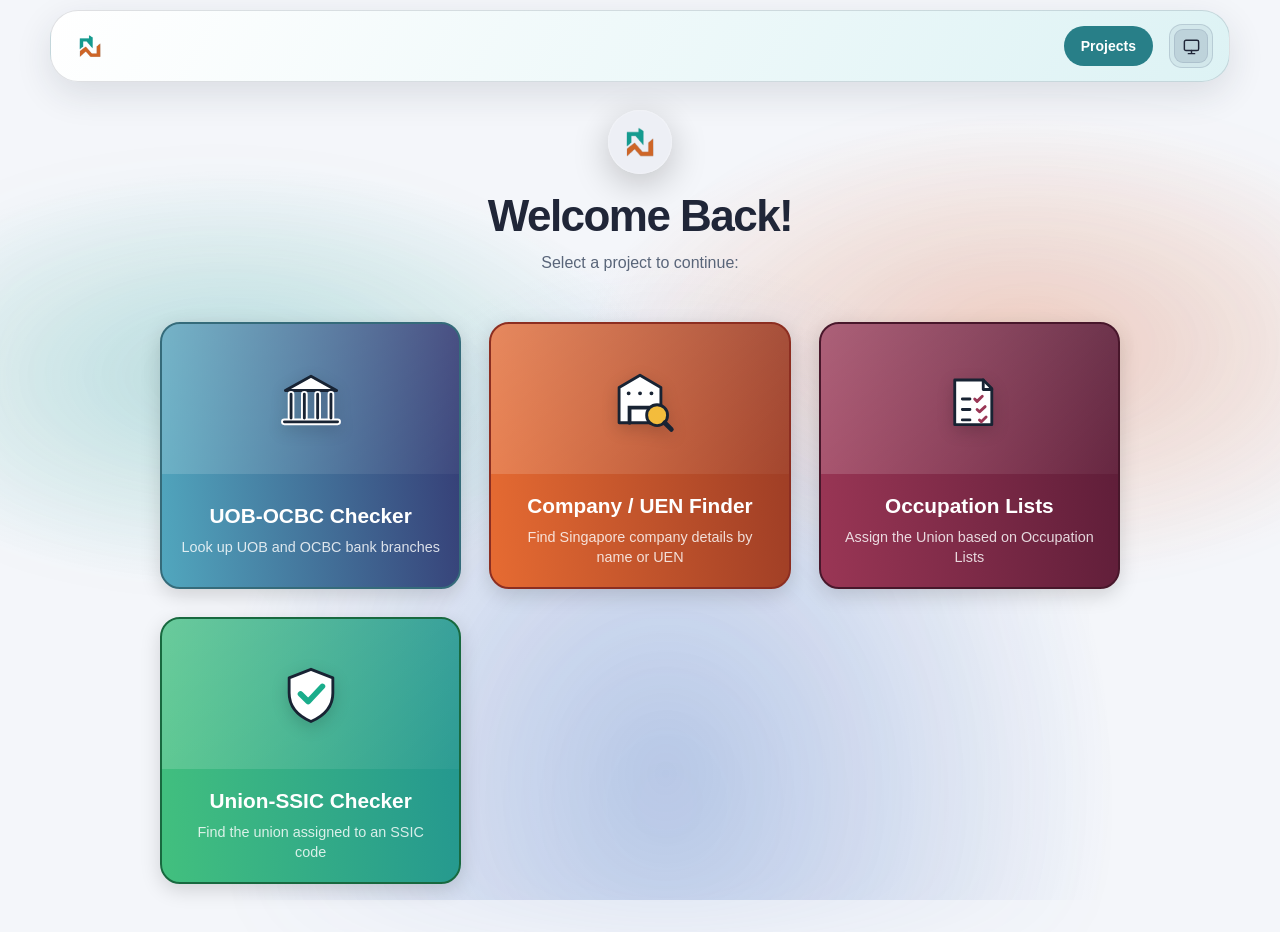
<file: index.html>
<!doctype html>
<html lang="en">

<head>
    <meta charset="utf-8">
    <meta name="viewport" content="width=device-width, initial-scale=1">
    <meta name="theme-color" content="#121521">
    <meta name="description" content="A collection of useful web apps by NRFZ.">
    <title>Projects | Works by NRFZ</title>
    <link rel="icon" href="./assets/img/core-img/logo.png" type="image/png">
    <script src="./assets/theme.js"></script>

    <style>
        :root {
            color-scheme: dark;
            --background: #121521;
            --surface: #1a1d30;
            --text: #f7f7fb;
            --muted: #c1c4d0;
        }

        * {
            box-sizing: border-box;
        }

        body {
            min-width: 320px;
            height: 100vh;
            height: 100svh;
            margin: 0;
            display: flex;
            flex-direction: column;
            overflow: auto;
            background:
                radial-gradient(ellipse at 19% 42%, rgba(21, 153, 144, .2), transparent 26rem),
                radial-gradient(ellipse at 79% 39%, rgba(219, 91, 36, .2), transparent 27rem),
                radial-gradient(ellipse at 52% 86%, rgba(53, 100, 190, .24), transparent 28rem),
                var(--background);
            color: var(--text);
            font-family: Onest, Inter, "Segoe UI", Arial, sans-serif;
        }

        body::before {
            position: fixed;
            z-index: -1;
            inset: -40px;
            background:
                radial-gradient(ellipse at 19% 42%, rgba(21, 153, 144, .28), transparent 26rem),
                radial-gradient(ellipse at 79% 39%, rgba(219, 91, 36, .26), transparent 27rem),
                radial-gradient(ellipse at 52% 86%, rgba(53, 100, 190, .3), transparent 28rem);
            content: "";
            filter: blur(34px);
            opacity: .7;
        }

        a {
            color: inherit;
        }

        .site-header {
            width: min(1180px, calc(100% - 48px));
            min-height: 72px;
            margin: 10px auto 0;
            padding: 10px 16px 10px 22px;
            display: flex;
            align-items: center;
            justify-content: space-between;
            gap: 24px;
            border: 1px solid rgba(255, 255, 255, .1);
            border-radius: 28px;
            background: rgba(26, 29, 48, .94);
            box-shadow: 0 12px 36px rgba(0, 0, 0, .18);
        }

        .brand {
            display: inline-flex;
            align-items: center;
            border-radius: 12px;
        }

        .brand img {
            display: block;
            width: 34px;
            height: 34px;
            object-fit: contain;
        }

        .nav {
            display: flex;
            align-items: center;
            gap: 8px;
        }

        .nav a {
            padding: 12px 17px;
            border-radius: 24px;
            color: var(--muted);
            font-size: 14px;
            font-weight: 650;
            text-decoration: none;
            transition: color .2s ease, background-color .2s ease;
        }

        .nav a:hover,
        .nav a:focus-visible {
            color: var(--text);
            background: rgba(255, 255, 255, .1);
        }

        .nav a[aria-current="page"] {
            color: #fff;
            background: #287f88;
        }

        main {
            width: min(1040px, calc(100% - 40px));
            min-height: 0;
            flex: 1;
            margin: 0 auto;
            padding: 28px 0;
            display: flex;
            flex-direction: column;
        }

        .intro {
            margin-bottom: 50px;
            text-align: center;
        }

        .intro img {
            width: 64px;
            height: 64px;
            margin-bottom: 13px;
            padding: 9px;
            border: 1px solid rgba(255, 255, 255, .2);
            border-radius: 50%;
            background: rgba(236, 238, 245, .92);
            object-fit: contain;
            box-shadow: 0 10px 36px rgba(0, 0, 0, .22);
        }

        .secret-trigger {
            padding: 0;
            border: 0;
            border-radius: 50%;
            background: transparent;
            cursor: pointer;
        }

        .secret-trigger:focus-visible {
            outline: 3px solid #fff;
            outline-offset: 5px;
        }

        h1 {
            margin: 0;
            font-size: clamp(34px, 5vw, 44px);
            letter-spacing: -.035em;
            line-height: 1.15;
        }

        .intro p {
            margin: 12px 0 0;
            color: var(--muted);
            font-size: 16px;
        }

        .project-grid {
            width: 100%;
            max-width: 560px;
            margin: 0 auto;
            display: flex;
            flex-direction: column;
            gap: 20px;
            padding-bottom: 3em;
        }

        .project-card {
            min-height: 120px;
            overflow: hidden;
            display: flex;
            flex-direction: row;
            align-items: stretch;
            border: 2px solid var(--card-border);
            border-radius: 20px;
            background: linear-gradient(84deg, var(--card-color) 0%, var(--card-shadow) 100%);
            color: var(--text);
            text-decoration: none;
            box-shadow: 0 6px 20px rgba(0, 0, 0, .15);
            transition: transform .3s ease, box-shadow .3s ease;
            -webkit-tap-highlight-color: transparent;
        }

        .project-card:active {
            transform: scale(.96);
            transition: transform .1s ease;
        }

        .project-card[hidden] {
            display: none;
        }

        .project-card:focus-visible {
            transform: translateY(-5px);
        }

        @media (hover: hover) {
            .project-card:hover {
                transform: translateY(-5px);
            }
        }

        .project-card:focus-visible,
        .brand:focus-visible,
        .nav a:focus-visible {
            outline: 3px solid #fff;
            outline-offset: 4px;
        }

        .card-art {
            order: 1;
            width: 45%;
            flex-shrink: 0;
            display: grid;
            place-items: center;
            background: linear-gradient(135deg, rgba(255, 255, 255, .22), rgba(255, 255, 255, .04));
        }

        .card-art svg {
            width: 64px;
            height: 64px;
            filter: drop-shadow(0 5px 8px rgba(0, 0, 0, .16));
        }

        .card-copy {
            order: 0;
            flex: 1;
            min-width: 0;
            padding: 20px 18px;
            display: flex;
            flex-direction: column;
            justify-content: center;
        }

        .card-copy h2 {
            margin: 0 0 8px;
            font-size: 1.2rem;
            font-weight: 700;
            line-height: 1.2;
            color: #fff;
        }

        .card-copy p {
            margin: 0;
            color: rgba(255, 255, 255, .82);
            font-size: .82rem;
            font-weight: 500;
            line-height: 1.4;
        }

        .bank {
            --card-color: #51a7be;
            --card-shadow: #353c75;
            --card-border: #356b7a;
        }

        .company {
            --card-color: #e66b32;
            --card-shadow: #9c3c25;
            --card-border: #8c2e21;
        }

        .occupation {
            --card-color: #9a3655;
            --card-shadow: #5d1d38;
            --card-border: #48172b;
        }

        .union {
            --card-color: #42c07e;
            --card-shadow: #239690;
            --card-border: #18693f;
        }

        .arrears {
            --card-color: #7667d8;
            --card-shadow: #483c9b;
            --card-border: #3a307f;
        }

        .leave {
            --card-color: #e45f83;
            --card-shadow: #a9365b;
            --card-border: #8c2c4a;
        }

        @media (min-width: 769px) {
            .project-grid {
                max-width: 960px;
                display: grid;
                grid-template-columns: repeat(3, minmax(0, 1fr));
                gap: 28px;
            }

            .project-card {
                flex-direction: column;
                min-height: 260px;
            }

            .card-art {
                order: -1;
                width: 100%;
                height: 150px;
            }

            .card-art svg {
                width: 76px;
                height: 76px;
            }

            .card-copy {
                align-items: center;
                text-align: center;
            }

            .card-copy h2 {
                font-size: 1.3rem;
            }

            .card-copy p {
                font-size: .9rem;
            }
        }

        @media (max-width: 768px) {
            main {
                width: calc(100% - 32px);
            }

            .site-header {
                width: calc(100% - 28px);
                min-height: 64px;
                padding: 8px 10px 8px 16px;
                border-radius: 23px;
            }

            .brand img {
                width: 30px;
                height: 30px;
            }

            .nav {
                gap: 2px;
            }

            .nav a {
                padding: 10px 12px;
                font-size: 13px;
            }

            main {
                padding: 14px 0;
            }

            .intro {
                margin-bottom: 28px;
            }

            .intro img {
                width: 56px;
                height: 56px;
                margin-bottom: 10px;
                padding: 8px;
            }

            h1 {
                font-size: clamp(28px, 7vw, 34px);
            }

            .intro p {
                margin-top: 7px;
                font-size: 14px;
            }

            .project-grid {
                gap: 16px;
            }

            .project-card {
                min-height: 160px;
            }
        }

        @media (max-height: 600px) and (min-width: 769px) {
            main {
                padding-top: 10px;
                padding-bottom: 10px;
            }

            .intro {
                margin-bottom: 14px;
            }

            .intro img {
                width: 44px;
                height: 44px;
                margin-bottom: 6px;
            }

        }

        @media (prefers-reduced-motion: reduce) {

            *,
            *::before,
            *::after {
                scroll-behavior: auto !important;
                transition-duration: .01ms !important;
            }
        }
    </style>
</head>

<body id="top">
    <header class="site-header">
        <a class="brand" href="https://nurafianzulkifli.com" aria-label="Works by NRFZ home">
            <img src="./assets/img/core-img/logo.png" alt="">
        </a>
        <nav class="nav" aria-label="Main navigation">
            <!-- <a href="https://nurafianzulkifli.com">Home</a> -->
            <a href="#" aria-current="page">Projects</a>
        </nav>
    </header>

    <main>
        <section class="intro" aria-labelledby="page-title">
            <button class="secret-trigger" id="secret-trigger" type="button" aria-label="Logo">
                <img src="./assets/img/core-img/logo.png" alt="">
            </button>
            <h1 id="page-title">Welcome Back!</h1>
            <p>Select a project to continue:</p>
        </section>

        <section class="project-grid" aria-label="Projects">
            <a class="project-card bank" href="uob-ocbc-checker/">
                <span class="card-art" aria-hidden="true">
                    <svg viewBox="0 0 80 80" fill="none" xmlns="http://www.w3.org/2000/svg">
                        <path d="M13 31 40 16l27 15H13Z" fill="#fff" stroke="#182333" stroke-width="3"
                            stroke-linejoin="round" />
                        <path d="M19 35v25m14-25v25m14-25v25m14-25v25M12 64h56" stroke="#fff" stroke-width="7"
                            stroke-linecap="round" />
                        <path d="M19 35v25m14-25v25m14-25v25m14-25v25M12 64h56" stroke="#182333" stroke-width="3"
                            stroke-linecap="round" />
                    </svg>
                </span>
                <span class="card-copy">
                    <h2>UOB-OCBC Checker</h2>
                    <p>Look up UOB and OCBC bank branches</p>
                </span>
            </a>

            <a class="project-card company" href="company-uen-finder/">
                <span class="card-art" aria-hidden="true">
                    <svg viewBox="0 0 80 80" fill="none" xmlns="http://www.w3.org/2000/svg">
                        <path d="M18 65V28l22-13 22 13v37H18Z" fill="#fff" stroke="#182333" stroke-width="3"
                            stroke-linejoin="round" />
                        <path d="M29 65V49h22v16M28 34h.1M40 34h.1M52 34h.1" stroke="#182333" stroke-width="4"
                            stroke-linecap="round" />
                        <circle cx="58" cy="57" r="11" fill="#f3bc3c" stroke="#182333" stroke-width="3" />
                        <path d="m66 65 7 7" stroke="#182333" stroke-width="5" stroke-linecap="round" />
                    </svg>
                </span>
                <span class="card-copy">
                    <h2>Company / UEN Finder</h2>
                    <p>Find Singapore company details by name or UEN</p>
                </span>
            </a>

            <a class="project-card occupation" href="occupation-lists/">
                <span class="card-art" aria-hidden="true">
                    <svg viewBox="0 0 80 80" fill="none" xmlns="http://www.w3.org/2000/svg">
                        <path d="M25 20h30l9 9v38H25V20Z" fill="#fff" stroke="#182333" stroke-width="3"
                            stroke-linejoin="round" />
                        <path d="M55 20v10h9M33 40h8m-8 11h8m-8 11h8" stroke="#182333" stroke-width="3"
                            stroke-linecap="round" stroke-linejoin="round" />
                        <path d="m46 40 2.5 2.5L54 37m-5.5 14 2.5 2.5L57 48m-6 14 2 2 5-5" stroke="#9a3655"
                            stroke-width="3" stroke-linecap="round" stroke-linejoin="round" />
                    </svg>
                </span>
                <span class="card-copy">
                    <h2>Occupation Lists</h2>
                    <p>Assign the Union based on Occupation Lists</p>
                </span>
            </a>

            <a class="project-card union" href="union-ssic-checker/">
                <span class="card-art" aria-hidden="true">
                    <svg viewBox="0 0 80 80" fill="none" xmlns="http://www.w3.org/2000/svg">
                        <path d="M40 14 63 23v16c0 15-9 24-23 30-14-6-23-15-23-30V23l23-9Z" fill="#fff" stroke="#182333"
                            stroke-width="3" stroke-linejoin="round" />
                        <path d="m29 40 8 8 15-16" stroke="#1aad8b" stroke-width="6" stroke-linecap="round"
                            stroke-linejoin="round" />
                    </svg>
                </span>
                <span class="card-copy">
                    <h2>Union-SSIC Checker</h2>
                    <p>Find the union assigned to an SSIC code</p>
                </span>
            </a>

            <a class="project-card arrears secret-project" href="arrears-tracking/" hidden>
                <span class="card-art" aria-hidden="true">
                    <svg viewBox="0 0 80 80" fill="none" xmlns="http://www.w3.org/2000/svg">
                        <path d="M23 14h28l10 10v42H23V14Z" fill="#fff" stroke="#182333" stroke-width="3"
                            stroke-linejoin="round" />
                        <path d="M51 14v12h10M31 37h22M31 46h22M31 55h14" stroke="#7667d8" stroke-width="4"
                            stroke-linecap="round" />
                    </svg>
                </span>
                <span class="card-copy">
                    <h2>Arrears Tracker</h2>
                    <p>Track arrears records and NFC payments</p>
                </span>
            </a>

            <a class="project-card leave secret-project" href="leave-tracking/" hidden>
                <span class="card-art" aria-hidden="true">
                    <svg viewBox="0 0 80 80" fill="none" xmlns="http://www.w3.org/2000/svg">
                        <rect x="15" y="20" width="50" height="46" rx="6" fill="#fff" stroke="#182333"
                            stroke-width="3" />
                        <path d="M15 31h50" stroke="#182333" stroke-width="3" />
                        <path d="M27 15v11M53 15v11" stroke="#182333" stroke-width="5" stroke-linecap="round" />
                        <path d="M25 42h7M39 42h7M53 42h1M25 53h7" stroke="#e45f83" stroke-width="4"
                            stroke-linecap="round" />
                        <path d="m43 54 4 4 8-9" stroke="#e45f83" stroke-width="4" stroke-linecap="round"
                            stroke-linejoin="round" />
                    </svg>
                </span>
                <span class="card-copy">
                    <h2>Leave Tracker</h2>
                    <p>Track leave records</p>
                </span>
            </a>

            <!-- <a class="project-card bank secret-project" href="daily-report/" hidden>
                <span class="card-art" aria-hidden="true">
                    <svg viewBox="0 0 80 80" fill="none" xmlns="http://www.w3.org/2000/svg">
                        <path d="M23 14h28l10 10v42H23V14Z" fill="#fff" stroke="#182333" stroke-width="3"
                            stroke-linejoin="round" />
                        <path d="M51 14v12h10M31 37h22M31 46h22M31 55h14" stroke="#7667d8" stroke-width="4"
                            stroke-linecap="round" />
                    </svg>
                </span>
                <span class="card-copy">
                    <h2>Daily Report</h2>
                    <p>Daily Report for work done</p>
                </span>
            </a> -->

        </section>
    </main>
    <script>
        const secretTrigger = document.getElementById('secret-trigger');
        const secretProjects = document.querySelectorAll('.secret-project');
        let logoPressCount = 0;
        let pressResetTimer;

        secretTrigger.addEventListener('click', () => {
            logoPressCount += 1;
            clearTimeout(pressResetTimer);

            if (logoPressCount === 3) {
                secretProjects.forEach((project) => {
                    project.hidden = false;
                });
                logoPressCount = 0;
                return;
            }

            pressResetTimer = setTimeout(() => {
                logoPressCount = 0;
            }, 1200);
        });
    </script>
</body>

</html>
</file>
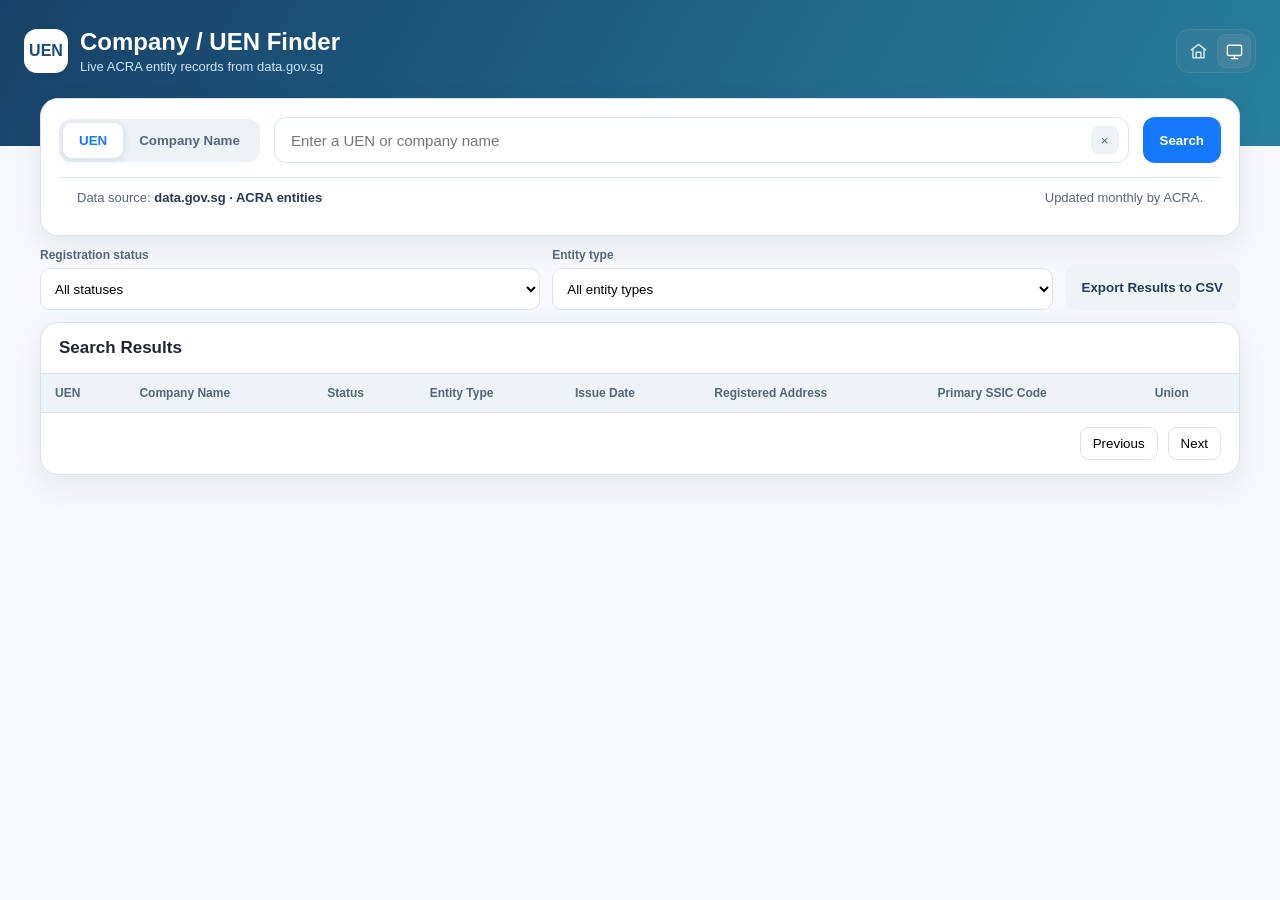
<file: company-uen-finder/index.html>
<!doctype html>
<html lang="en">

<head>
  <meta charset="utf-8" />
  <meta name="viewport" content="width=device-width, initial-scale=1" />
  <title>Company / UEN Finder V4</title>
  <link rel="icon" href="../assets/img/core-img/logo.png" type="image/png">
  <script src="../assets/theme.js"></script>
  <script src="../union-ssic-checker/union-ssic-data.js"></script>


  <style>
    :root {
      --navy: #102a43;
      --blue: #1677ff;
      --blue2: #eaf3ff;
      --ink: #243b53;
      --muted: #6b7c93;
      --line: #d9e2ec;
      --bg: #f6f8fb;
      --ok: #0f8a5f;
      --danger: #c0392b;
      --card: #fff;
      --shadow: 0 10px 30px rgba(16, 42, 67, .08)
    }

    :root[data-theme="dark"] .match, :root[data-theme="dark"] .pill, :root[data-theme="dark"] table {
    background: #334457;
    color: #fefefe;
}

    * {
      box-sizing: border-box
    }

    body {
      margin: 0;
      font-family: Inter, Segoe UI, Arial, sans-serif;
      color: var(--ink);
      background: var(--bg)
    }

    .top {
      background: linear-gradient(120deg, #102a43, #174d7c);
      color: white;
      padding: 28px 24px 72px
    }

    .top-inner,
    .wrap {
      max-width: 1240px;
      margin: auto
    }

    .brand {
      display: flex;
      align-items: center;
      gap: 12px
    }

    .logo {
      width: 44px;
      height: 44px;
      border-radius: 13px;
      background: #fff;
      color: #174d7c;
      display: grid;
      place-items: center;
      font-weight: 900
    }

    .brand h1 {
      font-size: 24px;
      margin: 0
    }

    .brand p {
      margin: 3px 0 0;
      color: #cfe4f8;
      font-size: 13px
    }

    .wrap {
      margin-top: -48px;
      padding: 0 20px 40px
    }

    .card {
      background: var(--card);
          border: 1px solid var(--line);
      border-radius: 18px;
      box-shadow: var(--shadow)
    }

    .toolbar {
      padding: 18px;
      display: grid;
      grid-template-columns: auto 1fr auto;
      gap: 14px;
      align-items: center
    }

    .toggle {
      display: inline-flex;
      background: #edf2f7;
      padding: 4px;
      border-radius: 12px
    }

    .toggle button {
      border: 0;
      background: transparent;
      padding: 10px 16px;
      border-radius: 9px;
      color: var(--muted);
      font-weight: 700;
      cursor: pointer
    }

    .toggle button.active {
      background: #fff;
      color: var(--blue);
      box-shadow: 0 2px 8px rgba(16, 42, 67, .12)
    }

    .searchbar {
      position: relative
    }

    .searchbar input {
      width: 100%;
      height: 46px;
      border: 1px solid var(--line);
      border-radius: 12px;
      padding: 0 42px 0 16px;
      font-size: 15px;
      outline: none
    }

    .searchbar input:focus {
      border-color: var(--blue);
      box-shadow: 0 0 0 3px rgba(22, 119, 255, .12)
    }

    .clear {
      position: absolute;
      right: 10px;
      top: 9px;
      border: 0;
      background: #edf2f7;
      border-radius: 8px;
      width: 28px;
      height: 28px;
      cursor: pointer;
      color: #52667a
    }

    .btn {
      height: 46px;
      border: 0;
      border-radius: 12px;
      padding: 0 17px;
      font-weight: 800;
      cursor: pointer
    }

    .btn-primary {
      background: var(--blue);
      color: white
    }

    .btn-secondary {
      background: #eef3f8;
      color: var(--ink)
    }

    .icon-actions {
      display: flex;
      gap: 8px
    }

    .icon-btn {
      width: 46px;
      padding: 0;
      display: inline-grid;
      place-items: center
    }

    .icon-btn svg {
      width: 21px;
      height: 21px;
      fill: none;
      stroke: currentColor;
      stroke-width: 2;
      stroke-linecap: round;
      stroke-linejoin: round
    }

    .icon-btn-danger {
      color: var(--danger);
      background: #fff0ee
    }

    .icon-btn:focus-visible {
      outline: 3px solid rgba(22, 119, 255, .3);
      outline-offset: 2px
    }

    .file-note {
      display: flex;
      justify-content: space-between;
      gap: 12px;
      align-items: center;
      padding: 12px 18px;
      border-top: 1px solid var(--line);
      font-size: 13px;
      color: var(--muted)
    }

    .file-name {
      font-weight: 700;
      color: var(--ink)
    }

    .source-row {
      display: flex;
      align-items: center;
      gap: 12px;
      margin: 12px 0;
      color: var(--muted);
      font-size: 13px
    }

    .source-row .toggle button {
      padding: 8px 12px
    }

    .drop {
      margin-top: 18px;
      padding: 38px 24px;
      text-align: center;
      border: 2px dashed #9fb3c8;
      border-radius: 18px;
      background: #fbfdff;
      cursor: pointer
    }

    .drop.drag {
      border-color: var(--blue);
      background: var(--blue2)
    }

    .drop .icon {
      font-size: 38px
    }

    .drop h2 {
      margin: 8px 0 6px
    }

    .drop p {
      margin: 0;
      color: var(--muted)
    }

    .status {
      display: none;
      margin-top: 18px;
      padding: 14px 16px;
      border-radius: 12px;
      background: #eef6ff;
      color: #174d7c
    }

    .status.error {
      background: #fff0ee;
      color: var(--danger)
    }

    .summary {
      display: none;
      margin: 18px 0 12px;
      grid-template-columns: repeat(3, 1fr);
      gap: 12px
    }

    .metric {
      padding: 14px 16px
    }

    .metric span {
      display: block;
      color: var(--muted);
      font-size: 12px
    }

    .metric b {
      font-size: 20px;
      color: var(--navy)
    }

    .results {
      display: none;
      overflow: hidden
    }

    .results-head {
      padding: 15px 18px;
      display: flex;
      justify-content: space-between;
      align-items: center;
      border-bottom: 1px solid var(--line)
    }

    .results-head h2 {
      font-size: 17px;
      margin: 0
    }

    .count {
      font-size: 13px;
      color: var(--muted)
    }

    .table-wrap {
      overflow: auto;
      max-height: 62vh
    }

    table {
      width: 100%;
      border-collapse: collapse;
      min-width: 1050px
    }

    th {
      position: sticky;
      top: 0;
      background: #edf3f8;
      color: #52667a;
      text-align: left;
      font-size: 12px;
      padding: 12px 14px;
      border-bottom: 1px solid var(--line);
      z-index: 1
    }

    td {
      padding: 13px 14px;
      border-bottom: 1px solid #edf1f5;
      font-size: 13px;
      vertical-align: top
    }

    .company {
      font-weight: 750;
      color: var(--navy)
    }

    .uen {
      font-family: Consolas, monospace;
      font-weight: 700
    }

    .badge {
      display: inline-block;
      padding: 5px 9px;
      border-radius: 999px;
      font-size: 11px;
      font-weight: 800
    }

    .registered {
      background: #e7f8f1;
      color: var(--ok)
    }

    .deregistered {
      background: #fff0ee;
      color: var(--danger)
    }

    .na {
      color: #9aa9b7
    }

    .pager {
      padding: 14px 18px;
      display: flex;
      align-items: center;
      justify-content: flex-end;
      gap: 10px
    }

    .pager button {
      border: 1px solid var(--line);
      background: #fff;
      border-radius: 9px;
      padding: 8px 12px;
      cursor: pointer
    }

    .pager button:disabled {
      opacity: .45;
      cursor: not-allowed
    }

    .empty {
      padding: 42px;
      text-align: center;
      color: var(--muted)
    }

    @media(max-width:800px) {
      .toolbar {
        grid-template-columns: 1fr
      }

      .toggle {
        width: 100%
      }

      .toggle button {
        flex: 1
      }

      .summary {
        grid-template-columns: 1fr
      }

      .file-note {
        align-items: flex-start;
        flex-direction: column
      }

      .top {
        padding-bottom: 64px
      }
    }

    .controls {
      display: none;
      margin: 12px 0;
      grid-template-columns: 1fr 1fr auto;
      gap: 12px;
      align-items: end
    }

    .control label {
      display: block;
      font-size: 12px;
      font-weight: 800;
      color: var(--muted);
      margin: 0 0 6px
    }

    .control select {
      width: 100%;
      height: 42px;
      border: 1px solid var(--line);
      border-radius: 10px;
      background: #fff;
      padding: 0 10px
    }

    .history {
      display: none;
      margin: 0 0 14px;
      gap: 8px;
      align-items: center;
      flex-wrap: wrap
    }

    .history strong {
      font-size: 12px;
      color: var(--muted)
    }

    .chip {
      border: 1px solid var(--line);
      background: #fff;
      border-radius: 999px;
      padding: 6px 10px;
      font-size: 12px;
      cursor: pointer
    }

    .modal {
      display: none;
      position: fixed;
      inset: 0;
      background: rgba(16, 42, 67, .55);
      z-index: 20;
      padding: 22px;
      align-items: center;
      justify-content: center
    }

    .modal.open {
      display: flex
    }

    .modal-card {
      background: #fff;
      border-radius: 18px;
      box-shadow: 0 18px 60px rgba(0, 0, 0, .25);
      width: min(760px, 100%);
      max-height: 88vh;
      overflow: auto;
      padding: 22px
    }

    .modal-card h2 {
      margin: 0 0 6px
    }

    .modal-card p {
      color: var(--muted);
      margin: 0 0 18px
    }

    .mapping-grid {
      display: grid;
      grid-template-columns: 1fr 1fr;
      gap: 14px
    }

    .mapping-grid label {
      font-size: 12px;
      font-weight: 800;
      color: var(--muted);
      display: block;
      margin-bottom: 5px
    }

    .mapping-grid select {
      width: 100%;
      height: 42px;
      border: 1px solid var(--line);
      border-radius: 10px;
      padding: 0 9px
    }

    .modal-actions {
      display: flex;
      justify-content: flex-end;
      gap: 9px;
      margin-top: 20px
    }

    .required {
      color: var(--danger)
    }

    @media(max-width:800px) {

      .controls,
      .mapping-grid {
        grid-template-columns: 1fr
      }
    }

    /* Dataset loading progress */
    .loading-overlay {
      position: fixed;
      inset: 0;
      background: rgba(16, 42, 67, .65);
      z-index: 99999;
      display: none;
      align-items: center;
      justify-content: center;
      padding: 20px
    }

    .loading-card {
      width: min(520px, 92vw);
      background: #fff;
      border-radius: 18px;
      padding: 28px;
      box-shadow: 0 20px 60px rgba(0, 0, 0, .25);
      text-align: center
    }

    .loading-title {
      font-size: 20px;
      font-weight: 800;
      color: var(--navy);
      margin-bottom: 18px
    }

    .progress-bar {
      height: 18px;
      background: #e5edf6;
      border-radius: 999px;
      overflow: hidden
    }

    .progress-fill {
      width: 0;
      height: 100%;
      background: linear-gradient(90deg, var(--blue), #4ea1ff);
      transition: width .18s linear
    }

    .search-progress {
      width: min(320px, 100%);
      margin: 0 auto
    }

    .search-progress .progress-bar {
      height: 8px
    }

    .search-progress .progress-fill {
      width: 0;
      transition: width .2s ease
    }

    @media (prefers-reduced-motion: reduce) {
      .search-progress .progress-fill {
        transition: none
      }
    }

    .progress-text {
      margin-top: 10px;
      font-weight: 800;
      color: #174d7c
    }

    .loading-note {
      margin-top: 10px;
      color: var(--muted);
      font-size: 13px;
      min-height: 18px
    }
  </style>
</head>

<body>
  <header class="top">
    <div class="top-inner">
      <div class="brand">
        <div class="logo">UEN</div>
        <div>
          <h1>Company / UEN Finder</h1>
          <p>Live ACRA entity records from data.gov.sg</p>
        </div>
      </div>
    </div>
  </header>
  <main class="wrap">
    <section class="card toolbar" id="toolbar">
      <div class="toggle" aria-label="Search type"><button class="active" data-mode="uen">UEN</button><button
          data-mode="name">Company Name</button></div>
      <div class="searchbar"><input id="search" type="search" placeholder="Enter a UEN or company name"
          autocomplete="off"><button class="clear" id="clear" title="Clear search" aria-label="Clear search">×</button>
      </div>
      <div class="icon-actions" aria-label="Dataset actions">
        <button class="btn btn-primary" id="apiSearchBtn" type="button">Search</button>
      </div>
      <div class="file-note" style="grid-column:1/-1">
        <div><span>Data source: </span><span class="file-name" id="fileName">data.gov.sg · ACRA entities</span></div>
        <div id="loadedAt">Updated monthly by ACRA.</div>
      </div>
    </section>

    <section class="controls" id="controls">
      <div class="control"><label for="statusFilter">Registration status</label><select id="statusFilter">
          <option value="registered">Registered only</option>
          <option value="all" selected>All statuses</option>
          <option value="deregistered">Deregistered only</option>
        </select></div>
      <div class="control"><label for="typeFilter">Entity type</label><select id="typeFilter">
          <option value="all">All entity types</option>
        </select></div>
      <button class="btn btn-secondary" id="exportBtn">Export Results to CSV</button>
    </section>
    <section class="history" id="history"><strong>Recent searches</strong><span id="historyChips"></span><button
        class="chip" id="clearHistory">Clear</button></section>

    <div class="status" id="status"></div>

    <section class="card results" id="results">
      <div class="results-head">
        <h2>Search Results</h2>
        <div class="count" id="resultCount"></div>
      </div>
      <div class="table-wrap">
        <table>
          <thead>
            <tr>
              <th>UEN</th>
              <th>Company Name</th>
              <th>Status</th>
              <th>Entity Type</th>
              <th>Issue Date</th>
              <th>Registered Address</th>
              <th>Primary SSIC Code</th>
              <th>Union</th>
            </tr>
          </thead>
          <tbody id="tbody"></tbody>
        </table>
        <div class="empty" id="empty" hidden>No matching entities found.</div>
      </div>
      <div class="pager"><span id="pageText"></span><button id="prev">Previous</button><button id="next">Next</button>
      </div>
    </section>
  </main>

  <script>
    (() => {
      const $ = s => document.querySelector(s), $$ = s => [...document.querySelectorAll(s)];
      const els = { apiSearchBtn: $('#apiSearchBtn'), status: $('#status'), search: $('#search'), clear: $('#clear'), fileName: $('#fileName'), loadedAt: $('#loadedAt'), tbody: $('#tbody'), empty: $('#empty'), resultCount: $('#resultCount'), pageText: $('#pageText'), prev: $('#prev'), next: $('#next'), statusFilter: $('#statusFilter'), typeFilter: $('#typeFilter'), exportBtn: $('#exportBtn'), history: $('#history'), historyChips: $('#historyChips'), clearHistory: $('#clearHistory') };
      const pageSize = 50;
      const ACRA_DATASET_ID = 'd_3f960c10fed6145404ca7b821f263b87';
      const ACRA_DETAIL_DATASETS = { A: 'd_8575e84912df3c28995b8e6e0e05205a', B: 'd_3a3807c023c61ddfba947dc069eb53f2', C: 'd_c0650f23e94c42e7a20921f4c5b75c24', D: 'd_acbc938ec77af18f94cecc4a7c9ec720', E: 'd_124a9bd407c7a25f8335b93b86e50fdd', F: 'd_4526d47d6714d3b052eed4a30b8b1ed6', G: 'd_b58303c68e9cf0d2ae93b73ffdbfbfa1', H: 'd_fa2ed456cf2b8597bb7e064b08fc3c7c', I: 'd_85518d970b8178975850457f60f1e738', J: 'd_478f45a9c541cbe679ca55d1cd2b970b', K: 'd_5573b0db0575db32190a2ad27919a7aa', L: 'd_a2141adf93ec2a3c2ec2837b78d6d46e', M: 'd_9af9317c646a1c881bb5591c91817cc6', N: 'd_67e99e6eabc4aad9b5d48663b579746a', O: 'd_5c4ef48b025fdfbc80056401f06e3df9', P: 'd_181005ca270b45408b4cdfc954980ca2', Q: 'd_4130f1d9d365d9f1633536e959f62bb7', R: 'd_2b8c54b2a490d2fa36b925289e5d9572', S: 'd_df7d2d661c0c11a7c367c9ee4bf896c1', T: 'd_72f37e5c5d192951ddc5513c2b134482', U: 'd_0cc5f52a1f298b916f317800251057f3', V: 'd_e97e8e7fc55b85a38babf66b0fa46b73', W: 'd_af2042c77ffaf0db5d75561ce9ef5688', X: 'd_1cd970d8351b42be4a308d628a6dd9d3', Y: 'd_31af23fdb79119ed185c256f03cb5773', Z: 'd_4e3db8955fdcda6f9944097bef3d2724', OTHERS: 'd_300ddc8da4e8f7bdc1bfc62d0d99e2e7' };
      const COMPANY_SUFFIXES = new Set(['the', 'pte', 'private', 'ltd', 'limited', 'company', 'co', 'inc', 'incorporated', 'corp', 'corporation', 'llc', 'plc', 'llp']);
      const BROAD_COMPANY_WORDS = new Set(['singapore', 'international', 'global', 'asia', 'asian', 'services', 'service', 'trading', 'holding', 'holdings', 'group', 'management', 'enterprise', 'enterprises', 'industries', 'industry', 'development', 'investment', 'investments', 'resources', 'resource', 'systems', 'solutions', 'technology', 'technologies', 'logistics', 'marketing', 'consultants', 'consulting', 'capital', 'ventures', 'partners', 'pacific', 'oriental']);
      let mode = 'uen', page = 1, currentPageSize = pageSize, apiRows = [], visibleRows = [], apiTotal = 0, apiRequest = null; const HISTORY_KEY = 'company-uen-history-v1';
      const primarySSICCache = new Map();
      let ssicRequest = null;
      try { indexedDB.deleteDatabase('company-uen-finder') } catch { }
      const norm = s => String(s ?? '').trim().toLowerCase().replace(/[\s_-]+/g, ' ');
      const clean = v => String(v ?? '').trim();
      const on = (el, event, handler) => { if (el) el.addEventListener(event, handler) };
      function hasInitialAmpersand(input) { return /(^|\s)\p{L}\s*&\s*\p{L}(?=\s|$)/u.test(input) }
      function nameSearchQuery(input) {
        const initialAmpersand = hasInitialAmpersand(input);
        const compactInitials = clean(input).replace(/(^|\s)(\p{L})\s*&\s*(\p{L})(?=\s|$)/gu, '$1$2$3');
        const words = compactInitials.replace(/[^\p{L}\p{N}\s]/gu, ' ').replace(/\s+/g, ' ').trim().split(' ');
        const usefulWords = words.filter(word => word && !COMPANY_SUFFIXES.has(word.toLowerCase()));
        const focusedWords = initialAmpersand ? usefulWords.filter(word => word.length > 2) : usefulWords;
        return (focusedWords.length ? focusedWords : usefulWords.length ? usefulWords : words).join(' ');
      }
      function nameSearchWord(words) {
        const specificWords = words.filter(word => word.length > 2 && !BROAD_COMPANY_WORDS.has(word.toLowerCase()));
        return (specificWords.length ? specificWords : words).reduce((best, word) => word.length > best.length ? word : best, '');
      }
      function normalizeCompanyName(input) { return clean(input).toLowerCase().replace(/[^\p{L}\p{N}]+/gu, ' ').replace(/\s+/g, ' ').trim() }
      function detectSearchMode(input) {
        const compact = clean(input).replace(/[\s-]/g, '');
        if (!compact) return mode;
        if (/^\d+$/.test(compact) || /^\d{8,9}[a-z]$/i.test(compact) || /^t\d{2}(?:ll|lp)?\d{4}[a-z]?$/i.test(compact)) return 'uen';
        return 'name';
      }
      function setMode(nextMode) {
        mode = nextMode;
        $$('.toggle button[data-mode]').forEach(button => button.classList.toggle('active', button.dataset.mode === mode));
        els.search.placeholder = mode === 'uen' ? 'Enter a UEN' : 'Enter a company name';
      }
      function setSearchProgress(percent, stage = '') {
        const progressBar = els.empty.querySelector('[role="progressbar"]');
        if (!progressBar) return;
        const progress = Math.max(0, Math.min(100, percent));
        progressBar.setAttribute('aria-valuenow', String(progress));
        progressBar.setAttribute('aria-valuetext', `${progress}% complete${stage ? `: ${stage}` : ''}`);
        progressBar.querySelector('.progress-fill').style.width = `${progress}%`;
        els.empty.querySelector('.progress-text').textContent = `${progress}%`;
      }
      async function loadPrimarySSIC(rows, onProgress = () => { }) {
        ssicRequest?.abort();
        const controller = new AbortController();
        ssicRequest = controller;
        const groups = new Map();
        for (const row of rows) {
          const uen = clean(row[0]).toUpperCase();
          if (primarySSICCache.has(uen)) continue;
          if (norm(row[7]) !== 'acra') { primarySSICCache.set(uen, ''); continue }
          const initial = normalizeCompanyName(row[1]).charAt(0).toUpperCase();
          const datasetId = ACRA_DETAIL_DATASETS[initial] || ACRA_DETAIL_DATASETS.OTHERS;
          if (!groups.has(datasetId)) groups.set(datasetId, []);
          groups.get(datasetId).push(row);
        }
        let failed = false;
        let completedGroups = 0;
        if (!groups.size) onProgress(1, 1);
        try {
          await Promise.all([...groups].map(async ([datasetId, groupedRows]) => {
            const expectedUens = new Set(groupedRows.map(row => clean(row[0]).toUpperCase()));
            const params = new URLSearchParams({ resource_id: datasetId, q: [...expectedUens].join(' '), limit: String(Math.max(100, expectedUens.size * 2)) });
            try {
              const response = await fetch(`https://data.gov.sg/api/action/datastore_search?${params}`, { signal: controller.signal });
              const payload = await response.json();
              if (!response.ok || !payload.success || !payload.result) throw new Error('The detailed ACRA response was invalid.');
              for (const record of payload.result.records) {
                const uen = clean(record.uen).toUpperCase();
                if (expectedUens.has(uen)) primarySSICCache.set(uen, norm(record.primary_ssic_code) === 'na' ? '' : clean(record.primary_ssic_code));
              }
              for (const uen of expectedUens) if (!primarySSICCache.has(uen)) primarySSICCache.set(uen, '');
            } catch (error) {
              if (error.name === 'AbortError') throw error;
              failed = true;
            } finally {
              if (ssicRequest === controller) onProgress(++completedGroups, groups.size);
            }
          }));
          for (const row of rows) row[6] = primarySSICCache.get(clean(row[0]).toUpperCase()) || '';
          return failed;
        } finally {
          if (ssicRequest === controller) ssicRequest = null;
        }
      }
      const originalTitle = document.title;
      function clearDoneNudge() { document.title = originalTitle }
      document.addEventListener('visibilitychange', () => { if (!document.hidden) clearDoneNudge() });
      window.addEventListener('focus', clearDoneNudge);
      function requestNudgePermission() {
        try { if ('Notification' in window && Notification.permission === 'default') Notification.requestPermission() } catch { }
      }
      function nudgeIfAway(message) {
        if (!document.hidden && document.hasFocus()) return;
        document.title = `✅ ${message} · ${originalTitle}`;
        try {
          if ('Notification' in window && Notification.permission === 'granted') {
            const notification = new Notification(originalTitle, { body: message, tag: 'uen-search-done' });
            notification.onclick = () => { window.focus(); notification.close() };
          }
        } catch { }
      }
      async function renderWithPrimarySSIC() {
        render();
        try {
          const failed = await loadPrimarySSIC([...visibleRows]);
          render();
          if (failed) showStatus('Some primary SSIC codes could not be retrieved.', true);
          nudgeIfAway(failed ? 'Search finished with some missing SSIC codes' : 'Your search is done');
        } catch (error) {
          if (error.name !== 'AbortError') {
            showStatus(error.message || 'Unable to retrieve primary SSIC codes.', true);
            nudgeIfAway('Search finished with an error');
          }
        }
      }
      function showStatus(msg, error = false) { els.status.textContent = msg; els.status.className = 'status' + (error ? ' error' : ''); els.status.style.display = 'block' }
      function hideStatus() { els.status.style.display = 'none' }
      function esc(v) { return clean(v).replace(/[&<>'"]/g, c => ({ '&': '&amp;', '<': '&lt;', '>': '&gt;', "'": '&#39;', '"': '&quot;' }[c])) }
      async function searchDataGov(requestedPage = 1) {
        const enteredQuery = clean(els.search.value);
        const nameWords = mode === 'name' ? nameSearchQuery(enteredQuery).split(' ').filter(Boolean) : [];
        const query = mode === 'name' ? nameSearchWord(nameWords) : enteredQuery.replace(/[^a-z\d]/gi, '');
        if (query.length < 2) { showStatus('Enter at least 2 letters or numbers to search data.gov.sg.', true); return }
        requestNudgePermission();
        apiRequest?.abort();
        ssicRequest?.abort();
        const controller = new AbortController();
        apiRequest = controller;
        currentPageSize = pageSize;
        page = requestedPage;
        apiRows = [];
        visibleRows = [];
        apiTotal = 0;
        els.empty.innerHTML = '<div class="search-progress"><div class="progress-bar" role="progressbar" aria-label="Loading search results" aria-valuemin="0" aria-valuemax="100" aria-valuenow="0"><div class="progress-fill"></div></div><div class="progress-text">0%</div></div>';
        ssicRequest = null;
        render();
        setSearchProgress(0, 'Searching the ACRA dataset');
        const requestLimit = mode === 'name' ? 10000 : currentPageSize;
        const requestOffset = mode === 'name' ? 0 : (page - 1) * currentPageSize;
        hideStatus();
        try {
          const requestResults = async (searchTerm, limit, offset) => {
            const params = new URLSearchParams({ resource_id: ACRA_DATASET_ID, q: searchTerm, limit: String(limit), offset: String(offset) });
            const response = await fetch(`https://data.gov.sg/api/action/datastore_search?${params}`, { signal: controller.signal });
            const payload = await response.json();
            if (!response.ok) {
              const apiMessage = payload.error?.query?.join(' ') || payload.error?.message;
              throw new Error(apiMessage ? `data.gov.sg: ${apiMessage}` : `data.gov.sg returned HTTP ${response.status}.`);
            }
            if (!payload.success || !payload.result) throw new Error(payload.error?.message || 'The data.gov.sg response was invalid.');
            return payload.result;
          };
          let result = await requestResults(query, requestLimit, requestOffset);
          if (mode === 'name') {
            while (result.records.length < Number(result.total)) {
              const nextResult = await requestResults(query, requestLimit, result.records.length);
              if (!nextResult.records.length) throw new Error('The data.gov.sg response did not return all matching records.');
              result.records.push(...nextResult.records);
            }
          }
          apiRows = result.records.map(row => [row.uen, row.entity_name, row.uen_status_desc, row.entity_type_desc, row.uen_issue_date, row.reg_street_name, '', row.issuance_agency_desc]);
          if (mode === 'name') {
            apiRows = apiRows.filter(row => {
              const normalizedName = normalizeCompanyName(row[1]);
              return nameWords.every(word => normalizedName.includes(normalizeCompanyName(word)));
            });
          }
          const selectedType = els.typeFilter.value;
          const types = [...new Set(apiRows.map(row => row[3]).filter(type => type && norm(type) !== 'na'))].sort((a, b) => a.localeCompare(b));
          els.typeFilter.innerHTML = '<option value="all">All entity types</option>' + types.map(type => `<option value="${esc(type)}">${esc(type)}</option>`).join('');
          els.typeFilter.value = types.includes(selectedType) ? selectedType : 'all';
          if (mode === 'name') {
            const normalizedQuery = normalizeCompanyName(enteredQuery);
            const queryWords = normalizedQuery.split(' ').filter(Boolean);
            apiRows.sort((a, b) => {
              const score = name => {
                const normalizedName = normalizeCompanyName(name);
                if (normalizedName === normalizedQuery) return 0;
                if (normalizedName.startsWith(normalizedQuery)) return 1;
                if (queryWords.every(word => normalizedName.includes(word))) return 2;
                if (normalizedName.includes(normalizedQuery)) return 3;
                return 4;
              };
              return score(a[1]) - score(b[1]) || normalizeCompanyName(a[1]).localeCompare(normalizeCompanyName(b[1]));
            });
          }
          apiTotal = mode === 'name' ? apiRows.length : Number(result.total) || 0;
          visibleRows = getResultView().rows;
          els.empty.textContent = 'No matching entities found.';
          hideStatus();
          renderWithPrimarySSIC();
        } catch (error) {
          if (error.name !== 'AbortError') {
            els.empty.textContent = 'Search failed.';
            render();
            showStatus(error.message || 'Unable to reach data.gov.sg. Check your connection and try again.', true);
            nudgeIfAway('Search failed');
          }
        } finally {
          if (apiRequest === controller) apiRequest = null;
        }
      }
      function saveHistory() { const q = clean(els.search.value); if (q.length < 2) return; let h = JSON.parse(localStorage.getItem(HISTORY_KEY) || '[]'); h = h.filter(x => !(x.q === q && x.mode === mode)); h.unshift({ q, mode }); h = h.slice(0, 8); localStorage.setItem(HISTORY_KEY, JSON.stringify(h)); renderHistory() }
      function renderHistory() { const h = JSON.parse(localStorage.getItem(HISTORY_KEY) || '[]'); els.history.style.display = h.length ? 'flex' : 'none'; els.historyChips.innerHTML = h.map((x, i) => `<button class="chip" data-history="${i}">${esc(x.mode === 'uen' ? 'UEN: ' : 'Name: ')}${esc(x.q)}</button>`).join(''); els.historyChips.querySelectorAll('[data-history]').forEach(b => b.onclick = () => { const x = h[Number(b.dataset.history)]; setMode(x.mode); els.search.value = x.q; searchDataGov(1) }) }
      function csvCell(v) { const x = String(v ?? ''); return /[",\n]/.test(x) ? '"' + x.replace(/"/g, '""') + '"' : x }
      function exportCSV() { if (!visibleRows.length) { showStatus('There are no matching results to export.', true); return } const rows = [['UEN', 'Company Name', 'Status', 'Entity Type', 'Issue Date', 'Registered Address', 'Primary SSIC Code', 'Union Code', 'Union Name', 'Issuance Agency'], ...visibleRows.map(r => [...r.slice(0, 7), unionMatches(r[6]).map(x => x.union).join('; '), unionMatches(r[6]).map(x => x.unionName).join('; '), r[7]])]; const blob = new Blob(['\ufeff' + rows.map(r => r.map(csvCell).join(',')).join('\r\n')], { type: 'text/csv;charset=utf-8' }); const a = document.createElement('a'); a.href = URL.createObjectURL(blob); a.download = 'company_uen_results_' + new Date().toISOString().slice(0, 10) + '.csv'; a.click(); setTimeout(() => URL.revokeObjectURL(a.href), 1000) }
      const unionMatches = ssic => window.findUnions(ssic);
      function unionCell(ssic) { const hits = unionMatches(ssic); return hits.length ? hits.map(x => `<span title="${esc(x.unionName || '')}">${esc(x.union)}</span>`).join(', ') : '<span class="na">na</span>' }
      function value(v) { return !v || norm(v) === 'na' ? '<span class="na">na</span>' : esc(v) }
      function getResultView() {
        const filteredRows = apiRows.filter(row => (els.statusFilter.value === 'all' || norm(row[2]) === els.statusFilter.value) && (els.typeFilter.value === 'all' || row[3] === els.typeFilter.value));
        const pages = Math.max(1, Math.ceil((mode === 'name' ? filteredRows.length : apiTotal) / pageSize));
        page = Math.min(page, pages);
        const rows = mode === 'name' ? filteredRows.slice((page - 1) * pageSize, page * pageSize) : filteredRows;
        return { filteredRows, pages, rows };
      }
      function render() {
        const { filteredRows, pages, rows } = getResultView();
        visibleRows = rows;
        els.tbody.innerHTML = visibleRows.map(r => `<tr><td class="uen">${value(r[0])}</td><td class="company">${value(r[1])}</td><td><span class="badge ${norm(r[2]) === 'registered' ? 'registered' : 'deregistered'}">${value(r[2])}</span></td><td>${value(r[3])}</td><td>${value(r[4])}</td><td>${value(r[5])}</td><td>${value(r[6])}</td><td>${unionCell(r[6])}</td></tr>`).join('');
        els.empty.hidden = visibleRows.length > 0;
        els.resultCount.textContent = `${visibleRows.length} shown on page · ${(mode === 'name' ? filteredRows.length : apiTotal).toLocaleString()} API matches`;
        els.pageText.textContent = `Page ${page} of ${pages}`;
        els.prev.disabled = page <= 1;
        els.next.disabled = page >= pages;
      }
      on(els.search, 'change', saveHistory);
      on(els.search, 'input', () => setMode(detectSearchMode(els.search.value)));
      on(els.search, 'keydown', e => { if (e.key === 'Enter') { saveHistory(); searchDataGov(1) } });
      on(els.clear, 'click', () => { els.search.value = ''; apiRows = []; apiTotal = 0; page = 1; els.empty.textContent = 'No matching entities found.'; render(); hideStatus(); els.search.focus() });
      $$('.toggle button[data-mode]').forEach(b => on(b, 'click', () => { setMode(b.dataset.mode); els.search.focus() }));
      on(els.apiSearchBtn, 'click', () => searchDataGov(1));
      on(els.statusFilter, 'change', renderWithPrimarySSIC);
      on(els.typeFilter, 'change', renderWithPrimarySSIC);
      on(els.exportBtn, 'click', exportCSV);
      on(els.clearHistory, 'click', () => { localStorage.removeItem(HISTORY_KEY); renderHistory() });
      on(els.prev, 'click', () => { if (page > 1) searchDataGov(page - 1) });
      on(els.next, 'click', () => { if (page * currentPageSize < apiTotal) searchDataGov(page + 1) });
      $('#controls').style.display = 'grid';
      $('#results').style.display = 'block';
      renderHistory();
    })();
  </script>

</body>

</html>
</file>
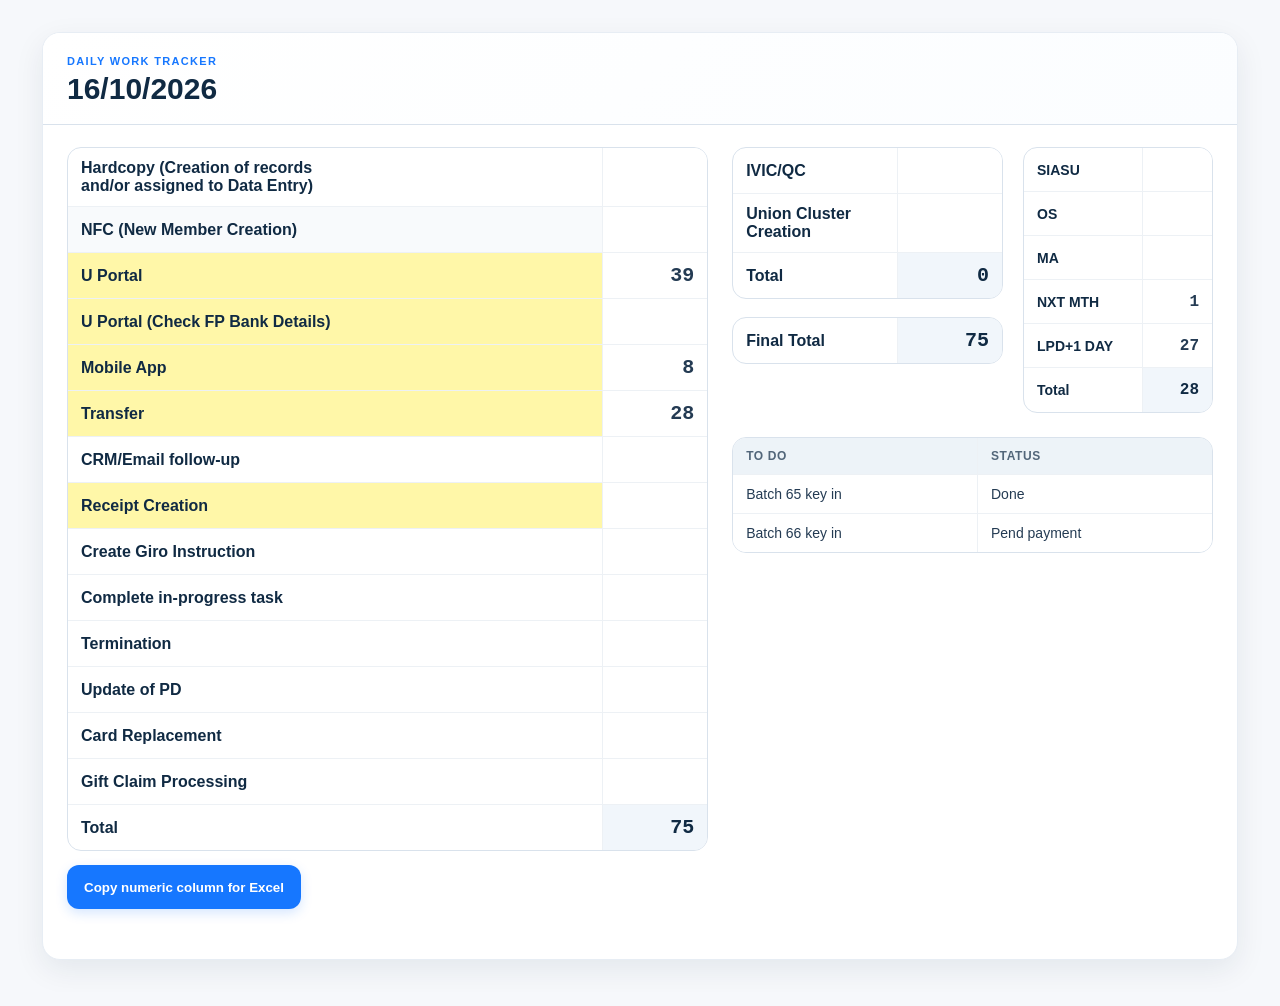
<file: daily-report/index.html>
<!doctype html><html lang="en"><head><meta charset="utf-8"><meta name="viewport" content="width=device-width,initial-scale=1"><title>Daily Work Tracker</title><style>
:root{--navy:#102a43;--blue:#1677ff;--blue2:#eaf3ff;--ink:#243b53;--muted:#6b7c93;--line:#d9e2ec;--bg:#f6f8fb;--ok:#0f8a5f;--card:#fff;--shadow:0 10px 30px rgba(16,42,67,.08);--yellow:#fff7a8}
*{box-sizing:border-box}body{font-family:Inter,Segoe UI,Arial,sans-serif;margin:0;background:var(--bg);color:var(--ink)}
.wrap{max-width:1240px;margin:32px auto;padding:0 22px}.card{background:var(--card);border:1px solid #e7edf4;border-radius:18px;box-shadow:var(--shadow);padding:24px;overflow:hidden}
.date{font-size:30px;font-weight:800;color:var(--navy);text-align:left;margin:-24px -24px 22px;padding:22px 24px 18px;border-bottom:1px solid var(--line);background:linear-gradient(135deg,#fff,#fbfdff)}
.date:before{content:'DAILY WORK TRACKER';display:block;font-size:11px;letter-spacing:.12em;color:var(--blue);margin-bottom:5px}
.grid{display:grid;grid-template-columns:1.2fr .9fr;gap:24px}.tbl{border-collapse:separate;border-spacing:0;width:100%;font-size:16px;border:1px solid var(--line);border-radius:14px;overflow:hidden;background:#fff}
.tbl td,.tbl th{border:0;border-bottom:1px solid #edf1f5;padding:11px 13px}.tbl tr:last-child td{border-bottom:0}.tbl td+td,.tbl th+th{border-left:1px solid #edf1f5}.tbl .label,.tbl .section{font-weight:750;color:var(--navy)}.tbl .section{background:#f8fafc}.tbl .hi{background:var(--yellow)}.tbl .num{width:105px;text-align:right;font:700 20px Consolas,monospace}.tbl .total{font-weight:850;color:var(--navy)}
.side{display:grid;grid-template-columns:1fr 190px;gap:20px;align-items:start}.small{font-size:14px}.small td{height:44px}.small .num{font-size:16px;width:70px}
.actions{display:flex;gap:10px;flex-wrap:wrap;margin:14px 0 0}.btn{height:44px;border:0;border-radius:12px;padding:0 17px;font-weight:800;cursor:pointer;transition:.15s}.btn:hover{transform:translateY(-1px)}.primary{background:var(--blue);color:#fff;box-shadow:0 4px 12px rgba(22,119,255,.18)}.secondary{background:#eef3f8;color:var(--ink)}
.status{font-size:13px;color:var(--ok);font-weight:700;min-height:18px;margin-top:8px}.todo{margin-top:24px}.todo th{text-align:left;background:#edf3f8;color:#52667a;font-size:12px;text-transform:uppercase;letter-spacing:.05em}.todo td{font-size:14px}.editable{background:#fff}.editable:focus{outline:3px solid #cfe2ff;outline-offset:-3px;background:#fbfdff}.calculated{background:#f1f6fb;font-weight:850;color:var(--navy)}
@media(max-width:900px){.grid,.side{grid-template-columns:1fr}.date{font-size:25px}.tbl{font-size:14px}.tbl .num{font-size:18px}}
</style></head><body><div class="wrap"><div class="card"><div class="date">16/10/2026</div><div class="grid">
<div><table class="tbl" id="main"><tbody>
<tr><td class="label">Hardcopy (Creation of records<br>and/or assigned to Data Entry)</td><td class="num editable" contenteditable="true"></td></tr>
<tr><td class="section">NFC (New Member Creation)</td><td class="num editable" contenteditable="true"></td></tr>
<tr><td class="label hi">U Portal</td><td class="num editable" contenteditable="true">39</td></tr>
<tr><td class="label hi">U Portal (Check FP Bank Details)</td><td class="num editable" contenteditable="true"></td></tr>
<tr><td class="label hi">Mobile App</td><td class="num editable" contenteditable="true">8</td></tr>
<tr><td class="label hi">Transfer</td><td class="num editable" contenteditable="true">28</td></tr>
<tr><td class="label">CRM/Email follow-up</td><td class="num editable" contenteditable="true"></td></tr>
<tr><td class="label hi">Receipt Creation</td><td class="num editable" contenteditable="true"></td></tr>
<tr><td class="label">Create Giro Instruction</td><td class="num editable" contenteditable="true"></td></tr>
<tr><td class="label">Complete in-progress task</td><td class="num editable" contenteditable="true"></td></tr>
<tr><td class="label">Termination</td><td class="num editable" contenteditable="true"></td></tr>
<tr><td class="label">Update of PD</td><td class="num editable" contenteditable="true"></td></tr>
<tr><td class="label">Card Replacement</td><td class="num editable" contenteditable="true"></td></tr>
<tr><td class="label">Gift Claim Processing</td><td class="num editable" contenteditable="true"></td></tr>
<tr><td class="total">Total</td><td class="num total calculated" id="mainTotal">75</td></tr>
</tbody></table><div class="actions"><button class="btn primary" onclick="copyMain()">Copy numeric column for Excel</button></div><div id="msg" class="status"></div></div>
<div><div class="side"><div><table class="tbl"><tbody><tr><td class="label">IVIC/QC</td><td class="num editable unionInput" contenteditable="true"></td></tr><tr><td class="label">Union Cluster Creation</td><td class="num editable unionInput" contenteditable="true"></td></tr><tr><td class="total">Total</td><td class="num calculated" id="unionTotal">0</td></tr></tbody></table><br><table class="tbl"><tbody><tr><td class="total">Final Total</td><td class="num total calculated" id="finalTotal">75</td></tr></tbody></table></div>
<div><table class="tbl small" id="second"><tbody><tr><td class="label">SIASU</td><td class="num editable sideInput" contenteditable="true"></td></tr><tr><td class="label">OS</td><td class="num editable sideInput" contenteditable="true"></td></tr><tr><td class="label">MA</td><td class="num editable sideInput" contenteditable="true"></td></tr><tr><td class="label">NXT MTH</td><td class="num editable sideInput" contenteditable="true">1</td></tr><tr><td class="label">LPD+1 DAY</td><td class="num editable sideInput" contenteditable="true">27</td></tr><tr><td class="total">Total</td><td class="num total calculated" id="sideTotal">28</td></tr></tbody></table></div></div>
<table class="tbl todo"><thead><tr><th>TO DO</th><th>Status</th></tr></thead><tbody><tr><td class="editable" contenteditable="true">Batch 65 key in</td><td class="editable" contenteditable="true">Done</td></tr><tr><td class="editable" contenteditable="true">Batch 66 key in</td><td class="editable" contenteditable="true">Pend payment</td></tr></tbody></table></div>
</div></div></div><script>
const msg=t=>{document.getElementById('msg').textContent=t;setTimeout(()=>document.getElementById('msg').textContent='',1800)};
async function cp(t){try{await navigator.clipboard.writeText(t);msg('Copied in Excel-ready vertical order.')}catch(e){const a=document.createElement('textarea');a.value=t;document.body.append(a);a.select();document.execCommand('copy');a.remove();msg('Copied in Excel-ready vertical order.')}}
function vals(id){return [...document.querySelectorAll('#'+id+' td.num')].map(x=>x.innerText.trim()).join('\n')}
function copyMain(){const cells=[...document.querySelectorAll('#main td.num')]; cp(cells.map(c=>c.innerText.trim()).join('\n'));}
function n(el){const v=parseFloat(el.innerText.replace(/,/g,''));return Number.isFinite(v)?v:0}
function show(v){return Number.isInteger(v)?String(v):String(Math.round(v*100)/100)}
function calculate(){
 const mainCells=[...document.querySelectorAll('#main td.num.editable')];
 // Exclude Hardcopy and the NFC heading row; total the operational rows U Portal through Gift Claim Processing.
 const main=mainCells.slice(2).reduce((a,c)=>a+n(c),0);
 document.getElementById('mainTotal').innerText=show(main);
 const union=[...document.querySelectorAll('.unionInput')].reduce((a,c)=>a+n(c),0);
 document.getElementById('unionTotal').innerText=show(union);
 document.getElementById('finalTotal').innerText=show(main+union);
 const side=[...document.querySelectorAll('.sideInput')].reduce((a,c)=>a+n(c),0);
 document.getElementById('sideTotal').innerText=show(side);
}
const STORAGE_KEY='nfcDailyTrackerDataV1';
function editableCells(){return [...document.querySelectorAll('[contenteditable="true"]')]}
function saveLocal(){
 const data=editableCells().map((el,i)=>({i,value:el.innerText}));
 localStorage.setItem(STORAGE_KEY,JSON.stringify(data));
}
function loadLocal(){
 try{
  const data=JSON.parse(localStorage.getItem(STORAGE_KEY)||'[]');
  const cells=editableCells();
  data.forEach(x=>{if(cells[x.i]) cells[x.i].innerText=x.value ?? ''});
 }catch(e){}
 calculate();
}
document.addEventListener('input',e=>{if(e.target.matches('[contenteditable="true"]')){calculate();saveLocal()}});
document.addEventListener('paste',e=>{if(e.target.matches('[contenteditable="true"]')) setTimeout(()=>{calculate();saveLocal()},0)});
loadLocal();
</script></body></html>
</file>
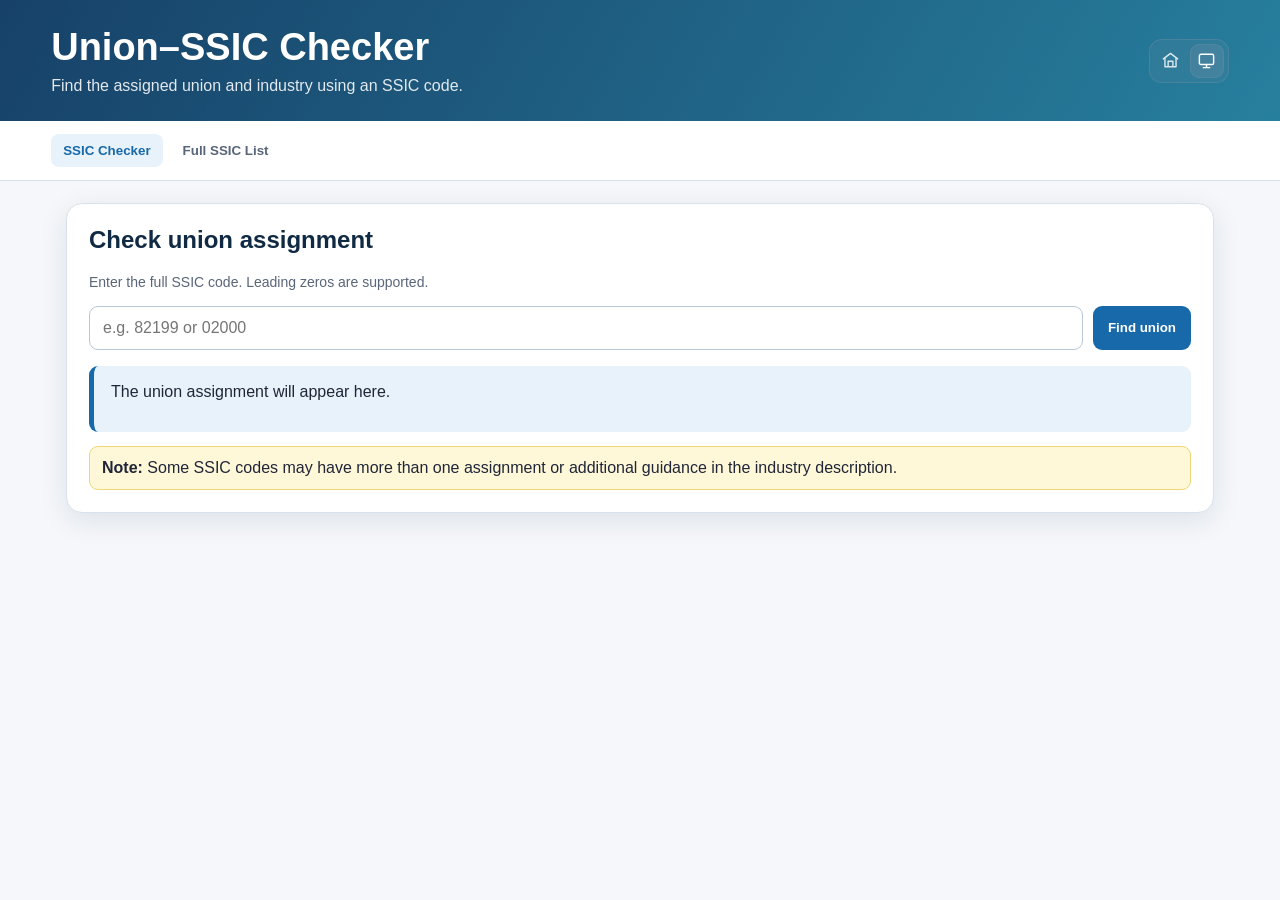
<file: union-ssic-checker/index.html>
<!doctype html>
<html lang="en">

<head>
    <meta charset="utf-8">
    <meta name="viewport" content="width=device-width,initial-scale=1">
    <title>Union–SSIC Checker</title>
    <link rel="icon" href="../assets/img/core-img/logo.png" type="image/png">
    <style>
        :root {
            --navy: #102a43;
            --blue: #1769aa;
            --pale: #e8f2fb;
            --bg: #f5f7fa;
            --card: #fff;
            --text: #243b53;
            --muted: #627d98;
            --line: #d9e2ec;
            --good: #16794b;
            --bad: #b42318;
            --gold: #f4c542;
            --shadow: 0 8px 28px rgba(16, 42, 67, .10)
        }

        * {
            box-sizing: border-box
        }

        body {
            margin: 0;
            font-family: Inter, Segoe UI, Arial, sans-serif;
            background: var(--bg);
            color: var(--text)
        }

        header {
            background: linear-gradient(120deg, var(--navy), var(--blue));
            color: #fff;
            padding: 26px clamp(18px, 4vw, 54px)
        }

        header h1 {
            margin: 0;
            font-size: clamp(25px, 4vw, 38px)
        }

        .top {
            max-width: 1180px;
            margin: 0 auto;
            display: flex;
            justify-content: space-between;
            align-items: center;
            gap: 15px
        }

        .actions {
            display: flex;
            gap: 8px;
            flex-wrap: wrap
        }

        header p {
            margin: 8px 0 0;
            opacity: .88
        }

        .nav {
            padding: 0 clamp(12px, 4vw, 54px);
            background: white;
            border-bottom: 1px solid var(--line);
            position: sticky;
            top: 0;
            z-index: 4
        }

        .nav-inner {
            max-width: 1180px;
            margin: 0 auto;
            display: flex;
            gap: 8px;
            overflow-x: auto;
            padding: 13px 0
        }

        .nav button {
            border: 0;
            background: transparent;
            padding: 9px 12px;
            border-radius: 8px;
            font-weight: 600;
            color: var(--muted);
            cursor: pointer;
            white-space: nowrap
        }

        .nav button.active {
            background: var(--pale);
            color: var(--blue)
        }

        main {
            max-width: 1180px;
            margin: 22px auto;
            padding: 0 16px 50px
        }

        .panel {
            display: none
        }

        .panel.active {
            display: block
        }

        .card {
            background: var(--card);
            border: 1px solid var(--line);
            border-radius: 16px;
            padding: 22px;
            box-shadow: var(--shadow)
        }

        h2 {
            margin-top: 0;
            color: var(--navy)
        }

        .hint,
        .count {
            color: var(--muted);
            font-size: 14px
        }

        .searchrow {
            display: grid;
            grid-template-columns: minmax(220px, 1fr) auto;
            gap: 10px;
            margin: 16px 0
        }

        .searchrow input,
        .toolbar input,
        .toolbar select {
            width: 100%;
            padding: 12px 13px;
            border: 1px solid #b8c8d8;
            border-radius: 9px;
            font: inherit;
            background: #fff
        }

        .searchrow input:focus,
        .toolbar input:focus {
            outline: 3px solid rgba(23, 105, 170, .15);
            border-color: var(--blue)
        }

        .btn {
            border: 0;
            border-radius: 9px;
            padding: 11px 15px;
            font-weight: 750;
            cursor: pointer;
            background: var(--blue);
            color: #fff
        }

        .btn.secondary {
            background: #e9eef3;
            color: var(--navy)
        }

        .btn.danger {
            background: #fff0ef;
            color: var(--bad);
            border: 1px solid #f7c8c4
        }

        .result {
            margin-top: 15px;
            border-left: 5px solid var(--blue);
            background: var(--pale);
            padding: 17px;
            border-radius: 9px;
            min-height: 66px
        }

        .result.error {
            border-color: var(--bad);
            background: #fff0ef
        }

        .match {
            background: white;
            border: 1px solid var(--line);
            border-radius: 12px;
            padding: 15px;
            margin-top: 10px
        }

        .union {
            font-size: 25px;
            font-weight: 900;
            color: var(--navy)
        }

        .unionname {
            font-weight: 700;
            margin-top: 3px
        }

        .meta {
            display: grid;
            grid-template-columns: 160px 1fr;
            gap: 10px;
            margin-top: 12px
        }

        .pill {
            background: white;
            border: 1px solid var(--line);
            border-radius: 9px;
            padding: 11px
        }

        .pill span {
            display: block;
            font-size: 11px;
            text-transform: uppercase;
            color: var(--muted);
            margin-bottom: 4px
        }

        .toolbar {
            display: grid;
            grid-template-columns: 1fr 220px auto auto;
            gap: 9px;
            align-items: center
        }

        .table-wrap {
            overflow: auto;
            max-height: 590px;
            border: 1px solid var(--line);
            border-radius: 10px;
            margin-top: 14px
        }

        table {
            width: 100%;
            border-collapse: collapse;
            background: white
        }

        th,
        td {
            padding: 10px 12px;
            border-bottom: 1px solid var(--line);
            text-align: left;
            vertical-align: top
        }

        th {
            position: sticky;
            top: 0;
            background: #edf4fa;
            color: var(--navy);
            z-index: 1
        }

        .code {
            font-weight: 850;
            white-space: nowrap
        }

        .notice {
            background: #fff8d8;
            border: 1px solid #ead777;
            padding: 12px;
            border-radius: 9px;
            margin-top: 14px
        }

        .toast {
            position: fixed;
            right: 18px;
            bottom: 18px;
            background: var(--navy);
            color: white;
            padding: 12px 16px;
            border-radius: 9px;
            display: none;
            box-shadow: var(--shadow);
            z-index: 8
        }

        @media(max-width:720px) {
            .toolbar {
                grid-template-columns: 1fr
            }

            .searchrow {
                grid-template-columns: 1fr
            }

            .meta {
                grid-template-columns: 1fr
            }

            .card {
                padding: 16px
            }
        }
    </style>
    <script src="../assets/theme.js"></script>
    <script src="../union-ssic-checker/union-ssic-data.js"></script>
</head>

<body>
    <header>
        <div class="top">
            <div>
                <h1>Union–SSIC Checker</h1>
                <p>Find the assigned union and industry using an SSIC code.</p>
            </div>
            <div class="actions"></div>
        </div>
    </header>
    <nav class="nav">
        <div class="nav-inner"><button class="active" data-tab="checker">SSIC Checker</button><button
                data-tab="list">Full SSIC List</button></div>
    </nav>
    <main>
        <section id="checker" class="panel active">
            <div class="card">
                <h2>Check union assignment</h2>
                <p class="hint">Enter the full SSIC code. Leading zeros are supported.</p>
                <div class="searchrow"><input id="ssicInput" inputmode="text" autocomplete="off"
                        placeholder="e.g. 82199 or 02000" maxlength="6"><button class="btn" onclick="lookup()">Find
                        union</button></div>
                <div id="result" class="result">The union assignment will appear here.</div>
                <div class="notice"><strong>Note:</strong> Some SSIC codes may have more than one assignment or
                    additional guidance in the industry description.</div>
            </div>
        </section>
        <section id="list" class="panel">
            <div class="card">
                <h2>Full SSIC<!--  --> List</h2>
                <p class="hint">Search by SSIC code, industry, union code, or union name.</p>
                <div class="toolbar"><input id="listFilter" placeholder="Search records" oninput="renderList()"><select
                        id="unionFilter" onchange="renderList()"></select><button class="btn secondary"
                        onclick="exportCSV()">Export CSV</button><label class="btn secondary"
                        style="text-align:center;cursor:pointer">Update CSV<input type="file" accept=".csv,text/csv"
                            onchange="importCSV(event)" hidden></label></div>
                <div style="margin-top:9px"><button class="btn danger" onclick="resetData()">Reset dataset</button>
                </div>
                <div id="listCount" class="count"></div>
                <div class="table-wrap">
                    <table>
                        <thead>
                            <tr>
                                <th style="width:110px">SSIC</th>
                                <th style="width:260px">Union</th>
                                <th>Industry</th>
                            </tr>
                        </thead>
                        <tbody id="listBody"></tbody>
                    </table>
                </div>
            </div>
        </section>
    </main>
    <div id="toast" class="toast"></div>
    <script>
        const EMBEDDED_DATA = window.UNION_SSIC_DATA; const KEY = 'union_ssic_checker_v1';
        let data = loadData();
        function loadData() { try { const x = JSON.parse(localStorage.getItem(KEY)); return Array.isArray(x) && x.length ? x : EMBEDDED_DATA } catch (e) { return EMBEDDED_DATA } }
        function saveData() { localStorage.setItem(KEY, JSON.stringify(data)) }
        function esc(s) { return String(s ?? '').replace(/[&<>"']/g, c => ({ '&': '&amp;', '<': '&lt;', '>': '&gt;', '"': '&quot;', "'": '&#39;' }[c])) }
        const normCode = window.normSSIC;
        function lookup() { const q = normCode(document.getElementById('ssicInput').value), box = document.getElementById('result'); if (!q) { box.className = 'result error'; box.innerHTML = '<strong>Enter an SSIC code.</strong>'; return } const hits = window.findUnions(q, data); if (!hits.length) { box.className = 'result error'; box.innerHTML = '<strong>No union assignment found</strong><br><span class="hint">No exact match for SSIC ' + esc(q) + '. Try the Full SSIC List to search by industry.</span>'; return } box.className = 'result'; box.innerHTML = '<div class="count">' + hits.length + ' matching assignment' + (hits.length > 1 ? 's' : '') + '</div>' + hits.map(x => '<div class="match"><div class="union">' + esc(x.union) + '</div><div class="unionname">' + esc(x.unionName || '') + '</div><div class="meta"><div class="pill"><span>SSIC Code</span><strong>' + esc(x.ssic) + '</strong></div><div class="pill"><span>Industry</span><strong>' + esc(x.industry) + '</strong></div></div></div>').join('') }
        function unions() { return [...new Set(data.map(x => x.union).filter(Boolean))].sort() }
        function initUnionFilter() { const e = document.getElementById('unionFilter'), v = e.value; e.innerHTML = '<option value="">All unions</option>' + unions().map(u => '<option>' + esc(u) + '</option>').join(''); e.value = v }
        function renderList() { const q = document.getElementById('listFilter').value.trim().toLowerCase(), u = document.getElementById('unionFilter').value; const hits = data.filter(x => (!u || x.union === u) && (!q || [x.ssic, x.industry, x.union, x.unionName].some(v => String(v || '').toLowerCase().includes(q)))); document.getElementById('listCount').textContent = hits.length + ' of ' + data.length + ' records'; document.getElementById('listBody').innerHTML = hits.slice(0, 1200).map(x => '<tr><td class="code">' + esc(x.ssic) + '</td><td><strong>' + esc(x.union) + '</strong><br><span class="hint">' + esc(x.unionName || '') + '</span></td><td>' + esc(x.industry) + '</td></tr>').join('') }
        function resetData() { if (!confirm('Reset to the SSIC data embedded from Ref.xlsx?')) return; data = JSON.parse(JSON.stringify(EMBEDDED_DATA)); saveData(); initUnionFilter(); renderList(); toast('Dataset reset') }
        function exportCSV() { const rows = [['SSIC', 'Union Code', 'Union Name', 'Industry'], ...data.map(x => [x.ssic, x.union, x.unionName, x.industry])]; const csv = rows.map(r => r.map(v => '"' + String(v ?? '').replace(/"/g, '""') + '"').join(',')).join('\r\n'); const a = document.createElement('a'); a.href = URL.createObjectURL(new Blob(['\ufeff' + csv], { type: 'text/csv;charset=utf-8' })); a.download = 'Union-SSIC-Dataset.csv'; a.click(); URL.revokeObjectURL(a.href) }
        function importCSV(e) { const f = e.target.files[0]; if (!f) return; const r = new FileReader(); r.onload = () => { try { const rows = parseCSV(r.result); if (rows.length < 2) throw Error(); const h = rows[0].map(x => x.trim().toLowerCase()), ix = n => h.indexOf(n); const a = ix('ssic'), b = ix('union code'), c = ix('union name'), d = ix('industry'); if (a < 0 || b < 0 || d < 0) throw Error(); const next = rows.slice(1).filter(x => x[a] && x[b] && x[d]).map(x => ({ ssic: normCode(x[a]), union: x[b].trim(), unionName: c >= 0 ? x[c].trim() : '', industry: x[d].trim() })); if (!next.length) throw Error(); data = next; saveData(); initUnionFilter(); renderList(); toast(next.length + ' records imported') } catch (_) { alert('Invalid CSV. Required headers: SSIC, Union Code, Industry. Union Name is optional.') } e.target.value = '' }; r.readAsText(f) }
        function parseCSV(t) { let rows = [], row = [], v = '', q = false; for (let i = 0; i < t.length; i++) { let c = t[i]; if (q) { if (c === '"' && t[i + 1] === '"') { v += '"'; i++ } else if (c === '"') q = false; else v += c } else if (c === '"') q = true; else if (c === ',') { row.push(v); v = '' } else if (c === '\n') { row.push(v.replace(/\r$/, '')); rows.push(row); row = []; v = '' } else v += c } if (v || row.length) { row.push(v); rows.push(row) } return rows }
        function toast(t) { const x = document.getElementById('toast'); x.textContent = t; x.style.display = 'block'; clearTimeout(window._tt); window._tt = setTimeout(() => x.style.display = 'none', 1800) }
        document.querySelectorAll('.nav button').forEach(b => b.onclick = () => { document.querySelectorAll('.nav button,.panel').forEach(x => x.classList.remove('active')); b.classList.add('active'); document.getElementById(b.dataset.tab).classList.add('active'); if (b.dataset.tab === 'list') renderList() });
        document.getElementById('ssicInput').addEventListener('keydown', e => { if (e.key === 'Enter') lookup() }); initUnionFilter(); renderList();
    </script>
</body>

</html>
</file>
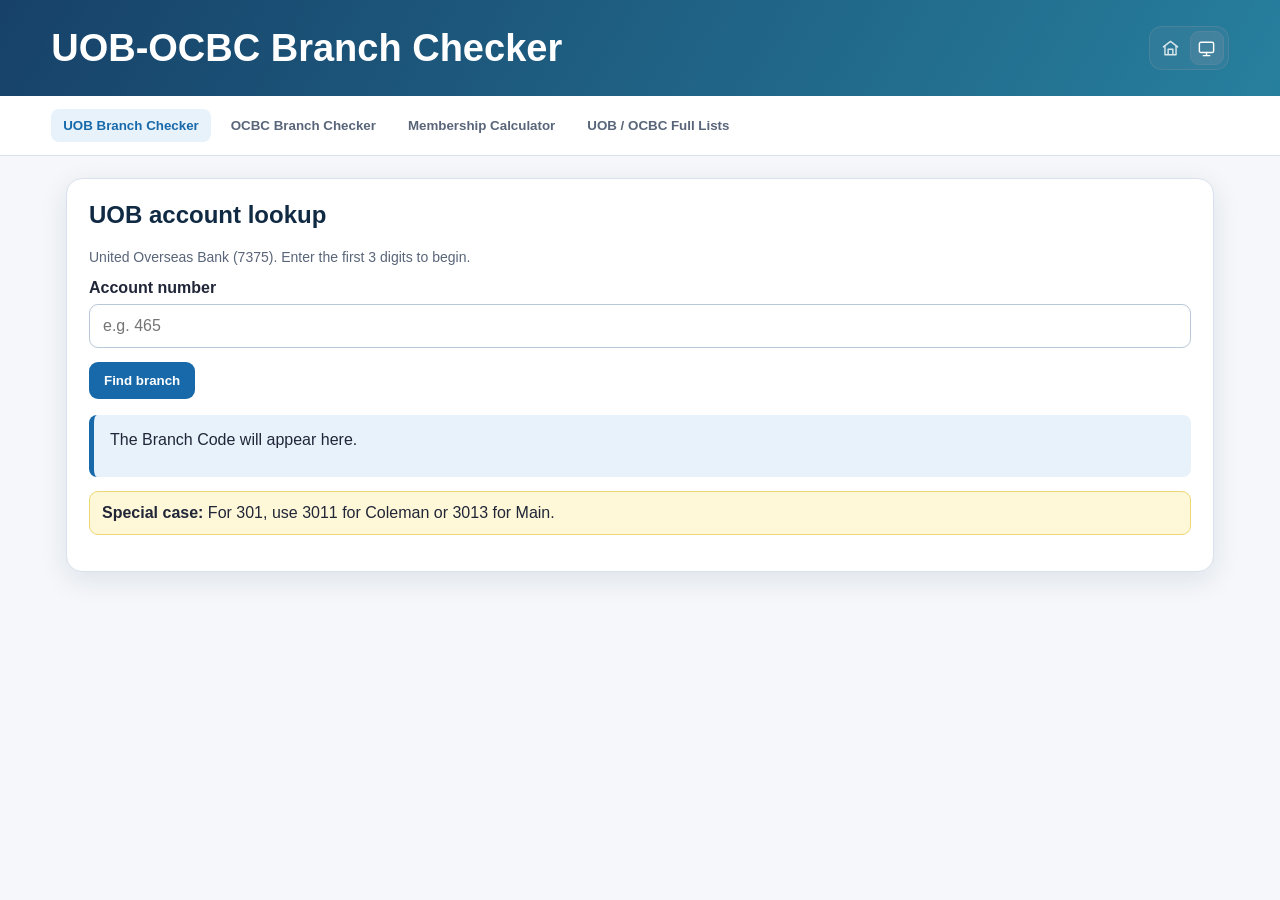
<file: uob-ocbc-checker/index.html>
<!doctype html>
<html lang="en">

<head>
    <meta charset="utf-8">
    <meta name="viewport" content="width=device-width,initial-scale=1">
    <title>UOB-OCBC Branch Checker</title>

    <link rel="icon" href="../assets/img/core-img/logo.png" type="image/png">
    <script src="../assets/theme.js"></script>

    <style>
        :root {
            --navy: #102a43;
            --blue: #1769aa;
            --blue2: #e8f2fb;
            --gold: #f4c542;
            --bg: #f5f7fa;
            --card: #fff;
            --text: #243b53;
            --muted: #627d98;
            --bad: #b42318;
            --good: #16794b;
            --line: #d9e2ec;
            --shadow: 0 8px 28px rgba(16, 42, 67, .10)
        }

        * {
            box-sizing: border-box
        }

        body {
            margin: 0;
            font-family: Inter, Segoe UI, Arial, sans-serif;
            background: var(--bg);
            color: var(--text)
        }

        header {
            background: linear-gradient(120deg, var(--navy), var(--blue));
            color: white;
            padding: 26px clamp(18px, 4vw, 54px)
        }

        header h1 {
            margin: 0;
            font-size: clamp(25px, 4vw, 38px)
        }

        .top {
            max-width: 1180px;
            margin: 0 auto;
            display: flex;
            justify-content: space-between;
            align-items: center;
            gap: 15px
        }

        .actions {
            display: flex;
            gap: 8px;
            flex-wrap: wrap
        }

        header p {
            margin: 7px 0 0;
            opacity: .86
        }

        .nav {
            padding: 0 clamp(12px, 4vw, 54px);
            background: white;
            border-bottom: 1px solid var(--line);
            position: sticky;
            top: 0;
            z-index: 5
        }

        .nav-inner {
            max-width: 1180px;
            margin: 0 auto;
            display: flex;
            gap: 8px;
            overflow-x: auto;
            padding: 13px 0
        }

        .nav button {
            white-space: nowrap;
            border: 0;
            background: transparent;
            padding: 9px 12px;
            border-radius: 8px;
            font-weight: 600;
            color: var(--muted);
            cursor: pointer
        }

        .nav button.active {
            background: var(--blue2);
            color: var(--blue)
        }

        main {
            max-width: 1180px;
            margin: 22px auto;
            padding: 0 16px 50px
        }

        .panel {
            display: none
        }

        .panel.active {
            display: block
        }

        .grid {
            display: grid;
            grid-template-columns: repeat(auto-fit, minmax(300px, 1fr));
            gap: 18px
        }

        .card {
            background: var(--card);
            border: 1px solid var(--line);
            border-radius: 16px;
            padding: 22px;
            box-shadow: var(--shadow)
        }

        h2,
        h3 {
            color: var(--navy);
            margin-top: 0
        }

        .hint {
            color: var(--muted);
            font-size: 14px
        }

        .field {
            margin: 14px 0
        }

        .field label {
            display: block;
            font-weight: 700;
            margin-bottom: 7px
        }

        .field input,
        .field select {
            width: 100%;
            padding: 12px 13px;
            border: 1px solid #b8c8d8;
            border-radius: 9px;
            font: inherit;
            background: #fff
        }

        .field input:focus,
        .field select:focus {
            outline: 3px solid rgba(23, 105, 170, .16);
            border-color: var(--blue)
        }

        .btn {
            border: 0;
            border-radius: 9px;
            padding: 11px 15px;
            font-weight: 700;
            cursor: pointer;
            background: var(--blue);
            color: #fff
        }

        .btn.secondary {
            background: #e9eef3;
            color: var(--navy)
        }

        .btn.danger {
            background: #fff0ef;
            color: var(--bad);
            border: 1px solid #f7c8c4
        }

        .btn.small {
            padding: 7px 10px;
            font-size: 13px
        }

        .actions {
            display: flex;
            gap: 9px;
            flex-wrap: wrap
        }

        .result {
            margin-top: 16px;
            border-left: 5px solid var(--blue);
            background: var(--blue2);
            padding: 16px;
            border-radius: 8px;
            min-height: 62px
        }

        .result.error {
            border-color: var(--bad);
            background: #fff0ef
        }

        .result .big {
            font-size: 21px;
            font-weight: 800;
            color: var(--navy)
        }

        .meta {
            display: grid;
            grid-template-columns: repeat(auto-fit, minmax(160px, 1fr));
            gap: 12px;
            margin-top: 12px
        }

        .pill {
            background: white;
            border: 1px solid var(--line);
            border-radius: 10px;
            padding: 12px
        }

        .pill span {
            display: block;
            font-size: 12px;
            color: var(--muted);
            text-transform: uppercase
        }

        .pill strong {
            display: block;
            margin-top: 4px
        }

        .table-wrap {
            overflow: auto;
            max-height: 540px;
            border: 1px solid var(--line);
            border-radius: 10px;
            margin-top: 14px
        }

        table {
            width: 100%;
            border-collapse: collapse;
            background: white
        }

        th,
        td {
            padding: 10px 12px;
            border-bottom: 1px solid var(--line);
            text-align: left;
            vertical-align: top
        }

        th {
            position: sticky;
            top: 0;
            background: #edf4fa;
            color: var(--navy);
            z-index: 1
        }

        td input {
            width: 100%;
            padding: 7px;
            border: 1px solid transparent;
            border-radius: 6px;
            font: inherit
        }

        td input:focus {
            border-color: var(--blue);
            outline: none
        }

        .count {
            font-size: 13px;
            color: var(--muted);
            margin: 8px 0
        }

        .notice {
            background: #fff8d8;
            border: 1px solid #ead777;
            padding: 12px;
            border-radius: 9px;
            margin: 14px 0
        }

        .toast {
            position: fixed;
            right: 18px;
            bottom: 18px;
            background: var(--navy);
            color: #fff;
            padding: 12px 16px;
            border-radius: 9px;
            box-shadow: var(--shadow);
            display: none;
            z-index: 10
        }

        .branch-code-highlight {
            background: linear-gradient(135deg, #fff7cc, #ffe082);
            border: 3px solid #f4c542;
            border-radius: 12px;
            padding: 14px;
            text-align: center;
            animation: pulseGlow 1.6s infinite
        }

        .branch-code-highlight span {
            display: block;
            font-size: 12px;
            text-transform: uppercase;
            color: #7c5a00;
            margin-bottom: 6px;
            font-weight: 600
        }

        .branch-code-highlight strong {
            display: block;
            font-size: 32px;
            font-weight: 900;
            color: #102a43;
            letter-spacing: 2px
        }

        @keyframes pulseGlow {
            0% {
                transform: scale(1);
                box-shadow: 0 0 0 0 rgba(244, 197, 66, .6)
            }

            70% {
                transform: scale(1.03);
                box-shadow: 0 0 25px 10px rgba(244, 197, 66, 0)
            }

            100% {
                transform: scale(1);
                box-shadow: 0 0 0 0 rgba(244, 197, 66, 0)
            }
        }

        @media(max-width:600px) {
            .card {
                padding: 16px
            }

            th,
            td {
                padding: 8px
            }

            .nav {
                padding-left: 8px
            }
        }
    </style>
</head>

<body>
    <header>
        <div class="top">
            <h1>UOB-OCBC Branch Checker</h1>
            <div class="actions"></div>
        </div>
    </header>
    <nav class="nav">
        <div class="nav-inner">
            <button class="active" data-tab="uob">UOB Branch Checker</button><button data-tab="ocbc">OCBC Branch
                Checker</button><button data-tab="membership">Membership Calculator</button><button
                data-tab="manage">UOB / OCBC Full Lists</button>
        </div>
    </nav>
    <main>
        <section id="uob" class="panel active">
            <div class="card">
                <h2>UOB account lookup</h2>
                <p class="hint">United Overseas Bank (7375). Enter the first 3 digits to begin.</p>
                <div class="field"><label for="uobInput">Account number</label><input id="uobInput" inputmode="numeric"
                        placeholder="e.g. 465"></div><button class="btn" onclick="lookupBank('uob')">Find
                    branch</button>
                <div id="uobResult" class="result">The Branch Code will appear here.</div>
                <div class="notice"><strong>Special case:</strong> For 301, use 3011 for Coleman or 3013 for Main.</div>
            </div>
        </section>
        <section id="ocbc" class="panel">
            <div class="card">
                <h2>OCBC account lookup</h2>
                <p class="hint">Oversea-Chinese Banking Corporation (7339). For a 7 or 9 digit account, the branch code
                    is the first 3 digits.</p>
                <div class="field"><label for="ocbcInput">Account number</label><input id="ocbcInput"
                        inputmode="numeric" placeholder="e.g. 557 or full account number"></div><button class="btn"
                    onclick="lookupBank('ocbc')">Find branch</button>
                <div id="ocbcResult" class="result">Enter an account number to begin.</div>
            </div>
        </section>
        <section id="membership" class="panel">
            <div class="card">
                <h2>Membership amount calculator</h2>
                <p class="hint">Monthly amount is $9 from January to November and $18 in December, based on the
                    workbook.</p>
                <div class="grid">
                    <div class="field"><label for="fromMonth">From</label><select id="fromMonth"></select></div>
                    <div class="field"><label for="toMonth">To</label><select id="toMonth"></select></div>
                </div><button class="btn" onclick="calcMembership()">Calculate</button>
                <div id="memberResult" class="result">Select a start and end month.</div>
            </div>
        </section>
        <section id="manage" class="panel">
            <div class="card">
                <h2>UOB / OCBC full list manager</h2>
                <p class="hint">Add, edit or remove branches. Changes are saved automatically in this browser.</p>
                <div class="actions"><select id="manageBank" onchange="renderManager()">
                        <option value="uob">UOB</option>
                        <option value="ocbc">OCBC</option>
                    </select><input id="manageFilter" placeholder="Filter account, branch or code"
                        oninput="renderManager()"
                        style="min-width:250px;padding:10px;border:1px solid var(--line);border-radius:9px"><button
                        class="btn" onclick="addBranch()">+ Add branch</button><button class="btn secondary"
                        onclick="exportData()">Export backup</button><label class="btn secondary"
                        style="cursor:pointer">Import backup<input type="file" accept="application/json"
                            onchange="importData(event)" hidden></label><button class="btn danger"
                        onclick="resetBankList()">Reset selected list</button></div>
                <div id="managerCount" class="count"></div>
                <div class="table-wrap">
                    <table>
                        <thead>
                            <tr>
                                <th style="width:20%">Account prefix</th>
                                <th>Bank branch</th>
                                <th style="width:20%">Branch code</th>
                                <th style="width:90px">Action</th>
                            </tr>
                        </thead>
                        <tbody id="managerBody"></tbody>
                    </table>
                </div>
            </div>
        </section>
    </main>
    <div id="toast" class="toast"></div>
    <script>const DEFAULT_DATA = { "uob": [{ "account": "101", "branch": "UOB Main", "code": "1" }, { "account": "102", "branch": "UOB City Square Mall", "code": "2" }, { "account": "103", "branch": "UOB PLQ", "code": "3" }, { "account": "104", "branch": "UOB Tai Seng", "code": "4" }, { "account": "105", "branch": "UOB Rochor", "code": "5" }, { "account": "106", "branch": "UOB Novena Square", "code": "6" }, { "account": "107", "branch": "UOB Thomson", "code": "7" }, { "account": "108", "branch": "UOB Vivo City", "code": "8" }, { "account": "109", "branch": "UOB Anson", "code": "57" }, { "account": "110", "branch": "UOB Thomson", "code": "10" }, { "account": "111", "branch": "UOB Anson", "code": "11" }, { "account": "112", "branch": "UOB Bukit Panjang", "code": "12" }, { "account": "113", "branch": "UOB Jurong Point", "code": "13" }, { "account": "114", "branch": "UOB PLQ", "code": "14" }, { "account": "115", "branch": "UOB Toa Payoh", "code": "15" }, { "account": "116", "branch": "UOB Novena Square", "code": "16" }, { "account": "117", "branch": "UOB Coleman", "code": "17" }, { "account": "118", "branch": "UOB Shaw Centre", "code": "18" }, { "account": "119", "branch": "UOB New Bridge", "code": "19" }, { "account": "120", "branch": "UOB Holland", "code": "20" }, { "account": "121", "branch": "UOB Anson", "code": "21" }, { "account": "122", "branch": "UOB Thomson", "code": "22" }, { "account": "123", "branch": "UOB Woodleigh Mall", "code": "23" }, { "account": "124", "branch": "UOB Woodleigh Mall", "code": "24" }, { "account": "125", "branch": "UOB Parkway Parade", "code": "25" }, { "account": "126", "branch": "UOB Upper Bukit Timah", "code": "26" }, { "account": "127", "branch": "UOB Bedok", "code": "27" }, { "account": "128", "branch": "UOB Ang Mo Kio", "code": "28" }, { "account": "129", "branch": "UOB Shaw Centre", "code": "29" }, { "account": "130", "branch": "UOB Clementi", "code": "30" }, { "account": "131", "branch": "UOB Parkway Parade", "code": "31" }, { "account": "132", "branch": "UOB PLQ", "code": "32" }, { "account": "133", "branch": "UOB Novena Square", "code": "33" }, { "account": "134", "branch": "UOB Clementi", "code": "34" }, { "account": "135", "branch": "UOB Jurong Point", "code": "35" }, { "account": "136", "branch": "UOB Parkway Parade", "code": "36" }, { "account": "137", "branch": "UOB Suntec City", "code": "37" }, { "account": "138", "branch": "UOB Tampines", "code": "38" }, { "account": "139", "branch": "UOB Northpoint", "code": "39" }, { "account": "140", "branch": "UOB Changi Airport", "code": "40" }, { "account": "141", "branch": "UOB Bukit Batok Central", "code": "41" }, { "account": "142", "branch": "UOB Coleman", "code": "42" }, { "account": "143", "branch": "UOB Changi Airport", "code": "43" }, { "account": "144", "branch": "UOB Pasir Ris", "code": "44" }, { "account": "145", "branch": "UOB Woodlands", "code": "45" }, { "account": "146", "branch": "UOB Coleman", "code": "46" }, { "account": "147", "branch": "UOB Rochor", "code": "47" }, { "account": "148", "branch": "UOB Coleman", "code": "48" }, { "account": "150", "branch": "UOB Tiong Bahru Plaza", "code": "50" }, { "account": "151", "branch": "UOB Bukit Batok Central", "code": "51" }, { "account": "152", "branch": "UOB Suntec City", "code": "52" }, { "account": "153", "branch": "UOB Jurong Point", "code": "53" }, { "account": "154", "branch": "UOB Bukit Panjang", "code": "54" }, { "account": "155", "branch": "UOB Tampines", "code": "55" }, { "account": "156", "branch": "UOB Bukit Panjang", "code": "56" }, { "account": "157", "branch": "UOB Anson", "code": "57" }, { "account": "158", "branch": "UOB City Square Mall", "code": "58" }, { "account": "159", "branch": "UOB Upper Bukit Timah", "code": "59" }, { "account": "160", "branch": "UOB Vivo City", "code": "60" }, { "account": "162", "branch": "UOB Parkway Parade", "code": "62" }, { "account": "163", "branch": "UOB Hougang Mall", "code": "63" }, { "account": "164", "branch": "UOB PLQ", "code": "64" }, { "account": "166", "branch": "UOB Bishan", "code": "66" }, { "account": "167", "branch": "UOB Bendemeer", "code": "67" }, { "account": "168", "branch": "UOB Orchard", "code": "68" }, { "account": "169", "branch": "UOB Tai Seng", "code": "69" }, { "account": "180", "branch": "UOB Main", "code": "80" }, { "account": "201", "branch": "UOB Anson", "code": "57" }, { "account": "202", "branch": "UOB City Square Mall", "code": "58" }, { "account": "203", "branch": "UOB Upper Bukit Timah", "code": "59" }, { "account": "204", "branch": "UOB City Square Mall", "code": "58" }, { "account": "206", "branch": "UOB Vivo City", "code": "60" }, { "account": "207", "branch": "UOB Parkway Parade", "code": "62" }, { "account": "208", "branch": "UOB Upper Bukit Timah", "code": "59" }, { "account": "209", "branch": "UOB Hougang Mall", "code": "63" }, { "account": "210", "branch": "UOB Vivo City", "code": "60" }, { "account": "211", "branch": "UOB PLQ", "code": "64" }, { "account": "212", "branch": "UOB Bishan", "code": "66" }, { "account": "213", "branch": "UOB Hougang Mall", "code": "63" }, { "account": "215", "branch": "UOB Vivo City", "code": "60" }, { "account": "216", "branch": "UOB Bendemeer", "code": "67" }, { "account": "217", "branch": "UOB Orchard", "code": "68" }, { "account": "218", "branch": "UOB Bendemeer", "code": "67" }, { "account": "219", "branch": "UOB Tai Seng", "code": "69" }, { "account": "3013", "branch": "UOB Main", "code": "1" }, { "account": "3011", "branch": "UOB Coleman", "code": "46" }, { "account": "302", "branch": "UOB Coleman", "code": "46" }, { "account": "303", "branch": "UOB Rochor", "code": "47" }, { "account": "304", "branch": "UOB Coleman", "code": "48" }, { "account": "305", "branch": "UOB Hougang MRT", "code": "305" }, { "account": "307", "branch": "UOB Tiong Bahru Plaza", "code": "307" }, { "account": "308", "branch": "UOB Woodlands", "code": "308" }, { "account": "309", "branch": "UOB City Square Mall", "code": "2" }, { "account": "310", "branch": "UOB Tai Seng", "code": "4" }, { "account": "311", "branch": "UOB Coleman", "code": "311" }, { "account": "312", "branch": "UOB Novena Square", "code": "6" }, { "account": "314", "branch": "UOB Thomson", "code": "7" }, { "account": "318", "branch": "UOB Anson", "code": "57" }, { "account": "320", "branch": "UOB Orchard", "code": "320" }, { "account": "324", "branch": "UOB Bukit Panjang", "code": "12" }, { "account": "327", "branch": "UOB Ang Mo Kio", "code": "327" }, { "account": "328", "branch": "UOB Bedok Central", "code": "328" }, { "account": "330", "branch": "UOB Jurong Point", "code": "13" }, { "account": "332", "branch": "UOB City Square Mall", "code": "332" }, { "account": "335", "branch": "UOB PLQ", "code": "14" }, { "account": "336", "branch": "UOB JEM", "code": "336" }, { "account": "339", "branch": "UOB Novena Square", "code": "16" }, { "account": "340", "branch": "UOB New Bridge", "code": "19" }, { "account": "341", "branch": "UOB Holland", "code": "20" }, { "account": "343", "branch": "UOB New Bridge", "code": "343" }, { "account": "344", "branch": "UOB Woodleigh Mall", "code": "24" }, { "account": "346", "branch": "UOB Northpoint", "code": "346" }, { "account": "347", "branch": "UOB Upper Bukit Timah", "code": "26" }, { "account": "348", "branch": "UOB Bedok", "code": "27" }, { "account": "349", "branch": "UOB Ang Mo Kio", "code": "28" }, { "account": "350", "branch": "UOB Main", "code": "1" }, { "account": "351", "branch": "UOB Main", "code": "351" }, { "account": "352", "branch": "UOB Main", "code": "1" }, { "account": "353", "branch": "UOB Bishan", "code": "66" }, { "account": "354", "branch": "UOB Rochor", "code": "47" }, { "account": "355", "branch": "UOB Toa Payoh", "code": "15" }, { "account": "356", "branch": "UOB Parkway Parade", "code": "62" }, { "account": "357", "branch": "UOB Shaw Centre", "code": "18" }, { "account": "358", "branch": "UOB Northpoint", "code": "446" }, { "account": "359", "branch": "UOB Shaw Centre", "code": "29" }, { "account": "360", "branch": "UOB Clementi", "code": "30" }, { "account": "361", "branch": "UOB Parkway Parade", "code": "31" }, { "account": "362", "branch": "UOB PLQ", "code": "32" }, { "account": "363", "branch": "UOB Jurong Point", "code": "35" }, { "account": "364", "branch": "UOB Parkway Parade", "code": "36" }, { "account": "365", "branch": "UOB Suntec City", "code": "37" }, { "account": "366", "branch": "UOB Tampines", "code": "38" }, { "account": "367", "branch": "UOB Northpoint", "code": "39" }, { "account": "368", "branch": "UOB Changi Airport", "code": "40" }, { "account": "369", "branch": "UOB Bukit Batok Central", "code": "41" }, { "account": "370", "branch": "UOB Pasir Ris", "code": "44" }, { "account": "371", "branch": "UOB Woodlands", "code": "45" }, { "account": "372", "branch": "UOB Coleman", "code": "46" }, { "account": "373", "branch": "UOB Tiong Bahru Plaza", "code": "50" }, { "account": "374", "branch": "UOB Anson", "code": "57" }, { "account": "375", "branch": "UOB Upper Bukit Timah", "code": "59" }, { "account": "376", "branch": "UOB Vivo City", "code": "60" }, { "account": "377", "branch": "UOB PLQ", "code": "64" }, { "account": "378", "branch": "UOB Hougang Mall", "code": "63" }, { "account": "379", "branch": "UOB Bendemeer", "code": "67" }, { "account": "380", "branch": "UOB Orchard", "code": "68" }, { "account": "381", "branch": "UOB Tiong Bahru Plaza", "code": "307" }, { "account": "382", "branch": "UOB Woodlands", "code": "308" }, { "account": "383", "branch": "UOB Coleman", "code": "311" }, { "account": "384", "branch": "UOB Orchard", "code": "320" }, { "account": "385", "branch": "UOB Ang Mo Kio", "code": "327" }, { "account": "386", "branch": "UOB Bedok Central", "code": "328" }, { "account": "387", "branch": "UOB City Square Mall", "code": "332" }, { "account": "388", "branch": "UOB JEM", "code": "336" }, { "account": "389", "branch": "UOB New Bridge", "code": "343" }, { "account": "390", "branch": "UOB Main", "code": "351" }, { "account": "391", "branch": "UOB Main", "code": "431" }, { "account": "392", "branch": "UOB City Square Mall", "code": "432" }, { "account": "393", "branch": "UOB Tiong Bahru Plaza", "code": "437" }, { "account": "394", "branch": "UOB Clementi", "code": "441" }, { "account": "395", "branch": "UOB Serangoon Central", "code": "447" }, { "account": "396", "branch": "UOB Hougang Mall", "code": "448" }, { "account": "398", "branch": "UOB Main", "code": "1" }, { "account": "399", "branch": "UOB Raffles City", "code": "492" }, { "account": "401", "branch": "UOB Main", "code": "431" }, { "account": "402", "branch": "UOB City Square Mall", "code": "432" }, { "account": "403", "branch": "UOB City Square Mall", "code": "432" }, { "account": "404", "branch": "UOB City Square Mall", "code": "432" }, { "account": "405", "branch": "UOB Serangoon Central", "code": "447" }, { "account": "406", "branch": "UOB Bedok Central", "code": "328" }, { "account": "407", "branch": "UOB Tiong Bahru Plaza", "code": "437" }, { "account": "408", "branch": "UOB Ang Mo Kio", "code": "28" }, { "account": "409", "branch": "UOB Bedok Central", "code": "328" }, { "account": "410", "branch": "UOB JEM", "code": "336" }, { "account": "411", "branch": "UOB Clementi", "code": "441" }, { "account": "412", "branch": "UOB City Square Mall", "code": "432" }, { "account": "413", "branch": "UOB Serangoon Central", "code": "447" }, { "account": "414", "branch": "UOB Clementi", "code": "441" }, { "account": "415", "branch": "UOB JEM", "code": "336" }, { "account": "416", "branch": "UOB Northpoint", "code": "446" }, { "account": "417", "branch": "UOB Serangoon Central", "code": "447" }, { "account": "418", "branch": "UOB Suntec City", "code": "418" }, { "account": "419", "branch": "UOB Main", "code": "1" }, { "account": "420", "branch": "UOB Waterway Point", "code": "493" }, { "account": "421", "branch": "UOB Raffles City", "code": "494" }, { "account": "422", "branch": "UOB Vivo City", "code": "495" }, { "account": "423", "branch": "UOB Toa Payoh", "code": "496" }, { "account": "424", "branch": "UOB MBFC Privilege", "code": "497" }, { "account": "425", "branch": "UOB Suntec City", "code": "418" }, { "account": "426", "branch": "UOB Orchard", "code": "68" }, { "account": "427", "branch": "UOB Main", "code": "1" }, { "account": "428", "branch": "UOB Tampines", "code": "38" }, { "account": "429", "branch": "UOB Northpoint", "code": "446" }, { "account": "430", "branch": "UOB Vivo City", "code": "495" }, { "account": "431", "branch": "UOB Main", "code": "431" }, { "account": "432", "branch": "UOB City Square Mall", "code": "432" }, { "account": "433", "branch": "UOB Main", "code": "1" }, { "account": "434", "branch": "UOB Bukit Panjang", "code": "12" }, { "account": "435", "branch": "UOB Ang Mo Kio", "code": "28" }, { "account": "436", "branch": "UOB Bedok", "code": "27" }, { "account": "437", "branch": "UOB Tiong Bahru Plaza", "code": "437" }, { "account": "438", "branch": "UOB New Bridge", "code": "19" }, { "account": "439", "branch": "UOB Orchard", "code": "68" }, { "account": "440", "branch": "UOB Hougang MRT", "code": "305" }, { "account": "441", "branch": "UOB Clementi", "code": "441" }, { "account": "442", "branch": "UOB Rochor", "code": "47" }, { "account": "443", "branch": "UOB Woodlands", "code": "45" }, { "account": "445", "branch": "UOB Bukit Batok Central", "code": "41" }, { "account": "446", "branch": "UOB Northpoint", "code": "446" }, { "account": "447", "branch": "UOB Serangoon Central", "code": "447" }, { "account": "448", "branch": "UOB Hougang Mall", "code": "448" }, { "account": "449", "branch": "UOB Ang Mo Kio", "code": "28" }, { "account": "450", "branch": "UOB Main", "code": "1" }, { "account": "451", "branch": "UOB Main", "code": "1" }, { "account": "452", "branch": "UOB Main", "code": "1" }, { "account": "453", "branch": "UOB Main", "code": "1" }, { "account": "455", "branch": "UOB Woodlands", "code": "45" }, { "account": "456", "branch": "UOB Main", "code": "1" }, { "account": "457", "branch": "UOB Toa Payoh", "code": "15" }, { "account": "459", "branch": "UOB Main", "code": "1" }, { "account": "460", "branch": "UOB Main", "code": "1" }, { "account": "461", "branch": "UOB JEM", "code": "336" }, { "account": "462", "branch": "UOB Novena Square", "code": "16" }, { "account": "463", "branch": "UOB Jurong Point", "code": "35" }, { "account": "465", "branch": "UOB Main", "code": "1" }, { "account": "466", "branch": "UOB Parkway Parade", "code": "36" }, { "account": "467", "branch": "UOB Bendemeer", "code": "67" }, { "account": "468", "branch": "UOB Tiong Bahru Plaza", "code": "50" }, { "account": "470", "branch": "UOB Waterway point", "code": "493" }, { "account": "477", "branch": "UOB PBC Raffles Place", "code": "477" }, { "account": "478", "branch": "UOB PBC Raffles Place", "code": "477" }, { "account": "492", "branch": "UOB Raffles City", "code": "492" }, { "account": "493", "branch": "UOB Waterway Point", "code": "493" }, { "account": "494", "branch": "UOB Raffles City", "code": "494" }, { "account": "495", "branch": "UOB Vivo City", "code": "495" }, { "account": "496", "branch": "UOB Toa Payoh", "code": "496" }, { "account": "497", "branch": "UOB MBFC Privilege", "code": "497" }, { "account": "501", "branch": "UOB Coleman", "code": "46" }, { "account": "502", "branch": "UOB Coleman", "code": "46" }, { "account": "503", "branch": "UOB Coleman", "code": "46" }, { "account": "504", "branch": "UOB Coleman", "code": "46" }, { "account": "505", "branch": "UOB Coleman", "code": "46" }, { "account": "506", "branch": "UOB Coleman", "code": "46" }, { "account": "507", "branch": "UOB Coleman", "code": "46" }, { "account": "508", "branch": "UOB Coleman", "code": "46" }, { "account": "510", "branch": "UOB Coleman", "code": "46" }, { "account": "511", "branch": "UOB Tampines", "code": "38" }, { "account": "512", "branch": "UOB Serangoon Central", "code": "447" }, { "account": "513", "branch": "UOB PLQ", "code": "14" }, { "account": "514", "branch": "UOB Northpoint", "code": "446" }, { "account": "515", "branch": "UOB Hougang Mall", "code": "448" }, { "account": "516", "branch": "UOB Clementi", "code": "30" }, { "account": "517", "branch": "UOB Pasir Ris", "code": "44" }, { "account": "518", "branch": "UOB Toa Payoh", "code": "15" }, { "account": "519", "branch": "UOB Anson", "code": "57" }, { "account": "611", "branch": "UOB Main", "code": "1" }, { "account": "612", "branch": "UOB Main", "code": "1" }, { "account": "613", "branch": "UOB Main", "code": "1" }, { "account": "614", "branch": "UOB Main", "code": "1" }, { "account": "615", "branch": "UOB Main", "code": "1" }, { "account": "616", "branch": "UOB Main", "code": "1" }, { "account": "617", "branch": "UOB Main", "code": "1" }, { "account": "618", "branch": "UOB Main", "code": "1" }, { "account": "619", "branch": "UOB Main", "code": "1" }, { "account": "620", "branch": "UOB Main", "code": "1" }, { "account": "630", "branch": "UOB Main", "code": "630" }, { "account": "631", "branch": "UOB Main", "code": "630" }, { "account": "632", "branch": "UOB Wealth Banking Shaw Centre", "code": "632" }, { "account": "633", "branch": "UOB Wealth Banking Shaw Centre", "code": "632" }, { "account": "635", "branch": "UOB Wealth Banking Tampines", "code": "635" }, { "account": "636", "branch": "UOB Wealth Banking Tampines", "code": "635" }, { "account": "637", "branch": "UOB MBFC Privilege", "code": "637" }, { "account": "638", "branch": "UOB MBFC Privilege", "code": "637" }, { "account": "639", "branch": "UOB Parkway Parade", "code": "639" }, { "account": "640", "branch": "UOB Parkway Parade", "code": "639" }, { "account": "641", "branch": "UOB PBC Serangoon Garden", "code": "641" }, { "account": "642", "branch": "UOB PBC Serangoon Garden", "code": "641" }, { "account": "643", "branch": "UOB Wealth Banking JEM", "code": "643" }, { "account": "645", "branch": "UOB Jurong Point", "code": "13" }, { "account": "650", "branch": "UOB Wealth Banking JEM", "code": "643" }, { "account": "651", "branch": "UOB Private Bank", "code": "651" }, { "account": "652", "branch": "UOB Main", "code": "1" }, { "account": "653", "branch": "UOB Tampines One", "code": "653" }, { "account": "655", "branch": "UOB Tampines One", "code": "653" }, { "account": "656", "branch": "UOB Lot One", "code": "656" }, { "account": "657", "branch": "UOB Lot One", "code": "656" }, { "account": "658", "branch": "UOB Jurong Point", "code": "13" }, { "account": "660", "branch": "UOB PBC Parkway Parade", "code": "660" }, { "account": "661", "branch": "UOB PBC Parkway Parade", "code": "660" }, { "account": "662", "branch": "UOB PBC Orchard", "code": "662" }, { "account": "663", "branch": "UOB PBC Orchard", "code": "662" }, { "account": "665", "branch": "UOB PBC Bukit Timah", "code": "665" }, { "account": "666", "branch": "UOB PBC Bukit Timah", "code": "665" }, { "account": "667", "branch": "UOB PBC One Raffles Place", "code": "667" }, { "account": "668", "branch": "UOB MBFC Privilege", "code": "497" }, { "account": "688", "branch": "UOB Private Bank", "code": "651" }, { "account": "701", "branch": "UOB Main", "code": "1" }, { "account": "702", "branch": "UOB City Square Mall", "code": "332" }, { "account": "703", "branch": "UOB JEM", "code": "336" }, { "account": "704", "branch": "UOB Tai Seng", "code": "4" }, { "account": "705", "branch": "UOB City Square Mall", "code": "432" }, { "account": "706", "branch": "UOB Northpoint", "code": "446" }, { "account": "707", "branch": "UOB Thomson", "code": "7" }, { "account": "708", "branch": "UOB Serangoon Central", "code": "447" }, { "account": "709", "branch": "UOB Hougang Mall", "code": "448" }, { "account": "710", "branch": "UOB Waterway Point", "code": "493" }, { "account": "711", "branch": "UOB Raffles City", "code": "494" }, { "account": "712", "branch": "UOB Bukit Panjang", "code": "12" }, { "account": "713", "branch": "UOB Jurong Point", "code": "13" }, { "account": "714", "branch": "UOB PLQ", "code": "14" }, { "account": "715", "branch": "UOB Toa Payoh", "code": "15" }, { "account": "716", "branch": "UOB Novena Square", "code": "16" }, { "account": "717", "branch": "UOB Vivo City", "code": "495" }, { "account": "718", "branch": "UOB Shaw Centre", "code": "18" }, { "account": "719", "branch": "UOB New Bridge", "code": "19" }, { "account": "720", "branch": "UOB Holland", "code": "20" }, { "account": "721", "branch": "UOB Main", "code": "630" }, { "account": "722", "branch": "UOB Wealth Banking Shaw Centre", "code": "632" }, { "account": "723", "branch": "UOB Wealth Banking Tampines", "code": "635" }, { "account": "724", "branch": "UOB Woodleigh Mall", "code": "24" }, { "account": "725", "branch": "UOB MBFC Privilege", "code": "637" }, { "account": "726", "branch": "UOB Upper Bukit Timah", "code": "26" }, { "account": "727", "branch": "UOB Bedok", "code": "27" }, { "account": "728", "branch": "UOB Ang Mo Kio", "code": "28" }, { "account": "729", "branch": "UOB Parkway Parade", "code": "639" }, { "account": "730", "branch": "UOB Clementi", "code": "30" }, { "account": "731", "branch": "UOB PBC Serangoon Garden", "code": "641" }, { "account": "732", "branch": "UOB Wealth Banking JEM", "code": "643" }, { "account": "733", "branch": "UOB Private Bank", "code": "651" }, { "account": "734", "branch": "UOB PBC Orchard", "code": "662" }, { "account": "735", "branch": "UOB Jurong Point", "code": "35" }, { "account": "736", "branch": "UOB Parkway Parade", "code": "36" }, { "account": "737", "branch": "UOB Suntec City", "code": "37" }, { "account": "738", "branch": "UOB Tampines", "code": "38" }, { "account": "740", "branch": "UOB Changi Airport", "code": "40" }, { "account": "741", "branch": "UOB Bukit Batok Central", "code": "41" }, { "account": "744", "branch": "UOB Pasir Ris", "code": "44" }, { "account": "745", "branch": "UOB Woodlands", "code": "45" }, { "account": "746", "branch": "UOB Coleman", "code": "46" }, { "account": "747", "branch": "UOB Rochor", "code": "47" }, { "account": "750", "branch": "UOB Tiong Bahru Plaza", "code": "50" }, { "account": "753", "branch": "UOB Tampines One", "code": "653" }, { "account": "755", "branch": "UOB Hougang MRT", "code": "305" }, { "account": "756", "branch": "UOB Lot One", "code": "656" }, { "account": "757", "branch": "UOB Anson", "code": "57" }, { "account": "759", "branch": "UOB Upper Bukit Timah", "code": "59" }, { "account": "760", "branch": "UOB PBC Parkway Parade", "code": "660" }, { "account": "761", "branch": "UOB Main", "code": "1" }, { "account": "762", "branch": "UOB Main", "code": "1" }, { "account": "763", "branch": "UOB Hougang Mall", "code": "63" }, { "account": "765", "branch": "UOB PBC Bukit Timah", "code": "665" }, { "account": "766", "branch": "UOB Bishan", "code": "66" }, { "account": "767", "branch": "UOB Bendemeer", "code": "67" }, { "account": "768", "branch": "UOB Orchard", "code": "68" }, { "account": "769", "branch": "UOB Main", "code": "1" }, { "account": "770", "branch": "UOB Main", "code": "1" }, { "account": "771", "branch": "UOB Main", "code": "1" }, { "account": "772", "branch": "UOB Main", "code": "1" }, { "account": "773", "branch": "UOB Main", "code": "1" }, { "account": "775", "branch": "UOB Main", "code": "1" }, { "account": "776", "branch": "UOB Main", "code": "1" }, { "account": "777", "branch": "UOB Main", "code": "1" }, { "account": "779", "branch": "UOB Main", "code": "1" }, { "account": "780", "branch": "UOB Main", "code": "1" }, { "account": "781", "branch": "UOB Main", "code": "1" }, { "account": "782", "branch": "UOB Main", "code": "1" }, { "account": "783", "branch": "UOB Main", "code": "1" }, { "account": "901", "branch": "UOB Main", "code": "1" }, { "account": "902", "branch": "UOB New Bridge", "code": "343" }, { "account": "903", "branch": "UOB New Bridge", "code": "343" }, { "account": "904", "branch": "UOB City Square Mall", "code": "332" }, { "account": "905", "branch": "UOB Orchard", "code": "320" }, { "account": "906", "branch": "UOB Tai Seng", "code": "4" }, { "account": "907", "branch": "UOB Tiong Bahru Plaza", "code": "307" }, { "account": "908", "branch": "UOB Woodlands", "code": "308" }, { "account": "909", "branch": "UOB Tiong Bahru Plaza", "code": "307" }, { "account": "910", "branch": "UOB Clementi", "code": "30" }, { "account": "911", "branch": "UOB Coleman", "code": "311" }, { "account": "912", "branch": "UOB PLQ", "code": "32" }, { "account": "913", "branch": "UOB Parkway Parade", "code": "62" }, { "account": "914", "branch": "UOB Hougang Mall", "code": "63" }, { "account": "915", "branch": "UOB Toa Payoh", "code": "15" }, { "account": "916", "branch": "UOB PLQ", "code": "14" }, { "account": "917", "branch": "UOB Jurong Point", "code": "13" }, { "account": "918", "branch": "UOB New Bridge", "code": "343" }, { "account": "919", "branch": "UOB Bendemeer", "code": "67" }, { "account": "920", "branch": "UOB Orchard", "code": "320" }, { "account": "921", "branch": "UOB Suntec City", "code": "37" }, { "account": "922", "branch": "UOB Main", "code": "1" }, { "account": "923", "branch": "UOB Thomson", "code": "7" }, { "account": "924", "branch": "UOB Coleman", "code": "311" }, { "account": "925", "branch": "UOB Tiong Bahru Plaza", "code": "50" }, { "account": "926", "branch": "UOB Upper Bukit Timah", "code": "59" }, { "account": "927", "branch": "UOB Ang Mo Kio", "code": "327" }, { "account": "928", "branch": "UOB Bedok Central", "code": "328" }, { "account": "929", "branch": "UOB Clementi", "code": "30" }, { "account": "930", "branch": "UOB Tampines", "code": "38" }, { "account": "931", "branch": "UOB PLQ", "code": "32" }, { "account": "932", "branch": "UOB City Square Mall", "code": "332" }, { "account": "933", "branch": "UOB Hougang Mall", "code": "63" }, { "account": "934", "branch": "UOB New Bridge", "code": "343" }, { "account": "935", "branch": "UOB Tampines", "code": "38" }, { "account": "936", "branch": "UOB JEM", "code": "336" }, { "account": "937", "branch": "UOB Main", "code": "1" }, { "account": "938", "branch": "UOB Tampines", "code": "38" }, { "account": "942", "branch": "UOB Main", "code": "1" }, { "account": "945", "branch": "UOB Jurong Point", "code": "35" }, { "account": "946", "branch": "UOB Northpoint", "code": "346" }, { "account": "951", "branch": "UOB Main", "code": "1" }, { "account": "952", "branch": "UOB New Bridge", "code": "343" }, { "account": "953", "branch": "UOB New Bridge", "code": "343" }, { "account": "954", "branch": "UOB City Square Mall", "code": "332" }, { "account": "955", "branch": "UOB Orchard", "code": "320" }, { "account": "956", "branch": "UOB Tai Seng", "code": "4" }, { "account": "957", "branch": "UOB Tiong Bahru Plaza", "code": "307" }, { "account": "958", "branch": "UOB Woodlands", "code": "308" }, { "account": "959", "branch": "UOB Tiong Bahru Plaza", "code": "307" }, { "account": "960", "branch": "UOB Clementi", "code": "30" }, { "account": "961", "branch": "UOB Coleman", "code": "311" }, { "account": "962", "branch": "UOB PLQ", "code": "32" }, { "account": "963", "branch": "UOB Parkway Parade", "code": "62" }, { "account": "964", "branch": "UOB Hougang Mall", "code": "63" }, { "account": "965", "branch": "UOB Toa Payoh", "code": "15" }, { "account": "966", "branch": "UOB PLQ", "code": "14" }, { "account": "967", "branch": "UOB Jurong Point", "code": "13" }, { "account": "968", "branch": "UOB New Bridge", "code": "343" }, { "account": "969", "branch": "UOB Bendemeer", "code": "67" }, { "account": "970", "branch": "UOB Orchard", "code": "320" }, { "account": "971", "branch": "UOB Suntec City", "code": "37" }, { "account": "972", "branch": "UOB Main", "code": "1" }, { "account": "973", "branch": "UOB Thomson", "code": "7" }, { "account": "974", "branch": "UOB Coleman", "code": "311" }, { "account": "975", "branch": "UOB Tiong Bahru Plaza", "code": "50" }, { "account": "976", "branch": "UOB Upper Bukit Timah", "code": "59" }, { "account": "977", "branch": "UOB Ang Mo Kio", "code": "327" }, { "account": "978", "branch": "UOB Bedok Central", "code": "328" }, { "account": "979", "branch": "UOB Clementi", "code": "30" }, { "account": "980", "branch": "UOB Tampines", "code": "38" }, { "account": "981", "branch": "UOB PLQ", "code": "32" }, { "account": "982", "branch": "UOB City Square Mall", "code": "332" }, { "account": "983", "branch": "UOB Hougang Mall", "code": "63" }, { "account": "984", "branch": "UOB New Bridge", "code": "343" }, { "account": "985", "branch": "UOB Tampines", "code": "38" }, { "account": "986", "branch": "UOB JEM", "code": "336" }, { "account": "987", "branch": "UOB Main", "code": "1" }, { "account": "988", "branch": "UOB Tampines", "code": "38" }, { "account": "989", "branch": "UOB Main", "code": "1" }, { "account": "990", "branch": "UOB Main", "code": "1" }, { "account": "992", "branch": "UOB Main", "code": "1" }, { "account": "993", "branch": "UOB Main", "code": "1" }, { "account": "995", "branch": "UOB Jurong Point", "code": "35" }, { "account": "996", "branch": "UOB Northpoint", "code": "346" }], "ocbc": [{ "account": "501", "branch": "OCBC Centre", "code": "501" }, { "account": "503", "branch": "North", "code": "503" }, { "account": "504", "branch": "OCBC Centre", "code": "504" }, { "account": "505", "branch": "JP Morgan Chase Bank", "code": "505" }, { "account": "506", "branch": "Jalan Besar", "code": "506" }, { "account": "507", "branch": "Marine Parade", "code": "507" }, { "account": "508", "branch": "Orchardgateway", "code": "508" }, { "account": "509", "branch": "Geylang", "code": "509" }, { "account": "510", "branch": "Tampines", "code": "510" }, { "account": "511", "branch": "Upper Serangoon", "code": "511" }, { "account": "512", "branch": "Katong", "code": "512" }, { "account": "514", "branch": "Bukit Batok BBC", "code": "514" }, { "account": "515", "branch": "Jalan Sultan", "code": "515" }, { "account": "516", "branch": "United Square", "code": "516" }, { "account": "517", "branch": "OCBC Centre", "code": "517" }, { "account": "518", "branch": "Bukit Timah", "code": "518" }, { "account": "519", "branch": "Ang Mo Kio Central", "code": "519" }, { "account": "520", "branch": "Bedok", "code": "520" }, { "account": "521", "branch": "Jalan Besar", "code": "521" }, { "account": "522", "branch": "Clementi", "code": "522" }, { "account": "524", "branch": "Alexandra Village", "code": "524" }, { "account": "525", "branch": "Paya Lebar Square", "code": "525" }, { "account": "526", "branch": "Toa Payoh Central", "code": "526" }, { "account": "527", "branch": "Jurong East", "code": "527" }, { "account": "528", "branch": "Ang Mo Kio Central", "code": "528" }, { "account": "529", "branch": "Marina Bay Financial Centre", "code": "529" }, { "account": "530", "branch": "Yishun", "code": "530" }, { "account": "531", "branch": "Thomson", "code": "531" }, { "account": "532", "branch": "Upper Serangoon", "code": "532" }, { "account": "533", "branch": "Bukit Batok", "code": "533" }, { "account": "534", "branch": "Tampines", "code": "534" }, { "account": "535", "branch": "Jurong West", "code": "535" }, { "account": "536", "branch": "Upper Serangoon", "code": "536" }, { "account": "537", "branch": "Nanyang Technological University", "code": "537" }, { "account": "538", "branch": "Bishan", "code": "538" }, { "account": "539", "branch": "Toa Payoh Central", "code": "539" }, { "account": "540", "branch": "Lucky Plaza", "code": "540" }, { "account": "541", "branch": "OCBC Centre", "code": "541" }, { "account": "542", "branch": "Bukit Timah", "code": "542" }, { "account": "543", "branch": "Hougang Mall", "code": "543" }, { "account": "544", "branch": "Clementi", "code": "544" }, { "account": "545", "branch": "Bukit Panjang", "code": "545" }, { "account": "546", "branch": "Tampines", "code": "546" }, { "account": "547", "branch": "Serangoon Garden", "code": "547" }, { "account": "548", "branch": "Tampines", "code": "548" }, { "account": "549", "branch": "Marine Parade", "code": "549" }, { "account": "550", "branch": "Northpoint", "code": "550" }, { "account": "551", "branch": "Serangoon Garden", "code": "551" }, { "account": "552", "branch": "Clementi", "code": "552" }, { "account": "553", "branch": "Jurong Point", "code": "553" }, { "account": "554", "branch": "Bukit Timah", "code": "554" }, { "account": "555", "branch": "White Sands", "code": "555" }, { "account": "556", "branch": "Hougang Mall", "code": "556" }, { "account": "557", "branch": "Causeway Point", "code": "557" }, { "account": "558", "branch": "Sun Plaza", "code": "558" }, { "account": "560", "branch": "EastPoint Mall", "code": "560" }, { "account": "561", "branch": "Hougang Mall", "code": "561" }, { "account": "562", "branch": "CityLink Mall", "code": "562" }, { "account": "563", "branch": "mybank.ocbc.com", "code": "563" }, { "account": "564", "branch": "Marina Bay Financial Centre", "code": "564" }, { "account": "565", "branch": "Compass Point", "code": "565" }, { "account": "566", "branch": "Marine Parade", "code": "566" }, { "account": "567", "branch": "Compass Point", "code": "567" }, { "account": "568", "branch": "Toa Payoh Central", "code": "568" }, { "account": "569", "branch": "HarbourFront", "code": "569" }, { "account": "570", "branch": "Branch", "code": "570" }, { "account": "574", "branch": "Auto Loan Centre", "code": "574" }, { "account": "576", "branch": "Punggol Plaza", "code": "576" }, { "account": "579", "branch": "SMU", "code": "579" }, { "account": "581", "branch": "North", "code": "581" }, { "account": "582", "branch": "Orchardgateway", "code": "582" }, { "account": "583", "branch": "FairPrice Plus", "code": "583" }, { "account": "584", "branch": "Premier Banking Offshore", "code": "584" }, { "account": "587", "branch": "FairPrice Plus", "code": "587" }, { "account": "588", "branch": "Ubi", "code": "588" }, { "account": "589", "branch": "OCBC Centre", "code": "589" }, { "account": "590", "branch": "OCBC Centre", "code": "590" }, { "account": "591", "branch": "North", "code": "591" }, { "account": "592", "branch": "FairPrice Plus", "code": "592" }, { "account": "593", "branch": "Suntec City", "code": "593" }, { "account": "594", "branch": "ION Orchard", "code": "594" }, { "account": "595", "branch": "OCBC Centre", "code": "595" }, { "account": "596", "branch": "Marina Bay Financial Centre", "code": "596" }, { "account": "597", "branch": "VivoCity", "code": "597" }, { "account": "599", "branch": "Parkway Parade Premier", "code": "599" }, { "account": "601", "branch": "OCBC Centre", "code": "601" }, { "account": "602", "branch": "OCBC Centre", "code": "602" }, { "account": "603", "branch": "OCBC Centre", "code": "603" }, { "account": "604", "branch": "OCBC Centre", "code": "604" }, { "account": "605", "branch": "Hougang", "code": "605" }, { "account": "606", "branch": "Northpoint", "code": "606" }, { "account": "607", "branch": "OCBC Centre", "code": "607" }, { "account": "608", "branch": "Bedok North", "code": "608" }, { "account": "609", "branch": "Choa Chu Kang", "code": "609" }, { "account": "610", "branch": "Marina Bay Financial Centre", "code": "610" }, { "account": "611", "branch": "Toa Payoh Central", "code": "611" }, { "account": "612", "branch": "Bedok", "code": "612" }, { "account": "613", "branch": "Hougang", "code": "613" }, { "account": "614", "branch": "Northpoint", "code": "614" }, { "account": "615", "branch": "Jurong West", "code": "615" }, { "account": "616", "branch": "Woodlands", "code": "616" }, { "account": "617", "branch": "Sixth Avenue", "code": "617" }, { "account": "618", "branch": "OCBC Centre", "code": "618" }, { "account": "619", "branch": "Lucky Plaza", "code": "619" }, { "account": "620", "branch": "City Square Mall", "code": "620" }, { "account": "621", "branch": "Marine Parade", "code": "621" }, { "account": "622", "branch": "Clementi", "code": "622" }, { "account": "623", "branch": "Bedok", "code": "623" }, { "account": "624", "branch": "North", "code": "624" }, { "account": "625", "branch": "Kallang", "code": "625" }, { "account": "626", "branch": "Holland Village", "code": "626" }, { "account": "627", "branch": "Joo Chiat", "code": "627" }, { "account": "628", "branch": "Jurong Point", "code": "628" }, { "account": "629", "branch": "North", "code": "629" }, { "account": "630", "branch": "North", "code": "630" }, { "account": "631", "branch": "PCL", "code": "631" }, { "account": "632", "branch": "OCBC PCL", "code": "632" }, { "account": "633", "branch": "OCBC Bank PCL", "code": "633" }, { "account": "634", "branch": "OCBC PCL", "code": "634" }, { "account": "635", "branch": "Alexandra Village", "code": "635" }, { "account": "636", "branch": "Woodlands", "code": "636" }, { "account": "637", "branch": "OCBC PCL", "code": "637" }, { "account": "638", "branch": "MBFC1", "code": "638" }, { "account": "639", "branch": "NUS", "code": "639" }, { "account": "640", "branch": "Jalan Sultan", "code": "640" }, { "account": "641", "branch": "North", "code": "641" }, { "account": "642", "branch": "Marine Parade", "code": "642" }, { "account": "643", "branch": "Causeway Point", "code": "643" }, { "account": "644", "branch": "Plus!", "code": "644" }, { "account": "645", "branch": "Bukit Batok", "code": "645" }, { "account": "646", "branch": "Jurong East", "code": "646" }, { "account": "647", "branch": "North", "code": "647" }, { "account": "648", "branch": "Plus!", "code": "648" }, { "account": "649", "branch": "Sixth Avenue", "code": "649" }, { "account": "650", "branch": "OCBC Centre", "code": "650" }, { "account": "651", "branch": "Marina Bay Financial Centre", "code": "651" }, { "account": "652", "branch": "North", "code": "652" }, { "account": "653", "branch": "City Square Mall", "code": "653" }, { "account": "654", "branch": "Marine Parade", "code": "654" }, { "account": "655", "branch": "Jalan Besar", "code": "655" }, { "account": "656", "branch": "Thomson", "code": "656" }, { "account": "657", "branch": "Ang Mo Kio", "code": "657" }, { "account": "658", "branch": "Clementi", "code": "658" }, { "account": "659", "branch": "Lucky Plaza", "code": "659" }, { "account": "660", "branch": "Holland Village", "code": "660" }, { "account": "661", "branch": "Joo Chiat", "code": "661" }, { "account": "662", "branch": "Bedok North", "code": "662" }, { "account": "663", "branch": "City Square Mall", "code": "663" }, { "account": "664", "branch": "Upper Serangoon", "code": "664" }, { "account": "665", "branch": "Joo Chiat", "code": "665" }, { "account": "666", "branch": "Sixth Avenue", "code": "666" }, { "account": "667", "branch": "Tampines South", "code": "667" }, { "account": "668", "branch": "North", "code": "668" }, { "account": "669", "branch": "Northpoint", "code": "669" }, { "account": "670", "branch": "Upper Serangoon", "code": "670" }, { "account": "671", "branch": "Jurong West", "code": "671" }, { "account": "672", "branch": "Marina Bay Financial Centre", "code": "672" }, { "account": "673", "branch": "Choa Chu Kang", "code": "673" }, { "account": "674", "branch": "Northpoint", "code": "674" }, { "account": "675", "branch": "Jurong West", "code": "675" }, { "account": "676", "branch": "Jalan Sultan", "code": "676" }, { "account": "677", "branch": "Toa Payoh Central", "code": "677" }, { "account": "678", "branch": "Lucky Plaza", "code": "678" }, { "account": "679", "branch": "Marina Bay Financial Centre", "code": "679" }, { "account": "680", "branch": "White Sands", "code": "680" }, { "account": "681", "branch": "Tampines South", "code": "681" }, { "account": "682", "branch": "Woodlands", "code": "682" }, { "account": "683", "branch": "Tampines South", "code": "683" }, { "account": "684", "branch": "Ang Mo Kio", "code": "684" }, { "account": "685", "branch": "Singapore Polytechnic", "code": "685" }, { "account": "686", "branch": "North", "code": "686" }, { "account": "687", "branch": "OCBC Centre", "code": "687" }, { "account": "688", "branch": "Sun Plaza", "code": "688" }, { "account": "689", "branch": "North", "code": "689" }, { "account": "690", "branch": "OCBC Centre", "code": "690" }, { "account": "691", "branch": "Mortgage Direct Channels", "code": "691" }, { "account": "693", "branch": "Kallang Wave", "code": "693" }, { "account": "694", "branch": "White Sands", "code": "694" }, { "account": "695", "branch": "North", "code": "695" }, { "account": "701", "branch": "OCBC Centre", "code": "701" }, { "account": "702", "branch": "OCBC Centre", "code": "702" }, { "account": "703", "branch": "OCBC Centre", "code": "703" }, { "account": "704", "branch": "OCBC Centre", "code": "704" }, { "account": "705", "branch": "OCBC Centre", "code": "705" }, { "account": "706", "branch": "Plus !", "code": "706" }, { "account": "707", "branch": "Northpoint", "code": "707" }, { "account": "708", "branch": "Paya Lebar Square", "code": "708" }, { "account": "709", "branch": "Tampines", "code": "709" }, { "account": "710", "branch": "Ang Mo Kio Central", "code": "710" }, { "account": "711", "branch": "Bishan", "code": "711" }, { "account": "712", "branch": "North", "code": "712" }, { "account": "713", "branch": "North", "code": "713" }, { "account": "714", "branch": "OCBC Centre", "code": "714" }, { "account": "716", "branch": "Branch", "code": "716" }, { "account": "717", "branch": "North", "code": "717" }, { "account": "802", "branch": "OCBC ACU", "code": "802" }], "checker": [{ "ssic": "25921", "industry": "Electroplating and plating of metals and formed products", "union": "AMEU" }, { "ssic": "25924", "industry": "Heat treatment for metals", "union": "AMEU" }, { "ssic": "28300", "industry": "Installation of industrial machinery and equipment, mechanical engineering works", "union": "AMEU" }, { "ssic": "25911", "industry": "Iron and steel and non-ferrous forgings", "union": "AMEU" }, { "ssic": "24310", "industry": "Iron and steel foundries", "union": "AMEU" }, { "ssic": "24101", "industry": "Iron and steel rolling mills", "union": "AMEU" }, { "ssic": "30920", "industry": "Manufacture and assembly of bicycles, tricycles, trishaws and invalid carriages (including parts and accessories)", "union": "AMEU" }, { "ssic": "29100", "industry": "Manufacture and assembly of motor vehicles", "union": "AMEU" }, { "ssic": "30910", "industry": "Manufacture and assembly of motorcycles and scooters (including engines and other parts and accessories)", "union": "AMEU" }, { "ssic": "28210", "industry": "Manufacture and repair of agricultural and forestry machinery", "union": "AMEU" }, { "ssic": "28243", "industry": "Manufacture and repair of construction machinery and parts", "union": "AMEU" }, { "ssic": "28111", "industry": "Manufacture and repair of engines and turbines except aircraft, vehicle, cycle and marine engines", "union": "AMEU" }, { "ssic": "28142", "industry": "Manufacture and repair of gears, gearing and driving elements", "union": "AMEU" }, { "ssic": "25131", "industry": "Manufacture and repair of heating boilers, radiators and correctors (including parts)", "union": "AMEU" }, { "ssic": "28181", "industry": "Manufacture and repair of industrial robots (including Automated Guided Vehicles (AGVs))", "union": "AMEU" }, { "ssic": "28169", "industry": "Manufacture and repair of lifting and handling equipment n.e.c. (including conveying systems and industrial automated systems)", "union": "AMEU" }, { "ssic": "28161", "industry": "Manufacture and repair of lifting and hoisting machinery except electrical", "union": "AMEU" }, { "ssic": "28162", "industry": "Manufacture and repair of lifts and escalators", "union": "AMEU" }, { "ssic": "28221", "industry": "Manufacture and repair of machinery and machine-tools - metal cutting types (e.g. lathes, milling machines, shaping machines)", "union": "AMEU" }, { "ssic": "28222", "industry": "Manufacture and repair of machinery and machine-tools - metal forming types (e.g. forging press, cold heading machines, press breaks)", "union": "AMEU" }, { "ssic": "28252", "industry": "Manufacture and repair of machinery for beverage production", "union": "AMEU" }, { "ssic": "28251", "industry": "Manufacture and repair of machinery for food products processing", "union": "AMEU" }, { "ssic": "28249", "industry": "Manufacture and repair of machinery for mining, quarrying and construction n.e.c.", "union": "AMEU" }, { "ssic": "28260", "industry": "Manufacture and repair of machinery for textile, apparel and leather production", "union": "AMEU" }, { "ssic": "28253", "industry": "Manufacture and repair of machinery for tobacco processing", "union": "AMEU" }, { "ssic": "28225", "industry": "Manufacture and repair of metal additive manufacturing (AM) equipment (including metal powder)", "union": "AMEU" }, { "ssic": "28229", "industry": "Manufacture and repair of metal-forming machinery and machine tools n.e.c. (including metalworking machinery)", "union": "AMEU" }, { "ssic": "28199", "industry": "Manufacture and repair of other general purpose machinery and equipment except electrical and electronic n.e.c.", "union": "AMEU" }, { "ssic": "28299", "industry": "Manufacture and repair of other special purpose machinery n.e.c. (including plating equipment, industrial paint mixers and chemical mixing equipment)", "union": "AMEU" }, { "ssic": "28150", "industry": "Manufacture and repair of ovens, furnaces and furnace burners", "union": "AMEU" }, { "ssic": "28195", "industry": "Manufacture and repair of packaging machinery", "union": "AMEU" }, { "ssic": "28292", "industry": "Manufacture and repair of plastic processing machinery", "union": "AMEU" }, { "ssic": "28294", "industry": "Manufacture and repair of polymer additive manufacturing (AM) equipment", "union": "AMEU" }, { "ssic": "28121", "industry": "Manufacture and repair of pumps (e.g. hydraulic pumps, drainage pumps)", "union": "AMEU" }, { "ssic": "28129", "industry": "Manufacture and repair of pumps, compressors, taps and valves n.e.c.", "union": "AMEU" }, { "ssic": "30200", "industry": "Manufacture and repair of railway and tramway locomotives and rolling stock (including specialised parts except engines, electric motors and signalling equipment)", "union": "AMEU" }, { "ssic": "28191", "industry": "Manufacture and repair of refrigerating, air-conditioning and ventilating machinery and equipment except household refrigerators", "union": "AMEU" }, { "ssic": "28189", "industry": "Manufacture and repair of robots n.e.c.", "union": "AMEU" }, { "ssic": "28273", "industry": "Manufacture and repair of semiconductor assembly and testing equipment (including computer burn-in system)", "union": "AMEU" }, { "ssic": "28274", "industry": "Manufacture and repair of semiconductor foundry equipment", "union": "AMEU" }, { "ssic": "28192", "industry": "Manufacture and repair of separation/mixing equipment (e.g. filters, separators, mixers)", "union": "AMEU" }, { "ssic": "28182", "industry": "Manufacture and repair of service robots", "union": "AMEU" }, { "ssic": "28193", "industry": "Manufacture and repair of solar modules and panels", "union": "AMEU" }, { "ssic": "25139", "industry": "Manufacture and repair of steam generators n.e.c. (except central heating hot water boilers)", "union": "AMEU" }, { "ssic": "25120", "industry": "Manufacture and repair of tanks, reservoirs and containers of metal (e.g. metal cylinders, storage vessels and containers for compressed or liquefied gas)", "union": "AMEU" }, { "ssic": "28122", "industry": "Manufacture and repair of taps, cocks and valves", "union": "AMEU" }, { "ssic": "28291", "industry": "Manufacture and repair of water/waste water treatment equipment", "union": "AMEU" }, { "ssic": "25200", "industry": "Manufacture and repair of weapons and ammunition (e.g. ordnance and accessories)", "union": "AMEU" }, { "ssic": "28194", "industry": "Manufacture and repair of welding and soldering equipment (including arc welding electrodes)", "union": "AMEU" }, { "ssic": "28293", "industry": "Manufacture and repair of woodworking machinery", "union": "AMEU" }, { "ssic": "24109", "industry": "Manufacture of basic iron and steel n.e.c. (including smelting)", "union": "AMEU" }, { "ssic": "24209", "industry": "Manufacture of basic precious and non-ferrous metals n.e.c.", "union": "AMEU" }, { "ssic": "28141", "industry": "Manufacture of bearings (including disc and ball bearings)", "union": "AMEU" }, { "ssic": "25993", "industry": "Manufacture of bolts, nuts, rivets, fasteners and screw machine products", "union": "AMEU" }, { "ssic": "28272", "industry": "Manufacture of bonding tools", "union": "AMEU" }, { "ssic": "28223", "industry": "Manufacture of dies, moulds, tools, jigs and fixtures", "union": "AMEU" }, { "ssic": "26522", "industry": "Manufacture of electro-mechanical watches and clocks (e.g. watches and clocks with moving parts and battery)", "union": "AMEU" }, { "ssic": "24102", "industry": "Manufacture of ferrous metal alloys", "union": "AMEU" }, { "ssic": "26521", "industry": "Manufacture of fully electronic watches and clocks", "union": "AMEU" }, { "ssic": "25939", "industry": "Manufacture of general hardware (including blacksmith shops) n.e.c. (e.g. locks and keys, hinges, clamps, hooks)", "union": "AMEU" }, { "ssic": "25932", "industry": "Manufacture of hand and edge tools", "union": "AMEU" }, { "ssic": "32119", "industry": "Manufacture of jewellery and related articles n.e.c. (except costume jewellery)", "union": "AMEU" }, { "ssic": "32111", "industry": "Manufacture of jewellery except costume jewellery", "union": "AMEU" }, { "ssic": "25996", "industry": "Manufacture of kitchen and household utensils (e.g. steel shelf, showcase counters, kitchen trolleys display racks, sink bowls and other customised kitchen equipment)", "union": "AMEU" }, { "ssic": "25913", "industry": "Manufacture of leadframe", "union": "AMEU" }, { "ssic": "28224", "industry": "Manufacture of machine tool accessories (e.g. small cutting tools, precision measuring tools and other attachments such as tool holders)", "union": "AMEU" }, { "ssic": "26523", "industry": "Manufacture of mechanical watches and clocks", "union": "AMEU" }, { "ssic": "25959", "industry": "Manufacture of metal cans, containers and related products n.e.c. (e.g. barrels, steel drums, kegs)", "union": "AMEU" }, { "ssic": "25912", "industry": "Manufacture of metal caps (e.g. crown corks)", "union": "AMEU" }, { "ssic": "25111", "industry": "Manufacture of metal doors, window and door frames, grilles and gratings", "union": "AMEU" }, { "ssic": "25113", "industry": "Manufacture of metal pipes and tubes", "union": "AMEU" }, { "ssic": "25997", "industry": "Manufacture of metal precision components", "union": "AMEU" }, { "ssic": "25112", "industry": "Manufacture of metal strips and slabs (e.g. awnings)", "union": "AMEU" }, { "ssic": "25949", "industry": "Manufacture of metal wire and cable products n.e.c.", "union": "AMEU" }, { "ssic": "30400", "industry": "Manufacture of military fighting vehicles", "union": "AMEU" }, { "ssic": "29200", "industry": "Manufacture of motor vehicle bodies (coachwork), trailers and semi-trailers", "union": "AMEU" }, { "ssic": "24202", "industry": "Manufacture of non-ferrous metal alloys", "union": "AMEU" }, { "ssic": "28171", "industry": "Manufacture of office machinery and equipment (except computers and peripheral equipment)", "union": "AMEU" }, { "ssic": "25999", "industry": "Manufacture of other fabricated metal products n.e.c. (including voice coil magnets)", "union": "AMEU" }, { "ssic": "25952", "industry": "Manufacture of other tinplate and zinc articles (e.g. pails, buckets, dustbins)", "union": "AMEU" }, { "ssic": "30990", "industry": "Manufacture of other transport equipment n.e.c. (e.g. carts, wagons)", "union": "AMEU" }, { "ssic": "29300", "industry": "Manufacture of parts and accessories for motor vehicles (e.g. engine parts, brakes, clutches, axles, gear boxes)", "union": "AMEU" }, { "ssic": "26524", "industry": "Manufacture of parts and accessories for watches and clocks", "union": "AMEU" }, { "ssic": "32112", "industry": "Manufacture of pewter ware", "union": "AMEU" }, { "ssic": "25994", "industry": "Manufacture of pipe fittings", "union": "AMEU" }, { "ssic": "25992", "industry": "Manufacture of plumbing, heating and related products (including parts) except electric", "union": "AMEU" }, { "ssic": "25991", "industry": "Manufacture of sanitary ware of enamelled iron and metal and plumbers’ ware of brass", "union": "AMEU" }, { "ssic": "25995", "industry": "Manufacture of springs", "union": "AMEU" }, { "ssic": "25114", "industry": "Manufacture of steel structural component", "union": "AMEU" }, { "ssic": "25119", "industry": "Manufacture of structural metal products n.e.c. (e.g. metal sections, corrugated sheets)", "union": "AMEU" }, { "ssic": "25931", "industry": "Manufacture of table, kitchen and other cutlery", "union": "AMEU" }, { "ssic": "25951", "industry": "Manufacture of tinplate cans", "union": "AMEU" }, { "ssic": "25941", "industry": "Manufacture of uninsulated wire (e.g. electronic component wire, bonding wire)", "union": "AMEU" }, { "ssic": "25929", "industry": "Metal product services n.e.c.", "union": "AMEU" }, { "ssic": "25914", "industry": "Metal stampings except metal caps", "union": "AMEU" }, { "ssic": "24320", "industry": "Non-ferrous metal foundries", "union": "AMEU" }, { "ssic": "25922", "industry": "Polishing of metals and formed products", "union": "AMEU" }, { "ssic": "25919", "industry": "Pressing and roll-forming of metal and powder metallurgy n.e.c.", "union": "AMEU" }, { "ssic": "38301", "industry": "Recycling of metal waste and scrap", "union": "AMEU" }, { "ssic": "77330", "industry": "Renting of construction and civil engineering machinery and equipment", "union": "AMEU" }, { "ssic": "77392", "industry": "Renting of industrial machinery and equipment", "union": "AMEU" }, { "ssic": "77399", "industry": "Renting of other machinery, equipment and tangible goods n.e.c. (excluding online marketplaces)", "union": "AMEU" }, { "ssic": "28172", "industry": "Repair and maintenance of office machinery and equipment", "union": "AMEU" }, { "ssic": "95293", "industry": "Repair of jewellery", "union": "AMEU" }, { "ssic": "F78103", "industry": "Rustproofing of metals and formed products", "union": "AMEU" }, { "ssic": "25998", "industry": "Slitting, shearing and pasting of metal sheeting", "union": "AMEU" }, { "ssic": "24201", "industry": "Tin smelting", "union": "AMEU" }, { "ssic": "46530", "industry": "Wholesale of agricultural machinery, equipment and supplies", "union": "AMEU" }, { "ssic": "46593", "industry": "Wholesale of commercial food service equipment (e.g. hotel kitchen equipment)", "union": "AMEU" }, { "ssic": "46542", "industry": "Wholesale of construction equipment (e.g. concrete mixer)", "union": "AMEU" }, { "ssic": "46541", "industry": "Wholesale of industrial machinery and equipment (e.g. industrial crane)", "union": "AMEU" }, { "ssic": "46549", "industry": "Wholesale of industrial, construction and related machinery and equipment n.e.c.", "union": "AMEU" }, { "ssic": "46543", "industry": "Wholesale of lifts, escalators and industrial and office air-conditioning equipment", "union": "AMEU" }, { "ssic": "46592", "industry": "Wholesale of medical, professional, scientific and precision equipment", "union": "AMEU" }, { "ssic": "46620", "industry": "Wholesale of metals and metal ores (e.g. steel pipes) except general hardware", "union": "AMEU" }, { "ssic": "46599", "industry": "Wholesale of other machinery and equipment n.e.c.", "union": "AMEU" }, { "ssic": "46595", "industry": "Wholesale of security and safety equipment", "union": "AMEU" }, { "ssic": "46594", "industry": "Wholesale of service establishment equipment and supplies (e.g. beauty salon equipment)", "union": "AMEU" }, { "ssic": "46559", "industry": "Wholesale of transport equipment except motor vehicles and motorcycles n.e.c.", "union": "AMEU" }, { "ssic": "93120", "industry": "Activities of sports clubs / associations and related activities", "union": "AREU" }, { "ssic": "93201", "industry": "Amusement theme parks", "union": "AREU" }, { "ssic": "91030", "industry": "Botanical and zoological gardens and nature reserves activities", "union": "AREU" }, { "ssic": "92002", "industry": "Casinos", "union": "AREU" }, { "ssic": "90009", "industry": "Dramatic arts, music and other arts production-related activities n.e.c. (e.g. stage, lighting and sound services)", "union": "AREU" }, { "ssic": "93202", "industry": "Game arcade, online game aggregator, LAN game operators and gaming centres", "union": "AREU" }, { "ssic": "92001", "industry": "Horse-racing and other betting activities", "union": "AREU" }, { "ssic": "93203", "industry": "Night clubs, discotheques, dance clubs and karaoke lounges", "union": "AREU" }, { "ssic": "93119", "industry": "Operation of sports facilities n.e.c. (e.g. bowling alleys, tennis centres, billiard halls, football stadium)", "union": "AREU" }, { "ssic": "90003", "industry": "Orchestras, musical bands, choirs and dance groups", "union": "AREU" }, { "ssic": "93209", "industry": "Other amusement and recreation activities n.e.c. (including recreation parks/beaches and recreational fishing)", "union": "AREU" }, { "ssic": "90002", "industry": "Performing arts venue operation", "union": "AREU" }, { "ssic": "90001", "industry": "Production of live stage presentations", "union": "AREU" }, { "ssic": "93204", "industry": "Recreation clubs (including country clubs)", "union": "AREU" }, { "ssic": "79101", "industry": "Travel agencies and tour operators (mainly inbound)", "union": "AREU" }, { "ssic": "79102", "industry": "Travel agencies and tour operators (mainly outbound)", "union": "AREU" }, { "ssic": "71111", "industry": "Architectural services", "union": "BATU" }, { "ssic": "43902", "industry": "Brick laying, stone setting and cement works", "union": "BATU" }, { "ssic": "42103", "industry": "Bridge, tunnel, viaduct and expressway construction", "union": "BATU" }, { "ssic": "43309", "industry": "Building completion and finishing n.e.c.", "union": "BATU" }, { "ssic": "41009", "industry": "Building construction n.e.c.", "union": "BATU" }, { "ssic": "95302", "industry": "Car washing and related services", "union": "BATU" }, { "ssic": "81292", "industry": "Cleaning of swimming pools, spas and fountains", "union": "BATU" }, { "ssic": "38100", "industry": "Collection of waste", "union": "BATU" }, { "ssic": "42202", "industry": "Communications and power line construction", "union": "BATU" }, { "ssic": "42909", "industry": "Construction of other civil engineering projects n.e.c. (e.g. playground systems)", "union": "BATU" }, { "ssic": "43306", "industry": "Curtain walling/cladding works", "union": "BATU" }, { "ssic": "23960", "industry": "Cutting, shaping and finishing of stone (including tomb-stones and furniture of stone or marble)", "union": "BATU" }, { "ssic": "42902", "industry": "Dam and drainage construction", "union": "BATU" }, { "ssic": "81212", "industry": "Domestic/Household cleaning services (excluding online marketplaces)", "union": "BATU" }, { "ssic": "43122", "industry": "Excavation and earthmoving works", "union": "BATU" }, { "ssic": "82304", "industry": "Exhibition stand contractors", "union": "BATU" }, { "ssic": "74194", "industry": "Exhibition stand design services", "union": "BATU" }, { "ssic": "2000", "industry": "Forestry, logging and related service activities", "union": "BATU" }, { "ssic": "43901", "industry": "Foundation works (including micropiling, conventional piling and underpinning)", "union": "BATU" }, { "ssic": "81211", "industry": "General cleaning services (including cleaning of public areas, offices and factories) except household cleaning and online marketplaces", "union": "BATU" }, { "ssic": "41001", "industry": "General contractors (building construction including major upgrading works)", "union": "BATU" }, { "ssic": "42101", "industry": "General contractors (non-building construction)", "union": "BATU" }, { "ssic": "43305", "industry": "Glass and glazing works (including mirror and shower screen installation)", "union": "BATU" }, { "ssic": "43291", "industry": "Installation and erection of building equipment (e.g. lifts, escalators, travellators)", "union": "BATU" }, { "ssic": "43294", "industry": "Installation of awning and window shades", "union": "BATU" }, { "ssic": "43293", "industry": "Installation of building automated systems for remote monitoring", "union": "BATU" }, { "ssic": "43307", "industry": "Installation of doors, gates, grilles and windows", "union": "BATU" }, { "ssic": "43292", "industry": "Installation of fire protection and security alarm systems", "union": "BATU" }, { "ssic": "43220", "industry": "Installation of plumbing, heating (non-electric) and air-conditioning systems", "union": "BATU" }, { "ssic": "43295", "industry": "Installation of thermal and sound insulation (including solar control films)", "union": "BATU" }, { "ssic": "74191", "industry": "Interior design services", "union": "BATU" }, { "ssic": "43303", "industry": "Joinery and other woodworks (e.g. laminated or parquet flooring)", "union": "BATU" }, { "ssic": "42901", "industry": "Land reclamation works", "union": "BATU" }, { "ssic": "71114", "industry": "Land surveying services", "union": "BATU" }, { "ssic": "71112", "industry": "Landscape design and landscape architecture", "union": "BATU" }, { "ssic": "81300", "industry": "Landscape planting, care and maintenance service activities (e.g. garden installation and maintenance, grass cutting, tree felling, pruning)", "union": "BATU" }, { "ssic": "23959", "industry": "Manufacture of articles of concrete, cement and plaster n.e.c. (except precast concrete components)", "union": "BATU" }, { "ssic": "23991", "industry": "Manufacture of asbestos products except asbestos paper", "union": "BATU" }, { "ssic": "23995", "industry": "Manufacture of asphalt premix", "union": "BATU" }, { "ssic": "16294", "industry": "Manufacture of attap and attap products", "union": "BATU" }, { "ssic": "23911", "industry": "Manufacture of bricks", "union": "BATU" }, { "ssic": "17094", "industry": "Manufacture of cards, envelopes and stationery, unprinted", "union": "BATU" }, { "ssic": "23940", "industry": "Manufacture of cement, lime and plaster", "union": "BATU" }, { "ssic": "23919", "industry": "Manufacture of clay products n.e.c.", "union": "BATU" }, { "ssic": "19100", "industry": "Manufacture of coke oven products", "union": "BATU" }, { "ssic": "17022", "industry": "Manufacture of containers and boxes of paper and paperboard", "union": "BATU" }, { "ssic": "17021", "industry": "Manufacture of corrugated paper and paperboard", "union": "BATU" }, { "ssic": "31001", "industry": "Manufacture of furniture and fixtures of wood (including upholstery)", "union": "BATU" }, { "ssic": "31003", "industry": "Manufacture of furniture and fixtures primarily of metal", "union": "BATU" }, { "ssic": "31009", "industry": "Manufacture of furniture n.e.c.", "union": "BATU" }, { "ssic": "31004", "industry": "Manufacture of furniture of other materials except primarily of stone, ceramic or concrete", "union": "BATU" }, { "ssic": "31002", "industry": "Manufacture of furniture of rattan and cane", "union": "BATU" }, { "ssic": "16292", "industry": "Manufacture of household and kitchen wooden ware except wooden footwear", "union": "BATU" }, { "ssic": "17091", "industry": "Manufacture of joss paper and other related ceremonial paper products (including effigies and other funeral paper goods and Chinese lanterns)", "union": "BATU" }, { "ssic": "16219", "industry": "Manufacture of laminate board, particle board and other panels and boards n.e.c.", "union": "BATU" }, { "ssic": "31006", "industry": "Manufacture of mattresses including those of foam rubber", "union": "BATU" }, { "ssic": "23994", "industry": "Manufacture of non-structural pre-cast components (e.g. lightweight partitions, secondary roof slabs)", "union": "BATU" }, { "ssic": "17099", "industry": "Manufacture of other articles of paper and paperboard n.e.c. (e.g. papier mache, wallpaper)", "union": "BATU" }, { "ssic": "23993", "industry": "Manufacture of other insulation products (e.g. ceramic IC packages, refractory materials, rock wool products, insulation services)", "union": "BATU" }, { "ssic": "23999", "industry": "Manufacture of other non-metallic mineral products n.e.c. (e.g. graphite products)", "union": "BATU" }, { "ssic": "23939", "industry": "Manufacture of other porcelain and ceramic products n.e.c.", "union": "BATU" }, { "ssic": "16299", "industry": "Manufacture of other products of wood and articles of cork, straw and plaiting materials n.e.c.", "union": "BATU" }, { "ssic": "17093", "industry": "Manufacture of paper cups, plates and utensils", "union": "BATU" }, { "ssic": "23931", "industry": "Manufacture of plumbing fixtures and fittings of vitreous china, china and earthenware (e.g. sinks, closets, bowls)", "union": "BATU" }, { "ssic": "16211", "industry": "Manufacture of plywood and veneer", "union": "BATU" }, { "ssic": "17010", "industry": "Manufacture of pulp, paper and paperboard", "union": "BATU" }, { "ssic": "23951", "industry": "Manufacture of ready-mix concrete", "union": "BATU" }, { "ssic": "17092", "industry": "Manufacture of sanitary towels, toilet paper, paper towels, disposable diapers and related paper products", "union": "BATU" }, { "ssic": "23912", "industry": "Manufacture of tiles, pipes and channels (including clay roofing, wall and floor tiles, and earthen and glazed pipes)", "union": "BATU" }, { "ssic": "31005", "industry": "Manufacture of window and door screens and shades", "union": "BATU" }, { "ssic": "16293", "industry": "Manufacture of wooden containers", "union": "BATU" }, { "ssic": "16291", "industry": "Manufacture of wooden window, door and other millwork, except prefabricated wooden building structures", "union": "BATU" }, { "ssic": "42903", "industry": "Marine construction (e.g. harbours, piers, docks, wharves)", "union": "BATU" }, { "ssic": "81299", "industry": "Other cleaning services n.e.c. (excluding online marketplaces)", "union": "BATU" }, { "ssic": "43299", "industry": "Other construction installation n.e.c.", "union": "BATU" }, { "ssic": "8900", "industry": "Other mining and quarrying", "union": "BATU" }, { "ssic": "43909", "industry": "Other specialised construction and related activities n.e.c. (excluding online marketplaces)", "union": "BATU" }, { "ssic": "71119", "industry": "Other surveying services n.e.c. (e.g. geophysical, geologic, seismic, hydrographic surveying services)", "union": "BATU" }, { "ssic": "43304", "industry": "Painting and decorating", "union": "BATU" }, { "ssic": "16102", "industry": "Preservation of wood", "union": "BATU" }, { "ssic": "43904", "industry": "Production of pre-cast components", "union": "BATU" }, { "ssic": "43907", "industry": "Production of Prefabricated Prefinished Volumetric Construction (PPVC) modules", "union": "BATU" }, { "ssic": "71113", "industry": "Quantity surveying services", "union": "BATU" }, { "ssic": "8102", "industry": "Quarrying of sand and clay", "union": "BATU" }, { "ssic": "16295", "industry": "Rattan processing", "union": "BATU" }, { "ssic": "43301", "industry": "Renovation contractors", "union": "BATU" }, { "ssic": "95240", "industry": "Repair and restoration of cabinets, furniture, upholstery, window shades and other fixtures", "union": "BATU" }, { "ssic": "42102", "industry": "Road and railway construction", "union": "BATU" }, { "ssic": "43903", "industry": "Roofing works (including timber carcassing)", "union": "BATU" }, { "ssic": "43906", "industry": "Sandblasting/Shotblasting works (except ships)", "union": "BATU" }, { "ssic": "16101", "industry": "Sawmilling", "union": "BATU" }, { "ssic": "16109", "industry": "Sawmilling and planing of wood n.e.c.", "union": "BATU" }, { "ssic": "43905", "industry": "Scaffolding works", "union": "BATU" }, { "ssic": "43296", "industry": "Signcraft installation", "union": "BATU" }, { "ssic": "43129", "industry": "Site preparation n.e.c.", "union": "BATU" }, { "ssic": "43121", "industry": "Soil investigation, treatment and stabilisation (including grouting and guniting)", "union": "BATU" }, { "ssic": "8101", "industry": "Stone quarrying", "union": "BATU" }, { "ssic": "41002", "industry": "Structural repair contractors", "union": "BATU" }, { "ssic": "43302", "industry": "Tile setting and plastering", "union": "BATU" }, { "ssic": "68202", "industry": "Town councils", "union": "BATU" }, { "ssic": "38200", "industry": "Treatment and disposal of waste (including remediation activities)", "union": "BATU" }, { "ssic": "42201", "industry": "Water and gas pipe-line and sewer construction", "union": "BATU" }, { "ssic": "46639", "industry": "Wholesale of construction materials, hardware, plumbing and heating equipment and supplies n.e.c. (e.g. cement, sand)", "union": "BATU" }, { "ssic": "46631", "industry": "Wholesale of logs, sawn timber, plywood and related products", "union": "BATU" }, { "ssic": "46659", "industry": "Wholesale of other intermediate products, waste and scrap n.e.c.", "union": "BATU" }, { "ssic": "46651", "industry": "Wholesale of scrap, junk and waste dealers", "union": "BATU" }, { "ssic": "46633", "industry": "Wholesale of structural clay and concrete products (e.g. mosaic tiles, bricks)", "union": "BATU" }, { "ssic": "43110", "industry": "Wrecking and demolition works", "union": "BATU" }, { "ssic": "66194", "industry": "Activities auxiliary to fund management activities (e.g. independent fund administration firms)", "union": "BFSU" }, { "ssic": "64201", "industry": "Bank/Financial holding companies (including insurance holding company)", "union": "BFSU" }, { "ssic": "66125", "industry": "Carbon credit brokers/traders", "union": "BFSU" }, { "ssic": "66193", "industry": "Clearing and settlement of financial instruments", "union": "BFSU" }, { "ssic": "66124", "industry": "Commodity (excluding gold) and futures brokers and dealers", "union": "BFSU" }, { "ssic": "66192", "industry": "Corporate finance advisory services", "union": "BFSU" }, { "ssic": "64922", "industry": "Credit card services", "union": "BFSU" }, { "ssic": "82912", "industry": "Credit rating agencies", "union": "BFSU" }, { "ssic": "82911", "industry": "Debt collection services", "union": "BFSU" }, { "ssic": "64991", "industry": "Factoring companies", "union": "BFSU" }, { "ssic": "64150", "industry": "Finance companies (with deposit taking functions)", "union": "BFSU" }, { "ssic": "64910", "industry": "Financial leasing companies", "union": "BFSU" }, { "ssic": "66122", "industry": "Foreign exchange brokers and dealers", "union": "BFSU" }, { "ssic": "64120", "industry": "Full banks\n(exclude SBEU for all new union assignment)", "union": "BFSU" }, { "ssic": "66309", "industry": "Fund management activities n.e.c.", "union": "BFSU" }, { "ssic": "66123", "industry": "Gold bullion brokers and dealers", "union": "BFSU" }, { "ssic": "66302", "industry": "Hedge fund management", "union": "BFSU" }, { "ssic": "64140", "industry": "Merchant banks\n(exclude SBEU for all new union assignment)", "union": "BFSU" }, { "ssic": "66126", "industry": "Money-changing services", "union": "BFSU" }, { "ssic": "64924", "industry": "Money-lending", "union": "BFSU" }, { "ssic": "66199", "industry": "Other activities auxiliary to financial service activities n.e.c. (e.g. mortgage advisory firms)", "union": "BFSU" }, { "ssic": "64999", "industry": "Other financial service activities, except insurance and pension funding activities n.e.c.", "union": "BFSU" }, { "ssic": "64190", "industry": "Other monetary intermediation", "union": "BFSU" }, { "ssic": "65302", "industry": "Pension funding", "union": "BFSU" }, { "ssic": "66307", "industry": "Private debt funds", "union": "BFSU" }, { "ssic": "66304", "industry": "Private equity firms", "union": "BFSU" }, { "ssic": "66303", "industry": "Property fund management (including REIT management and direct property fund management)", "union": "BFSU" }, { "ssic": "65301", "industry": "Provident funding", "union": "BFSU" }, { "ssic": "64993", "industry": "Remittance services", "union": "BFSU" }, { "ssic": "64992", "industry": "Representative offices of foreign banks", "union": "BFSU" }, { "ssic": "66110", "industry": "Securities and commodities exchange", "union": "BFSU" }, { "ssic": "66129", "industry": "Security dealings and commodity contracts brokerage activities n.e.c.", "union": "BFSU" }, { "ssic": "66306", "industry": "Single / Multiple family offices activities (e.g. managing investments and trusts for a single or multiple families)", "union": "BFSU" }, { "ssic": "66121", "industry": "Stock, share and bond brokers and dealers", "union": "BFSU" }, { "ssic": "66301", "industry": "Traditional/Long-only asset/Portfolio management", "union": "BFSU" }, { "ssic": "66195", "industry": "Transaction / Payment processing services", "union": "BFSU" }, { "ssic": "64994", "industry": "Treasury centres", "union": "BFSU" }, { "ssic": "64921", "industry": "Thrift and loan societies and credit associations", "union": "BFSU" }, { "ssic": "66191", "industry": "Trustee, fiduciary and custody services firms (including nominee companies, trustees and REIT trustees)", "union": "BFSU" }, { "ssic": "8104", "industry": "Trustee, fiduciary and custody services firms (including nominee companies, trustees and REIT trustees)", "union": "BFSU" }, { "ssic": "64300", "industry": "Trusts, funds and similar financial entities (e.g. collective portfolio investment funds (excluding those with rental income))", "union": "BFSU" }, { "ssic": "66305", "industry": "Venture capital activities", "union": "BFSU" }, { "ssic": "64130", "industry": "Wholesale banks\n(exclude SBEU for all new union assignment)", "union": "BFSU" }, { "ssic": "36000", "industry": "Collection, purification and distribution of water (including desalination of water)", "union": "CIEU" }, { "ssic": "22112", "industry": "Grading and packing of rubber", "union": "CIEU" }, { "ssic": "20242", "industry": "Manufacture of additives for mineral oil (e.g. lubricant and fuel additives)", "union": "CIEU" }, { "ssic": "20249", "industry": "Manufacture of additives n.e.c.", "union": "CIEU" }, { "ssic": "20296", "industry": "Manufacture of adhesives and sealants", "union": "CIEU" }, { "ssic": "20113", "industry": "Manufacture of basic chemicals except fertilisers and nitrogen", "union": "CIEU" }, { "ssic": "20119", "industry": "Manufacture of basic chemicals n.e.c.", "union": "CIEU" }, { "ssic": "20112", "industry": "Manufacture of basic industrial acids and alkalis", "union": "CIEU" }, { "ssic": "20298", "industry": "Manufacture of biofuels", "union": "CIEU" }, { "ssic": "21023", "industry": "Manufacture of biological products and preparations for veterinary use", "union": "CIEU" }, { "ssic": "20297", "industry": "Manufacture of catalysts and catalyst regeneration", "union": "CIEU" }, { "ssic": "20233", "industry": "Manufacture of cosmetics and toiletries", "union": "CIEU" }, { "ssic": "20132", "industry": "Manufacture of derivatives and intermediates produced from basic building blocks (e.g. acetyls, acrylics, oxochemicals, styrene, phenolic, ethylene oxide derivatives and polymers)", "union": "CIEU" }, { "ssic": "20291", "industry": "Manufacture of epoxy moulding compounds and phenolic moulding compounds", "union": "CIEU" }, { "ssic": "20120", "industry": "Manufacture of fertilisers and nitrogen compounds", "union": "CIEU" }, { "ssic": "23992", "industry": "Manufacture of fibreglass and fibreglass products", "union": "CIEU" }, { "ssic": "22191", "industry": "Manufacture of foam rubber products (excluding foam rubber mattresses)", "union": "CIEU" }, { "ssic": "20241", "industry": "Manufacture of food chemicals and additives (e.g. flavours, preservatives and colourings)", "union": "CIEU" }, { "ssic": "23100", "industry": "Manufacture of glass and glass products (including yarn of glass fibres)", "union": "CIEU" }, { "ssic": "32503", "industry": "Manufacture of implantables and artificial limbs (e.g. heart valves, stents, orthopaedic implants)", "union": "CIEU" }, { "ssic": "22193", "industry": "Manufacture of industrial and mechanical rubber goods", "union": "CIEU" }, { "ssic": "20111", "industry": "Manufacture of industrial gases and dry ice", "union": "CIEU" }, { "ssic": "20294", "industry": "Manufacture of inks, dyestuffs, pigments and carbon black", "union": "CIEU" }, { "ssic": "20300", "industry": "Manufacture of man-made fibres except glass", "union": "CIEU" }, { "ssic": "32509", "industry": "Manufacture of medical and dental tools, instruments and supplies n.e.c.", "union": "CIEU" }, { "ssic": "32502", "industry": "Manufacture of medical disposables and surgical supplies (e.g. test kits, syringes, tubes, fluid administration sets)", "union": "CIEU" }, { "ssic": "32501", "industry": "Manufacture of medical research and clinical diagnostic instruments and supplies (e.g. reagents)", "union": "CIEU" }, { "ssic": "32504", "industry": "Manufacture of ophthalmic goods (e.g. spectacles, contact lenses and parts)", "union": "CIEU" }, { "ssic": "26709", "industry": "Manufacture of optical instruments and photographic equipment n.e.c.", "union": "CIEU" }, { "ssic": "21022", "industry": "Manufacture of other biological products and preparations for human use", "union": "CIEU" }, { "ssic": "20299", "industry": "Manufacture of other chemical products n.e.c. (e.g. gelatin and derivatives, laundry blue, explosives, processed salts, industrial starch, incense and joss sticks, camphor products)", "union": "CIEU" }, { "ssic": "22199", "industry": "Manufacture of other rubber products n.e.c. (except rubber footwear and toys)", "union": "CIEU" }, { "ssic": "20221", "industry": "Manufacture of paints", "union": "CIEU" }, { "ssic": "20229", "industry": "Manufacture of paints, varnishes and similar coatings and mastics n.e.c.", "union": "CIEU" }, { "ssic": "20232", "industry": "Manufacture of perfumes and fragrances", "union": "CIEU" }, { "ssic": "20210", "industry": "Manufacture of pesticides and other agro-chemical products (including insecticides, herbicides and disinfectants)", "union": "CIEU" }, { "ssic": "20131", "industry": "Manufacture of petrochemical primary products (e.g. olefins, aromatics, basic building blocks)", "union": "CIEU" }, { "ssic": "21011", "industry": "Manufacture of pharmaceutical intermediates and fine chemicals for human use", "union": "CIEU" }, { "ssic": "21012", "industry": "Manufacture of pharmaceutical products and preparations for human use (e.g. tableted products)", "union": "CIEU" }, { "ssic": "21013", "industry": "Manufacture of pharmaceutical products for veterinary use", "union": "CIEU" }, { "ssic": "26701", "industry": "Manufacture of photographic equipment and parts (including lenses)", "union": "CIEU" }, { "ssic": "20295", "industry": "Manufacture of photographic film, paper, plate and chemicals", "union": "CIEU" }, { "ssic": "22214", "industry": "Manufacture of plastic bottles, boxes and containers (except for household use)", "union": "CIEU" }, { "ssic": "22218", "industry": "Manufacture of plastic cable ties", "union": "CIEU" }, { "ssic": "22215", "industry": "Manufacture of plastic pipes and tubes", "union": "CIEU" }, { "ssic": "22216", "industry": "Manufacture of plastic precision engineering parts", "union": "CIEU" }, { "ssic": "22219", "industry": "Manufacture of plastic products n.e.c. (except plastic footwear and toys)", "union": "CIEU" }, { "ssic": "22213", "industry": "Manufacture of plastic sheet, film and articles thereof (e.g. polythene and polypropylene bags)", "union": "CIEU" }, { "ssic": "22211", "industry": "Manufacture of plastic tableware, household and kitchen ware (excluding disposable utensils)", "union": "CIEU" }, { "ssic": "22217", "industry": "Manufacture of PVC files, holders and albums", "union": "CIEU" }, { "ssic": "22192", "industry": "Manufacture of rubber automotive parts", "union": "CIEU" }, { "ssic": "22194", "industry": "Manufacture of rubber floorings", "union": "CIEU" }, { "ssic": "20231", "industry": "Manufacture of soap, detergents, washing and other cleaning preparations", "union": "CIEU" }, { "ssic": "20114", "industry": "Manufacture of solvents", "union": "CIEU" }, { "ssic": "22212", "industry": "Manufacture of styrofoam and plastic disposable utensils", "union": "CIEU" }, { "ssic": "20133", "industry": "Manufacture of synthetic rubber", "union": "CIEU" }, { "ssic": "21030", "industry": "Manufacture of Traditional Chinese Medicine", "union": "CIEU" }, { "ssic": "22121", "industry": "Manufacture of tyres and tubes", "union": "CIEU" }, { "ssic": "20292", "industry": "Manufacture of ultrapure electronic chemicals, materials and laminates", "union": "CIEU" }, { "ssic": "21021", "industry": "Manufacture of vaccines for human use", "union": "CIEU" }, { "ssic": "20222", "industry": "Manufacture of varnishes and lacquers (including enamels)", "union": "CIEU" }, { "ssic": "20293", "industry": "Manufacture of water treatment, waste treatment and oilfield chemicals", "union": "CIEU" }, { "ssic": "20234", "industry": "Manufacture of waxes and polishes and deodorising preparations", "union": "CIEU" }, { "ssic": "37000", "industry": "Operation of sewer systems (including sewer treatment facilities)", "union": "CIEU" }, { "ssic": "22220", "industry": "Plastic product services", "union": "CIEU" }, { "ssic": "22119", "industry": "Processing of natural gums n.e.c. (e.g. gum damar, jelutong)", "union": "CIEU" }, { "ssic": "22111", "industry": "Processing of rubber (including processing of rubber latex)", "union": "CIEU" }, { "ssic": "38309", "industry": "Recycling of non-metal waste n.e.c. (e.g. marine clay and oil sludge)", "union": "CIEU" }, { "ssic": "72101", "industry": "Research and experimental development on biotechnology (excluding medical science)", "union": "CIEU" }, { "ssic": "72103", "industry": "Research and experimental development on chemicals (excluding medical science)", "union": "CIEU" }, { "ssic": "72106", "industry": "Research and experimental development on medical science", "union": "CIEU" }, { "ssic": "72109", "industry": "Research and experimental development on natural sciences n.e.c.", "union": "CIEU" }, { "ssic": "22122", "industry": "Retreading and vulcanising of tyres", "union": "CIEU" }, { "ssic": "46641", "industry": "Wholesale of basic industrial chemicals (except fertilisers)", "union": "CIEU" }, { "ssic": "46642", "industry": "Wholesale of chemical fertilisers", "union": "CIEU" }, { "ssic": "46649", "industry": "Wholesale of chemicals and chemical products n.e.c.", "union": "CIEU" }, { "ssic": "46221", "industry": "Wholesale of rubber (including rubber brokers)", "union": "CIEU" }, { "ssic": "63901", "industry": "News agency activities", "union": "CMPU" }, { "ssic": "58190", "industry": "Other publishing activities (excluding online marketplaces)", "union": "CMPU" }, { "ssic": "58110", "industry": "Publishing of books, brochures, musical books and other publications", "union": "CMPU" }, { "ssic": "58120", "industry": "Publishing of directories and mailing lists (including financial databases)", "union": "CMPU" }, { "ssic": "58201", "industry": "Publishing of games software/applications", "union": "CMPU" }, { "ssic": "58132", "industry": "Publishing of journals, periodicals and magazines", "union": "CMPU" }, { "ssic": "58131", "industry": "Publishing of news", "union": "CMPU" }, { "ssic": "58202", "industry": "Publishing of software/applications (non-games)", "union": "CMPU" }, { "ssic": "88911", "industry": "Child care services for pre-school children (including infant care services)", "union": "ESU" }, { "ssic": "88912", "industry": "Child/Student care services for school-going children (e.g. before and after-school care centres, student care centres)", "union": "ESU" }, { "ssic": "85213", "industry": "Commercial schools offering general secondary and post-secondary non-tertiary education programmes", "union": "ESU" }, { "ssic": "85304", "industry": "Commercial schools offering higher education programmes", "union": "ESU" }, { "ssic": "85509", "industry": "Educational support services n.e.c. (excluding online marketplaces)", "union": "ESU" }, { "ssic": "85502", "industry": "Examination and accreditation agencies for education services", "union": "ESU" }, { "ssic": "85230", "industry": "International and foreign system schools", "union": "ESU" }, { "ssic": "85101", "industry": "Nurseries and kindergartens\n(refer to Annexe B)", "union": "ESU" }, { "ssic": "85240", "industry": "Schools for special needs", "union": "ESU" }, { "ssic": "85250", "industry": "Specialised education schools", "union": "ESU" }, { "ssic": "85501", "industry": "Student recruitment agencies", "union": "ESU" }, { "ssic": "85303", "industry": "Teachers’ training institute", "union": "ESU" }, { "ssic": "85401", "industry": "Training courses for construction, real estate, security and investigation services, cleaning, landscaping, waste management and pest management", "union": "ESU" }, { "ssic": "85403", "industry": "Training courses for food and beverage, retail and accommodation, tour operators, travel agencies & travel-related reservation services", "union": "ESU" }, { "ssic": "85402", "industry": "Training courses for healthcare, education, community and social services", "union": "ESU" }, { "ssic": "85405", "industry": "Training courses for information and communications, finance and professional services", "union": "ESU" }, { "ssic": "85404", "industry": "Training courses for manufacturing", "union": "ESU" }, { "ssic": "85408", "industry": "Training courses for music, dancing, art, speech and drama", "union": "ESU" }, { "ssic": "85406", "industry": "Training courses for wholesale trade, logistics and transport", "union": "ESU" }, { "ssic": "85409", "industry": "Training courses n.e.c.", "union": "ESU" }, { "ssic": "85302", "industry": "Universities", "union": "ESU" }, { "ssic": "1492", "industry": "Bird breeding", "union": "FDAWU" }, { "ssic": "1422", "industry": "Broiler farms (chickens reared for meat)", "union": "FDAWU" }, { "ssic": "56112", "industry": "Cafes", "union": "FDAWU" }, { "ssic": "1412", "industry": "Cattle farms (including dairy cattle)", "union": "FDAWU" }, { "ssic": "55102", "industry": "Chalets", "union": "FDAWU" }, { "ssic": "3103", "industry": "Coastal fishing except fishing in kelongs", "union": "FDAWU" }, { "ssic": "1493", "industry": "Crocodile farms", "union": "FDAWU" }, { "ssic": "11010", "industry": "Distilling, rectifying and blending of spirits; ethyl alcohol production from fermented materials (including samsu and Chinese liquors)", "union": "FDAWU" }, { "ssic": "1491", "industry": "Dog breeding", "union": "FDAWU" }, { "ssic": "1424", "industry": "Duck farms", "union": "FDAWU" }, { "ssic": "56121", "industry": "Fast food outlets", "union": "FDAWU" }, { "ssic": "3101", "industry": "Fishing in kelongs", "union": "FDAWU" }, { "ssic": "3109", "industry": "Fishing n.e.c.", "union": "FDAWU" }, { "ssic": "56200", "industry": "Food caterers", "union": "FDAWU" }, { "ssic": "56812", "industry": "Food courts, coffee shops and canteens (with mainly food and beverage income)", "union": "FDAWU" }, { "ssic": "56122", "industry": "Food courts, coffee shops and canteens (with mainly food and beverage income)", "union": "FDAWU" }, { "ssic": "3201", "industry": "Food fish farms", "union": "FDAWU" }, { "ssic": "56123", "industry": "Food kiosks mainly for takeaway and delivery", "union": "FDAWU" }, { "ssic": "1494", "industry": "Frog farms", "union": "FDAWU" }, { "ssic": "1413", "industry": "Goat farms (including goat’s milk production)", "union": "FDAWU" }, { "ssic": "1500", "industry": "Growing of crops combined with animal production (mixed farming)", "union": "FDAWU" }, { "ssic": "1119", "industry": "Growing of food crops (non-hydroponics) n.e.c.", "union": "FDAWU" }, { "ssic": "1130", "industry": "Growing of fruits", "union": "FDAWU" }, { "ssic": "1111", "industry": "Growing of leafy and fruit vegetables", "union": "FDAWU" }, { "ssic": "1120", "industry": "Growing of leafy and fruit vegetables (hydroponics)", "union": "FDAWU" }, { "ssic": "1112", "industry": "Growing of mushrooms", "union": "FDAWU" }, { "ssic": "1149", "industry": "Growing of nursery products n.e.c.", "union": "FDAWU" }, { "ssic": "1141", "industry": "Growing of orchids", "union": "FDAWU" }, { "ssic": "1142", "industry": "Growing of ornamental plants", "union": "FDAWU" }, { "ssic": "1190", "industry": "Growing of other crops", "union": "FDAWU" }, { "ssic": "1113", "industry": "Growing of root crops", "union": "FDAWU" }, { "ssic": "55900", "industry": "Hostels and dormitories for students, workers and other individuals", "union": "FDAWU" }, { "ssic": "55101", "industry": "Hotels", "union": "FDAWU" }, { "ssic": "1423", "industry": "Layer farms (chickens reared for eggs)", "union": "FDAWU" }, { "ssic": "68104", "industry": "Letting and operating of self-owned or leased food courts, coffee shops and canteens (with mainly rental income)", "union": "FDAWU" }, { "ssic": "10793", "industry": "Manufacture and processing of spices (including curry powder and spice extracts)", "union": "FDAWU" }, { "ssic": "10719", "industry": "Manufacture of bakery products n.e.c.", "union": "FDAWU" }, { "ssic": "10711", "industry": "Manufacture of biscuits (including wafers and cones)", "union": "FDAWU" }, { "ssic": "10712", "industry": "Manufacture of bread, cakes and confectionery (excluding frozen bakery products)", "union": "FDAWU" }, { "ssic": "10794", "industry": "Manufacture of chips, crackers and other titbits (excluding biscuits and confectionery)", "union": "FDAWU" }, { "ssic": "10732", "industry": "Manufacture of chocolate and chocolate products", "union": "FDAWU" }, { "ssic": "12001", "industry": "Manufacture of cigarettes", "union": "FDAWU" }, { "ssic": "10731", "industry": "Manufacture of cocoa and chocolate powder from beans", "union": "FDAWU" }, { "ssic": "10763", "industry": "Manufacture of coffee powder", "union": "FDAWU" }, { "ssic": "10501", "industry": "Manufacture of condensed and evaporated milk (including pasteurising and bottling of fluid milk)", "union": "FDAWU" }, { "ssic": "10750", "industry": "Manufacture of cooked-food preparations (e.g. frozen dinners)", "union": "FDAWU" }, { "ssic": "11042", "industry": "Manufacture of cordials, syrups and composite concentrates for beverages", "union": "FDAWU" }, { "ssic": "10509", "industry": "Manufacture of dairy products n.e.c. (e.g. butter, cheese, ice-cream mixes and powder, yoghurt)", "union": "FDAWU" }, { "ssic": "10401", "industry": "Manufacture of edible vegetable and animal oils and fats", "union": "FDAWU" }, { "ssic": "10619", "industry": "Manufacture of grain mill products n.e.c.", "union": "FDAWU" }, { "ssic": "11043", "industry": "Manufacture of ice except dry ice", "union": "FDAWU" }, { "ssic": "10503", "industry": "Manufacture of ice-cream", "union": "FDAWU" }, { "ssic": "10402", "industry": "Manufacture of inedible vegetable and animal oils and fats", "union": "FDAWU" }, { "ssic": "10761", "industry": "Manufacture of instant beverages", "union": "FDAWU" }, { "ssic": "10301", "industry": "Manufacture of jams (including fruit jelly)", "union": "FDAWU" }, { "ssic": "10740", "industry": "Manufacture of macaroni, noodles, vermicelli and other related products", "union": "FDAWU" }, { "ssic": "11030", "industry": "Manufacture of malt liquors and malt (e.g. beer and stout)", "union": "FDAWU" }, { "ssic": "10502", "industry": "Manufacture of milk powder", "union": "FDAWU" }, { "ssic": "10733", "industry": "Manufacture of non-chocolate confectionery (e.g. sweets, toffees, crystallised fruits, chewing gums)", "union": "FDAWU" }, { "ssic": "10765", "industry": "Manufacture of non-dairy creamer", "union": "FDAWU" }, { "ssic": "10799", "industry": "Manufacture of other food products n.e.c. (except food chemicals and additives)", "union": "FDAWU" }, { "ssic": "10800", "industry": "Manufacture of prepared animal feeds (including additives for animal feed)", "union": "FDAWU" }, { "ssic": "10791", "industry": "Manufacture of sauces including soya bean sauce (e.g. tomato sauce, chilli sauce)", "union": "FDAWU" }, { "ssic": "10102", "industry": "Manufacture of sausage", "union": "FDAWU" }, { "ssic": "11041", "industry": "Manufacture of soft drinks, production of mineral waters (including carbonated waters, soya bean milk, barley water, chrysanthemum water)", "union": "FDAWU" }, { "ssic": "10792", "industry": "Manufacture of soya bean products except soya bean sauce and soya bean milk", "union": "FDAWU" }, { "ssic": "10620", "industry": "Manufacture of starches and starch products", "union": "FDAWU" }, { "ssic": "10720", "industry": "Manufacture of sugar and sugar products", "union": "FDAWU" }, { "ssic": "10764", "industry": "Manufacture of tea (including processing of tea leaves)", "union": "FDAWU" }, { "ssic": "12009", "industry": "Manufacture of tobacco products n.e.c. (e.g. cigars, loose tobacco)", "union": "FDAWU" }, { "ssic": "10409", "industry": "Manufacture of vegetable and animal oils and fats n.e.c.", "union": "FDAWU" }, { "ssic": "11020", "industry": "Manufacture of wines", "union": "FDAWU" }, { "ssic": "47102", "industry": "Mini-marts, convenience stores and provision shops", "union": "FDAWU" }, { "ssic": "47112", "industry": "Mini-marts, convenience stores and provision shops", "union": "FDAWU" }, { "ssic": "3102", "industry": "Ocean fishing except fishing in kelongs", "union": "FDAWU" }, { "ssic": "3209", "industry": "Operation of fish hatcheries and fish farms n.e.c. (including turtle, prawn, crab, mussel farms)", "union": "FDAWU" }, { "ssic": "3202", "industry": "Ornamental fish farms", "union": "FDAWU" }, { "ssic": "1499", "industry": "Other animal production n.e.c.", "union": "FDAWU" }, { "ssic": "10302", "industry": "Other canning and preserving of fruits and fruit juices", "union": "FDAWU" }, { "ssic": "10303", "industry": "Other canning and preserving of vegetables and vegetable juices (including pickles)", "union": "FDAWU" }, { "ssic": "1411", "industry": "Pig farms", "union": "FDAWU" }, { "ssic": "1421", "industry": "Poultry breeding/hatcheries", "union": "FDAWU" }, { "ssic": "10103", "industry": "Preparing, canning and preserving of livestock and livestock products (including lard and other edible animal fats)", "union": "FDAWU" }, { "ssic": "10104", "industry": "Preparing, canning and preserving of poultry and poultry products", "union": "FDAWU" }, { "ssic": "10109", "industry": "Processing and preserving of meat and meat products n.e.c.", "union": "FDAWU" }, { "ssic": "10200", "industry": "Processing and preserving of seafood", "union": "FDAWU" }, { "ssic": "10762", "industry": "Processing of coffee seeds", "union": "FDAWU" }, { "ssic": "10613", "industry": "Provision of milling services", "union": "FDAWU" }, { "ssic": "56130", "industry": "Pubs", "union": "FDAWU" }, { "ssic": "56111", "industry": "Restaurants", "union": "FDAWU" }, { "ssic": "47220", "industry": "Retail sale of beverages", "union": "FDAWU" }, { "ssic": "47213", "industry": "Retail sale of confectionery and bakery products (not manufactured on site)", "union": "FDAWU" }, { "ssic": "47219", "industry": "Retail sale of food n.e.c.", "union": "FDAWU" }, { "ssic": "47211", "industry": "Retail sale of fruits and vegetables", "union": "FDAWU" }, { "ssic": "47214", "industry": "Retail sale of health supplements", "union": "FDAWU" }, { "ssic": "47212", "industry": "Retail sale of meat, poultry, eggs and seafood", "union": "FDAWU" }, { "ssic": "10611", "industry": "Rice milling", "union": "FDAWU" }, { "ssic": "55103", "industry": "Short term accommodation activities other than hotels and chalets", "union": "FDAWU" }, { "ssic": "10101", "industry": "Slaughtering of livestock and poultry", "union": "FDAWU" }, { "ssic": "47801", "industry": "Stalls (including pushcarts) selling uncooked food", "union": "FDAWU" }, { "ssic": "56140", "industry": "Stalls selling cooked food and prepared drinks (including stalls at food courts and mobile food hawkers)", "union": "FDAWU" }, { "ssic": "47111", "industry": "Supermarkets", "union": "FDAWU" }, { "ssic": "47101", "industry": "Supermarkets and hypermarkets\n(Supermarket - FDAWU)\n(Hypermarket - SMMWU)", "union": "FDAWU" }, { "ssic": "10612", "industry": "Wheat milling", "union": "FDAWU" }, { "ssic": "46303", "industry": "Wholesale of a general line (wide range) of groceries (e.g. cereals, sugar, edible oils, sauces and dairy products)", "union": "FDAWU" }, { "ssic": "46224", "industry": "Wholesale of coconut", "union": "FDAWU" }, { "ssic": "46223", "industry": "Wholesale of coffee, cocoa and tea", "union": "FDAWU" }, { "ssic": "46304", "industry": "Wholesale of confectionery and bakery products", "union": "FDAWU" }, { "ssic": "46309", "industry": "Wholesale of food, beverages and tobacco n.e.c. (including dried or canned)", "union": "FDAWU" }, { "ssic": "46301", "industry": "Wholesale of fruits and vegetables (including fresh and frozen)", "union": "FDAWU" }, { "ssic": "46306", "industry": "Wholesale of health supplements", "union": "FDAWU" }, { "ssic": "46305", "industry": "Wholesale of ice-cream", "union": "FDAWU" }, { "ssic": "46307", "industry": "Wholesale of liquor, soft drinks and beverages", "union": "FDAWU" }, { "ssic": "46302", "industry": "Wholesale of livestock, meat, poultry, eggs and seafood (including fresh and frozen)", "union": "FDAWU" }, { "ssic": "46225", "industry": "Wholesale of palm oil", "union": "FDAWU" }, { "ssic": "46222", "industry": "Wholesale of pepper and other spices", "union": "FDAWU" }, { "ssic": "46229", "industry": "Wholesale of tropical produce n.e.c.", "union": "FDAWU" }, { "ssic": "86101", "industry": "Acute hospitals", "union": "HSEU" }, { "ssic": "86903", "industry": "Ambulance and medical evacuation services", "union": "HSEU" }, { "ssic": "86202", "industry": "Clinics and other general medical services (Non-Western)", "union": "HSEU" }, { "ssic": "86201", "industry": "Clinics and other general medical services (Western)", "union": "HSEU" }, { "ssic": "86102", "industry": "Community hospitals", "union": "HSEU" }, { "ssic": "86204", "industry": "Dental services", "union": "HSEU" }, { "ssic": "86905", "industry": "Dialysis services", "union": "HSEU" }, { "ssic": "86904", "industry": "Home healthcare services", "union": "HSEU" }, { "ssic": "86902", "industry": "Medical diagnostic imaging centres (e.g. X-ray services)", "union": "HSEU" }, { "ssic": "86901", "industry": "Medical laboratories (e.g. blood analysis laboratories)", "union": "HSEU" }, { "ssic": "87010", "industry": "Nursing and personal care facilities (including nursing homes and hospices)", "union": "HSEU" }, { "ssic": "86909", "industry": "Other health services n.e.c. (excluding online marketplaces)", "union": "HSEU" }, { "ssic": "86109", "industry": "Other hospitals n.e.c. (e.g. psychiatric hospital)", "union": "HSEU" }, { "ssic": "86203", "industry": "Specialised medical services (including day surgical centres)", "union": "HSEU" }, { "ssic": "75000", "industry": "Veterinary activities", "union": "HSEU" }, { "ssic": "49220", "industry": "Aerial cableways (including cable car services)", "union": "NTWU" }, { "ssic": "49212", "industry": "Chartered bus services (including school buses)", "union": "NTWU" }, { "ssic": "50014", "industry": "Chartering of ships and boats with crew (passenger)", "union": "NTWU" }, { "ssic": "52241", "industry": "Container depot services", "union": "NTWU" }, { "ssic": "52242", "industry": "Crane services for all industries except construction", "union": "NTWU" }, { "ssic": "49231", "industry": "Freight transport by road", "union": "NTWU" }, { "ssic": "49213", "industry": "Inter-country bus services", "union": "NTWU" }, { "ssic": "50011", "industry": "International cruise services", "union": "NTWU" }, { "ssic": "52224", "industry": "Lighterage services", "union": "NTWU" }, { "ssic": "49102", "industry": "Mass rapid transit systems (including light rail)", "union": "NTWU" }, { "ssic": "49232", "industry": "Moving services", "union": "NTWU" }, { "ssic": "50022", "industry": "Operators and charterers of barges, tugboats and bumboats (freight)", "union": "NTWU" }, { "ssic": "50012", "industry": "Other sight-seeing cruise services (e.g. harbour and river cruises)", "union": "NTWU" }, { "ssic": "50013", "industry": "Passenger ferry services", "union": "NTWU" }, { "ssic": "49211", "industry": "Public bus services (scheduled services)", "union": "NTWU" }, { "ssic": "49101", "industry": "Railroad services", "union": "NTWU" }, { "ssic": "49215", "industry": "Rental and leasing of cars with driver (excluding street-hail and ride-hail service providers)", "union": "NTWU" }, { "ssic": "49233", "industry": "Rental and leasing of freight land transport vehicle (e.g. lorries and trucks) with driver", "union": "NTWU" }, { "ssic": "77109", "industry": "Renting and leasing of land transport equipment (except cars) without driver n.e.c. (excluding online marketplaces)", "union": "NTWU" }, { "ssic": "77210", "industry": "Renting and leasing of recreational and sports goods", "union": "NTWU" }, { "ssic": "77320", "industry": "Renting of air transport equipment without operator (e.g. airplanes without operator)", "union": "NTWU" }, { "ssic": "77310", "industry": "Renting of water transport equipment without operator (e.g. commercial boats and ships without operator)", "union": "NTWU" }, { "ssic": "52225", "industry": "Salvaging of distressed vessels and cargos", "union": "NTWU" }, { "ssic": "52229", "industry": "Supporting services to water transport n.e.c.", "union": "NTWU" }, { "ssic": "52292", "industry": "Freight transport arrangement", "union": "SCEU" }, { "ssic": "52101", "industry": "General warehousing", "union": "SCEU" }, { "ssic": "52102", "industry": "Refrigerated warehousing and storage", "union": "SCEU" }, { "ssic": "52109", "industry": "Specialised storage n.e.c. (e.g. wine warehousing, document storage and warehousing)", "union": "SCEU" }, { "ssic": "52243", "industry": "Stevedoring services", "union": "SCEU" }, { "ssic": "52103", "industry": "Storage for dangerous goods", "union": "SCEU" }, { "ssic": "65122", "industry": "Captive insurance", "union": "SIEU" }, { "ssic": "66292", "industry": "Captive managers", "union": "SIEU" }, { "ssic": "65124", "industry": "General insurance (except marine and import, export & credit insurance)", "union": "SIEU" }, { "ssic": "65202", "industry": "General reinsurance", "union": "SIEU" }, { "ssic": "65123", "industry": "Import, export and credit insurance", "union": "SIEU" }, { "ssic": "66221", "industry": "Insurance agencies and agents (including financial planning services)", "union": "SIEU" }, { "ssic": "66222", "industry": "Insurance brokers", "union": "SIEU" }, { "ssic": "65110", "industry": "Life insurance", "union": "SIEU" }, { "ssic": "65201", "industry": "Life reinsurance", "union": "SIEU" }, { "ssic": "65121", "industry": "Marine insurance", "union": "SIEU" }, { "ssic": "66299", "industry": "Other activities auxiliary to insurance and pension funding n.e.c. (e.g. activities of actuaries)", "union": "SIEU" }, { "ssic": "66291", "industry": "Representative offices of foreign insurers and professional reinsurers", "union": "SIEU" }, { "ssic": "66210", "industry": "Risk and damage evaluation (e.g. loss adjusting, claims adjusting)", "union": "SIEU" }, { "ssic": "94919", "industry": "Activities of religious organisations n.e.c.", "union": "SISEU" }, { "ssic": "1600", "industry": "Agricultural and animal husbandry service activities except veterinary activities", "union": "SISEU" }, { "ssic": "74903", "industry": "Agrotechnology consultancy services", "union": "SISEU" }, { "ssic": "74192", "industry": "Art and graphic design services", "union": "SISEU" }, { "ssic": "18121", "industry": "Bookbinding (e.g. book packaging)", "union": "SISEU" }, { "ssic": "74902", "industry": "Brokerage and consultancy services of intellectual property assets", "union": "SISEU" }, { "ssic": "94913", "industry": "Buddhist/Taoist temples", "union": "SISEU" }, { "ssic": "82200", "industry": "Call centres", "union": "SISEU" }, { "ssic": "74904", "industry": "Carbon consultancy services", "union": "SISEU" }, { "ssic": "52291", "industry": "Cargo surveying services", "union": "SISEU" }, { "ssic": "52211", "industry": "Carpark management and operation services", "union": "SISEU" }, { "ssic": "94911", "industry": "Churches", "union": "SISEU" }, { "ssic": "68105", "industry": "Collective portfolio investment funds with rental income", "union": "SISEU" }, { "ssic": "18122", "industry": "Colour separation", "union": "SISEU" }, { "ssic": "18113", "industry": "Commercial printing (e.g. printing of brochures, cards, envelopes, labels and stationery)", "union": "SISEU" }, { "ssic": "43210", "industry": "Electrical works", "union": "SISEU" }, { "ssic": "74111", "industry": "Electronics-related industrial design services", "union": "SISEU" }, { "ssic": "71129", "industry": "Engineering design and consultancy activities n.e.c.", "union": "SISEU" }, { "ssic": "71123", "industry": "Engineering design and consultancy services in energy management and clean energy systems", "union": "SISEU" }, { "ssic": "71126", "industry": "Engineering design and consultancy services supporting mining, oil and gas extraction and offshore exploration activities", "union": "SISEU" }, { "ssic": "71124", "industry": "Environmental engineering design and consultancy services (except clean energy)", "union": "SISEU" }, { "ssic": "74193", "industry": "Fashion (including accessories) design services", "union": "SISEU" }, { "ssic": "96030", "industry": "Funeral and related activities (including embalming, cremating and cemetery services, upkeep of cemeteries)", "union": "SISEU" }, { "ssic": "74113", "industry": "Furniture design services", "union": "SISEU" }, { "ssic": "71121", "industry": "General building engineering design and consultancy services", "union": "SISEU" }, { "ssic": "94914", "industry": "Hindu/Sikh temples", "union": "SISEU" }, { "ssic": "70204", "industry": "Human resource consultancy services", "union": "SISEU" }, { "ssic": "74119", "industry": "Industrial design activities n.e.c.", "union": "SISEU" }, { "ssic": "71125", "industry": "Infrastructure engineering design and consultancy services", "union": "SISEU" }, { "ssic": "61092", "industry": "Internet access providers, include ISPs", "union": "SISEU" }, { "ssic": "96011", "industry": "Laundry and dry cleaning services except self-operated laundries", "union": "SISEU" }, { "ssic": "77400", "industry": "Leasing of non-financial intangible assets (e.g. patents, trade marks, brand names etc)", "union": "SISEU" }, { "ssic": "68103", "industry": "Letting of self-owned or leased real estate property except food courts, coffee shops and canteens (e.g. office/exhibition space, shopping mall, self-storage facilities)", "union": "SISEU" }, { "ssic": "70201", "industry": "Management consultancy services", "union": "SISEU" }, { "ssic": "70202", "industry": "Management consultancy services for healthcare organisations", "union": "SISEU" }, { "ssic": "70203", "industry": "Management consultancy services for hotels", "union": "SISEU" }, { "ssic": "70209", "industry": "Management consultancy services n.e.c.", "union": "SISEU" }, { "ssic": "68106", "industry": "Management of self-owned strata titled property (i.e. Management Corporation Strata Title)", "union": "SISEU" }, { "ssic": "30301", "industry": "Manufacture and assembly of aircraft and spacecraft (including aircraft engines and other parts)", "union": "SISEU" }, { "ssic": "14102", "industry": "Manufacture of brassieres and other undergarments", "union": "SISEU" }, { "ssic": "14302", "industry": "Manufacture of briefs, singlets and other knitted or crocheted wear (e.g. pullovers, cardigans)", "union": "SISEU" }, { "ssic": "13930", "industry": "Manufacture of carpets and rugs", "union": "SISEU" }, { "ssic": "13940", "industry": "Manufacture of cordage, rope, twine and netting", "union": "SISEU" }, { "ssic": "32120", "industry": "Manufacture of costume jewellery and related articles", "union": "SISEU" }, { "ssic": "13921", "industry": "Manufacture of curtains, pillow cases, bed sheets and bed spreads", "union": "SISEU" }, { "ssic": "15200", "industry": "Manufacture of footwear", "union": "SISEU" }, { "ssic": "14200", "industry": "Manufacture of fur apparel and articles of fur (e.g. fur rugs, mats and cushions)", "union": "SISEU" }, { "ssic": "32400", "industry": "Manufacture of games and toys", "union": "SISEU" }, { "ssic": "15122", "industry": "Manufacture of handbags", "union": "SISEU" }, { "ssic": "14309", "industry": "Manufacture of knitted and crocheted apparel n.e.c.", "union": "SISEU" }, { "ssic": "13910", "industry": "Manufacture of knitted and crocheted fabrics and laces", "union": "SISEU" }, { "ssic": "15121", "industry": "Manufacture of luggage, bags, brief cases and the like", "union": "SISEU" }, { "ssic": "13929", "industry": "Manufacture of made-up textile articles except apparel n.e.c. (e.g. scrolls, flags and sails, banners, canvas products, cushions, pillows)", "union": "SISEU" }, { "ssic": "32200", "industry": "Manufacture of musical instruments", "union": "SISEU" }, { "ssic": "13922", "industry": "Manufacture of other made-up house furnishings (e.g. napkins, table cloths)", "union": "SISEU" }, { "ssic": "13990", "industry": "Manufacture of other textiles n.e.c. (e.g. upholstery filling)", "union": "SISEU" }, { "ssic": "14101", "industry": "Manufacture of outer garments", "union": "SISEU" }, { "ssic": "15129", "industry": "Manufacture of saddlery, harness and articles of leather n.e.c. (e.g. coin purses, key cases)", "union": "SISEU" }, { "ssic": "32901", "industry": "Manufacture of signs and advertising displays (including neon-lighting)", "union": "SISEU" }, { "ssic": "14301", "industry": "Manufacture of socks, stockings and other hosiery", "union": "SISEU" }, { "ssic": "32300", "industry": "Manufacture of sporting and athletic goods (including gym, diving and underwater equipment)", "union": "SISEU" }, { "ssic": "14109", "industry": "Manufacture of wearing apparel except fur apparel n.e.c. (e.g. songkoks, caps, gloves and mittens, garters, handkerchiefs, raincoats, shawls and hair nets)", "union": "SISEU" }, { "ssic": "73200", "industry": "Market research and public opinion polling", "union": "SISEU" }, { "ssic": "61012", "industry": "Mobile cellular and other wireless telecommunications network operation", "union": "SISEU" }, { "ssic": "94912", "industry": "Mosques", "union": "SISEU" }, { "ssic": "52212", "industry": "Motor vehicle towing services", "union": "SISEU" }, { "ssic": "68102", "industry": "Operating of serviced apartments", "union": "SISEU" }, { "ssic": "63909", "industry": "Other information service activities n.e.c.", "union": "SISEU" }, { "ssic": "32909", "industry": "Other manufacturing industries n.e.c.", "union": "SISEU" }, { "ssic": "74909", "industry": "Other professional, scientific and technical activities n.e.c.", "union": "SISEU" }, { "ssic": "74199", "industry": "Other specialised design activities n.e.c.", "union": "SISEU" }, { "ssic": "61099", "industry": "Other telecommunications activities n.e.c. (e.g. provision of VoIP (Voice over Internet Protocol services))", "union": "SISEU" }, { "ssic": "82920", "industry": "Packaging activities", "union": "SISEU" }, { "ssic": "81291", "industry": "Pest control services not in connection with agriculture", "union": "SISEU" }, { "ssic": "70206", "industry": "Port, shipping and maritime-related consultancy services", "union": "SISEU" }, { "ssic": "18119", "industry": "Printing n.e.c.", "union": "SISEU" }, { "ssic": "18114", "industry": "Printing of continuous and fan-fold forms", "union": "SISEU" }, { "ssic": "18111", "industry": "Printing of newspapers", "union": "SISEU" }, { "ssic": "18112", "industry": "Printing of periodicals, books and magazines", "union": "SISEU" }, { "ssic": "71122", "industry": "Process and industrial plant engineering design and consultancy services", "union": "SISEU" }, { "ssic": "70205", "industry": "Public relations, marketing and brand consultancy services", "union": "SISEU" }, { "ssic": "68209", "industry": "Real estate activities on a fee or commission basis n.e.c. (excluding online marketplaces)", "union": "SISEU" }, { "ssic": "68201", "industry": "Real estate agencies and valuation services", "union": "SISEU" }, { "ssic": "68101", "industry": "Real estate developers", "union": "SISEU" }, { "ssic": "77291", "industry": "Renting and leasing of furniture, utensils and electronic equipment for household use", "union": "SISEU" }, { "ssic": "77299", "industry": "Renting and leasing of other personal and household goods n.e.c. (excluding online marketplaces)", "union": "SISEU" }, { "ssic": "77391", "industry": "Renting and leasing of professional radio and television sets and sound reproducing and recording equipment", "union": "SISEU" }, { "ssic": "77292", "industry": "Renting of attire (e.g. costumes)", "union": "SISEU" }, { "ssic": "77341", "industry": "Renting of computers and peripheral equipment", "union": "SISEU" }, { "ssic": "77342", "industry": "Renting of office machinery and equipment", "union": "SISEU" }, { "ssic": "77220", "industry": "Renting of VCDs and DVDs", "union": "SISEU" }, { "ssic": "95110", "industry": "Repair and maintenance of computer hardware, data processing equipment and computer peripherals", "union": "SISEU" }, { "ssic": "95301", "industry": "Repair and maintenance of motor vehicles (including installation of parts & accessories)", "union": "SISEU" }, { "ssic": "30302", "industry": "Repair and servicing of aircraft and spacecraft (including aircraft engines and other parts)", "union": "SISEU" }, { "ssic": "95210", "industry": "Repair of audio and video equipment (e.g. television sets, speakers and DVD players)", "union": "SISEU" }, { "ssic": "95291", "industry": "Repair of bicycles and tricycles", "union": "SISEU" }, { "ssic": "95120", "industry": "Repair of communications equipment (e.g. mobile phones and fax machines)", "union": "SISEU" }, { "ssic": "95220", "industry": "Repair of domestic electrical/electronic appliances except audio and video equipment (e.g. refrigerators, washing machines and room air-conditioners)", "union": "SISEU" }, { "ssic": "95230", "industry": "Repair of footwear and leather goods", "union": "SISEU" }, { "ssic": "95299", "industry": "Repair of other personal and household goods n.e.c. (excluding online marketplaces)", "union": "SISEU" }, { "ssic": "95292", "industry": "Repair of watches and clocks", "union": "SISEU" }, { "ssic": "72102", "industry": "Research and experimental development on electronics (excluding medical science)", "union": "SISEU" }, { "ssic": "72104", "industry": "Research and experimental development on engineering", "union": "SISEU" }, { "ssic": "72200", "industry": "Research and experimental development on social sciences and humanities", "union": "SISEU" }, { "ssic": "68203", "industry": "Residential (other than town councils), commercial and industrial real estate management", "union": "SISEU" }, { "ssic": "61013", "industry": "Satellite telecommunications network operation", "union": "SISEU" }, { "ssic": "96012", "industry": "Self-operated laundries", "union": "SISEU" }, { "ssic": "18129", "industry": "Service activities related to printing n.e.c. (including plate-making)", "union": "SISEU" }, { "ssic": "18115", "industry": "Silk screen printing (including metal printing)", "union": "SISEU" }, { "ssic": "13100", "industry": "Spinning, weaving and finishing of textiles", "union": "SISEU" }, { "ssic": "52219", "industry": "Supporting services to land transport n.e.c.", "union": "SISEU" }, { "ssic": "14103", "industry": "Tailoring and dressmaking (to individual order)", "union": "SISEU" }, { "ssic": "15110", "industry": "Tanning and dressing of leather; dressing and dyeing of fur", "union": "SISEU" }, { "ssic": "71200", "industry": "Technical testing and analysis services (including certification of products and services)", "union": "SISEU" }, { "ssic": "61091", "industry": "Telecommunications resellers/third party telecommunications providers (including value-added network operators)", "union": "SISEU" }, { "ssic": "79200", "industry": "Timesharing service activities", "union": "SISEU" }, { "ssic": "74901", "industry": "Translation services", "union": "SISEU" }, { "ssic": "74112", "industry": "Transport-related industrial design services", "union": "SISEU" }, { "ssic": "95303", "industry": "Vehicle inspection and valuation services", "union": "SISEU" }, { "ssic": "46552", "industry": "Wholesale of aircraft equipment and supplies (including aeronautical equipment)", "union": "SISEU" }, { "ssic": "61011", "industry": "Wired telecommunications network operation (including fixed-line, fibre optics, local / international PSTN and leased circuits)", "union": "SISEU" }, { "ssic": "30120", "industry": "Building and repair of pleasure crafts, lighters and boats", "union": "SMEEU" }, { "ssic": "30110", "industry": "Building and repairing of ships, tankers and other ocean-going vessels (including conversion of ships into off-shore structures)", "union": "SMEEU" }, { "ssic": "9001", "industry": "Crude petroleum and natural gas production", "union": "SMEEU" }, { "ssic": "28112", "industry": "Manufacture and repair of marine engine", "union": "SMEEU" }, { "ssic": "28241", "industry": "Manufacture and repair of oil rigs", "union": "SMEEU" }, { "ssic": "28242", "industry": "Manufacture and repair of other oilfield and gasfield machinery and equipment (e.g. derricks, tool joints)", "union": "SMEEU" }, { "ssic": "52252", "industry": "Marine surveying services other than classification societies", "union": "SMEEU" }, { "ssic": "9002", "industry": "Service activities incidental to oil and gas extraction (excluding surveying and engineering design and consultancy services supporting mining, oil and gas extraction and offshore exploration activities)", "union": "SMEEU" }, { "ssic": "46662", "industry": "Ship bunkering", "union": "SMEEU" }, { "ssic": "46661", "industry": "Ship chandlers", "union": "SMEEU" }, { "ssic": "46551", "industry": "Wholesale of marine equipment and accessories (including marine navigational equipment and radar)", "union": "SMEEU" }, { "ssic": "69201", "industry": "Accounting and auditing services (excluding online marketplaces)", "union": "SMMWU" }, { "ssic": "82991", "industry": "Activities of auction houses", "union": "SMMWU" }, { "ssic": "94110", "industry": "Activities of business and employers’ membership organisations", "union": "SMMWU" }, { "ssic": "70101", "industry": "Activities of head and regional head offices; Centralised administrative offices and subsidiary management offices", "union": "SMMWU" }, { "ssic": "97001", "industry": "Activities of households as employers of domestic workers", "union": "SMMWU" }, { "ssic": "97002", "industry": "Activities of households as employers of other domestic personnel (e.g. housekeepers)", "union": "SMMWU" }, { "ssic": "94999", "industry": "Activities of other membership organisations n.e.c.", "union": "SMMWU" }, { "ssic": "94920", "industry": "Activities of political organisations", "union": "SMMWU" }, { "ssic": "94120", "industry": "Activities of professional membership organisations (e.g. medical associations, law societies, accountancy bodies)", "union": "SMMWU" }, { "ssic": "73100", "industry": "Advertising activities", "union": "SMMWU" }, { "ssic": "74905", "industry": "Agents for artistes, athletes, models and other performers", "union": "SMMWU" }, { "ssic": "51005", "industry": "Aircraft chartering with operator", "union": "SMMWU" }, { "ssic": "52232", "industry": "Airline agencies (freight)", "union": "SMMWU" }, { "ssic": "51002", "industry": "Airlines (freight)", "union": "SMMWU" }, { "ssic": "51001", "industry": "Airlines (passenger)", "union": "SMMWU" }, { "ssic": "52233", "industry": "Airport operation services", "union": "SMMWU" }, { "ssic": "52234", "industry": "Airport terminal services (e.g. ground service activities)", "union": "SMMWU" }, { "ssic": "69102", "industry": "Arbitration and mediation services (excluding online marketplaces)", "union": "SMMWU" }, { "ssic": "94993", "industry": "Associations for hobbies, recreational, cultural and extra-curricular activities (e.g. scouts/girl guides association, book clubs and photo, music, art and craft clubs)", "union": "SMMWU" }, { "ssic": "96093", "industry": "Astrology, palmistry and other fortune telling services", "union": "SMMWU" }, { "ssic": "96029", "industry": "Beauty and other personal care services n.e.c. (excluding online marketplaces)", "union": "SMMWU" }, { "ssic": "96022", "industry": "Beauty salons and spas (including slimming, skin care and hair care centres)", "union": "SMMWU" }, { "ssic": "69202", "industry": "Book-keeping services (excluding online marketplaces)", "union": "SMMWU" }, { "ssic": "51004", "industry": "Branches of foreign airlines (freight)", "union": "SMMWU" }, { "ssic": "51003", "industry": "Branches of foreign airlines (passenger)", "union": "SMMWU" }, { "ssic": "50023", "industry": "Branches of foreign shipping lines", "union": "SMMWU" }, { "ssic": "70102", "industry": "Business representative offices", "union": "SMMWU" }, { "ssic": "96095", "industry": "Care services for pets and animals", "union": "SMMWU" }, { "ssic": "88992", "industry": "Charitable and other supporting activities aimed at humanitarian work", "union": "SMMWU" }, { "ssic": "47723", "industry": "Chinese medicine shops", "union": "SMMWU" }, { "ssic": "52251", "industry": "Classification societies", "union": "SMMWU" }, { "ssic": "82302", "industry": "Convention/Conference organisers", "union": "SMMWU" }, { "ssic": "91010", "industry": "Libraries and archives activities", "union": "SMMWU" }, { "ssic": "53200", "industry": "Courier activities other than national post activities", "union": "SMMWU" }, { "ssic": "47103", "industry": "Department stores", "union": "SMMWU" }, { "ssic": "78103", "industry": "Domestic worker employment placement agencies (excluding online marketplaces)", "union": "SMMWU" }, { "ssic": "82192", "industry": "Duplicating and photo-copying services", "union": "SMMWU" }, { "ssic": "78104", "industry": "Employment agencies (excluding domestic worker employment placement agencies and online marketplaces)", "union": "SMMWU" }, { "ssic": "94992", "industry": "Ethnic associations (including clan associations, huay kuans)", "union": "SMMWU" }, { "ssic": "82303", "industry": "Event/Concert organisers", "union": "SMMWU" }, { "ssic": "82301", "industry": "Exhibition organisers", "union": "SMMWU" }, { "ssic": "93111", "industry": "Fitness centres and gymnasiums", "union": "SMMWU" }, { "ssic": "99020", "industry": "Foreign armed forces", "union": "SMMWU" }, { "ssic": "99010", "industry": "Foreign embassies and trade representative offices", "union": "SMMWU" }, { "ssic": "96091", "industry": "Friendship, match-making and dating services", "union": "SMMWU" }, { "ssic": "96021", "industry": "Hairdressing salons/shops (including barber shops)", "union": "SMMWU" }, { "ssic": "78101", "industry": "IT manpower contracting services", "union": "SMMWU" }, { "ssic": "88991", "industry": "Job training and vocational rehabilitation services", "union": "SMMWU" }, { "ssic": "69101", "industry": "Legal activities (excluding online marketplaces)", "union": "SMMWU" }, { "ssic": "78300", "industry": "Management of human resource functions", "union": "SMMWU" }, { "ssic": "96023", "industry": "Manicure and pedicure services", "union": "SMMWU" }, { "ssic": "78102", "industry": "Manpower contracting services (excluding IT manpower)", "union": "SMMWU" }, { "ssic": "96024", "industry": "Massage parlours and foot reflexology", "union": "SMMWU" }, { "ssic": "59140", "industry": "Movie projection activities (including cinemas)", "union": "SMMWU" }, { "ssic": "64923", "industry": "Mutual benefits organisations", "union": "SMMWU" }, { "ssic": "82110", "industry": "Office administrative services on a fee or contract basis (e.g. billing and record keeping)", "union": "SMMWU" }, { "ssic": "94995", "industry": "Organisations for the protection of the environment and animals", "union": "SMMWU" }, { "ssic": "82999", "industry": "Other business support service activities (e.g. administration of loyalty programmes)", "union": "SMMWU" }, { "ssic": "64929", "industry": "Other credit agencies n.e.c. (e.g. motor finance)", "union": "SMMWU" }, { "ssic": "99090", "industry": "Other extra-territorial organisations and bodies", "union": "SMMWU" }, { "ssic": "64202", "industry": "Other holding companies", "union": "SMMWU" }, { "ssic": "96099", "industry": "Other personal service activities n.e.c. (excluding online marketplaces)", "union": "SMMWU" }, { "ssic": "87029", "industry": "Other residential care services n.e.c.", "union": "SMMWU" }, { "ssic": "88999", "industry": "Other social services without accommodation n.e.c.", "union": "SMMWU" }, { "ssic": "82199", "industry": "Other specialised office support activities n.e.c.", "union": "SMMWU" }, { "ssic": "64925", "industry": "Pawnbrokerage", "union": "SMMWU" }, { "ssic": "47722", "industry": "Pharmacies and drug stores (Western)", "union": "SMMWU" }, { "ssic": "94991", "industry": "Philanthropic trusts, foundations and related activities", "union": "SMMWU" }, { "ssic": "74200", "industry": "Photographic activities", "union": "SMMWU" }, { "ssic": "77102", "industry": "Renting and leasing of bicycles and inline/roller skates", "union": "SMMWU" }, { "ssic": "77101", "industry": "Renting and leasing of private cars without driver (excluding online marketplaces)", "union": "SMMWU" }, { "ssic": "52231", "industry": "Representative offices of foreign airlines", "union": "SMMWU" }, { "ssic": "52221", "industry": "Representative offices of foreign shipping lines", "union": "SMMWU" }, { "ssic": "87022", "industry": "Residential care services for children (e.g. children’s homes, orphanages)", "union": "SMMWU" }, { "ssic": "87021", "industry": "Residential care services for the elderly (e.g. home for the aged)", "union": "SMMWU" }, { "ssic": "47109", "industry": "Retail sale in other non-specialised stores n.e.c. (Also 47199 in ATHENA)", "union": "SMMWU" }, { "ssic": "47199", "industry": "Retail sale in other non-specialised stores n.e.c. (Also 47109 in ATHENA)", "union": "SMMWU" }, { "ssic": "47741", "industry": "Retail sale of antiques and works of art", "union": "SMMWU" }, { "ssic": "47745", "industry": "Retail sale of aquarium fishes (including food and accessories)", "union": "SMMWU" }, { "ssic": "47744", "industry": "Retail sale of artificial flowers and plants", "union": "SMMWU" }, { "ssic": "47420", "industry": "Retail sale of audio and video equipment (e.g. radio and television sets, sound reproducing and recording equipment)", "union": "SMMWU" }, { "ssic": "47320", "industry": "Retail sale of automotive fuel (e.g. petrol kiosks, CNG refilling stations)", "union": "SMMWU" }, { "ssic": "47714", "industry": "Retail sale of bags, luggage and travel accessories", "union": "SMMWU" }, { "ssic": "47610", "industry": "Retail sale of books, newspapers and stationery (including newsvendors)", "union": "SMMWU" }, { "ssic": "47752", "industry": "Retail sale of cameras and other photographic goods", "union": "SMMWU" }, { "ssic": "47712", "industry": "Retail sale of children and infants’ clothing (including products and accessories for infants)", "union": "SMMWU" }, { "ssic": "47711", "industry": "Retail sale of clothing for adults", "union": "SMMWU" }, { "ssic": "47719", "industry": "Retail sale of clothing, footwear and leather articles n.e.c.", "union": "SMMWU" }, { "ssic": "47414", "industry": "Retail sale of computer and office equipment consumables (e.g. printer cartridges)", "union": "SMMWU" }, { "ssic": "47413", "industry": "Retail sale of computer games (including electronic games and video game consoles)", "union": "SMMWU" }, { "ssic": "47412", "industry": "Retail sale of computer hardware (including handheld computers) and peripheral equipment, and computer software (except games and cybersecurity hardware and software)", "union": "SMMWU" }, { "ssic": "47721", "industry": "Retail sale of cosmetics and toiletries (including skin care products)", "union": "SMMWU" }, { "ssic": "47732", "industry": "Retail sale of costume jewellery", "union": "SMMWU" }, { "ssic": "47534", "industry": "Retail sale of crockery, cutlery and kitchen utensils", "union": "SMMWU" }, { "ssic": "47743", "industry": "Retail sale of cut flowers (including wreaths)", "union": "SMMWU" }, { "ssic": "47415", "industry": "Retail sale of cybersecurity software, hardware and peripheral equipment", "union": "SMMWU" }, { "ssic": "47539", "industry": "Retail sale of electrical household appliances, furniture, lighting equipment and other household articles n.e.c.", "union": "SMMWU" }, { "ssic": "47713", "industry": "Retail sale of footwear", "union": "SMMWU" }, { "ssic": "47532", "industry": "Retail sale of furnishings (e.g. curtains, carpets, pillow cases)", "union": "SMMWU" }, { "ssic": "47531", "industry": "Retail sale of furniture (including mattresses, cushions)", "union": "SMMWU" }, { "ssic": "47640", "industry": "Retail sale of games and toys", "union": "SMMWU" }, { "ssic": "47749", "industry": "Retail sale of handicrafts and fancy goods, flowers, plants and pet animals n.e.c.", "union": "SMMWU" }, { "ssic": "47742", "industry": "Retail sale of handicrafts, collectibles and gifts", "union": "SMMWU" }, { "ssic": "47411", "industry": "Retail sale of handphones and peripheral equipment", "union": "SMMWU" }, { "ssic": "47522", "industry": "Retail sale of hardware (e.g. chains, changkols, axes)", "union": "SMMWU" }, { "ssic": "47529", "industry": "Retail sale of hardware, paint and glass n.e.c. (e.g. wood, glass, sanitary ware, Do-It-Yourself materials)", "union": "SMMWU" }, { "ssic": "47535", "industry": "Retail sale of household electrical appliances and equipment (e.g. vacuum cleaners, washing machines, refrigerators)", "union": "SMMWU" }, { "ssic": "47731", "industry": "Retail sale of jewellery made from precious metals and stones", "union": "SMMWU" }, { "ssic": "47761", "industry": "Retail sale of joss paper and other ceremonial products", "union": "SMMWU" }, { "ssic": "47533", "industry": "Retail sale of lighting and lighting accessories", "union": "SMMWU" }, { "ssic": "47762", "industry": "Retail sale of liquefied petroleum gas (LPG)", "union": "SMMWU" }, { "ssic": "47311", "industry": "Retail sale of motor vehicles except motorcycles and scooters", "union": "SMMWU" }, { "ssic": "47312", "industry": "Retail sale of motorcycles and scooters", "union": "SMMWU" }, { "ssic": "47620", "industry": "Retail sale of music and video recordings (e.g. DVDs, Blu-ray discs)", "union": "SMMWU" }, { "ssic": "47536", "industry": "Retail sale of musical instruments and scores", "union": "SMMWU" }, { "ssic": "47759", "industry": "Retail sale of optical and photographic goods n.e.c.", "union": "SMMWU" }, { "ssic": "47521", "industry": "Retail sale of paints", "union": "SMMWU" }, { "ssic": "47739", "industry": "Retail sale of personal effects n.e.c.", "union": "SMMWU" }, { "ssic": "47746", "industry": "Retail sale of pet birds and animals (including food and accessories)", "union": "SMMWU" }, { "ssic": "47729", "industry": "Retail sale of pharmaceutical and medical goods n.e.c.", "union": "SMMWU" }, { "ssic": "47770", "industry": "Retail sale of second-hand goods in stores", "union": "SMMWU" }, { "ssic": "47537", "industry": "Retail sale of security and safety equipment", "union": "SMMWU" }, { "ssic": "47715", "industry": "Retail sale of sewing and clothing accessories (e.g. button, thread, lace, zip, belt, tie)", "union": "SMMWU" }, { "ssic": "47314", "industry": "Retail sale of spare parts and accessories for motor vehicles", "union": "SMMWU" }, { "ssic": "47769", "industry": "Retail sale of specific commodities n.e.c.", "union": "SMMWU" }, { "ssic": "47751", "industry": "Retail sale of spectacles and other optical goods", "union": "SMMWU" }, { "ssic": "47630", "industry": "Retail sale of sports apparel and equipment (including bicycles, boats and healthcare equipment)", "union": "SMMWU" }, { "ssic": "47510", "industry": "Retail sale of textiles", "union": "SMMWU" }, { "ssic": "47230", "industry": "Retail sale of tobacco products", "union": "SMMWU" }, { "ssic": "47313", "industry": "Retail sale of tyres and batteries", "union": "SMMWU" }, { "ssic": "47733", "industry": "Retail sale of watches and clocks", "union": "SMMWU" }, { "ssic": "52227", "industry": "Ship brokering services", "union": "SMMWU" }, { "ssic": "52226", "industry": "Ship management services", "union": "SMMWU" }, { "ssic": "52222", "industry": "Shipping agencies (freight)", "union": "SMMWU" }, { "ssic": "50021", "industry": "Shipping companies, including chartering of ships and boats with crew (freight)", "union": "SMMWU" }, { "ssic": "96092", "industry": "Social escort services", "union": "SMMWU" }, { "ssic": "88913", "industry": "Social services for children and youths (e.g. youth outreach services, adoption services)", "union": "SMMWU" }, { "ssic": "88102", "industry": "Social services for persons with disabilities (e.g. day activity centres for people with disabilities)", "union": "SMMWU" }, { "ssic": "88101", "industry": "Social services for the elderly (e.g. befriender services, meal services, drop-in centres)", "union": "SMMWU" }, { "ssic": "88919", "industry": "Social services without accommodation for children, youth and families n.e.c.", "union": "SMMWU" }, { "ssic": "47802", "industry": "Stalls (including pushcarts) selling other commodities (other than uncooked food)", "union": "SMMWU" }, { "ssic": "82191", "industry": "Stenographic and secretarial services", "union": "SMMWU" }, { "ssic": "94994", "industry": "Student/Alumni bodies and related associations (e.g. parent-teacher associations, old boys’ associations)", "union": "SMMWU" }, { "ssic": "47101", "industry": "Supermarkets and hypermarkets\n(Supermarket - FDAWU)\n(Hypermarket - SMMWU)", "union": "SMMWU" }, { "ssic": "52239", "industry": "Supporting services to air transport n.e.c.", "union": "SMMWU" }, { "ssic": "85407", "industry": "Training courses for sports and games", "union": "SMMWU" }, { "ssic": "96094", "industry": "Training of pets and animals", "union": "SMMWU" }, { "ssic": "96040", "industry": "Wedding and related activities (including bridal studios and wedding planners)", "union": "SMMWU" }, { "ssic": "46412", "industry": "Wholesale of adults’ clothing", "union": "SMMWU" }, { "ssic": "46219", "industry": "Wholesale of agricultural raw materials and live animals n.e.c. (excluding tropical produce)", "union": "SMMWU" }, { "ssic": "46451", "industry": "Wholesale of antiques and works of art", "union": "SMMWU" }, { "ssic": "46212", "industry": "Wholesale of aquarium fishes (including food and accessories)", "union": "SMMWU" }, { "ssic": "46453", "industry": "Wholesale of artificial flowers and plants", "union": "SMMWU" }, { "ssic": "46436", "industry": "Wholesale of audio and video equipment except electrical and electronic components (e.g. radio and television sets, sound reproducing and recording equipment)", "union": "SMMWU" }, { "ssic": "46415", "industry": "Wholesale of bags, luggage and travel accessories", "union": "SMMWU" }, { "ssic": "46474", "industry": "Wholesale of books and magazines", "union": "SMMWU" }, { "ssic": "46413", "industry": "Wholesale of children and infants’ clothing (including products and accessories for infants)", "union": "SMMWU" }, { "ssic": "46513", "industry": "Wholesale of computer accessories (e.g. memory cards, computer cables)", "union": "SMMWU" }, { "ssic": "46444", "industry": "Wholesale of computer games (including electronic games and video game consoles)", "union": "SMMWU" }, { "ssic": "46511", "industry": "Wholesale of computer hardware and peripheral equipment (except cybersecurity related hardware and peripheral equipment)", "union": "SMMWU" }, { "ssic": "46512", "industry": "Wholesale of computer software (except games and cybersecurity software)", "union": "SMMWU" }, { "ssic": "46424", "industry": "Wholesale of cosmetics and toiletries", "union": "SMMWU" }, { "ssic": "46422", "industry": "Wholesale of costume jewellery", "union": "SMMWU" }, { "ssic": "46434", "industry": "Wholesale of crockery, cutlery and kitchen utensils", "union": "SMMWU" }, { "ssic": "46211", "industry": "Wholesale of cut flowers and plants", "union": "SMMWU" }, { "ssic": "46514", "industry": "Wholesale of cybersecurity software, hardware and peripheral equipment", "union": "SMMWU" }, { "ssic": "46522", "industry": "Wholesale of electronic components", "union": "SMMWU" }, { "ssic": "46414", "industry": "Wholesale of footwear", "union": "SMMWU" }, { "ssic": "46432", "industry": "Wholesale of furnishings (including curtains, carpets, wallpaper)", "union": "SMMWU" }, { "ssic": "46431", "industry": "Wholesale of furniture (including mattresses, cushions)", "union": "SMMWU" }, { "ssic": "46439", "industry": "Wholesale of furniture, home furnishings and other household equipment n.e.c.", "union": "SMMWU" }, { "ssic": "46632", "industry": "Wholesale of general hardware (e.g. locks, hinges)", "union": "SMMWU" }, { "ssic": "46635", "industry": "Wholesale of glass", "union": "SMMWU" }, { "ssic": "46459", "industry": "Wholesale of handicrafts and fancy goods n.e.c.", "union": "SMMWU" }, { "ssic": "46452", "industry": "Wholesale of handicrafts and gifts", "union": "SMMWU" }, { "ssic": "46523", "industry": "Wholesale of handphones, handphone peripheral equipment and other telecommunications equipment", "union": "SMMWU" }, { "ssic": "46435", "industry": "Wholesale of household electrical appliances and equipment (including household air-conditioners)", "union": "SMMWU" }, { "ssic": "46421", "industry": "Wholesale of jewellery made from precious metals and stones", "union": "SMMWU" }, { "ssic": "46433", "industry": "Wholesale of lighting and lighting accessories", "union": "SMMWU" }, { "ssic": "46461", "industry": "Wholesale of medicinal and pharmaceutical products (Western)", "union": "SMMWU" }, { "ssic": "46462", "industry": "Wholesale of medicine and herbs (other than Western)", "union": "SMMWU" }, { "ssic": "46561", "industry": "Wholesale of motor vehicles except motorcycles and scooters", "union": "SMMWU" }, { "ssic": "46562", "industry": "Wholesale of motorcycles and scooters", "union": "SMMWU" }, { "ssic": "46442", "industry": "Wholesale of music and video recordings (e.g. DVDs, Blu-ray discs)", "union": "SMMWU" }, { "ssic": "46437", "industry": "Wholesale of musical instruments and scores", "union": "SMMWU" }, { "ssic": "46591", "industry": "Wholesale of office machines and equipment (including accessories)", "union": "SMMWU" }, { "ssic": "46491", "industry": "Wholesale of optical equipment and supplies (excluding binoculars)", "union": "SMMWU" }, { "ssic": "46499", "industry": "Wholesale of other household goods n.e.c.", "union": "SMMWU" }, { "ssic": "46472", "industry": "Wholesale of packaging materials", "union": "SMMWU" }, { "ssic": "46634", "industry": "Wholesale of paints (including varnishes and supplies)", "union": "SMMWU" }, { "ssic": "46471", "industry": "Wholesale of paper and paper products", "union": "SMMWU" }, { "ssic": "46479", "industry": "Wholesale of paper, paper and cellophane products and stationery n.e.c.", "union": "SMMWU" }, { "ssic": "46563", "industry": "Wholesale of parts and accessories for vehicles", "union": "SMMWU" }, { "ssic": "46429", "industry": "Wholesale of personal effects n.e.c.", "union": "SMMWU" }, { "ssic": "46213", "industry": "Wholesale of pet birds and animals (including food and accessories)", "union": "SMMWU" }, { "ssic": "46492", "industry": "Wholesale of photographic equipment and supplies (including binoculars)", "union": "SMMWU" }, { "ssic": "46416", "industry": "Wholesale of sewing and clothing accessories (e.g. button, thread, lace, zip, belt, tie)", "union": "SMMWU" }, { "ssic": "46449", "industry": "Wholesale of sporting and other recreational goods n.e.c.", "union": "SMMWU" }, { "ssic": "46441", "industry": "Wholesale of sporting goods and equipment (including bicycles and healthcare equipment)", "union": "SMMWU" }, { "ssic": "46473", "industry": "Wholesale of stationery", "union": "SMMWU" }, { "ssic": "46521", "industry": "Wholesale of telecommunications equipment (excluding handphones)", "union": "SMMWU" }, { "ssic": "46411", "industry": "Wholesale of textiles and leathers", "union": "SMMWU" }, { "ssic": "46308", "industry": "Wholesale of tobacco products", "union": "SMMWU" }, { "ssic": "46443", "industry": "Wholesale of toys and games", "union": "SMMWU" }, { "ssic": "46423", "industry": "Wholesale of watches and clocks", "union": "SMMWU" }, { "ssic": "46100", "industry": "Wholesale on a fee or commission basis (excluding online marketplaces)", "union": "SMMWU" }, { "ssic": "46900", "industry": "Wholesale trade of a variety of goods without a dominant product", "union": "SMMWU" }, { "ssic": "59114", "industry": "Animation production", "union": "SUBE" }, { "ssic": "59132", "industry": "Distribution of television programmes (e.g. dramas, variety shows and documentaries)", "union": "SUBE" }, { "ssic": "59131", "industry": "Movie distribution", "union": "SUBE" }, { "ssic": "59111", "industry": "Movie production", "union": "SUBE" }, { "ssic": "59139", "industry": "Movie, video, television and other programme distribution activities n.e.c.", "union": "SUBE" }, { "ssic": "59120", "industry": "Movie, video, television and other programme post-production activities (including remastering)", "union": "SUBE" }, { "ssic": "59119", "industry": "Movie, video, television and other programme production activities n.e.c.", "union": "SUBE" }, { "ssic": "59202", "industry": "Music publishing and distribution activities", "union": "SUBE" }, { "ssic": "59112", "industry": "Production of advertisements, corporate videos and event videos", "union": "SUBE" }, { "ssic": "59113", "industry": "Production of dramas, variety shows and documentaries (including production of television programme)", "union": "SUBE" }, { "ssic": "60100", "industry": "Radio programme production and broadcasting", "union": "SUBE" }, { "ssic": "18200", "industry": "Reproduction of recorded media (including reproduction of phonograph records, recorded magnetic tapes, compact discs and non-customised software)", "union": "SUBE" }, { "ssic": "59201", "industry": "Sound recording production", "union": "SUBE" }, { "ssic": "60200", "industry": "Television programming and broadcasting (including cable, satellite, terrestrial television, internet and mobile)", "union": "SUBE" }, { "ssic": "62023", "industry": "Computer facilities management activities", "union": "TTAB" }, { "ssic": "63119", "industry": "Data analytics, processing and related activities n.e.c.", "union": "TTAB" }, { "ssic": "63111", "industry": "Data centres", "union": "TTAB" }, { "ssic": "62012", "industry": "Development of computer games", "union": "TTAB" }, { "ssic": "62011", "industry": "Development of software and applications (except games and cybersecurity)", "union": "TTAB" }, { "ssic": "62013", "industry": "Development of software for cybersecurity", "union": "TTAB" }, { "ssic": "63112", "industry": "Hosting services by non-data centres", "union": "TTAB" }, { "ssic": "62021", "industry": "Information technology consultancy (except cybersecurity)", "union": "TTAB" }, { "ssic": "62022", "industry": "Information technology cybersecurity consultancy", "union": "TTAB" }, { "ssic": "63120", "industry": "Internet search engines", "union": "TTAB" }, { "ssic": "63203", "industry": "Online marketplaces for education services", "union": "TTAB" }, { "ssic": "63201", "industry": "Online marketplaces for goods (including food)", "union": "TTAB" }, { "ssic": "63202", "industry": "Online marketplaces for health services", "union": "TTAB" }, { "ssic": "63205", "industry": "Online marketplaces for real estate services", "union": "TTAB" }, { "ssic": "63209", "industry": "Online marketplaces for services n.e.c.", "union": "TTAB" }, { "ssic": "63204", "industry": "Online marketplaces for travel services", "union": "TTAB" }, { "ssic": "62090", "industry": "Other information technology and computer service activities (e.g. disaster recovery services)", "union": "TTAB" }, { "ssic": "72105", "industry": "Research and experimental development on environment and clean technologies (excluding biotechnology)", "union": "TTAB" }, { "ssic": "35101", "industry": "Generation of electricity by fossil fuels", "union": "UPAGE" }, { "ssic": "35102", "industry": "Generation of electricity by other sources (e.g. solar power, biofuels etc)", "union": "UPAGE" }, { "ssic": "35201", "industry": "Manufacture of gas; distribution of gaseous fuels through mains", "union": "UPAGE" }, { "ssic": "35203", "industry": "Other related services (e.g. arranging for sale of natural gas)", "union": "UPAGE" }, { "ssic": "35104", "industry": "Other related services (e.g. electricity brokers, meter reading)", "union": "UPAGE" }, { "ssic": "35202", "industry": "Processing of natural gas", "union": "UPAGE" }, { "ssic": "35300", "industry": "Supply of air or water for cooling or heating purposes", "union": "UPAGE" }, { "ssic": "35103", "industry": "Transmission, distribution and sale of electricity", "union": "UPAGE" }, { "ssic": "49300", "industry": "Transport via pipelines", "union": "UPAGE" }, { "ssic": "80200", "industry": "Detective and investigation activities", "union": "USE" }, { "ssic": "80100", "industry": "Private security activities", "union": "USE" }, { "ssic": "53100", "industry": "National post activities (e.g. postal services)", "union": "UTES" }, { "ssic": "26113", "industry": "Assembly and testing of semiconductors", "union": "UWEEI" }, { "ssic": "27102", "industry": "Manufacture and repair of electric generators", "union": "UWEEI" }, { "ssic": "27400", "industry": "Manufacture and repair of electric lamps and lighting equipment (including silver reflectors, fittings and parts)", "union": "UWEEI" }, { "ssic": "27101", "industry": "Manufacture and repair of electric motors", "union": "UWEEI" }, { "ssic": "27109", "industry": "Manufacture and repair of electric motors, generators, transformers and electricity distribution and control apparatus n.e.c. (e.g. busbar trunking)", "union": "UWEEI" }, { "ssic": "26601", "industry": "Manufacture and repair of electrotherapeutic devices", "union": "UWEEI" }, { "ssic": "26511", "industry": "Manufacture and repair of engineering and scientific instruments", "union": "UWEEI" }, { "ssic": "26602", "industry": "Manufacture and repair of irradiation and electromedical equipment and instruments", "union": "UWEEI" }, { "ssic": "26512", "industry": "Manufacture and repair of measuring devices (e.g. meters)", "union": "UWEEI" }, { "ssic": "26513", "industry": "Manufacture and repair of process control equipment and related products", "union": "UWEEI" }, { "ssic": "27104", "industry": "Manufacture and repair of switchgear and switchboard apparatus (including switches, circuit breakers and electrical control panels)", "union": "UWEEI" }, { "ssic": "27103", "industry": "Manufacture and repair of transformers", "union": "UWEEI" }, { "ssic": "27330", "industry": "Manufacture and repair of wiring devices", "union": "UWEEI" }, { "ssic": "26802", "industry": "Manufacture of blank magnetic tapes, diskettes, Blu-ray technology discs, CDs, DVDs and VCDs", "union": "UWEEI" }, { "ssic": "26121", "industry": "Manufacture of capacitors", "union": "UWEEI" }, { "ssic": "26309", "industry": "Manufacture of communications equipment n.e.c.", "union": "UWEEI" }, { "ssic": "26201", "industry": "Manufacture of computers and data processing equipment except computer peripheral equipment", "union": "UWEEI" }, { "ssic": "26209", "industry": "Manufacture of computers and peripheral equipment n.e.c.", "union": "UWEEI" }, { "ssic": "26400", "industry": "Manufacture of consumer electronics", "union": "UWEEI" }, { "ssic": "26111", "industry": "Manufacture of discrete devices (e.g. diodes, light-emitting diodes, transistors and rectifiers)", "union": "UWEEI" }, { "ssic": "26202", "industry": "Manufacture of disk drives (including CD-ROM drives, DVD-ROM drives, optical drives, flash drives, tape drives, solid state drives, storage subsystems)", "union": "UWEEI" }, { "ssic": "26801", "industry": "Manufacture of disk media", "union": "UWEEI" }, { "ssic": "27509", "industry": "Manufacture of domestic appliances n.e.c. (e.g. non-electric cooking ranges, grates, stoves)", "union": "UWEEI" }, { "ssic": "27322", "industry": "Manufacture of electric power cables and wires", "union": "UWEEI" }, { "ssic": "27501", "industry": "Manufacture of electrical household appliances (e.g. refrigerators, hot plates, toasters, food mixers, cookers, hair dryers, fans, shavers)", "union": "UWEEI" }, { "ssic": "27902", "industry": "Manufacture of electrical machinery, apparatus, appliances and supplies (including sound or visual signalling apparatus, electrical insulators except porcelain or glass)", "union": "UWEEI" }, { "ssic": "26126", "industry": "Manufacture of electronic connectors", "union": "UWEEI" }, { "ssic": "26125", "industry": "Manufacture of electronic display devices except light emitting diodes", "union": "UWEEI" }, { "ssic": "26304", "industry": "Manufacture of electronic security systems (including electronic sensors, burglar and fire alarm systems)", "union": "UWEEI" }, { "ssic": "27323", "industry": "Manufacture of enamelled wires (used for winding of motors, transformers etc)", "union": "UWEEI" }, { "ssic": "27901", "industry": "Manufacture of fuel cells", "union": "UWEEI" }, { "ssic": "26302", "industry": "Manufacture of networking products (e.g. routers, switches)", "union": "UWEEI" }, { "ssic": "27329", "industry": "Manufacture of other electronic and electric wires and cables n.e.c.", "union": "UWEEI" }, { "ssic": "26129", "industry": "Manufacture of other electronic components and boards n.e.c.", "union": "UWEEI" }, { "ssic": "26124", "industry": "Manufacture of piezo-electric devices (e.g. quartz crystals, quartz crystal filters, delay lines)", "union": "UWEEI" }, { "ssic": "27201", "industry": "Manufacture of primary batteries", "union": "UWEEI" }, { "ssic": "26123", "industry": "Manufacture of printed circuit boards with electronic parts", "union": "UWEEI" }, { "ssic": "26122", "industry": "Manufacture of printed circuit boards without electronic parts", "union": "UWEEI" }, { "ssic": "26203", "industry": "Manufacture of printers", "union": "UWEEI" }, { "ssic": "28271", "industry": "Manufacture of probe cards", "union": "UWEEI" }, { "ssic": "27202", "industry": "Manufacture of secondary batteries", "union": "UWEEI" }, { "ssic": "26119", "industry": "Manufacture of semiconductor devices n.e.c.", "union": "UWEEI" }, { "ssic": "26204", "industry": "Manufacture of smart cards and related products (e.g. smart card readers)", "union": "UWEEI" }, { "ssic": "26115", "industry": "Manufacture of solar cells", "union": "UWEEI" }, { "ssic": "26114", "industry": "Manufacture of solar wafers", "union": "UWEEI" }, { "ssic": "26301", "industry": "Manufacture of telecommunications apparatus (e.g. PBX equipment, telephones except cellular)", "union": "UWEEI" }, { "ssic": "27321", "industry": "Manufacture of telecommunications cables and wires", "union": "UWEEI" }, { "ssic": "27324", "industry": "Manufacture of wire and cable assemblies and harnesses", "union": "UWEEI" }, { "ssic": "26303", "industry": "Manufacture of wireless communications equipment (e.g. cellular phones)", "union": "UWEEI" }, { "ssic": "26112", "industry": "Semiconductor wafer fabrication", "union": "UWEEI" }, { "ssic": "46544", "industry": "Wholesale of electrical and wiring accessories", "union": "UWEEI" }, { "ssic": "19202", "industry": "Manufacture of petroleum lubricating oil", "union": "UWPI" }, { "ssic": "19209", "industry": "Manufacture of refined petroleum products n.e.c.", "union": "UWPI" }, { "ssic": "19201", "industry": "Petroleum refineries", "union": "UWPI" }, { "ssic": "46610", "industry": "Wholesale of fuels and related products", "union": "UWPI" }, { "ssic": "46643", "industry": "Wholesale of petrochemical products", "union": "UWPI" }], "dual": [{ "company": "APPLE SOUTH ASIA PTE. LTD.", "code": "211329", "union": "UWEEI" }, { "company": "CRIMSONLOGIC PTE LTD", "code": "130984", "union": "TTAB" }, { "company": "KAEFER PROSTAR PTE LTD", "code": "163114", "union": "SMMWU" }, { "company": "GREAT EASTERN LIFE ASSURANCE", "code": "191659", "union": "SIEU" }, { "company": "PERSOLKELLY SINGAPORE PTE LTD", "code": "178244", "union": "SMMWU" }, { "company": "FSEU", "code": "356819", "union": "FSEU" }, { "company": "VISA WORLDWIDE PTE LTD", "code": "210220", "union": "SMMWU" }, { "company": "HEWLETT PACKARD ENTERPRISE SINGAPORE PTE LTD", "code": "305048", "union": "UWEEI" }, { "company": "THERMO FISHER SCIENTIFIC PTE LTD", "code": "214100", "union": "CIEU" }, { "company": "SERGENT SERVICES PTE LTD", "code": "167083", "union": "BATU" }, { "company": "GOVERNMENT TECHNOLOGY AGENCY", "code": "305612", "union": "AUSBE" }, { "company": "MANULIFE SINGAPORE PTE LTD", "code": "116918", "union": "SIEU" }, { "company": "NTUC CLUB", "code": "124486", "union": "AREU" }, { "company": "HUTTONS ASIA PTE LTD", "code": "175276", "union": "SISEU" }, { "company": "RAFFLES MEDICAL GROUP LTD", "code": "127507", "union": "HSEU" }, { "company": "THE LENTOR RESIDENCE PTE LTD", "code": "119816", "union": "SMMWU" }, { "company": "GOOGLE ASIA PACIFIC PTE LTD", "code": "218465", "union": "TTAB" }, { "company": "MY ART STUDIO PTE. LTD.", "code": "240475", "union": "ESU" }, { "company": "SCOOT PTE. LTD.", "code": "186223", "union": "STSU" }, { "company": "CORNERSTONE GLOBAL PARTNERS PTE LTD", "code": "332649", "union": "SMMWU" }, { "company": "PERSOLKELLY SINGAPORE PTE LTD", "code": "178244", "union": "SMMWU" }, { "company": "NATIONAL KIDNEY FOUNDATION", "code": "123590", "union": "SMMWU" }, { "company": "SAP ASIA PTE LTD", "code": "129043", "union": "TTAB" }, { "company": "SPORTS CONNECTIVE MANAGEMENT", "code": "6326", "union": "AREU" }, { "company": "SIEMENS MOBILITY PTE LTD", "code": "316462", "union": "SISEU" }, { "company": "SINGAPORE FOZL GROUP PTE LTD", "code": "252922", "union": "SISEU" }, { "company": "SINGAPORE INSTITUTE OF TECHNOLOGY", "code": "230845", "union": "ESU" }, { "company": "RAJAH & TANN TECHNOLOGIES PTE. LTD.", "code": "6447", "union": "SISEU" }, { "company": "MARI-NEX FR8 PTE LTD", "code": "306299", "union": "SMMWU" }, { "company": "SINYA INDUSTRIES PTE. LTD.", "code": "131214", "union": "BATU" }, { "company": "SMM PTE LTD", "code": "175055", "union": "BATU" }, { "company": "GREAT EASTERN FINANCIAL ADVISERS PRIVATE LIMITED", "code": "186350", "union": "BFSU" }, { "company": "PACIFIC ARENA PTE LTD", "code": "234886", "union": "AREU" }, { "company": "VIOLET OON INC. PTE. LTD.", "code": "311720", "union": "FDAWU" }, { "company": "EAGLES MEDIATION & COUNSELLING CENTRE LTD.", "code": "7104", "union": "SMMWU" }, { "company": "SALESFORCE.COM SINGAPORE PTE LTD", "code": "121371", "union": "SISEU" }, { "company": "MECHANICAL LOADING ENGINEERING PTE LTD", "code": "239577", "union": "SISEU" }, { "company": "DISCOVER FINANCIAL SERVICES", "code": "306175", "union": "BFSU" }, { "company": "ELECTRONICS MEMORY SYSTEMS", "code": "109363", "union": "SMMWU" }, { "company": "PEOPLE'S ASSOCIATION", "code": "125943", "union": "SMMWU" }, { "company": "HERAEUS ASIA PACIFIC HOLDING PTE. LTD.", "code": "254250", "union": "SMMWU" }, { "company": "EMERSON ASIA PACIFIC PRIVATE LIMITED", "code": "110808", "union": "UWEEI" }, { "company": "BROTHERS MACHINERY ENGINEERING PTE. LTD.", "code": "7828", "union": "AMEU" }, { "company": "SYNAGIE PTE LTD", "code": "331227", "union": "SCEU" }, { "company": "RESMED ASIA PTE. LTD", "code": "318382", "union": "UWEEI" }, { "company": "WILLIAMS-SONOMA SINGAPORE PTE. LTD.", "code": "237117", "union": "SMMWU" }, { "company": "INTEGRIX SOLUTIONS PTE LTD", "code": "312774", "union": "SISEU" }, { "company": "ATLAS MARINE SERVICES", "code": "183166", "union": "SMEEU" }, { "company": "GLENEAGLES HOSPITAL", "code": "112109", "union": "SMMWU" }, { "company": "XC TRADING SINGAPORE PTE. LTD.", "code": "224533", "union": "SMMWU" }, { "company": "ONESYSTEMS TECHNOLOGIES PTE. LTD.", "code": "211292", "union": "USE" }, { "company": "FEELING PUBS", "code": "224675", "union": "AREU" }, { "company": "SENTOSA DEVELOPMENT CORPORATION", "code": "141309", "union": "AUPE" }, { "company": "NOONTALK MEDIA LIMITED", "code": "320708", "union": "SUBE" }, { "company": "FUKUTOMI TECHNOLOGIES PTE. LTD.", "code": "229049", "union": "UWEEI" }, { "company": "HIAP TONG CRANE & TRANSPORT PTE LTD", "code": "113791", "union": "SPWU" }, { "company": "UNIX LINE PTE LTD", "code": "156280", "union": "SMMWU (All others)\nSMOU (Captain)" }, { "company": "SEATRIUM (SG) PTE. LTD.", "code": "304829", "union": "SEU" }, { "company": "GLOBAL FOOTWARE  SERVICES", "code": "103214", "union": "CIEU" }], "monthly": { "Jan": 9.0, "Feb": 9.0, "Mar": 9.0, "Apr": 9.0, "May": 9.0, "Jun": 9.0, "Jul": 9.0, "Aug": 9.0, "Sep": 9.0, "Oct": 9.0, "Nov": 9.0, "Dec": 18.0 } };
        let data = { uob: load('uob', DEFAULT_DATA.uob), ocbc: load('ocbc', DEFAULT_DATA.ocbc), monthly: DEFAULT_DATA.monthly };
        function load(k, fallback) { try { const x = JSON.parse(localStorage.getItem('msd_' + k)); return Array.isArray(x) ? x : fallback } catch (e) { return fallback } }
        function save(k) { localStorage.setItem('msd_' + k, JSON.stringify(data[k])) }
        function esc(s) { return String(s ?? '').replace(/[&<>"']/g, c => ({ '&': '&amp;', '<': '&lt;', '>': '&gt;', '"': '&quot;', "'": '&#39;' }[c])) }
        function cleanDigits(v) { return String(v || '').replace(/\D/g, '') }
        function fmtCode(v) { return String(v ?? '').padStart(3, '0') }

        function keyFor(bank, v) { let d = cleanDigits(v); if (bank === 'uob' && d.startsWith('3011')) return '3011'; if (bank === 'uob' && d.startsWith('3013')) return '3013'; return d.slice(0, 3) }
        function lookupBank(bank) { const inp = document.getElementById(bank + 'Input'), box = document.getElementById(bank + 'Result'), key = keyFor(bank, inp.value); if (!key) { box.className = 'result error'; box.innerHTML = 'Please enter an account number.'; return } const hit = data[bank].find(x => String(x.account) === key); if (!hit) { box.className = 'result error'; box.innerHTML = '<strong>Branch code not found</strong><br><span class="hint">No match for prefix ' + esc(key) + '. You can add it in the Full List manager.</span>'; return } box.className = 'result'; box.innerHTML = '<div class="big">' + esc(hit.branch) + '</div><div class="meta"><div class="pill"><span>Account prefix</span><strong>' + esc(hit.account) + '</strong></div><div class="branch-code-highlight"><span>Branch Code</span><strong>' + esc(fmtCode(hit.code)) + '</strong></div></div>' }
        const months = Object.keys(DEFAULT_DATA.monthly); function initMonths() { for (const id of ['fromMonth', 'toMonth']) document.getElementById(id).innerHTML = months.map(m => '<option>' + m + '</option>').join(''); document.getElementById('fromMonth').value = 'Nov'; document.getElementById('toMonth').value = 'Dec' }
        function calcMembership() { const a = months.indexOf(document.getElementById('fromMonth').value), b = months.indexOf(document.getElementById('toMonth').value), box = document.getElementById('memberResult'); if (a > b) { box.className = 'result error'; box.innerHTML = '<strong>End month must be the same as or later than start month.</strong>'; return } let total = 0; for (let i = a; i <= b; i++)total += Number(data.monthly[months[i]] || 0); box.className = 'result'; box.innerHTML = '<div class="big">$' + total.toFixed(2) + '</div><div class="meta"><div class="pill"><span>Period</span><strong>' + (b - a + 1) + ' month' + (b - a ? 's' : '') + '</strong></div><div class="pill"><span>Range</span><strong>' + months[a] + ' to ' + months[b] + '</strong></div></div>' }
        function renderManager() { const bank = document.getElementById('manageBank').value, q = document.getElementById('manageFilter').value.trim().toLowerCase(); const hits = data[bank].map((x, i) => ({ ...x, _i: i })).filter(x => !q || x.account.toLowerCase().includes(q) || x.branch.toLowerCase().includes(q) || x.code.toLowerCase().includes(q)); document.getElementById('managerCount').textContent = hits.length + ' of ' + data[bank].length + ' records'; document.getElementById('managerBody').innerHTML = hits.map(x => '<tr><td><input value="' + esc(x.account) + '" onchange="editBranch(' + x._i + ',\'account\',this.value)"></td><td><input value="' + esc(x.branch) + '" onchange="editBranch(' + x._i + ',\'branch\',this.value)"></td><td><input value="' + esc(fmtCode(x.code)) + '" onchange="editBranch(' + x._i + ',\'code\',this.value)"></td><td><button class="btn danger small" onclick="removeBranch(' + x._i + ')">Remove</button></td></tr>').join('') }
        function addBranch() { const bank = document.getElementById('manageBank').value; data[bank].unshift({ account: '', branch: 'New branch', code: '' }); save(bank); document.getElementById('manageFilter').value = ''; renderManager(); toast('Branch row added. Edit the fields to complete it.') }
        function editBranch(i, k, v) { const bank = document.getElementById('manageBank').value; data[bank][i][k] = v.trim(); save(bank); toast('Change saved') }
        function removeBranch(i) { const bank = document.getElementById('manageBank').value; data[bank].splice(i, 1); save(bank); renderManager(); toast('Branch removed') }
        function resetBankList() { const bank = document.getElementById('manageBank').value; if (!confirm('Reset the ' + bank.toUpperCase() + ' list to the original workbook data?')) return; data[bank] = JSON.parse(JSON.stringify(DEFAULT_DATA[bank])); save(bank); renderManager(); toast('List reset') }
        function exportData() { const blob = new Blob([JSON.stringify({ uob: data.uob, ocbc: data.ocbc }, null, 2)], { type: 'application/json' }), a = document.createElement('a'); a.href = URL.createObjectURL(blob); a.download = 'MSD_Bank_Lists_Backup.json'; a.click(); URL.revokeObjectURL(a.href) }
        function importData(e) { const f = e.target.files[0]; if (!f) return; const r = new FileReader(); r.onload = () => { try { const x = JSON.parse(r.result); if (!Array.isArray(x.uob) || !Array.isArray(x.ocbc)) throw 0; data.uob = x.uob; data.ocbc = x.ocbc; save('uob'); save('ocbc'); renderManager(); toast('Backup imported') } catch (_) { alert('This is not a valid bank-list backup file.') } }; r.readAsText(f); e.target.value = '' }
        function toast(t) { const el = document.getElementById('toast'); el.textContent = t; el.style.display = 'block'; clearTimeout(window._tt); window._tt = setTimeout(() => el.style.display = 'none', 1800) }
        document.querySelectorAll('.nav button').forEach(b => b.onclick = () => { document.querySelectorAll('.nav button,.panel').forEach(x => x.classList.remove('active')); b.classList.add('active'); document.getElementById(b.dataset.tab).classList.add('active'); if (b.dataset.tab === 'manage') renderManager() });
        ['uobInput', 'ocbcInput'].forEach(id => document.getElementById(id).addEventListener('keydown', e => { if (e.key === 'Enter') ({ uobInput: () => lookupBank('uob'), ocbcInput: () => lookupBank('ocbc') }[id])() })); initMonths(); calcMembership();</script>
</body>

</html>
</file>
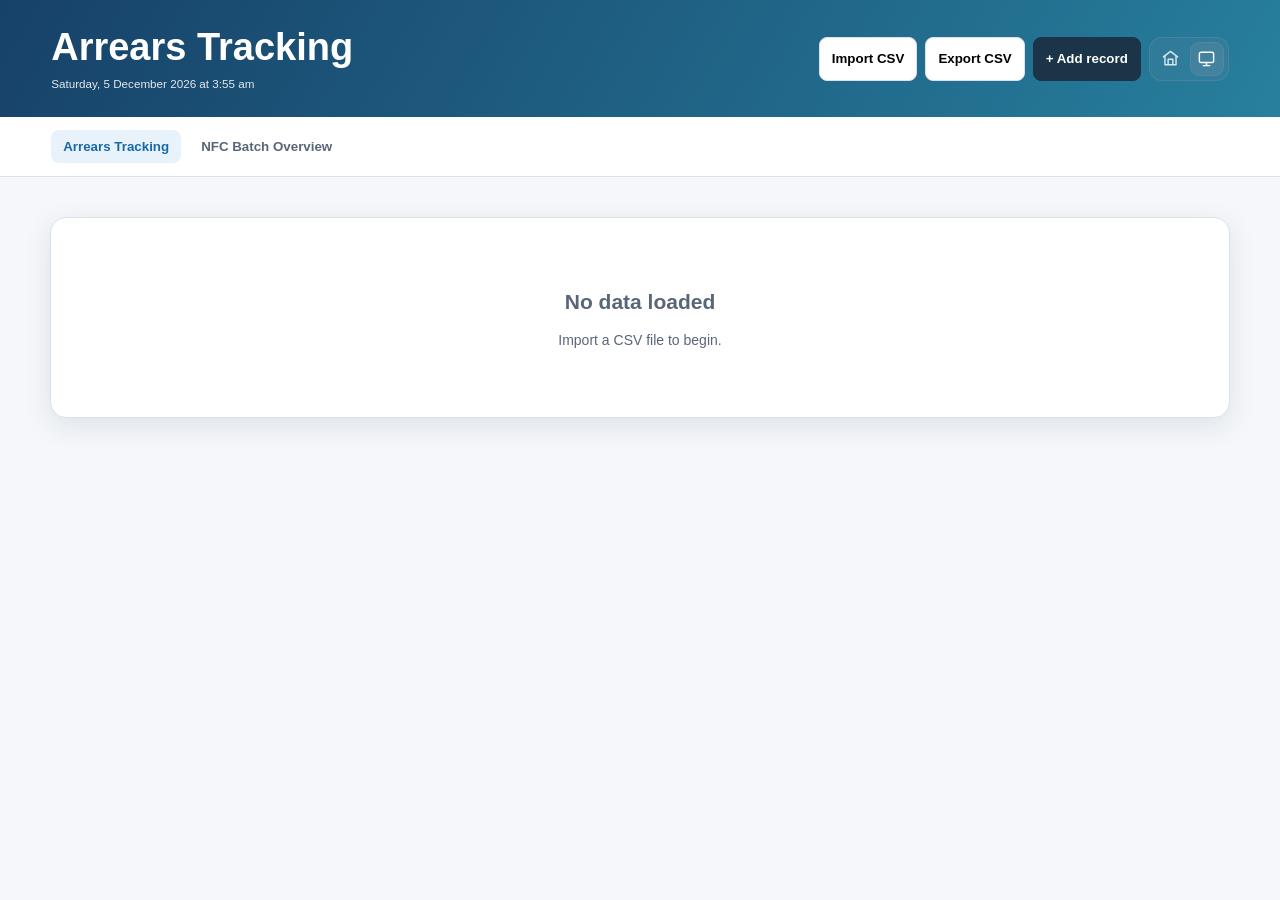
<file: arrears-tracking.html>
<!doctype html>
<html lang="en">

<head>
    <meta charset="utf-8">
    <meta name="viewport" content="width=device-width,initial-scale=1">
    <title>Arrears Tracking</title>
    <style>
        :root {
            --navy: #102a43;
            --blue: #1769aa;
            --pale: #e8f2fb;
            --line: #d9e2ec;
            --ink: #243b53;
            --muted: #627d98;
            --bg: #f5f7fa;
            --card: #fff;
            --shadow: 0 8px 28px rgba(16, 42, 67, .10)
        }

        * {
            box-sizing: border-box
        }

        body {
            margin: 0;
            font: 14px Inter, Segoe UI, Arial, sans-serif;
            color: var(--ink);
            background: var(--bg)
        }

        header {
            background: linear-gradient(120deg, var(--navy), var(--blue));
            color: #fff;
            padding: 26px clamp(18px, 4vw, 54px)
        }

        h1 {
            margin: 0;
            font-size: clamp(25px, 4vw, 38px)
        }

        .top {
            max-width: 1180px;
            margin: 0 auto;
            display: flex;
            justify-content: space-between;
            align-items: center;
            gap: 15px
        }

        #stamp {
            display: inline-block;
            margin-top: 8px;
            opacity: .88
        }

        .actions {
            display: flex;
            gap: 8px;
            flex-wrap: wrap
        }

        .actions[hidden] {
            display: none
        }

        .tabs {
            position: sticky;
            top: 0;
            z-index: 4;
            margin: 0;
            padding: 0 clamp(12px, 4vw, 54px);
            background: #fff;
            border-bottom: 1px solid var(--line)
        }

        .tabs-inner {
            max-width: 1180px;
            margin: 0 auto;
            display: flex;
            gap: 8px;
            overflow-x: auto;
            padding: 13px 0
        }

        button {
            border: 1px solid var(--line);
            background: #fff;
            border-radius: 8px;
            padding: 9px 12px;
            font-weight: 600;
            cursor: pointer
        }

        .primary {
            background: #1c3447;
            color: #fff;
            border: 1px solid #1c3447;
        }

        .tab {
            border: 0;
            background: transparent;
            color: var(--muted)
        }

        .tab.active {
            background: var(--pale);
            color: var(--blue)
        }

        .view {
            max-width: 1212px;
            margin: 22px auto;
            padding: 0 16px 50px
        }

        .empty {
            text-align: center;
            background: var(--card);
            border: 1px solid var(--line);
            border-radius: 16px;
            padding: 55px;
            color: var(--muted);
            box-shadow: var(--shadow)
        }

        .batchnav {
            display: flex;
            gap: 8px;
            overflow: auto;
            margin-bottom: 18px
        }

        .batchbtn.active {
            background: var(--pale);
            color: var(--blue)
        }

        .head {
            display: flex;
            justify-content: space-between;
            align-items: flex-start;
            gap: 15px;
            margin-bottom: 15px
        }

        .head h2 {
            margin: 0 0 8px
        }

        .source {
            color: #0563c1;
            text-decoration: underline
        }

        .summary {
            color: var(--muted);
            margin: 12px 0
        }

        .tablewrap {
            overflow: auto;
            background: var(--card);
            border: 1px solid var(--line);
            border-radius: 12px;
            box-shadow: var(--shadow)
        }

        table {
            border-collapse: collapse;
            width: 100%;
            min-width: 750px
        }

        th,
        td {
            padding: 11px;
            border-bottom: 1px solid var(--line);
            text-align: left
        }

        th {
            background: #edf4fa;
            color: var(--navy)
        }

        tbody tr {
            background: #fff
        }

        .paid {
            text-decoration: line-through;
            color: var(--muted)
        }

        .nfc-grid {
            display: grid;
            grid-template-columns: repeat(auto-fit, minmax(230px, 1fr));
            gap: 20px
        }

        .card {
            background: var(--card);
            border: 1px solid var(--line);
            border-radius: 16px;
            padding: 14px;
            min-height: 285px;
            box-shadow: var(--shadow)
        }

        .card h3 {
            margin: 0;
            text-decoration: underline
        }

        .nfc-card-head,
        .phase {
            display: flex;
            align-items: center;
            justify-content: space-between;
            gap: 8px
        }

        .nfc-card-head {
            margin-bottom: 20px
        }

        .nfc-edit-controls {
            display: none;
            align-items: center;
            gap: 6px
        }

        .nfc-batch-card.edit-mode .nfc-edit-controls {
            display: flex
        }

        .nfc-batch-card.edit-mode {
            border-color: var(--blue);
            box-shadow: 0 0 0 2px rgba(23, 105, 170, .12), var(--shadow)
        }

        .edit-hint {
            margin: -8px 0 16px;
            color: var(--muted);
            font-size: 12px
        }

        .period {
            text-align: center;
            font-weight: 700;
            text-decoration: underline;
            margin-bottom: 18px
        }

        .phase {
            font-weight: 700;
            margin: 18px 0 8px
        }

        .task-row {
            display: flex;
            align-items: center;
            gap: 6px;
            margin: 9px 0 9px 28px
        }

        .task {
            display: flex;
            flex: 1;
            min-width: 0;
            gap: 10px;
            margin: 0
        }

        .inline-edit {
            flex: 0 0 auto;
            padding: 4px 7px;
            border: 1px solid var(--line);
            border-radius: 7px;
            color: var(--muted);
            background: var(--card);
            font-size: 11px
        }

        .inline-edit:hover,
        .inline-edit:focus-visible {
            color: var(--blue);
            border-color: var(--blue)
        }

        .task.done span {
            text-decoration: line-through;
            color: var(--muted)
        }

        .sub {
            font-size: 12px;
            margin-left: 52px
        }

        .progress {
            font-size: 12px;
            color: var(--muted);
            margin-top: 15px
        }

        .modal {
            display: none;
            position: fixed;
            inset: 0;
            background: #0006;
            place-items: center;
            padding: 20px
        }

        .modal.open {
            display: grid
        }

        .dialog {
            background: var(--card);
            width: min(500px, 100%);
            padding: 22px;
            border: 1px solid var(--line);
            border-radius: 16px;
            box-shadow: var(--shadow)
        }

        .field {
            margin: 12px 0
        }

        .field label {
            display: block;
            font-weight: 600;
            margin-bottom: 5px
        }

        .field input,
        .field textarea {
            width: 100%;
            padding: 10px;
            border: 1px solid var(--line);
            border-radius: 8px
        }

        .dialogfoot {
            display: flex;
            justify-content: flex-end;
            gap: 8px;
            margin-top: 18px
        }

        @media(max-width:650px) {

            .top,
            .head {
                flex-direction: column
            }

            .top {
                align-items: flex-start
            }

            .view {
                padding: 0 15px 35px
            }
        }
    </style>
    <script src="./assets/theme.js"></script>
</head>

<body>
    <header>
        <div class="top">
            <div>
                <h1>Arrears Tracking</h1><small id="stamp"></small>
            </div>
            <div class="actions">
                <div class="actions" id="arrearsFileActions">
                    <button onclick="csvFile.click()">Import CSV</button>
                    <input hidden type="file" id="csvFile" accept=".csv" onchange="importCSV(event)">
                    <button onclick="exportCSV()">Export CSV</button>
                </div>
                <div class="actions" id="nfcFileActions" hidden>
                    <button onclick="nfcFile.click()">Import NFC CSV</button>
                    <input hidden type="file" id="nfcFile" accept=".csv,text/csv" onchange="importNfcCSV(event)">
                    <button onclick="exportNfcCSV()">Export NFC CSV</button>
                </div>
                <button class="primary" id="addContextAction" onclick="recordDlg()">+ Add record</button>
            </div>
        </div>
    </header>
    <nav class="tabs" aria-label="Tracker views">
        <div class="tabs-inner">
            <button id="tabA" class="tab active" onclick="show('arrears')">Arrears Tracking</button>
            <button id="tabN" class="tab" onclick="show('nfc')">NFC Batch Overview</button>
        </div>
    </nav>
    <section id="arrears" class="view">
        <div id="batchnav" class="batchnav"></div>
        <div id="arrearsBody"></div>
    </section>
    <section id="nfc" class="view" hidden>
        <div class="head">
            <div>
                <h2>NFC Batch Overview</h2><strong id="overall"></strong>
            </div>
        </div>
        <p class="edit-hint">Double-click a batch card to show its add and edit controls.</p>
        <div id="nfcGrid" class="nfc-grid"></div>
    </section>
    <div id="recordModal" class="modal">
        <div class="dialog">
            <h3>Add / Edit record</h3><input id="editIdx" type="hidden">
            <div class="field"><label>Exchange ID</label><input id="eid"></div>
            <div class="field"><label>Name</label><input id="nm"></div>
            <div class="field"><label>Remarks</label><textarea id="rem"></textarea></div>
            <div class="dialogfoot"><button onclick="closeM()">Cancel</button><button class="primary"
                    onclick="saveRecord()">Save</button></div>
        </div>
    </div>
    <div id="nfcTaskModal" class="modal">
        <form class="dialog" id="nfcTaskForm">
            <h3>Add NFC task</h3>
            <div class="field"><label for="nfcBatchName">Batch name</label><input id="nfcBatchName" required></div>
            <div class="field"><label for="nfcPeriod">Period</label><input id="nfcPeriod" required></div>
            <div class="field"><label for="nfcSection">Section</label><input id="nfcSection" required></div>
            <div class="field"><label for="nfcTaskName">Task</label><input id="nfcTaskName" required></div>
            <div class="dialogfoot">
                <button type="button" onclick="closeNfcTaskDlg()">Cancel</button>
                <button class="primary" type="submit">Add task</button>
            </div>
        </form>
    </div>
    <div id="nfcEditModal" class="modal">
        <form class="dialog" id="nfcEditForm">
            <h3 id="nfcEditTitle">Edit NFC item</h3>
            <div class="field"><label id="nfcEditNameLabel" for="nfcEditName">Name</label><input id="nfcEditName" required></div>
            <div class="field" id="nfcEditPeriodField"><label for="nfcEditPeriod">Period</label><input id="nfcEditPeriod" required></div>
            <div class="dialogfoot">
                <button type="button" onclick="closeNfcEditDlg()">Cancel</button>
                <button class="primary" type="submit">Save changes</button>
            </div>
        </form>
    </div>
    <div id="nfcSectionModal" class="modal">
        <form class="dialog" id="nfcSectionForm">
            <h3>Add NFC section</h3>
            <div class="field"><label for="nfcSectionName">Section name</label><input id="nfcSectionName" required></div>
            <div class="dialogfoot">
                <button type="button" onclick="closeNfcSectionDlg()">Cancel</button>
                <button class="primary" type="submit">Add section</button>
            </div>
        </form>
    </div>
    <script>
        const KEY = 'arrearsTrackingDataV2', NKEY = 'nfcOverviewDataV2', TAB_KEY = 'arrearsTrackingActiveTab';
        let data = JSON.parse(localStorage.getItem(KEY) || '{"activeId":null,"batches":[]}');
        let nfcData = JSON.parse(localStorage.getItem(NKEY) || '{"batches":[]}');
        const esc = s => String(s ?? '').replace(/[&<>"']/g, c => ({ '&': '&amp;', '<': '&lt;', '>': '&gt;', '"': '&quot;', "'": '&#39;' }[c])); const save = () => localStorage.setItem(KEY, JSON.stringify(data)); const batch = () => data.batches.find(x => x.id === data.activeId) || data.batches[0];
        function show(v) { if (v !== 'nfc' && v !== 'arrears') v = 'arrears'; localStorage.setItem(TAB_KEY, v); arrears.hidden = v !== 'arrears'; nfc.hidden = v !== 'nfc'; arrearsFileActions.hidden = v !== 'arrears'; nfcFileActions.hidden = v !== 'nfc'; addContextAction.hidden = v === 'nfc'; addContextAction.textContent = '+ Add record'; addContextAction.onclick = recordDlg; tabA.classList.toggle('active', v === 'arrears'); tabN.classList.toggle('active', v === 'nfc'); if (v === 'nfc') renderNFC() }
        function render() { let b = batch(); batchnav.innerHTML = data.batches.map(x => `<button class="batchbtn ${x === b ? 'active' : ''}" onclick="data.activeId='${x.id}';save();render()">${esc(x.name)} (${x.records.length})</button>`).join(''); if (!b) { arrearsBody.innerHTML = '<div class="empty"><h2>No data loaded</h2><p>Import a CSV file to begin.</p></div>'; return } let paid = b.records.filter(x => x.paid).length; arrearsBody.innerHTML = `<div class="head"><div><h2>${esc(b.name)}</h2><a class="source" href="${esc(b.sourceUrl)}" target="_blank">${esc(b.sourceLabel)}</a></div></div><div class="summary">Total: ${b.records.length} | Paid: ${paid} | Outstanding: ${b.records.length - paid}</div><div class="tablewrap"><table><thead><tr><th>Exchange ID</th><th>Name</th><th>Remarks</th><th>Arrears Paid</th><th>Actions</th></tr></thead><tbody>${b.records.map((r, i) => `<tr><td>${esc(r.exchangeId)}</td><td>${esc(r.name)}</td><td class="${r.paid ? 'paid' : ''}">${esc(r.remarks)}</td><td><label><input type="checkbox" ${r.paid ? 'checked' : ''} onchange="togglePaid(${i},this.checked)"> ${r.paid ? 'Paid' : 'Outstanding'}</label></td><td><button onclick="recordDlg(${i})">Edit</button> <button onclick="del(${i})">Delete</button></td></tr>`).join('')}</tbody></table></div>` }
        function togglePaid(i, v) { batch().records[i].paid = v; save(); render() } function del(i) { if (confirm('Delete this record?')) { batch().records.splice(i, 1); save(); render() } } function recordDlg(i = '') { if (!batch()) return alert('Import CSV data first.'); editIdx.value = i; if (i !== '') { let r = batch().records[i]; eid.value = r.exchangeId; nm.value = r.name; rem.value = r.remarks } else { eid.value = nm.value = rem.value = '' } recordModal.classList.add('open') } function closeM() { recordModal.classList.remove('open') } function saveRecord() { let i = editIdx.value, r = { exchangeId: eid.value.trim(), name: nm.value.trim(), remarks: rem.value.trim(), paid: i === '' ? false : batch().records[+i].paid }; if (i === '') batch().records.push(r); else batch().records[+i] = r; save(); closeM(); render() }
        function ce(v) { v = String(v ?? ''); return /[",\r\n]/.test(v) ? '"' + v.replace(/"/g, '""') + '"' : v } function exportCSV() { let h = ['Batch', 'Source Label', 'Source URL', 'Exchange ID', 'Name', 'Remarks', 'Arrears Paid'], a = [h.join(',')]; data.batches.forEach(b => b.records.forEach(r => a.push([b.name, b.sourceLabel, b.sourceUrl, r.exchangeId, r.name, r.remarks, r.paid ? 'Yes' : 'No'].map(ce).join(',')))); let x = document.createElement('a'); x.href = URL.createObjectURL(new Blob(['\ufeff' + a.join('\r\n')], { type: 'text/csv' })); x.download = 'arrears-tracking-current.csv'; x.click() }
        function parse(t) { let a = [], r = [], c = '', q = false; for (let i = 0; i < t.length; i++) { let x = t[i]; if (q) { if (x === '"' && t[i + 1] === '"') { c += '"'; i++ } else if (x === '"') q = false; else c += x } else if (x === '"') q = true; else if (x === ',') { r.push(c); c = '' } else if (x === '\n') { r.push(c.replace(/\r$/, '')); a.push(r); r = []; c = '' } else c += x } if (c || r.length) { r.push(c); a.push(r) } return a } function importCSV(e) { let f = e.target.files[0], fr = new FileReader; fr.onload = () => { try { let rows = parse(fr.result.replace(/^\ufeff/, '')), h = rows.shift().map(x => x.trim().toLowerCase()), idx = n => h.indexOf(n), map = new Map; rows.forEach(r => { let bn = (r[idx('batch')] || '').trim(); if (!bn) return; if (!map.has(bn)) map.set(bn, { id: 'b' + map.size + Date.now(), name: bn, sourceLabel: r[idx('source label')] || 'Source list', sourceUrl: r[idx('source url')] || '#', records: [] }); if (r[idx('exchange id')] || r[idx('name')]) map.get(bn).records.push({ exchangeId: r[idx('exchange id')] || '', name: r[idx('name')] || '', remarks: r[idx('remarks')] || '', paid: /^(yes|true|paid|1)$/i.test(r[idx('arrears paid')] || '') }) }); data = { activeId: null, batches: [...map.values()] }; data.activeId = data.batches[0]?.id || null; save(); render() } catch (x) { alert('Import failed: ' + x.message) } e.target.value = '' }; fr.readAsText(f) }
        function saveNfc() { localStorage.setItem(NKEY, JSON.stringify(nfcData)) }
        function openNfcTaskDlg(batchIndex = 0, sectionIndex = -1) {
            const selectedBatch = nfcData.batches[batchIndex];
            nfcBatchName.value = selectedBatch?.name || '';
            nfcPeriod.value = selectedBatch?.period || '';
            nfcSection.value = selectedBatch?.sections[sectionIndex]?.name || '';
            nfcTaskName.value = '';
            nfcTaskModal.classList.add('open');
            nfcBatchName.focus();
        }
        function closeNfcTaskDlg() { nfcTaskModal.classList.remove('open') }
        let nfcSectionBatchIndex = null;
        function addNfcSection(batchIndex) {
            nfcSectionBatchIndex = batchIndex;
            nfcSectionName.value = '';
            nfcSectionModal.classList.add('open');
            nfcSectionName.focus();
        }
        function closeNfcSectionDlg() { nfcSectionModal.classList.remove('open'); nfcSectionBatchIndex = null }
        nfcSectionForm.addEventListener('submit', event => {
            event.preventDefault();
            if (nfcSectionBatchIndex === null) return;
            const name = nfcSectionName.value.trim();
            const batch = nfcData.batches[nfcSectionBatchIndex];
            if (batch.sections.some(section => section.name.toLowerCase() === name.toLowerCase())) {
                alert('That section already exists in this batch.');
                return;
            }
            batch.sections.push({ name, tasks: [] });
            saveNfc();
            renderNFC();
            closeNfcSectionDlg();
        });
        function toggleNfcEditMode(event, batchIndex) {
            if (event.type === 'dblclick' && event.target.closest('button, input, label')) return;
            const card = event.currentTarget;
            const enabled = !card.classList.contains('edit-mode');
            card.classList.toggle('edit-mode', enabled);
            if (enabled) nfcEditMode.add(batchIndex);
            else nfcEditMode.delete(batchIndex);
        }
        let nfcEditTarget = null;
        const nfcEditMode = new Set();
        function editNfcItem(type, batchIndex, sectionIndex = -1, taskIndex = -1) {
            nfcEditTarget = { type, batchIndex, sectionIndex, taskIndex };
            const batch = nfcData.batches[batchIndex];
            const title = document.getElementById('nfcEditTitle');
            const nameLabel = document.getElementById('nfcEditNameLabel');
            const nameInput = document.getElementById('nfcEditName');
            const periodField = document.getElementById('nfcEditPeriodField');
            const periodInput = document.getElementById('nfcEditPeriod');

            if (type === 'batch') {
                title.textContent = 'Edit NFC batch';
                nameLabel.textContent = 'Batch name';
                nameInput.value = batch.name;
                periodField.hidden = false;
                periodInput.value = batch.period || '';
            } else if (type === 'section') {
                title.textContent = 'Edit NFC section';
                nameLabel.textContent = 'Section name';
                nameInput.value = batch.sections[sectionIndex].name;
                periodField.hidden = true;
            } else {
                title.textContent = 'Edit NFC task';
                nameLabel.textContent = 'Task name';
                nameInput.value = batch.sections[sectionIndex].tasks[taskIndex].name;
                periodField.hidden = true;
            }
            periodInput.required = type === 'batch';
            nfcEditModal.classList.add('open');
            nameInput.focus();
            nameInput.select();
        }
        function closeNfcEditDlg() { nfcEditModal.classList.remove('open'); nfcEditTarget = null }
        nfcEditForm.addEventListener('submit', event => {
            event.preventDefault();
            if (!nfcEditTarget) return;
            const { type, batchIndex, sectionIndex, taskIndex } = nfcEditTarget;
            const name = document.getElementById('nfcEditName').value.trim();
            const batch = nfcData.batches[batchIndex];
            if (type === 'batch') {
                batch.name = name;
                batch.period = document.getElementById('nfcEditPeriod').value.trim();
            } else if (type === 'section') {
                batch.sections[sectionIndex].name = name;
            } else {
                batch.sections[sectionIndex].tasks[taskIndex].name = name;
            }
            saveNfc();
            closeNfcEditDlg();
            renderNFC();
        });
        nfcTaskForm.addEventListener('submit', event => {
            event.preventDefault();
            const name = nfcBatchName.value.trim();
            const period = nfcPeriod.value.trim();
            const sectionName = nfcSection.value.trim();
            const taskName = nfcTaskName.value.trim();
            let currentBatch = nfcData.batches.find(batch => batch.name.toLowerCase() === name.toLowerCase());
            if (!currentBatch) {
                currentBatch = { name, period, sections: [] };
                nfcData.batches.push(currentBatch);
            } else if (!currentBatch.period) {
                currentBatch.period = period;
            }
            let section = currentBatch.sections.find(item => item.name.toLowerCase() === sectionName.toLowerCase());
            if (!section) {
                section = { name: sectionName, tasks: [] };
                currentBatch.sections.push(section);
            }
            section.tasks.push({ name: taskName, completed: false });
            saveNfc();
            renderNFC();
            closeNfcTaskDlg();
        });
        function exportNfcCSV() {
            const rows = [['Batch', 'Period', 'Section', 'Task', 'Completed']];
            nfcData.batches.forEach(b => b.sections.forEach(sec => sec.tasks.forEach(task => rows.push([b.name, b.period, sec.name, task.name, task.completed ? 'Yes' : 'No']))));
            const csv = '\ufeff' + rows.map(r => r.map(ce).join(',')).join('\r\n'), a = document.createElement('a');
            a.href = URL.createObjectURL(new Blob([csv], { type: 'text/csv;charset=utf-8' })); a.download = 'nfc-batch-checklist.csv'; a.click(); URL.revokeObjectURL(a.href);
        }
        function importNfcCSV(e) {
            const f = e.target.files[0]; if (!f) return; const fr = new FileReader(); fr.onload = () => {
                try {
                    const rows = parse(String(fr.result).replace(/^\ufeff/, '')); if (rows.length < 2) throw new Error('The CSV has no checklist rows.');
                    const h = rows.shift().map(x => x.trim().toLowerCase()), ix = n => h.indexOf(n), required = ['batch', 'period', 'section', 'task', 'completed'];
                    if (required.some(x => ix(x) < 0)) throw new Error('Required columns: Batch, Period, Section, Task, Completed.');
                    const batches = [], batchMap = new Map();
                    rows.filter(r => r.some(x => String(x).trim())).forEach(r => {
                        const bn = (r[ix('batch')] || '').trim(), period = (r[ix('period')] || '').trim(), sn = (r[ix('section')] || '').trim(), tn = (r[ix('task')] || '').trim(); if (!bn || !sn || !tn) return;
                        let b = batchMap.get(bn); if (!b) { b = { name: bn, period, sections: [] }; batchMap.set(bn, b); batches.push(b) }
                        let sec = b.sections.find(x => x.name === sn); if (!sec) { sec = { name: sn, tasks: [] }; b.sections.push(sec) }
                        sec.tasks.push({ name: tn, completed: /^(yes|true|completed|done|1)$/i.test((r[ix('completed')] || '').trim()) });
                    });
                    if (!batches.length) throw new Error('No valid NFC checklist items were found.');
                    if (nfcData.batches.length && !confirm('Importing will replace the current NFC checklist data. Continue?')) return;
                            nfcData = { batches }; nfcEditMode.clear(); saveNfc(); renderNFC(); alert('NFC checklist imported successfully.');
                } catch (err) { alert('NFC CSV import failed: ' + err.message) } finally { e.target.value = '' }
            }; fr.readAsText(f)
        }
        function toggleNfc(bi, si, ti, value) { nfcData.batches[bi].sections[si].tasks[ti].completed = value; saveNfc(); renderNFC() }
        function renderNFC() {
            if (!nfcData.batches.length) { overall.textContent = ''; nfcGrid.innerHTML = '<div class="empty" style="grid-column:1/-1"><h2>No NFC checklist loaded</h2><p>Import an NFC CSV file to begin.</p></div>'; return }
            let total = 0, done = 0;
            nfcGrid.innerHTML = nfcData.batches.map((b, bi) => { let bt = 0, bd = 0; const groups = b.sections.map((sec, si) => `<div class="phase"><span>- ${esc(sec.name)}</span><div class="nfc-edit-controls"><button class="inline-edit" type="button" onclick="editNfcItem('section',${bi},${si})" aria-label="Edit section ${esc(sec.name)}">Edit</button><button class="inline-edit" type="button" onclick="openNfcTaskDlg(${bi},${si})">Add task</button></div></div>${sec.tasks.map((task, ti) => { total++; bt++; if (task.completed) { done++; bd++ } return `<div class="task-row"><label class="task ${task.completed ? 'done' : ''}"><input type="checkbox" ${task.completed ? 'checked' : ''} onchange="toggleNfc(${bi},${si},${ti},this.checked)"><span>${esc(task.name)}</span></label><button class="inline-edit nfc-edit-controls" type="button" onclick="editNfcItem('task',${bi},${si},${ti})" aria-label="Edit task ${esc(task.name)}">Edit</button></div>${task.name === 'Process Payment' ? '<div class="sub">(Mbr Creation/Key-In/KIV)</div>' : ''}` }).join('')}`).join(''); return `<article class="card nfc-batch-card ${nfcEditMode.has(bi) ? 'edit-mode' : ''}" ondblclick="toggleNfcEditMode(event,${bi})" tabindex="0" onkeydown="if(event.target===this&&(event.key==='Enter'||event.key===' ')){event.preventDefault();toggleNfcEditMode(event,${bi})}" title="Double-click to show add and edit controls"><div class="nfc-card-head"><h3>${esc(b.name)}</h3><div class="nfc-edit-controls"><button class="inline-edit" type="button" onclick="editNfcItem('batch',${bi})">Edit batch</button><button class="inline-edit" type="button" onclick="addNfcSection(${bi})">Add section</button></div></div><div class="period">${esc(b.period)}</div>${groups}<div class="progress">${bd} of ${bt} completed</div></article>` }).join('');
            overall.textContent = `Overall: ${done} of ${total} completed`;
        }
        stamp.textContent = new Intl.DateTimeFormat('en-SG', { dateStyle: 'full', timeStyle: 'short' }).format(new Date); render(); show(localStorage.getItem(TAB_KEY));
    </script>
</body>

</html>
</file>
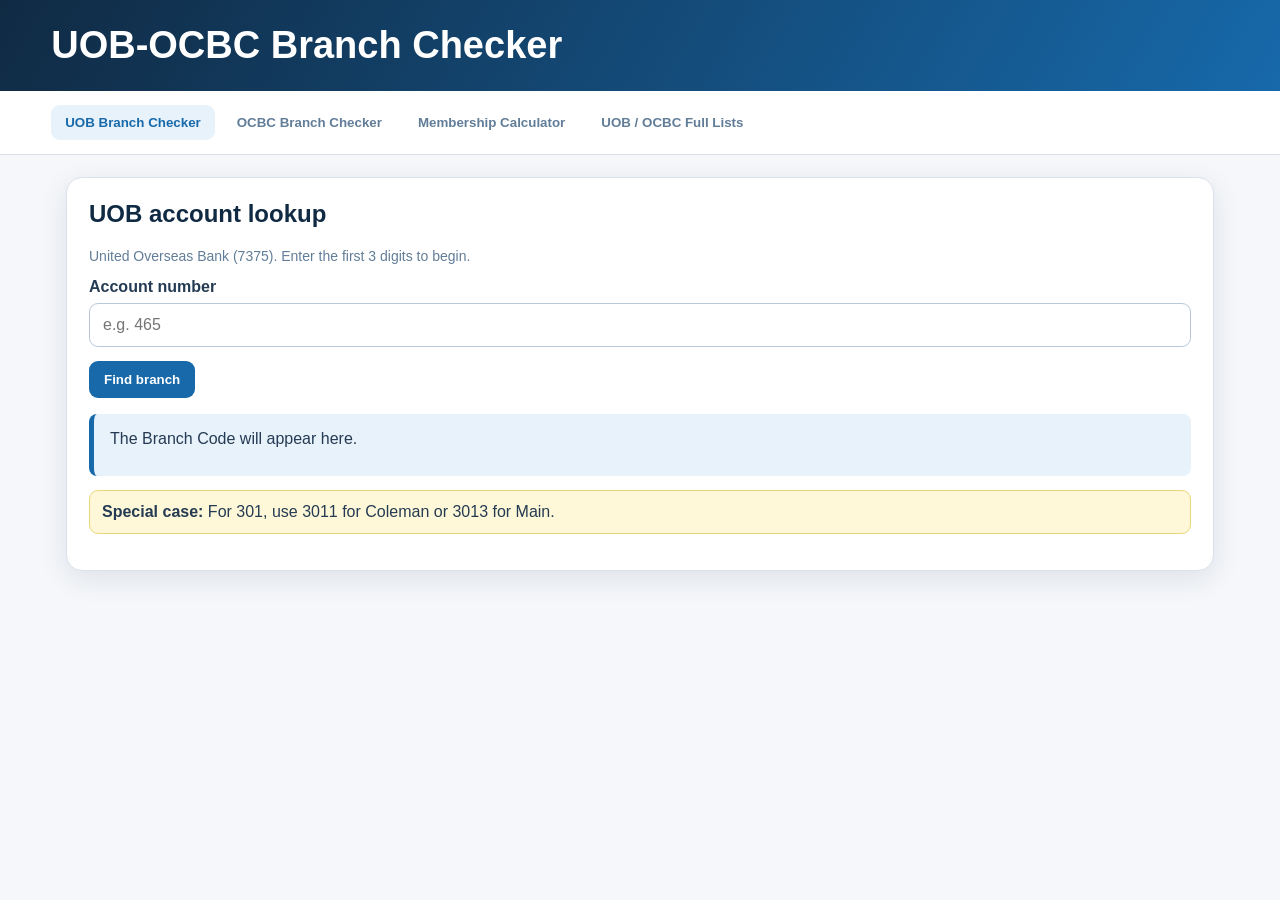
<file: UOB-OCBC Branch Checker.html>
<!doctype html>
<html lang="en"><head><meta charset="utf-8"><meta name="viewport" content="width=device-width,initial-scale=1">
<title>UOB-OCBC Branch Checker</title>
<style>
:root{--navy:#102a43;--blue:#1769aa;--blue2:#e8f2fb;--gold:#f4c542;--bg:#f5f7fa;--card:#fff;--text:#243b53;--muted:#627d98;--bad:#b42318;--good:#16794b;--line:#d9e2ec;--shadow:0 8px 28px rgba(16,42,67,.10)}*{box-sizing:border-box}body{margin:0;font-family:Inter,Segoe UI,Arial,sans-serif;background:var(--bg);color:var(--text)}header{background:linear-gradient(120deg,var(--navy),var(--blue));color:white;padding:24px clamp(18px,4vw,54px)}header h1{margin:0;font-size:clamp(24px,4vw,38px)}header p{margin:7px 0 0;opacity:.86}.nav{display:flex;gap:8px;overflow:auto;padding:14px clamp(12px,4vw,54px);background:white;border-bottom:1px solid var(--line);position:sticky;top:0;z-index:5}.nav button{white-space:nowrap;border:0;background:transparent;padding:10px 14px;border-radius:9px;font-weight:700;color:var(--muted);cursor:pointer}.nav button.active{background:var(--blue2);color:var(--blue)}main{max-width:1180px;margin:22px auto;padding:0 16px 50px}.panel{display:none}.panel.active{display:block}.grid{display:grid;grid-template-columns:repeat(auto-fit,minmax(300px,1fr));gap:18px}.card{background:var(--card);border:1px solid var(--line);border-radius:16px;padding:22px;box-shadow:var(--shadow)}h2,h3{color:var(--navy);margin-top:0}.hint{color:var(--muted);font-size:14px}.field{margin:14px 0}.field label{display:block;font-weight:700;margin-bottom:7px}.field input,.field select{width:100%;padding:12px 13px;border:1px solid #b8c8d8;border-radius:9px;font:inherit;background:#fff}.field input:focus,.field select:focus{outline:3px solid rgba(23,105,170,.16);border-color:var(--blue)}.btn{border:0;border-radius:9px;padding:11px 15px;font-weight:700;cursor:pointer;background:var(--blue);color:#fff}.btn.secondary{background:#e9eef3;color:var(--navy)}.btn.danger{background:#fff0ef;color:var(--bad);border:1px solid #f7c8c4}.btn.small{padding:7px 10px;font-size:13px}.actions{display:flex;gap:9px;flex-wrap:wrap}.result{margin-top:16px;border-left:5px solid var(--blue);background:var(--blue2);padding:16px;border-radius:8px;min-height:62px}.result.error{border-color:var(--bad);background:#fff0ef}.result .big{font-size:21px;font-weight:800;color:var(--navy)}.meta{display:grid;grid-template-columns:repeat(auto-fit,minmax(160px,1fr));gap:12px;margin-top:12px}.pill{background:white;border:1px solid var(--line);border-radius:10px;padding:12px}.pill span{display:block;font-size:12px;color:var(--muted);text-transform:uppercase}.pill strong{display:block;margin-top:4px}.table-wrap{overflow:auto;max-height:540px;border:1px solid var(--line);border-radius:10px;margin-top:14px}table{width:100%;border-collapse:collapse;background:white}th,td{padding:10px 12px;border-bottom:1px solid var(--line);text-align:left;vertical-align:top}th{position:sticky;top:0;background:#edf4fa;color:var(--navy);z-index:1}td input{width:100%;padding:7px;border:1px solid transparent;border-radius:6px;font:inherit}td input:focus{border-color:var(--blue);outline:none}.count{font-size:13px;color:var(--muted);margin:8px 0}.notice{background:#fff8d8;border:1px solid #ead777;padding:12px;border-radius:9px;margin:14px 0}.toast{position:fixed;right:18px;bottom:18px;background:var(--navy);color:#fff;padding:12px 16px;border-radius:9px;box-shadow:var(--shadow);display:none;z-index:10}.branch-code-highlight{background:linear-gradient(135deg,#fff7cc,#ffe082);border:3px solid #f4c542;border-radius:12px;padding:14px;text-align:center;animation:pulseGlow 1.6s infinite}.branch-code-highlight span{display:block;font-size:12px;text-transform:uppercase;color:#7c5a00;margin-bottom:6px;font-weight:600}.branch-code-highlight strong{display:block;font-size:32px;font-weight:900;color:#102a43;letter-spacing:2px}@keyframes pulseGlow{0%{transform:scale(1);box-shadow:0 0 0 0 rgba(244,197,66,.6)}70%{transform:scale(1.03);box-shadow:0 0 25px 10px rgba(244,197,66,0)}100%{transform:scale(1);box-shadow:0 0 0 0 rgba(244,197,66,0)}}@media(max-width:600px){.card{padding:16px}th,td{padding:8px}.nav{padding-left:8px}}
</style></head><body>
<header><h1>UOB-OCBC Branch Checker</h1></header>
<nav class="nav">
<button class="active" data-tab="uob">UOB Branch Checker</button><button data-tab="ocbc">OCBC Branch Checker</button><button data-tab="membership">Membership Calculator</button><button data-tab="manage">UOB / OCBC Full Lists</button>
</nav><main>
<section id="uob" class="panel active">
<div class="card"><h2>UOB account lookup</h2><p class="hint">United Overseas Bank (7375). Enter the first 3 digits to begin.</p><div class="field"><label for="uobInput">Account number</label><input id="uobInput" inputmode="numeric" placeholder="e.g. 465"></div><button class="btn" onclick="lookupBank('uob')">Find branch</button><div id="uobResult" class="result">The Branch Code will appear here.</div><div class="notice"><strong>Special case:</strong> For 301, use 3011 for Coleman or 3013 for Main.</div></div>
</section>
<section id="ocbc" class="panel">
<div class="card"><h2>OCBC account lookup</h2><p class="hint">Oversea-Chinese Banking Corporation (7339). For a 7 or 9 digit account, the branch code is the first 3 digits.</p><div class="field"><label for="ocbcInput">Account number</label><input id="ocbcInput" inputmode="numeric" placeholder="e.g. 557 or full account number"></div><button class="btn" onclick="lookupBank('ocbc')">Find branch</button><div id="ocbcResult" class="result">Enter an account number to begin.</div></div>
</section>
<section id="membership" class="panel"><div class="card"><h2>Membership amount calculator</h2><p class="hint">Monthly amount is $9 from January to November and $18 in December, based on the workbook.</p><div class="grid"><div class="field"><label for="fromMonth">From</label><select id="fromMonth"></select></div><div class="field"><label for="toMonth">To</label><select id="toMonth"></select></div></div><button class="btn" onclick="calcMembership()">Calculate</button><div id="memberResult" class="result">Select a start and end month.</div></div></section>
<section id="manage" class="panel"><div class="card"><h2>UOB / OCBC full list manager</h2><p class="hint">Add, edit or remove branches. Changes are saved automatically in this browser.</p><div class="actions"><select id="manageBank" onchange="renderManager()"><option value="uob">UOB</option><option value="ocbc">OCBC</option></select><input id="manageFilter" placeholder="Filter account, branch or code" oninput="renderManager()" style="min-width:250px;padding:10px;border:1px solid var(--line);border-radius:9px"><button class="btn" onclick="addBranch()">+ Add branch</button><button class="btn secondary" onclick="exportData()">Export backup</button><label class="btn secondary" style="cursor:pointer">Import backup<input type="file" accept="application/json" onchange="importData(event)" hidden></label><button class="btn danger" onclick="resetBankList()">Reset selected list</button></div><div id="managerCount" class="count"></div><div class="table-wrap"><table><thead><tr><th style="width:20%">Account prefix</th><th>Bank branch</th><th style="width:20%">Branch code</th><th style="width:90px">Action</th></tr></thead><tbody id="managerBody"></tbody></table></div></div></section>
</main><div id="toast" class="toast"></div>
<script>const DEFAULT_DATA={"uob":[{"account":"101","branch":"UOB Main","code":"1"},{"account":"102","branch":"UOB City Square Mall","code":"2"},{"account":"103","branch":"UOB PLQ","code":"3"},{"account":"104","branch":"UOB Tai Seng","code":"4"},{"account":"105","branch":"UOB Rochor","code":"5"},{"account":"106","branch":"UOB Novena Square","code":"6"},{"account":"107","branch":"UOB Thomson","code":"7"},{"account":"108","branch":"UOB Vivo City","code":"8"},{"account":"109","branch":"UOB Anson","code":"57"},{"account":"110","branch":"UOB Thomson","code":"10"},{"account":"111","branch":"UOB Anson","code":"11"},{"account":"112","branch":"UOB Bukit Panjang","code":"12"},{"account":"113","branch":"UOB Jurong Point","code":"13"},{"account":"114","branch":"UOB PLQ","code":"14"},{"account":"115","branch":"UOB Toa Payoh","code":"15"},{"account":"116","branch":"UOB Novena Square","code":"16"},{"account":"117","branch":"UOB Coleman","code":"17"},{"account":"118","branch":"UOB Shaw Centre","code":"18"},{"account":"119","branch":"UOB New Bridge","code":"19"},{"account":"120","branch":"UOB Holland","code":"20"},{"account":"121","branch":"UOB Anson","code":"21"},{"account":"122","branch":"UOB Thomson","code":"22"},{"account":"123","branch":"UOB Woodleigh Mall","code":"23"},{"account":"124","branch":"UOB Woodleigh Mall","code":"24"},{"account":"125","branch":"UOB Parkway Parade","code":"25"},{"account":"126","branch":"UOB Upper Bukit Timah","code":"26"},{"account":"127","branch":"UOB Bedok","code":"27"},{"account":"128","branch":"UOB Ang Mo Kio","code":"28"},{"account":"129","branch":"UOB Shaw Centre","code":"29"},{"account":"130","branch":"UOB Clementi","code":"30"},{"account":"131","branch":"UOB Parkway Parade","code":"31"},{"account":"132","branch":"UOB PLQ","code":"32"},{"account":"133","branch":"UOB Novena Square","code":"33"},{"account":"134","branch":"UOB Clementi","code":"34"},{"account":"135","branch":"UOB Jurong Point","code":"35"},{"account":"136","branch":"UOB Parkway Parade","code":"36"},{"account":"137","branch":"UOB Suntec City","code":"37"},{"account":"138","branch":"UOB Tampines","code":"38"},{"account":"139","branch":"UOB Northpoint","code":"39"},{"account":"140","branch":"UOB Changi Airport","code":"40"},{"account":"141","branch":"UOB Bukit Batok Central","code":"41"},{"account":"142","branch":"UOB Coleman","code":"42"},{"account":"143","branch":"UOB Changi Airport","code":"43"},{"account":"144","branch":"UOB Pasir Ris","code":"44"},{"account":"145","branch":"UOB Woodlands","code":"45"},{"account":"146","branch":"UOB Coleman","code":"46"},{"account":"147","branch":"UOB Rochor","code":"47"},{"account":"148","branch":"UOB Coleman","code":"48"},{"account":"150","branch":"UOB Tiong Bahru Plaza","code":"50"},{"account":"151","branch":"UOB Bukit Batok Central","code":"51"},{"account":"152","branch":"UOB Suntec City","code":"52"},{"account":"153","branch":"UOB Jurong Point","code":"53"},{"account":"154","branch":"UOB Bukit Panjang","code":"54"},{"account":"155","branch":"UOB Tampines","code":"55"},{"account":"156","branch":"UOB Bukit Panjang","code":"56"},{"account":"157","branch":"UOB Anson","code":"57"},{"account":"158","branch":"UOB City Square Mall","code":"58"},{"account":"159","branch":"UOB Upper Bukit Timah","code":"59"},{"account":"160","branch":"UOB Vivo City","code":"60"},{"account":"162","branch":"UOB Parkway Parade","code":"62"},{"account":"163","branch":"UOB Hougang Mall","code":"63"},{"account":"164","branch":"UOB PLQ","code":"64"},{"account":"166","branch":"UOB Bishan","code":"66"},{"account":"167","branch":"UOB Bendemeer","code":"67"},{"account":"168","branch":"UOB Orchard","code":"68"},{"account":"169","branch":"UOB Tai Seng","code":"69"},{"account":"180","branch":"UOB Main","code":"80"},{"account":"201","branch":"UOB Anson","code":"57"},{"account":"202","branch":"UOB City Square Mall","code":"58"},{"account":"203","branch":"UOB Upper Bukit Timah","code":"59"},{"account":"204","branch":"UOB City Square Mall","code":"58"},{"account":"206","branch":"UOB Vivo City","code":"60"},{"account":"207","branch":"UOB Parkway Parade","code":"62"},{"account":"208","branch":"UOB Upper Bukit Timah","code":"59"},{"account":"209","branch":"UOB Hougang Mall","code":"63"},{"account":"210","branch":"UOB Vivo City","code":"60"},{"account":"211","branch":"UOB PLQ","code":"64"},{"account":"212","branch":"UOB Bishan","code":"66"},{"account":"213","branch":"UOB Hougang Mall","code":"63"},{"account":"215","branch":"UOB Vivo City","code":"60"},{"account":"216","branch":"UOB Bendemeer","code":"67"},{"account":"217","branch":"UOB Orchard","code":"68"},{"account":"218","branch":"UOB Bendemeer","code":"67"},{"account":"219","branch":"UOB Tai Seng","code":"69"},{"account":"3013","branch":"UOB Main","code":"1"},{"account":"3011","branch":"UOB Coleman","code":"46"},{"account":"302","branch":"UOB Coleman","code":"46"},{"account":"303","branch":"UOB Rochor","code":"47"},{"account":"304","branch":"UOB Coleman","code":"48"},{"account":"305","branch":"UOB Hougang MRT","code":"305"},{"account":"307","branch":"UOB Tiong Bahru Plaza","code":"307"},{"account":"308","branch":"UOB Woodlands","code":"308"},{"account":"309","branch":"UOB City Square Mall","code":"2"},{"account":"310","branch":"UOB Tai Seng","code":"4"},{"account":"311","branch":"UOB Coleman","code":"311"},{"account":"312","branch":"UOB Novena Square","code":"6"},{"account":"314","branch":"UOB Thomson","code":"7"},{"account":"318","branch":"UOB Anson","code":"57"},{"account":"320","branch":"UOB Orchard","code":"320"},{"account":"324","branch":"UOB Bukit Panjang","code":"12"},{"account":"327","branch":"UOB Ang Mo Kio","code":"327"},{"account":"328","branch":"UOB Bedok Central","code":"328"},{"account":"330","branch":"UOB Jurong Point","code":"13"},{"account":"332","branch":"UOB City Square Mall","code":"332"},{"account":"335","branch":"UOB PLQ","code":"14"},{"account":"336","branch":"UOB JEM","code":"336"},{"account":"339","branch":"UOB Novena Square","code":"16"},{"account":"340","branch":"UOB New Bridge","code":"19"},{"account":"341","branch":"UOB Holland","code":"20"},{"account":"343","branch":"UOB New Bridge","code":"343"},{"account":"344","branch":"UOB Woodleigh Mall","code":"24"},{"account":"346","branch":"UOB Northpoint","code":"346"},{"account":"347","branch":"UOB Upper Bukit Timah","code":"26"},{"account":"348","branch":"UOB Bedok","code":"27"},{"account":"349","branch":"UOB Ang Mo Kio","code":"28"},{"account":"350","branch":"UOB Main","code":"1"},{"account":"351","branch":"UOB Main","code":"351"},{"account":"352","branch":"UOB Main","code":"1"},{"account":"353","branch":"UOB Bishan","code":"66"},{"account":"354","branch":"UOB Rochor","code":"47"},{"account":"355","branch":"UOB Toa Payoh","code":"15"},{"account":"356","branch":"UOB Parkway Parade","code":"62"},{"account":"357","branch":"UOB Shaw Centre","code":"18"},{"account":"358","branch":"UOB Northpoint","code":"446"},{"account":"359","branch":"UOB Shaw Centre","code":"29"},{"account":"360","branch":"UOB Clementi","code":"30"},{"account":"361","branch":"UOB Parkway Parade","code":"31"},{"account":"362","branch":"UOB PLQ","code":"32"},{"account":"363","branch":"UOB Jurong Point","code":"35"},{"account":"364","branch":"UOB Parkway Parade","code":"36"},{"account":"365","branch":"UOB Suntec City","code":"37"},{"account":"366","branch":"UOB Tampines","code":"38"},{"account":"367","branch":"UOB Northpoint","code":"39"},{"account":"368","branch":"UOB Changi Airport","code":"40"},{"account":"369","branch":"UOB Bukit Batok Central","code":"41"},{"account":"370","branch":"UOB Pasir Ris","code":"44"},{"account":"371","branch":"UOB Woodlands","code":"45"},{"account":"372","branch":"UOB Coleman","code":"46"},{"account":"373","branch":"UOB Tiong Bahru Plaza","code":"50"},{"account":"374","branch":"UOB Anson","code":"57"},{"account":"375","branch":"UOB Upper Bukit Timah","code":"59"},{"account":"376","branch":"UOB Vivo City","code":"60"},{"account":"377","branch":"UOB PLQ","code":"64"},{"account":"378","branch":"UOB Hougang Mall","code":"63"},{"account":"379","branch":"UOB Bendemeer","code":"67"},{"account":"380","branch":"UOB Orchard","code":"68"},{"account":"381","branch":"UOB Tiong Bahru Plaza","code":"307"},{"account":"382","branch":"UOB Woodlands","code":"308"},{"account":"383","branch":"UOB Coleman","code":"311"},{"account":"384","branch":"UOB Orchard","code":"320"},{"account":"385","branch":"UOB Ang Mo Kio","code":"327"},{"account":"386","branch":"UOB Bedok Central","code":"328"},{"account":"387","branch":"UOB City Square Mall","code":"332"},{"account":"388","branch":"UOB JEM","code":"336"},{"account":"389","branch":"UOB New Bridge","code":"343"},{"account":"390","branch":"UOB Main","code":"351"},{"account":"391","branch":"UOB Main","code":"431"},{"account":"392","branch":"UOB City Square Mall","code":"432"},{"account":"393","branch":"UOB Tiong Bahru Plaza","code":"437"},{"account":"394","branch":"UOB Clementi","code":"441"},{"account":"395","branch":"UOB Serangoon Central","code":"447"},{"account":"396","branch":"UOB Hougang Mall","code":"448"},{"account":"398","branch":"UOB Main","code":"1"},{"account":"399","branch":"UOB Raffles City","code":"492"},{"account":"401","branch":"UOB Main","code":"431"},{"account":"402","branch":"UOB City Square Mall","code":"432"},{"account":"403","branch":"UOB City Square Mall","code":"432"},{"account":"404","branch":"UOB City Square Mall","code":"432"},{"account":"405","branch":"UOB Serangoon Central","code":"447"},{"account":"406","branch":"UOB Bedok Central","code":"328"},{"account":"407","branch":"UOB Tiong Bahru Plaza","code":"437"},{"account":"408","branch":"UOB Ang Mo Kio","code":"28"},{"account":"409","branch":"UOB Bedok Central","code":"328"},{"account":"410","branch":"UOB JEM","code":"336"},{"account":"411","branch":"UOB Clementi","code":"441"},{"account":"412","branch":"UOB City Square Mall","code":"432"},{"account":"413","branch":"UOB Serangoon Central","code":"447"},{"account":"414","branch":"UOB Clementi","code":"441"},{"account":"415","branch":"UOB JEM","code":"336"},{"account":"416","branch":"UOB Northpoint","code":"446"},{"account":"417","branch":"UOB Serangoon Central","code":"447"},{"account":"418","branch":"UOB Suntec City","code":"418"},{"account":"419","branch":"UOB Main","code":"1"},{"account":"420","branch":"UOB Waterway Point","code":"493"},{"account":"421","branch":"UOB Raffles City","code":"494"},{"account":"422","branch":"UOB Vivo City","code":"495"},{"account":"423","branch":"UOB Toa Payoh","code":"496"},{"account":"424","branch":"UOB MBFC Privilege","code":"497"},{"account":"425","branch":"UOB Suntec City","code":"418"},{"account":"426","branch":"UOB Orchard","code":"68"},{"account":"427","branch":"UOB Main","code":"1"},{"account":"428","branch":"UOB Tampines","code":"38"},{"account":"429","branch":"UOB Northpoint","code":"446"},{"account":"430","branch":"UOB Vivo City","code":"495"},{"account":"431","branch":"UOB Main","code":"431"},{"account":"432","branch":"UOB City Square Mall","code":"432"},{"account":"433","branch":"UOB Main","code":"1"},{"account":"434","branch":"UOB Bukit Panjang","code":"12"},{"account":"435","branch":"UOB Ang Mo Kio","code":"28"},{"account":"436","branch":"UOB Bedok","code":"27"},{"account":"437","branch":"UOB Tiong Bahru Plaza","code":"437"},{"account":"438","branch":"UOB New Bridge","code":"19"},{"account":"439","branch":"UOB Orchard","code":"68"},{"account":"440","branch":"UOB Hougang MRT","code":"305"},{"account":"441","branch":"UOB Clementi","code":"441"},{"account":"442","branch":"UOB Rochor","code":"47"},{"account":"443","branch":"UOB Woodlands","code":"45"},{"account":"445","branch":"UOB Bukit Batok Central","code":"41"},{"account":"446","branch":"UOB Northpoint","code":"446"},{"account":"447","branch":"UOB Serangoon Central","code":"447"},{"account":"448","branch":"UOB Hougang Mall","code":"448"},{"account":"449","branch":"UOB Ang Mo Kio","code":"28"},{"account":"450","branch":"UOB Main","code":"1"},{"account":"451","branch":"UOB Main","code":"1"},{"account":"452","branch":"UOB Main","code":"1"},{"account":"453","branch":"UOB Main","code":"1"},{"account":"455","branch":"UOB Woodlands","code":"45"},{"account":"456","branch":"UOB Main","code":"1"},{"account":"457","branch":"UOB Toa Payoh","code":"15"},{"account":"459","branch":"UOB Main","code":"1"},{"account":"460","branch":"UOB Main","code":"1"},{"account":"461","branch":"UOB JEM","code":"336"},{"account":"462","branch":"UOB Novena Square","code":"16"},{"account":"463","branch":"UOB Jurong Point","code":"35"},{"account":"465","branch":"UOB Main","code":"1"},{"account":"466","branch":"UOB Parkway Parade","code":"36"},{"account":"467","branch":"UOB Bendemeer","code":"67"},{"account":"468","branch":"UOB Tiong Bahru Plaza","code":"50"},{"account":"470","branch":"UOB Waterway point","code":"493"},{"account":"477","branch":"UOB PBC Raffles Place","code":"477"},{"account":"478","branch":"UOB PBC Raffles Place","code":"477"},{"account":"492","branch":"UOB Raffles City","code":"492"},{"account":"493","branch":"UOB Waterway Point","code":"493"},{"account":"494","branch":"UOB Raffles City","code":"494"},{"account":"495","branch":"UOB Vivo City","code":"495"},{"account":"496","branch":"UOB Toa Payoh","code":"496"},{"account":"497","branch":"UOB MBFC Privilege","code":"497"},{"account":"501","branch":"UOB Coleman","code":"46"},{"account":"502","branch":"UOB Coleman","code":"46"},{"account":"503","branch":"UOB Coleman","code":"46"},{"account":"504","branch":"UOB Coleman","code":"46"},{"account":"505","branch":"UOB Coleman","code":"46"},{"account":"506","branch":"UOB Coleman","code":"46"},{"account":"507","branch":"UOB Coleman","code":"46"},{"account":"508","branch":"UOB Coleman","code":"46"},{"account":"510","branch":"UOB Coleman","code":"46"},{"account":"511","branch":"UOB Tampines","code":"38"},{"account":"512","branch":"UOB Serangoon Central","code":"447"},{"account":"513","branch":"UOB PLQ","code":"14"},{"account":"514","branch":"UOB Northpoint","code":"446"},{"account":"515","branch":"UOB Hougang Mall","code":"448"},{"account":"516","branch":"UOB Clementi","code":"30"},{"account":"517","branch":"UOB Pasir Ris","code":"44"},{"account":"518","branch":"UOB Toa Payoh","code":"15"},{"account":"519","branch":"UOB Anson","code":"57"},{"account":"611","branch":"UOB Main","code":"1"},{"account":"612","branch":"UOB Main","code":"1"},{"account":"613","branch":"UOB Main","code":"1"},{"account":"614","branch":"UOB Main","code":"1"},{"account":"615","branch":"UOB Main","code":"1"},{"account":"616","branch":"UOB Main","code":"1"},{"account":"617","branch":"UOB Main","code":"1"},{"account":"618","branch":"UOB Main","code":"1"},{"account":"619","branch":"UOB Main","code":"1"},{"account":"620","branch":"UOB Main","code":"1"},{"account":"630","branch":"UOB Main","code":"630"},{"account":"631","branch":"UOB Main","code":"630"},{"account":"632","branch":"UOB Wealth Banking Shaw Centre","code":"632"},{"account":"633","branch":"UOB Wealth Banking Shaw Centre","code":"632"},{"account":"635","branch":"UOB Wealth Banking Tampines","code":"635"},{"account":"636","branch":"UOB Wealth Banking Tampines","code":"635"},{"account":"637","branch":"UOB MBFC Privilege","code":"637"},{"account":"638","branch":"UOB MBFC Privilege","code":"637"},{"account":"639","branch":"UOB Parkway Parade","code":"639"},{"account":"640","branch":"UOB Parkway Parade","code":"639"},{"account":"641","branch":"UOB PBC Serangoon Garden","code":"641"},{"account":"642","branch":"UOB PBC Serangoon Garden","code":"641"},{"account":"643","branch":"UOB Wealth Banking JEM","code":"643"},{"account":"645","branch":"UOB Jurong Point","code":"13"},{"account":"650","branch":"UOB Wealth Banking JEM","code":"643"},{"account":"651","branch":"UOB Private Bank","code":"651"},{"account":"652","branch":"UOB Main","code":"1"},{"account":"653","branch":"UOB Tampines One","code":"653"},{"account":"655","branch":"UOB Tampines One","code":"653"},{"account":"656","branch":"UOB Lot One","code":"656"},{"account":"657","branch":"UOB Lot One","code":"656"},{"account":"658","branch":"UOB Jurong Point","code":"13"},{"account":"660","branch":"UOB PBC Parkway Parade","code":"660"},{"account":"661","branch":"UOB PBC Parkway Parade","code":"660"},{"account":"662","branch":"UOB PBC Orchard","code":"662"},{"account":"663","branch":"UOB PBC Orchard","code":"662"},{"account":"665","branch":"UOB PBC Bukit Timah","code":"665"},{"account":"666","branch":"UOB PBC Bukit Timah","code":"665"},{"account":"667","branch":"UOB PBC One Raffles Place","code":"667"},{"account":"668","branch":"UOB MBFC Privilege","code":"497"},{"account":"688","branch":"UOB Private Bank","code":"651"},{"account":"701","branch":"UOB Main","code":"1"},{"account":"702","branch":"UOB City Square Mall","code":"332"},{"account":"703","branch":"UOB JEM","code":"336"},{"account":"704","branch":"UOB Tai Seng","code":"4"},{"account":"705","branch":"UOB City Square Mall","code":"432"},{"account":"706","branch":"UOB Northpoint","code":"446"},{"account":"707","branch":"UOB Thomson","code":"7"},{"account":"708","branch":"UOB Serangoon Central","code":"447"},{"account":"709","branch":"UOB Hougang Mall","code":"448"},{"account":"710","branch":"UOB Waterway Point","code":"493"},{"account":"711","branch":"UOB Raffles City","code":"494"},{"account":"712","branch":"UOB Bukit Panjang","code":"12"},{"account":"713","branch":"UOB Jurong Point","code":"13"},{"account":"714","branch":"UOB PLQ","code":"14"},{"account":"715","branch":"UOB Toa Payoh","code":"15"},{"account":"716","branch":"UOB Novena Square","code":"16"},{"account":"717","branch":"UOB Vivo City","code":"495"},{"account":"718","branch":"UOB Shaw Centre","code":"18"},{"account":"719","branch":"UOB New Bridge","code":"19"},{"account":"720","branch":"UOB Holland","code":"20"},{"account":"721","branch":"UOB Main","code":"630"},{"account":"722","branch":"UOB Wealth Banking Shaw Centre","code":"632"},{"account":"723","branch":"UOB Wealth Banking Tampines","code":"635"},{"account":"724","branch":"UOB Woodleigh Mall","code":"24"},{"account":"725","branch":"UOB MBFC Privilege","code":"637"},{"account":"726","branch":"UOB Upper Bukit Timah","code":"26"},{"account":"727","branch":"UOB Bedok","code":"27"},{"account":"728","branch":"UOB Ang Mo Kio","code":"28"},{"account":"729","branch":"UOB Parkway Parade","code":"639"},{"account":"730","branch":"UOB Clementi","code":"30"},{"account":"731","branch":"UOB PBC Serangoon Garden","code":"641"},{"account":"732","branch":"UOB Wealth Banking JEM","code":"643"},{"account":"733","branch":"UOB Private Bank","code":"651"},{"account":"734","branch":"UOB PBC Orchard","code":"662"},{"account":"735","branch":"UOB Jurong Point","code":"35"},{"account":"736","branch":"UOB Parkway Parade","code":"36"},{"account":"737","branch":"UOB Suntec City","code":"37"},{"account":"738","branch":"UOB Tampines","code":"38"},{"account":"740","branch":"UOB Changi Airport","code":"40"},{"account":"741","branch":"UOB Bukit Batok Central","code":"41"},{"account":"744","branch":"UOB Pasir Ris","code":"44"},{"account":"745","branch":"UOB Woodlands","code":"45"},{"account":"746","branch":"UOB Coleman","code":"46"},{"account":"747","branch":"UOB Rochor","code":"47"},{"account":"750","branch":"UOB Tiong Bahru Plaza","code":"50"},{"account":"753","branch":"UOB Tampines One","code":"653"},{"account":"755","branch":"UOB Hougang MRT","code":"305"},{"account":"756","branch":"UOB Lot One","code":"656"},{"account":"757","branch":"UOB Anson","code":"57"},{"account":"759","branch":"UOB Upper Bukit Timah","code":"59"},{"account":"760","branch":"UOB PBC Parkway Parade","code":"660"},{"account":"761","branch":"UOB Main","code":"1"},{"account":"762","branch":"UOB Main","code":"1"},{"account":"763","branch":"UOB Hougang Mall","code":"63"},{"account":"765","branch":"UOB PBC Bukit Timah","code":"665"},{"account":"766","branch":"UOB Bishan","code":"66"},{"account":"767","branch":"UOB Bendemeer","code":"67"},{"account":"768","branch":"UOB Orchard","code":"68"},{"account":"769","branch":"UOB Main","code":"1"},{"account":"770","branch":"UOB Main","code":"1"},{"account":"771","branch":"UOB Main","code":"1"},{"account":"772","branch":"UOB Main","code":"1"},{"account":"773","branch":"UOB Main","code":"1"},{"account":"775","branch":"UOB Main","code":"1"},{"account":"776","branch":"UOB Main","code":"1"},{"account":"777","branch":"UOB Main","code":"1"},{"account":"779","branch":"UOB Main","code":"1"},{"account":"780","branch":"UOB Main","code":"1"},{"account":"781","branch":"UOB Main","code":"1"},{"account":"782","branch":"UOB Main","code":"1"},{"account":"783","branch":"UOB Main","code":"1"},{"account":"901","branch":"UOB Main","code":"1"},{"account":"902","branch":"UOB New Bridge","code":"343"},{"account":"903","branch":"UOB New Bridge","code":"343"},{"account":"904","branch":"UOB City Square Mall","code":"332"},{"account":"905","branch":"UOB Orchard","code":"320"},{"account":"906","branch":"UOB Tai Seng","code":"4"},{"account":"907","branch":"UOB Tiong Bahru Plaza","code":"307"},{"account":"908","branch":"UOB Woodlands","code":"308"},{"account":"909","branch":"UOB Tiong Bahru Plaza","code":"307"},{"account":"910","branch":"UOB Clementi","code":"30"},{"account":"911","branch":"UOB Coleman","code":"311"},{"account":"912","branch":"UOB PLQ","code":"32"},{"account":"913","branch":"UOB Parkway Parade","code":"62"},{"account":"914","branch":"UOB Hougang Mall","code":"63"},{"account":"915","branch":"UOB Toa Payoh","code":"15"},{"account":"916","branch":"UOB PLQ","code":"14"},{"account":"917","branch":"UOB Jurong Point","code":"13"},{"account":"918","branch":"UOB New Bridge","code":"343"},{"account":"919","branch":"UOB Bendemeer","code":"67"},{"account":"920","branch":"UOB Orchard","code":"320"},{"account":"921","branch":"UOB Suntec City","code":"37"},{"account":"922","branch":"UOB Main","code":"1"},{"account":"923","branch":"UOB Thomson","code":"7"},{"account":"924","branch":"UOB Coleman","code":"311"},{"account":"925","branch":"UOB Tiong Bahru Plaza","code":"50"},{"account":"926","branch":"UOB Upper Bukit Timah","code":"59"},{"account":"927","branch":"UOB Ang Mo Kio","code":"327"},{"account":"928","branch":"UOB Bedok Central","code":"328"},{"account":"929","branch":"UOB Clementi","code":"30"},{"account":"930","branch":"UOB Tampines","code":"38"},{"account":"931","branch":"UOB PLQ","code":"32"},{"account":"932","branch":"UOB City Square Mall","code":"332"},{"account":"933","branch":"UOB Hougang Mall","code":"63"},{"account":"934","branch":"UOB New Bridge","code":"343"},{"account":"935","branch":"UOB Tampines","code":"38"},{"account":"936","branch":"UOB JEM","code":"336"},{"account":"937","branch":"UOB Main","code":"1"},{"account":"938","branch":"UOB Tampines","code":"38"},{"account":"942","branch":"UOB Main","code":"1"},{"account":"945","branch":"UOB Jurong Point","code":"35"},{"account":"946","branch":"UOB Northpoint","code":"346"},{"account":"951","branch":"UOB Main","code":"1"},{"account":"952","branch":"UOB New Bridge","code":"343"},{"account":"953","branch":"UOB New Bridge","code":"343"},{"account":"954","branch":"UOB City Square Mall","code":"332"},{"account":"955","branch":"UOB Orchard","code":"320"},{"account":"956","branch":"UOB Tai Seng","code":"4"},{"account":"957","branch":"UOB Tiong Bahru Plaza","code":"307"},{"account":"958","branch":"UOB Woodlands","code":"308"},{"account":"959","branch":"UOB Tiong Bahru Plaza","code":"307"},{"account":"960","branch":"UOB Clementi","code":"30"},{"account":"961","branch":"UOB Coleman","code":"311"},{"account":"962","branch":"UOB PLQ","code":"32"},{"account":"963","branch":"UOB Parkway Parade","code":"62"},{"account":"964","branch":"UOB Hougang Mall","code":"63"},{"account":"965","branch":"UOB Toa Payoh","code":"15"},{"account":"966","branch":"UOB PLQ","code":"14"},{"account":"967","branch":"UOB Jurong Point","code":"13"},{"account":"968","branch":"UOB New Bridge","code":"343"},{"account":"969","branch":"UOB Bendemeer","code":"67"},{"account":"970","branch":"UOB Orchard","code":"320"},{"account":"971","branch":"UOB Suntec City","code":"37"},{"account":"972","branch":"UOB Main","code":"1"},{"account":"973","branch":"UOB Thomson","code":"7"},{"account":"974","branch":"UOB Coleman","code":"311"},{"account":"975","branch":"UOB Tiong Bahru Plaza","code":"50"},{"account":"976","branch":"UOB Upper Bukit Timah","code":"59"},{"account":"977","branch":"UOB Ang Mo Kio","code":"327"},{"account":"978","branch":"UOB Bedok Central","code":"328"},{"account":"979","branch":"UOB Clementi","code":"30"},{"account":"980","branch":"UOB Tampines","code":"38"},{"account":"981","branch":"UOB PLQ","code":"32"},{"account":"982","branch":"UOB City Square Mall","code":"332"},{"account":"983","branch":"UOB Hougang Mall","code":"63"},{"account":"984","branch":"UOB New Bridge","code":"343"},{"account":"985","branch":"UOB Tampines","code":"38"},{"account":"986","branch":"UOB JEM","code":"336"},{"account":"987","branch":"UOB Main","code":"1"},{"account":"988","branch":"UOB Tampines","code":"38"},{"account":"989","branch":"UOB Main","code":"1"},{"account":"990","branch":"UOB Main","code":"1"},{"account":"992","branch":"UOB Main","code":"1"},{"account":"993","branch":"UOB Main","code":"1"},{"account":"995","branch":"UOB Jurong Point","code":"35"},{"account":"996","branch":"UOB Northpoint","code":"346"}],"ocbc":[{"account":"501","branch":"OCBC Centre","code":"501"},{"account":"503","branch":"North","code":"503"},{"account":"504","branch":"OCBC Centre","code":"504"},{"account":"505","branch":"JP Morgan Chase Bank","code":"505"},{"account":"506","branch":"Jalan Besar","code":"506"},{"account":"507","branch":"Marine Parade","code":"507"},{"account":"508","branch":"Orchardgateway","code":"508"},{"account":"509","branch":"Geylang","code":"509"},{"account":"510","branch":"Tampines","code":"510"},{"account":"511","branch":"Upper Serangoon","code":"511"},{"account":"512","branch":"Katong","code":"512"},{"account":"514","branch":"Bukit Batok BBC","code":"514"},{"account":"515","branch":"Jalan Sultan","code":"515"},{"account":"516","branch":"United Square","code":"516"},{"account":"517","branch":"OCBC Centre","code":"517"},{"account":"518","branch":"Bukit Timah","code":"518"},{"account":"519","branch":"Ang Mo Kio Central","code":"519"},{"account":"520","branch":"Bedok","code":"520"},{"account":"521","branch":"Jalan Besar","code":"521"},{"account":"522","branch":"Clementi","code":"522"},{"account":"524","branch":"Alexandra Village","code":"524"},{"account":"525","branch":"Paya Lebar Square","code":"525"},{"account":"526","branch":"Toa Payoh Central","code":"526"},{"account":"527","branch":"Jurong East","code":"527"},{"account":"528","branch":"Ang Mo Kio Central","code":"528"},{"account":"529","branch":"Marina Bay Financial Centre","code":"529"},{"account":"530","branch":"Yishun","code":"530"},{"account":"531","branch":"Thomson","code":"531"},{"account":"532","branch":"Upper Serangoon","code":"532"},{"account":"533","branch":"Bukit Batok","code":"533"},{"account":"534","branch":"Tampines","code":"534"},{"account":"535","branch":"Jurong West","code":"535"},{"account":"536","branch":"Upper Serangoon","code":"536"},{"account":"537","branch":"Nanyang Technological University","code":"537"},{"account":"538","branch":"Bishan","code":"538"},{"account":"539","branch":"Toa Payoh Central","code":"539"},{"account":"540","branch":"Lucky Plaza","code":"540"},{"account":"541","branch":"OCBC Centre","code":"541"},{"account":"542","branch":"Bukit Timah","code":"542"},{"account":"543","branch":"Hougang Mall","code":"543"},{"account":"544","branch":"Clementi","code":"544"},{"account":"545","branch":"Bukit Panjang","code":"545"},{"account":"546","branch":"Tampines","code":"546"},{"account":"547","branch":"Serangoon Garden","code":"547"},{"account":"548","branch":"Tampines","code":"548"},{"account":"549","branch":"Marine Parade","code":"549"},{"account":"550","branch":"Northpoint","code":"550"},{"account":"551","branch":"Serangoon Garden","code":"551"},{"account":"552","branch":"Clementi","code":"552"},{"account":"553","branch":"Jurong Point","code":"553"},{"account":"554","branch":"Bukit Timah","code":"554"},{"account":"555","branch":"White Sands","code":"555"},{"account":"556","branch":"Hougang Mall","code":"556"},{"account":"557","branch":"Causeway Point","code":"557"},{"account":"558","branch":"Sun Plaza","code":"558"},{"account":"560","branch":"EastPoint Mall","code":"560"},{"account":"561","branch":"Hougang Mall","code":"561"},{"account":"562","branch":"CityLink Mall","code":"562"},{"account":"563","branch":"mybank.ocbc.com","code":"563"},{"account":"564","branch":"Marina Bay Financial Centre","code":"564"},{"account":"565","branch":"Compass Point","code":"565"},{"account":"566","branch":"Marine Parade","code":"566"},{"account":"567","branch":"Compass Point","code":"567"},{"account":"568","branch":"Toa Payoh Central","code":"568"},{"account":"569","branch":"HarbourFront","code":"569"},{"account":"570","branch":"Branch","code":"570"},{"account":"574","branch":"Auto Loan Centre","code":"574"},{"account":"576","branch":"Punggol Plaza","code":"576"},{"account":"579","branch":"SMU","code":"579"},{"account":"581","branch":"North","code":"581"},{"account":"582","branch":"Orchardgateway","code":"582"},{"account":"583","branch":"FairPrice Plus","code":"583"},{"account":"584","branch":"Premier Banking Offshore","code":"584"},{"account":"587","branch":"FairPrice Plus","code":"587"},{"account":"588","branch":"Ubi","code":"588"},{"account":"589","branch":"OCBC Centre","code":"589"},{"account":"590","branch":"OCBC Centre","code":"590"},{"account":"591","branch":"North","code":"591"},{"account":"592","branch":"FairPrice Plus","code":"592"},{"account":"593","branch":"Suntec City","code":"593"},{"account":"594","branch":"ION Orchard","code":"594"},{"account":"595","branch":"OCBC Centre","code":"595"},{"account":"596","branch":"Marina Bay Financial Centre","code":"596"},{"account":"597","branch":"VivoCity","code":"597"},{"account":"599","branch":"Parkway Parade Premier","code":"599"},{"account":"601","branch":"OCBC Centre","code":"601"},{"account":"602","branch":"OCBC Centre","code":"602"},{"account":"603","branch":"OCBC Centre","code":"603"},{"account":"604","branch":"OCBC Centre","code":"604"},{"account":"605","branch":"Hougang","code":"605"},{"account":"606","branch":"Northpoint","code":"606"},{"account":"607","branch":"OCBC Centre","code":"607"},{"account":"608","branch":"Bedok North","code":"608"},{"account":"609","branch":"Choa Chu Kang","code":"609"},{"account":"610","branch":"Marina Bay Financial Centre","code":"610"},{"account":"611","branch":"Toa Payoh Central","code":"611"},{"account":"612","branch":"Bedok","code":"612"},{"account":"613","branch":"Hougang","code":"613"},{"account":"614","branch":"Northpoint","code":"614"},{"account":"615","branch":"Jurong West","code":"615"},{"account":"616","branch":"Woodlands","code":"616"},{"account":"617","branch":"Sixth Avenue","code":"617"},{"account":"618","branch":"OCBC Centre","code":"618"},{"account":"619","branch":"Lucky Plaza","code":"619"},{"account":"620","branch":"City Square Mall","code":"620"},{"account":"621","branch":"Marine Parade","code":"621"},{"account":"622","branch":"Clementi","code":"622"},{"account":"623","branch":"Bedok","code":"623"},{"account":"624","branch":"North","code":"624"},{"account":"625","branch":"Kallang","code":"625"},{"account":"626","branch":"Holland Village","code":"626"},{"account":"627","branch":"Joo Chiat","code":"627"},{"account":"628","branch":"Jurong Point","code":"628"},{"account":"629","branch":"North","code":"629"},{"account":"630","branch":"North","code":"630"},{"account":"631","branch":"PCL","code":"631"},{"account":"632","branch":"OCBC PCL","code":"632"},{"account":"633","branch":"OCBC Bank PCL","code":"633"},{"account":"634","branch":"OCBC PCL","code":"634"},{"account":"635","branch":"Alexandra Village","code":"635"},{"account":"636","branch":"Woodlands","code":"636"},{"account":"637","branch":"OCBC PCL","code":"637"},{"account":"638","branch":"MBFC1","code":"638"},{"account":"639","branch":"NUS","code":"639"},{"account":"640","branch":"Jalan Sultan","code":"640"},{"account":"641","branch":"North","code":"641"},{"account":"642","branch":"Marine Parade","code":"642"},{"account":"643","branch":"Causeway Point","code":"643"},{"account":"644","branch":"Plus!","code":"644"},{"account":"645","branch":"Bukit Batok","code":"645"},{"account":"646","branch":"Jurong East","code":"646"},{"account":"647","branch":"North","code":"647"},{"account":"648","branch":"Plus!","code":"648"},{"account":"649","branch":"Sixth Avenue","code":"649"},{"account":"650","branch":"OCBC Centre","code":"650"},{"account":"651","branch":"Marina Bay Financial Centre","code":"651"},{"account":"652","branch":"North","code":"652"},{"account":"653","branch":"City Square Mall","code":"653"},{"account":"654","branch":"Marine Parade","code":"654"},{"account":"655","branch":"Jalan Besar","code":"655"},{"account":"656","branch":"Thomson","code":"656"},{"account":"657","branch":"Ang Mo Kio","code":"657"},{"account":"658","branch":"Clementi","code":"658"},{"account":"659","branch":"Lucky Plaza","code":"659"},{"account":"660","branch":"Holland Village","code":"660"},{"account":"661","branch":"Joo Chiat","code":"661"},{"account":"662","branch":"Bedok North","code":"662"},{"account":"663","branch":"City Square Mall","code":"663"},{"account":"664","branch":"Upper Serangoon","code":"664"},{"account":"665","branch":"Joo Chiat","code":"665"},{"account":"666","branch":"Sixth Avenue","code":"666"},{"account":"667","branch":"Tampines South","code":"667"},{"account":"668","branch":"North","code":"668"},{"account":"669","branch":"Northpoint","code":"669"},{"account":"670","branch":"Upper Serangoon","code":"670"},{"account":"671","branch":"Jurong West","code":"671"},{"account":"672","branch":"Marina Bay Financial Centre","code":"672"},{"account":"673","branch":"Choa Chu Kang","code":"673"},{"account":"674","branch":"Northpoint","code":"674"},{"account":"675","branch":"Jurong West","code":"675"},{"account":"676","branch":"Jalan Sultan","code":"676"},{"account":"677","branch":"Toa Payoh Central","code":"677"},{"account":"678","branch":"Lucky Plaza","code":"678"},{"account":"679","branch":"Marina Bay Financial Centre","code":"679"},{"account":"680","branch":"White Sands","code":"680"},{"account":"681","branch":"Tampines South","code":"681"},{"account":"682","branch":"Woodlands","code":"682"},{"account":"683","branch":"Tampines South","code":"683"},{"account":"684","branch":"Ang Mo Kio","code":"684"},{"account":"685","branch":"Singapore Polytechnic","code":"685"},{"account":"686","branch":"North","code":"686"},{"account":"687","branch":"OCBC Centre","code":"687"},{"account":"688","branch":"Sun Plaza","code":"688"},{"account":"689","branch":"North","code":"689"},{"account":"690","branch":"OCBC Centre","code":"690"},{"account":"691","branch":"Mortgage Direct Channels","code":"691"},{"account":"693","branch":"Kallang Wave","code":"693"},{"account":"694","branch":"White Sands","code":"694"},{"account":"695","branch":"North","code":"695"},{"account":"701","branch":"OCBC Centre","code":"701"},{"account":"702","branch":"OCBC Centre","code":"702"},{"account":"703","branch":"OCBC Centre","code":"703"},{"account":"704","branch":"OCBC Centre","code":"704"},{"account":"705","branch":"OCBC Centre","code":"705"},{"account":"706","branch":"Plus !","code":"706"},{"account":"707","branch":"Northpoint","code":"707"},{"account":"708","branch":"Paya Lebar Square","code":"708"},{"account":"709","branch":"Tampines","code":"709"},{"account":"710","branch":"Ang Mo Kio Central","code":"710"},{"account":"711","branch":"Bishan","code":"711"},{"account":"712","branch":"North","code":"712"},{"account":"713","branch":"North","code":"713"},{"account":"714","branch":"OCBC Centre","code":"714"},{"account":"716","branch":"Branch","code":"716"},{"account":"717","branch":"North","code":"717"},{"account":"802","branch":"OCBC ACU","code":"802"}],"checker":[{"ssic":"25921","industry":"Electroplating and plating of metals and formed products","union":"AMEU"},{"ssic":"25924","industry":"Heat treatment for metals","union":"AMEU"},{"ssic":"28300","industry":"Installation of industrial machinery and equipment, mechanical engineering works","union":"AMEU"},{"ssic":"25911","industry":"Iron and steel and non-ferrous forgings","union":"AMEU"},{"ssic":"24310","industry":"Iron and steel foundries","union":"AMEU"},{"ssic":"24101","industry":"Iron and steel rolling mills","union":"AMEU"},{"ssic":"30920","industry":"Manufacture and assembly of bicycles, tricycles, trishaws and invalid carriages (including parts and accessories)","union":"AMEU"},{"ssic":"29100","industry":"Manufacture and assembly of motor vehicles","union":"AMEU"},{"ssic":"30910","industry":"Manufacture and assembly of motorcycles and scooters (including engines and other parts and accessories)","union":"AMEU"},{"ssic":"28210","industry":"Manufacture and repair of agricultural and forestry machinery","union":"AMEU"},{"ssic":"28243","industry":"Manufacture and repair of construction machinery and parts","union":"AMEU"},{"ssic":"28111","industry":"Manufacture and repair of engines and turbines except aircraft, vehicle, cycle and marine engines","union":"AMEU"},{"ssic":"28142","industry":"Manufacture and repair of gears, gearing and driving elements","union":"AMEU"},{"ssic":"25131","industry":"Manufacture and repair of heating boilers, radiators and correctors (including parts)","union":"AMEU"},{"ssic":"28181","industry":"Manufacture and repair of industrial robots (including Automated Guided Vehicles (AGVs))","union":"AMEU"},{"ssic":"28169","industry":"Manufacture and repair of lifting and handling equipment n.e.c. (including conveying systems and industrial automated systems)","union":"AMEU"},{"ssic":"28161","industry":"Manufacture and repair of lifting and hoisting machinery except electrical","union":"AMEU"},{"ssic":"28162","industry":"Manufacture and repair of lifts and escalators","union":"AMEU"},{"ssic":"28221","industry":"Manufacture and repair of machinery and machine-tools - metal cutting types (e.g. lathes, milling machines, shaping machines)","union":"AMEU"},{"ssic":"28222","industry":"Manufacture and repair of machinery and machine-tools - metal forming types (e.g. forging press, cold heading machines, press breaks)","union":"AMEU"},{"ssic":"28252","industry":"Manufacture and repair of machinery for beverage production","union":"AMEU"},{"ssic":"28251","industry":"Manufacture and repair of machinery for food products processing","union":"AMEU"},{"ssic":"28249","industry":"Manufacture and repair of machinery for mining, quarrying and construction n.e.c.","union":"AMEU"},{"ssic":"28260","industry":"Manufacture and repair of machinery for textile, apparel and leather production","union":"AMEU"},{"ssic":"28253","industry":"Manufacture and repair of machinery for tobacco processing","union":"AMEU"},{"ssic":"28225","industry":"Manufacture and repair of metal additive manufacturing (AM) equipment (including metal powder)","union":"AMEU"},{"ssic":"28229","industry":"Manufacture and repair of metal-forming machinery and machine tools n.e.c. (including metalworking machinery)","union":"AMEU"},{"ssic":"28199","industry":"Manufacture and repair of other general purpose machinery and equipment except electrical and electronic n.e.c.","union":"AMEU"},{"ssic":"28299","industry":"Manufacture and repair of other special purpose machinery n.e.c. (including plating equipment, industrial paint mixers and chemical mixing equipment)","union":"AMEU"},{"ssic":"28150","industry":"Manufacture and repair of ovens, furnaces and furnace burners","union":"AMEU"},{"ssic":"28195","industry":"Manufacture and repair of packaging machinery","union":"AMEU"},{"ssic":"28292","industry":"Manufacture and repair of plastic processing machinery","union":"AMEU"},{"ssic":"28294","industry":"Manufacture and repair of polymer additive manufacturing (AM) equipment","union":"AMEU"},{"ssic":"28121","industry":"Manufacture and repair of pumps (e.g. hydraulic pumps, drainage pumps)","union":"AMEU"},{"ssic":"28129","industry":"Manufacture and repair of pumps, compressors, taps and valves n.e.c.","union":"AMEU"},{"ssic":"30200","industry":"Manufacture and repair of railway and tramway locomotives and rolling stock (including specialised parts except engines, electric motors and signalling equipment)","union":"AMEU"},{"ssic":"28191","industry":"Manufacture and repair of refrigerating, air-conditioning and ventilating machinery and equipment except household refrigerators","union":"AMEU"},{"ssic":"28189","industry":"Manufacture and repair of robots n.e.c.","union":"AMEU"},{"ssic":"28273","industry":"Manufacture and repair of semiconductor assembly and testing equipment (including computer burn-in system)","union":"AMEU"},{"ssic":"28274","industry":"Manufacture and repair of semiconductor foundry equipment","union":"AMEU"},{"ssic":"28192","industry":"Manufacture and repair of separation/mixing equipment (e.g. filters, separators, mixers)","union":"AMEU"},{"ssic":"28182","industry":"Manufacture and repair of service robots","union":"AMEU"},{"ssic":"28193","industry":"Manufacture and repair of solar modules and panels","union":"AMEU"},{"ssic":"25139","industry":"Manufacture and repair of steam generators n.e.c. (except central heating hot water boilers)","union":"AMEU"},{"ssic":"25120","industry":"Manufacture and repair of tanks, reservoirs and containers of metal (e.g. metal cylinders, storage vessels and containers for compressed or liquefied gas)","union":"AMEU"},{"ssic":"28122","industry":"Manufacture and repair of taps, cocks and valves","union":"AMEU"},{"ssic":"28291","industry":"Manufacture and repair of water/waste water treatment equipment","union":"AMEU"},{"ssic":"25200","industry":"Manufacture and repair of weapons and ammunition (e.g. ordnance and accessories)","union":"AMEU"},{"ssic":"28194","industry":"Manufacture and repair of welding and soldering equipment (including arc welding electrodes)","union":"AMEU"},{"ssic":"28293","industry":"Manufacture and repair of woodworking machinery","union":"AMEU"},{"ssic":"24109","industry":"Manufacture of basic iron and steel n.e.c. (including smelting)","union":"AMEU"},{"ssic":"24209","industry":"Manufacture of basic precious and non-ferrous metals n.e.c.","union":"AMEU"},{"ssic":"28141","industry":"Manufacture of bearings (including disc and ball bearings)","union":"AMEU"},{"ssic":"25993","industry":"Manufacture of bolts, nuts, rivets, fasteners and screw machine products","union":"AMEU"},{"ssic":"28272","industry":"Manufacture of bonding tools","union":"AMEU"},{"ssic":"28223","industry":"Manufacture of dies, moulds, tools, jigs and fixtures","union":"AMEU"},{"ssic":"26522","industry":"Manufacture of electro-mechanical watches and clocks (e.g. watches and clocks with moving parts and battery)","union":"AMEU"},{"ssic":"24102","industry":"Manufacture of ferrous metal alloys","union":"AMEU"},{"ssic":"26521","industry":"Manufacture of fully electronic watches and clocks","union":"AMEU"},{"ssic":"25939","industry":"Manufacture of general hardware (including blacksmith shops) n.e.c. (e.g. locks and keys, hinges, clamps, hooks)","union":"AMEU"},{"ssic":"25932","industry":"Manufacture of hand and edge tools","union":"AMEU"},{"ssic":"32119","industry":"Manufacture of jewellery and related articles n.e.c. (except costume jewellery)","union":"AMEU"},{"ssic":"32111","industry":"Manufacture of jewellery except costume jewellery","union":"AMEU"},{"ssic":"25996","industry":"Manufacture of kitchen and household utensils (e.g. steel shelf, showcase counters, kitchen trolleys display racks, sink bowls and other customised kitchen equipment)","union":"AMEU"},{"ssic":"25913","industry":"Manufacture of leadframe","union":"AMEU"},{"ssic":"28224","industry":"Manufacture of machine tool accessories (e.g. small cutting tools, precision measuring tools and other attachments such as tool holders)","union":"AMEU"},{"ssic":"26523","industry":"Manufacture of mechanical watches and clocks","union":"AMEU"},{"ssic":"25959","industry":"Manufacture of metal cans, containers and related products n.e.c. (e.g. barrels, steel drums, kegs)","union":"AMEU"},{"ssic":"25912","industry":"Manufacture of metal caps (e.g. crown corks)","union":"AMEU"},{"ssic":"25111","industry":"Manufacture of metal doors, window and door frames, grilles and gratings","union":"AMEU"},{"ssic":"25113","industry":"Manufacture of metal pipes and tubes","union":"AMEU"},{"ssic":"25997","industry":"Manufacture of metal precision components","union":"AMEU"},{"ssic":"25112","industry":"Manufacture of metal strips and slabs (e.g. awnings)","union":"AMEU"},{"ssic":"25949","industry":"Manufacture of metal wire and cable products n.e.c.","union":"AMEU"},{"ssic":"30400","industry":"Manufacture of military fighting vehicles","union":"AMEU"},{"ssic":"29200","industry":"Manufacture of motor vehicle bodies (coachwork), trailers and semi-trailers","union":"AMEU"},{"ssic":"24202","industry":"Manufacture of non-ferrous metal alloys","union":"AMEU"},{"ssic":"28171","industry":"Manufacture of office machinery and equipment (except computers and peripheral equipment)","union":"AMEU"},{"ssic":"25999","industry":"Manufacture of other fabricated metal products n.e.c. (including voice coil magnets)","union":"AMEU"},{"ssic":"25952","industry":"Manufacture of other tinplate and zinc articles (e.g. pails, buckets, dustbins)","union":"AMEU"},{"ssic":"30990","industry":"Manufacture of other transport equipment n.e.c. (e.g. carts, wagons)","union":"AMEU"},{"ssic":"29300","industry":"Manufacture of parts and accessories for motor vehicles (e.g. engine parts, brakes, clutches, axles, gear boxes)","union":"AMEU"},{"ssic":"26524","industry":"Manufacture of parts and accessories for watches and clocks","union":"AMEU"},{"ssic":"32112","industry":"Manufacture of pewter ware","union":"AMEU"},{"ssic":"25994","industry":"Manufacture of pipe fittings","union":"AMEU"},{"ssic":"25992","industry":"Manufacture of plumbing, heating and related products (including parts) except electric","union":"AMEU"},{"ssic":"25991","industry":"Manufacture of sanitary ware of enamelled iron and metal and plumbers’ ware of brass","union":"AMEU"},{"ssic":"25995","industry":"Manufacture of springs","union":"AMEU"},{"ssic":"25114","industry":"Manufacture of steel structural component","union":"AMEU"},{"ssic":"25119","industry":"Manufacture of structural metal products n.e.c. (e.g. metal sections, corrugated sheets)","union":"AMEU"},{"ssic":"25931","industry":"Manufacture of table, kitchen and other cutlery","union":"AMEU"},{"ssic":"25951","industry":"Manufacture of tinplate cans","union":"AMEU"},{"ssic":"25941","industry":"Manufacture of uninsulated wire (e.g. electronic component wire, bonding wire)","union":"AMEU"},{"ssic":"25929","industry":"Metal product services n.e.c.","union":"AMEU"},{"ssic":"25914","industry":"Metal stampings except metal caps","union":"AMEU"},{"ssic":"24320","industry":"Non-ferrous metal foundries","union":"AMEU"},{"ssic":"25922","industry":"Polishing of metals and formed products","union":"AMEU"},{"ssic":"25919","industry":"Pressing and roll-forming of metal and powder metallurgy n.e.c.","union":"AMEU"},{"ssic":"38301","industry":"Recycling of metal waste and scrap","union":"AMEU"},{"ssic":"77330","industry":"Renting of construction and civil engineering machinery and equipment","union":"AMEU"},{"ssic":"77392","industry":"Renting of industrial machinery and equipment","union":"AMEU"},{"ssic":"77399","industry":"Renting of other machinery, equipment and tangible goods n.e.c. (excluding online marketplaces)","union":"AMEU"},{"ssic":"28172","industry":"Repair and maintenance of office machinery and equipment","union":"AMEU"},{"ssic":"95293","industry":"Repair of jewellery","union":"AMEU"},{"ssic":"F78103","industry":"Rustproofing of metals and formed products","union":"AMEU"},{"ssic":"25998","industry":"Slitting, shearing and pasting of metal sheeting","union":"AMEU"},{"ssic":"24201","industry":"Tin smelting","union":"AMEU"},{"ssic":"46530","industry":"Wholesale of agricultural machinery, equipment and supplies","union":"AMEU"},{"ssic":"46593","industry":"Wholesale of commercial food service equipment (e.g. hotel kitchen equipment)","union":"AMEU"},{"ssic":"46542","industry":"Wholesale of construction equipment (e.g. concrete mixer)","union":"AMEU"},{"ssic":"46541","industry":"Wholesale of industrial machinery and equipment (e.g. industrial crane)","union":"AMEU"},{"ssic":"46549","industry":"Wholesale of industrial, construction and related machinery and equipment n.e.c.","union":"AMEU"},{"ssic":"46543","industry":"Wholesale of lifts, escalators and industrial and office air-conditioning equipment","union":"AMEU"},{"ssic":"46592","industry":"Wholesale of medical, professional, scientific and precision equipment","union":"AMEU"},{"ssic":"46620","industry":"Wholesale of metals and metal ores (e.g. steel pipes) except general hardware","union":"AMEU"},{"ssic":"46599","industry":"Wholesale of other machinery and equipment n.e.c.","union":"AMEU"},{"ssic":"46595","industry":"Wholesale of security and safety equipment","union":"AMEU"},{"ssic":"46594","industry":"Wholesale of service establishment equipment and supplies (e.g. beauty salon equipment)","union":"AMEU"},{"ssic":"46559","industry":"Wholesale of transport equipment except motor vehicles and motorcycles n.e.c.","union":"AMEU"},{"ssic":"93120","industry":"Activities of sports clubs / associations and related activities","union":"AREU"},{"ssic":"93201","industry":"Amusement theme parks","union":"AREU"},{"ssic":"91030","industry":"Botanical and zoological gardens and nature reserves activities","union":"AREU"},{"ssic":"92002","industry":"Casinos","union":"AREU"},{"ssic":"90009","industry":"Dramatic arts, music and other arts production-related activities n.e.c. (e.g. stage, lighting and sound services)","union":"AREU"},{"ssic":"93202","industry":"Game arcade, online game aggregator, LAN game operators and gaming centres","union":"AREU"},{"ssic":"92001","industry":"Horse-racing and other betting activities","union":"AREU"},{"ssic":"93203","industry":"Night clubs, discotheques, dance clubs and karaoke lounges","union":"AREU"},{"ssic":"93119","industry":"Operation of sports facilities n.e.c. (e.g. bowling alleys, tennis centres, billiard halls, football stadium)","union":"AREU"},{"ssic":"90003","industry":"Orchestras, musical bands, choirs and dance groups","union":"AREU"},{"ssic":"93209","industry":"Other amusement and recreation activities n.e.c. (including recreation parks/beaches and recreational fishing)","union":"AREU"},{"ssic":"90002","industry":"Performing arts venue operation","union":"AREU"},{"ssic":"90001","industry":"Production of live stage presentations","union":"AREU"},{"ssic":"93204","industry":"Recreation clubs (including country clubs)","union":"AREU"},{"ssic":"79101","industry":"Travel agencies and tour operators (mainly inbound)","union":"AREU"},{"ssic":"79102","industry":"Travel agencies and tour operators (mainly outbound)","union":"AREU"},{"ssic":"71111","industry":"Architectural services","union":"BATU"},{"ssic":"43902","industry":"Brick laying, stone setting and cement works","union":"BATU"},{"ssic":"42103","industry":"Bridge, tunnel, viaduct and expressway construction","union":"BATU"},{"ssic":"43309","industry":"Building completion and finishing n.e.c.","union":"BATU"},{"ssic":"41009","industry":"Building construction n.e.c.","union":"BATU"},{"ssic":"95302","industry":"Car washing and related services","union":"BATU"},{"ssic":"81292","industry":"Cleaning of swimming pools, spas and fountains","union":"BATU"},{"ssic":"38100","industry":"Collection of waste","union":"BATU"},{"ssic":"42202","industry":"Communications and power line construction","union":"BATU"},{"ssic":"42909","industry":"Construction of other civil engineering projects n.e.c. (e.g. playground systems)","union":"BATU"},{"ssic":"43306","industry":"Curtain walling/cladding works","union":"BATU"},{"ssic":"23960","industry":"Cutting, shaping and finishing of stone (including tomb-stones and furniture of stone or marble)","union":"BATU"},{"ssic":"42902","industry":"Dam and drainage construction","union":"BATU"},{"ssic":"81212","industry":"Domestic/Household cleaning services (excluding online marketplaces)","union":"BATU"},{"ssic":"43122","industry":"Excavation and earthmoving works","union":"BATU"},{"ssic":"82304","industry":"Exhibition stand contractors","union":"BATU"},{"ssic":"74194","industry":"Exhibition stand design services","union":"BATU"},{"ssic":"2000","industry":"Forestry, logging and related service activities","union":"BATU"},{"ssic":"43901","industry":"Foundation works (including micropiling, conventional piling and underpinning)","union":"BATU"},{"ssic":"81211","industry":"General cleaning services (including cleaning of public areas, offices and factories) except household cleaning and online marketplaces","union":"BATU"},{"ssic":"41001","industry":"General contractors (building construction including major upgrading works)","union":"BATU"},{"ssic":"42101","industry":"General contractors (non-building construction)","union":"BATU"},{"ssic":"43305","industry":"Glass and glazing works (including mirror and shower screen installation)","union":"BATU"},{"ssic":"43291","industry":"Installation and erection of building equipment (e.g. lifts, escalators, travellators)","union":"BATU"},{"ssic":"43294","industry":"Installation of awning and window shades","union":"BATU"},{"ssic":"43293","industry":"Installation of building automated systems for remote monitoring","union":"BATU"},{"ssic":"43307","industry":"Installation of doors, gates, grilles and windows","union":"BATU"},{"ssic":"43292","industry":"Installation of fire protection and security alarm systems","union":"BATU"},{"ssic":"43220","industry":"Installation of plumbing, heating (non-electric) and air-conditioning systems","union":"BATU"},{"ssic":"43295","industry":"Installation of thermal and sound insulation (including solar control films)","union":"BATU"},{"ssic":"74191","industry":"Interior design services","union":"BATU"},{"ssic":"43303","industry":"Joinery and other woodworks (e.g. laminated or parquet flooring)","union":"BATU"},{"ssic":"42901","industry":"Land reclamation works","union":"BATU"},{"ssic":"71114","industry":"Land surveying services","union":"BATU"},{"ssic":"71112","industry":"Landscape design and landscape architecture","union":"BATU"},{"ssic":"81300","industry":"Landscape planting, care and maintenance service activities (e.g. garden installation and maintenance, grass cutting, tree felling, pruning)","union":"BATU"},{"ssic":"23959","industry":"Manufacture of articles of concrete, cement and plaster n.e.c. (except precast concrete components)","union":"BATU"},{"ssic":"23991","industry":"Manufacture of asbestos products except asbestos paper","union":"BATU"},{"ssic":"23995","industry":"Manufacture of asphalt premix","union":"BATU"},{"ssic":"16294","industry":"Manufacture of attap and attap products","union":"BATU"},{"ssic":"23911","industry":"Manufacture of bricks","union":"BATU"},{"ssic":"17094","industry":"Manufacture of cards, envelopes and stationery, unprinted","union":"BATU"},{"ssic":"23940","industry":"Manufacture of cement, lime and plaster","union":"BATU"},{"ssic":"23919","industry":"Manufacture of clay products n.e.c.","union":"BATU"},{"ssic":"19100","industry":"Manufacture of coke oven products","union":"BATU"},{"ssic":"17022","industry":"Manufacture of containers and boxes of paper and paperboard","union":"BATU"},{"ssic":"17021","industry":"Manufacture of corrugated paper and paperboard","union":"BATU"},{"ssic":"31001","industry":"Manufacture of furniture and fixtures of wood (including upholstery)","union":"BATU"},{"ssic":"31003","industry":"Manufacture of furniture and fixtures primarily of metal","union":"BATU"},{"ssic":"31009","industry":"Manufacture of furniture n.e.c.","union":"BATU"},{"ssic":"31004","industry":"Manufacture of furniture of other materials except primarily of stone, ceramic or concrete","union":"BATU"},{"ssic":"31002","industry":"Manufacture of furniture of rattan and cane","union":"BATU"},{"ssic":"16292","industry":"Manufacture of household and kitchen wooden ware except wooden footwear","union":"BATU"},{"ssic":"17091","industry":"Manufacture of joss paper and other related ceremonial paper products (including effigies and other funeral paper goods and Chinese lanterns)","union":"BATU"},{"ssic":"16219","industry":"Manufacture of laminate board, particle board and other panels and boards n.e.c.","union":"BATU"},{"ssic":"31006","industry":"Manufacture of mattresses including those of foam rubber","union":"BATU"},{"ssic":"23994","industry":"Manufacture of non-structural pre-cast components (e.g. lightweight partitions, secondary roof slabs)","union":"BATU"},{"ssic":"17099","industry":"Manufacture of other articles of paper and paperboard n.e.c. (e.g. papier mache, wallpaper)","union":"BATU"},{"ssic":"23993","industry":"Manufacture of other insulation products (e.g. ceramic IC packages, refractory materials, rock wool products, insulation services)","union":"BATU"},{"ssic":"23999","industry":"Manufacture of other non-metallic mineral products n.e.c. (e.g. graphite products)","union":"BATU"},{"ssic":"23939","industry":"Manufacture of other porcelain and ceramic products n.e.c.","union":"BATU"},{"ssic":"16299","industry":"Manufacture of other products of wood and articles of cork, straw and plaiting materials n.e.c.","union":"BATU"},{"ssic":"17093","industry":"Manufacture of paper cups, plates and utensils","union":"BATU"},{"ssic":"23931","industry":"Manufacture of plumbing fixtures and fittings of vitreous china, china and earthenware (e.g. sinks, closets, bowls)","union":"BATU"},{"ssic":"16211","industry":"Manufacture of plywood and veneer","union":"BATU"},{"ssic":"17010","industry":"Manufacture of pulp, paper and paperboard","union":"BATU"},{"ssic":"23951","industry":"Manufacture of ready-mix concrete","union":"BATU"},{"ssic":"17092","industry":"Manufacture of sanitary towels, toilet paper, paper towels, disposable diapers and related paper products","union":"BATU"},{"ssic":"23912","industry":"Manufacture of tiles, pipes and channels (including clay roofing, wall and floor tiles, and earthen and glazed pipes)","union":"BATU"},{"ssic":"31005","industry":"Manufacture of window and door screens and shades","union":"BATU"},{"ssic":"16293","industry":"Manufacture of wooden containers","union":"BATU"},{"ssic":"16291","industry":"Manufacture of wooden window, door and other millwork, except prefabricated wooden building structures","union":"BATU"},{"ssic":"42903","industry":"Marine construction (e.g. harbours, piers, docks, wharves)","union":"BATU"},{"ssic":"81299","industry":"Other cleaning services n.e.c. (excluding online marketplaces)","union":"BATU"},{"ssic":"43299","industry":"Other construction installation n.e.c.","union":"BATU"},{"ssic":"8900","industry":"Other mining and quarrying","union":"BATU"},{"ssic":"43909","industry":"Other specialised construction and related activities n.e.c. (excluding online marketplaces)","union":"BATU"},{"ssic":"71119","industry":"Other surveying services n.e.c. (e.g. geophysical, geologic, seismic, hydrographic surveying services)","union":"BATU"},{"ssic":"43304","industry":"Painting and decorating","union":"BATU"},{"ssic":"16102","industry":"Preservation of wood","union":"BATU"},{"ssic":"43904","industry":"Production of pre-cast components","union":"BATU"},{"ssic":"43907","industry":"Production of Prefabricated Prefinished Volumetric Construction (PPVC) modules","union":"BATU"},{"ssic":"71113","industry":"Quantity surveying services","union":"BATU"},{"ssic":"8102","industry":"Quarrying of sand and clay","union":"BATU"},{"ssic":"16295","industry":"Rattan processing","union":"BATU"},{"ssic":"43301","industry":"Renovation contractors","union":"BATU"},{"ssic":"95240","industry":"Repair and restoration of cabinets, furniture, upholstery, window shades and other fixtures","union":"BATU"},{"ssic":"42102","industry":"Road and railway construction","union":"BATU"},{"ssic":"43903","industry":"Roofing works (including timber carcassing)","union":"BATU"},{"ssic":"43906","industry":"Sandblasting/Shotblasting works (except ships)","union":"BATU"},{"ssic":"16101","industry":"Sawmilling","union":"BATU"},{"ssic":"16109","industry":"Sawmilling and planing of wood n.e.c.","union":"BATU"},{"ssic":"43905","industry":"Scaffolding works","union":"BATU"},{"ssic":"43296","industry":"Signcraft installation","union":"BATU"},{"ssic":"43129","industry":"Site preparation n.e.c.","union":"BATU"},{"ssic":"43121","industry":"Soil investigation, treatment and stabilisation (including grouting and guniting)","union":"BATU"},{"ssic":"8101","industry":"Stone quarrying","union":"BATU"},{"ssic":"41002","industry":"Structural repair contractors","union":"BATU"},{"ssic":"43302","industry":"Tile setting and plastering","union":"BATU"},{"ssic":"68202","industry":"Town councils","union":"BATU"},{"ssic":"38200","industry":"Treatment and disposal of waste (including remediation activities)","union":"BATU"},{"ssic":"42201","industry":"Water and gas pipe-line and sewer construction","union":"BATU"},{"ssic":"46639","industry":"Wholesale of construction materials, hardware, plumbing and heating equipment and supplies n.e.c. (e.g. cement, sand)","union":"BATU"},{"ssic":"46631","industry":"Wholesale of logs, sawn timber, plywood and related products","union":"BATU"},{"ssic":"46659","industry":"Wholesale of other intermediate products, waste and scrap n.e.c.","union":"BATU"},{"ssic":"46651","industry":"Wholesale of scrap, junk and waste dealers","union":"BATU"},{"ssic":"46633","industry":"Wholesale of structural clay and concrete products (e.g. mosaic tiles, bricks)","union":"BATU"},{"ssic":"43110","industry":"Wrecking and demolition works","union":"BATU"},{"ssic":"66194","industry":"Activities auxiliary to fund management activities (e.g. independent fund administration firms)","union":"BFSU"},{"ssic":"64201","industry":"Bank/Financial holding companies (including insurance holding company)","union":"BFSU"},{"ssic":"66125","industry":"Carbon credit brokers/traders","union":"BFSU"},{"ssic":"66193","industry":"Clearing and settlement of financial instruments","union":"BFSU"},{"ssic":"66124","industry":"Commodity (excluding gold) and futures brokers and dealers","union":"BFSU"},{"ssic":"66192","industry":"Corporate finance advisory services","union":"BFSU"},{"ssic":"64922","industry":"Credit card services","union":"BFSU"},{"ssic":"82912","industry":"Credit rating agencies","union":"BFSU"},{"ssic":"82911","industry":"Debt collection services","union":"BFSU"},{"ssic":"64991","industry":"Factoring companies","union":"BFSU"},{"ssic":"64150","industry":"Finance companies (with deposit taking functions)","union":"BFSU"},{"ssic":"64910","industry":"Financial leasing companies","union":"BFSU"},{"ssic":"66122","industry":"Foreign exchange brokers and dealers","union":"BFSU"},{"ssic":"64120","industry":"Full banks\n(exclude SBEU for all new union assignment)","union":"BFSU"},{"ssic":"66309","industry":"Fund management activities n.e.c.","union":"BFSU"},{"ssic":"66123","industry":"Gold bullion brokers and dealers","union":"BFSU"},{"ssic":"66302","industry":"Hedge fund management","union":"BFSU"},{"ssic":"64140","industry":"Merchant banks\n(exclude SBEU for all new union assignment)","union":"BFSU"},{"ssic":"66126","industry":"Money-changing services","union":"BFSU"},{"ssic":"64924","industry":"Money-lending","union":"BFSU"},{"ssic":"66199","industry":"Other activities auxiliary to financial service activities n.e.c. (e.g. mortgage advisory firms)","union":"BFSU"},{"ssic":"64999","industry":"Other financial service activities, except insurance and pension funding activities n.e.c.","union":"BFSU"},{"ssic":"64190","industry":"Other monetary intermediation","union":"BFSU"},{"ssic":"65302","industry":"Pension funding","union":"BFSU"},{"ssic":"66307","industry":"Private debt funds","union":"BFSU"},{"ssic":"66304","industry":"Private equity firms","union":"BFSU"},{"ssic":"66303","industry":"Property fund management (including REIT management and direct property fund management)","union":"BFSU"},{"ssic":"65301","industry":"Provident funding","union":"BFSU"},{"ssic":"64993","industry":"Remittance services","union":"BFSU"},{"ssic":"64992","industry":"Representative offices of foreign banks","union":"BFSU"},{"ssic":"66110","industry":"Securities and commodities exchange","union":"BFSU"},{"ssic":"66129","industry":"Security dealings and commodity contracts brokerage activities n.e.c.","union":"BFSU"},{"ssic":"66306","industry":"Single / Multiple family offices activities (e.g. managing investments and trusts for a single or multiple families)","union":"BFSU"},{"ssic":"66121","industry":"Stock, share and bond brokers and dealers","union":"BFSU"},{"ssic":"66301","industry":"Traditional/Long-only asset/Portfolio management","union":"BFSU"},{"ssic":"66195","industry":"Transaction / Payment processing services","union":"BFSU"},{"ssic":"64994","industry":"Treasury centres","union":"BFSU"},{"ssic":"64921","industry":"Thrift and loan societies and credit associations","union":"BFSU"},{"ssic":"66191","industry":"Trustee, fiduciary and custody services firms (including nominee companies, trustees and REIT trustees)","union":"BFSU"},{"ssic":"8104","industry":"Trustee, fiduciary and custody services firms (including nominee companies, trustees and REIT trustees)","union":"BFSU"},{"ssic":"64300","industry":"Trusts, funds and similar financial entities (e.g. collective portfolio investment funds (excluding those with rental income))","union":"BFSU"},{"ssic":"66305","industry":"Venture capital activities","union":"BFSU"},{"ssic":"64130","industry":"Wholesale banks\n(exclude SBEU for all new union assignment)","union":"BFSU"},{"ssic":"36000","industry":"Collection, purification and distribution of water (including desalination of water)","union":"CIEU"},{"ssic":"22112","industry":"Grading and packing of rubber","union":"CIEU"},{"ssic":"20242","industry":"Manufacture of additives for mineral oil (e.g. lubricant and fuel additives)","union":"CIEU"},{"ssic":"20249","industry":"Manufacture of additives n.e.c.","union":"CIEU"},{"ssic":"20296","industry":"Manufacture of adhesives and sealants","union":"CIEU"},{"ssic":"20113","industry":"Manufacture of basic chemicals except fertilisers and nitrogen","union":"CIEU"},{"ssic":"20119","industry":"Manufacture of basic chemicals n.e.c.","union":"CIEU"},{"ssic":"20112","industry":"Manufacture of basic industrial acids and alkalis","union":"CIEU"},{"ssic":"20298","industry":"Manufacture of biofuels","union":"CIEU"},{"ssic":"21023","industry":"Manufacture of biological products and preparations for veterinary use","union":"CIEU"},{"ssic":"20297","industry":"Manufacture of catalysts and catalyst regeneration","union":"CIEU"},{"ssic":"20233","industry":"Manufacture of cosmetics and toiletries","union":"CIEU"},{"ssic":"20132","industry":"Manufacture of derivatives and intermediates produced from basic building blocks (e.g. acetyls, acrylics, oxochemicals, styrene, phenolic, ethylene oxide derivatives and polymers)","union":"CIEU"},{"ssic":"20291","industry":"Manufacture of epoxy moulding compounds and phenolic moulding compounds","union":"CIEU"},{"ssic":"20120","industry":"Manufacture of fertilisers and nitrogen compounds","union":"CIEU"},{"ssic":"23992","industry":"Manufacture of fibreglass and fibreglass products","union":"CIEU"},{"ssic":"22191","industry":"Manufacture of foam rubber products (excluding foam rubber mattresses)","union":"CIEU"},{"ssic":"20241","industry":"Manufacture of food chemicals and additives (e.g. flavours, preservatives and colourings)","union":"CIEU"},{"ssic":"23100","industry":"Manufacture of glass and glass products (including yarn of glass fibres)","union":"CIEU"},{"ssic":"32503","industry":"Manufacture of implantables and artificial limbs (e.g. heart valves, stents, orthopaedic implants)","union":"CIEU"},{"ssic":"22193","industry":"Manufacture of industrial and mechanical rubber goods","union":"CIEU"},{"ssic":"20111","industry":"Manufacture of industrial gases and dry ice","union":"CIEU"},{"ssic":"20294","industry":"Manufacture of inks, dyestuffs, pigments and carbon black","union":"CIEU"},{"ssic":"20300","industry":"Manufacture of man-made fibres except glass","union":"CIEU"},{"ssic":"32509","industry":"Manufacture of medical and dental tools, instruments and supplies n.e.c.","union":"CIEU"},{"ssic":"32502","industry":"Manufacture of medical disposables and surgical supplies (e.g. test kits, syringes, tubes, fluid administration sets)","union":"CIEU"},{"ssic":"32501","industry":"Manufacture of medical research and clinical diagnostic instruments and supplies (e.g. reagents)","union":"CIEU"},{"ssic":"32504","industry":"Manufacture of ophthalmic goods (e.g. spectacles, contact lenses and parts)","union":"CIEU"},{"ssic":"26709","industry":"Manufacture of optical instruments and photographic equipment n.e.c.","union":"CIEU"},{"ssic":"21022","industry":"Manufacture of other biological products and preparations for human use","union":"CIEU"},{"ssic":"20299","industry":"Manufacture of other chemical products n.e.c. (e.g. gelatin and derivatives, laundry blue, explosives, processed salts, industrial starch, incense and joss sticks, camphor products)","union":"CIEU"},{"ssic":"22199","industry":"Manufacture of other rubber products n.e.c. (except rubber footwear and toys)","union":"CIEU"},{"ssic":"20221","industry":"Manufacture of paints","union":"CIEU"},{"ssic":"20229","industry":"Manufacture of paints, varnishes and similar coatings and mastics n.e.c.","union":"CIEU"},{"ssic":"20232","industry":"Manufacture of perfumes and fragrances","union":"CIEU"},{"ssic":"20210","industry":"Manufacture of pesticides and other agro-chemical products (including insecticides, herbicides and disinfectants)","union":"CIEU"},{"ssic":"20131","industry":"Manufacture of petrochemical primary products (e.g. olefins, aromatics, basic building blocks)","union":"CIEU"},{"ssic":"21011","industry":"Manufacture of pharmaceutical intermediates and fine chemicals for human use","union":"CIEU"},{"ssic":"21012","industry":"Manufacture of pharmaceutical products and preparations for human use (e.g. tableted products)","union":"CIEU"},{"ssic":"21013","industry":"Manufacture of pharmaceutical products for veterinary use","union":"CIEU"},{"ssic":"26701","industry":"Manufacture of photographic equipment and parts (including lenses)","union":"CIEU"},{"ssic":"20295","industry":"Manufacture of photographic film, paper, plate and chemicals","union":"CIEU"},{"ssic":"22214","industry":"Manufacture of plastic bottles, boxes and containers (except for household use)","union":"CIEU"},{"ssic":"22218","industry":"Manufacture of plastic cable ties","union":"CIEU"},{"ssic":"22215","industry":"Manufacture of plastic pipes and tubes","union":"CIEU"},{"ssic":"22216","industry":"Manufacture of plastic precision engineering parts","union":"CIEU"},{"ssic":"22219","industry":"Manufacture of plastic products n.e.c. (except plastic footwear and toys)","union":"CIEU"},{"ssic":"22213","industry":"Manufacture of plastic sheet, film and articles thereof (e.g. polythene and polypropylene bags)","union":"CIEU"},{"ssic":"22211","industry":"Manufacture of plastic tableware, household and kitchen ware (excluding disposable utensils)","union":"CIEU"},{"ssic":"22217","industry":"Manufacture of PVC files, holders and albums","union":"CIEU"},{"ssic":"22192","industry":"Manufacture of rubber automotive parts","union":"CIEU"},{"ssic":"22194","industry":"Manufacture of rubber floorings","union":"CIEU"},{"ssic":"20231","industry":"Manufacture of soap, detergents, washing and other cleaning preparations","union":"CIEU"},{"ssic":"20114","industry":"Manufacture of solvents","union":"CIEU"},{"ssic":"22212","industry":"Manufacture of styrofoam and plastic disposable utensils","union":"CIEU"},{"ssic":"20133","industry":"Manufacture of synthetic rubber","union":"CIEU"},{"ssic":"21030","industry":"Manufacture of Traditional Chinese Medicine","union":"CIEU"},{"ssic":"22121","industry":"Manufacture of tyres and tubes","union":"CIEU"},{"ssic":"20292","industry":"Manufacture of ultrapure electronic chemicals, materials and laminates","union":"CIEU"},{"ssic":"21021","industry":"Manufacture of vaccines for human use","union":"CIEU"},{"ssic":"20222","industry":"Manufacture of varnishes and lacquers (including enamels)","union":"CIEU"},{"ssic":"20293","industry":"Manufacture of water treatment, waste treatment and oilfield chemicals","union":"CIEU"},{"ssic":"20234","industry":"Manufacture of waxes and polishes and deodorising preparations","union":"CIEU"},{"ssic":"37000","industry":"Operation of sewer systems (including sewer treatment facilities)","union":"CIEU"},{"ssic":"22220","industry":"Plastic product services","union":"CIEU"},{"ssic":"22119","industry":"Processing of natural gums n.e.c. (e.g. gum damar, jelutong)","union":"CIEU"},{"ssic":"22111","industry":"Processing of rubber (including processing of rubber latex)","union":"CIEU"},{"ssic":"38309","industry":"Recycling of non-metal waste n.e.c. (e.g. marine clay and oil sludge)","union":"CIEU"},{"ssic":"72101","industry":"Research and experimental development on biotechnology (excluding medical science)","union":"CIEU"},{"ssic":"72103","industry":"Research and experimental development on chemicals (excluding medical science)","union":"CIEU"},{"ssic":"72106","industry":"Research and experimental development on medical science","union":"CIEU"},{"ssic":"72109","industry":"Research and experimental development on natural sciences n.e.c.","union":"CIEU"},{"ssic":"22122","industry":"Retreading and vulcanising of tyres","union":"CIEU"},{"ssic":"46641","industry":"Wholesale of basic industrial chemicals (except fertilisers)","union":"CIEU"},{"ssic":"46642","industry":"Wholesale of chemical fertilisers","union":"CIEU"},{"ssic":"46649","industry":"Wholesale of chemicals and chemical products n.e.c.","union":"CIEU"},{"ssic":"46221","industry":"Wholesale of rubber (including rubber brokers)","union":"CIEU"},{"ssic":"63901","industry":"News agency activities","union":"CMPU"},{"ssic":"58190","industry":"Other publishing activities (excluding online marketplaces)","union":"CMPU"},{"ssic":"58110","industry":"Publishing of books, brochures, musical books and other publications","union":"CMPU"},{"ssic":"58120","industry":"Publishing of directories and mailing lists (including financial databases)","union":"CMPU"},{"ssic":"58201","industry":"Publishing of games software/applications","union":"CMPU"},{"ssic":"58132","industry":"Publishing of journals, periodicals and magazines","union":"CMPU"},{"ssic":"58131","industry":"Publishing of news","union":"CMPU"},{"ssic":"58202","industry":"Publishing of software/applications (non-games)","union":"CMPU"},{"ssic":"88911","industry":"Child care services for pre-school children (including infant care services)","union":"ESU"},{"ssic":"88912","industry":"Child/Student care services for school-going children (e.g. before and after-school care centres, student care centres)","union":"ESU"},{"ssic":"85213","industry":"Commercial schools offering general secondary and post-secondary non-tertiary education programmes","union":"ESU"},{"ssic":"85304","industry":"Commercial schools offering higher education programmes","union":"ESU"},{"ssic":"85509","industry":"Educational support services n.e.c. (excluding online marketplaces)","union":"ESU"},{"ssic":"85502","industry":"Examination and accreditation agencies for education services","union":"ESU"},{"ssic":"85230","industry":"International and foreign system schools","union":"ESU"},{"ssic":"85101","industry":"Nurseries and kindergartens\n(refer to Annexe B)","union":"ESU"},{"ssic":"85240","industry":"Schools for special needs","union":"ESU"},{"ssic":"85250","industry":"Specialised education schools","union":"ESU"},{"ssic":"85501","industry":"Student recruitment agencies","union":"ESU"},{"ssic":"85303","industry":"Teachers’ training institute","union":"ESU"},{"ssic":"85401","industry":"Training courses for construction, real estate, security and investigation services, cleaning, landscaping, waste management and pest management","union":"ESU"},{"ssic":"85403","industry":"Training courses for food and beverage, retail and accommodation, tour operators, travel agencies & travel-related reservation services","union":"ESU"},{"ssic":"85402","industry":"Training courses for healthcare, education, community and social services","union":"ESU"},{"ssic":"85405","industry":"Training courses for information and communications, finance and professional services","union":"ESU"},{"ssic":"85404","industry":"Training courses for manufacturing","union":"ESU"},{"ssic":"85408","industry":"Training courses for music, dancing, art, speech and drama","union":"ESU"},{"ssic":"85406","industry":"Training courses for wholesale trade, logistics and transport","union":"ESU"},{"ssic":"85409","industry":"Training courses n.e.c.","union":"ESU"},{"ssic":"85302","industry":"Universities","union":"ESU"},{"ssic":"1492","industry":"Bird breeding","union":"FDAWU"},{"ssic":"1422","industry":"Broiler farms (chickens reared for meat)","union":"FDAWU"},{"ssic":"56112","industry":"Cafes","union":"FDAWU"},{"ssic":"1412","industry":"Cattle farms (including dairy cattle)","union":"FDAWU"},{"ssic":"55102","industry":"Chalets","union":"FDAWU"},{"ssic":"3103","industry":"Coastal fishing except fishing in kelongs","union":"FDAWU"},{"ssic":"1493","industry":"Crocodile farms","union":"FDAWU"},{"ssic":"11010","industry":"Distilling, rectifying and blending of spirits; ethyl alcohol production from fermented materials (including samsu and Chinese liquors)","union":"FDAWU"},{"ssic":"1491","industry":"Dog breeding","union":"FDAWU"},{"ssic":"1424","industry":"Duck farms","union":"FDAWU"},{"ssic":"56121","industry":"Fast food outlets","union":"FDAWU"},{"ssic":"3101","industry":"Fishing in kelongs","union":"FDAWU"},{"ssic":"3109","industry":"Fishing n.e.c.","union":"FDAWU"},{"ssic":"56200","industry":"Food caterers","union":"FDAWU"},{"ssic":"56812","industry":"Food courts, coffee shops and canteens (with mainly food and beverage income)","union":"FDAWU"},{"ssic":"56122","industry":"Food courts, coffee shops and canteens (with mainly food and beverage income)","union":"FDAWU"},{"ssic":"3201","industry":"Food fish farms","union":"FDAWU"},{"ssic":"56123","industry":"Food kiosks mainly for takeaway and delivery","union":"FDAWU"},{"ssic":"1494","industry":"Frog farms","union":"FDAWU"},{"ssic":"1413","industry":"Goat farms (including goat’s milk production)","union":"FDAWU"},{"ssic":"1500","industry":"Growing of crops combined with animal production (mixed farming)","union":"FDAWU"},{"ssic":"1119","industry":"Growing of food crops (non-hydroponics) n.e.c.","union":"FDAWU"},{"ssic":"1130","industry":"Growing of fruits","union":"FDAWU"},{"ssic":"1111","industry":"Growing of leafy and fruit vegetables","union":"FDAWU"},{"ssic":"1120","industry":"Growing of leafy and fruit vegetables (hydroponics)","union":"FDAWU"},{"ssic":"1112","industry":"Growing of mushrooms","union":"FDAWU"},{"ssic":"1149","industry":"Growing of nursery products n.e.c.","union":"FDAWU"},{"ssic":"1141","industry":"Growing of orchids","union":"FDAWU"},{"ssic":"1142","industry":"Growing of ornamental plants","union":"FDAWU"},{"ssic":"1190","industry":"Growing of other crops","union":"FDAWU"},{"ssic":"1113","industry":"Growing of root crops","union":"FDAWU"},{"ssic":"55900","industry":"Hostels and dormitories for students, workers and other individuals","union":"FDAWU"},{"ssic":"55101","industry":"Hotels","union":"FDAWU"},{"ssic":"1423","industry":"Layer farms (chickens reared for eggs)","union":"FDAWU"},{"ssic":"68104","industry":"Letting and operating of self-owned or leased food courts, coffee shops and canteens (with mainly rental income)","union":"FDAWU"},{"ssic":"10793","industry":"Manufacture and processing of spices (including curry powder and spice extracts)","union":"FDAWU"},{"ssic":"10719","industry":"Manufacture of bakery products n.e.c.","union":"FDAWU"},{"ssic":"10711","industry":"Manufacture of biscuits (including wafers and cones)","union":"FDAWU"},{"ssic":"10712","industry":"Manufacture of bread, cakes and confectionery (excluding frozen bakery products)","union":"FDAWU"},{"ssic":"10794","industry":"Manufacture of chips, crackers and other titbits (excluding biscuits and confectionery)","union":"FDAWU"},{"ssic":"10732","industry":"Manufacture of chocolate and chocolate products","union":"FDAWU"},{"ssic":"12001","industry":"Manufacture of cigarettes","union":"FDAWU"},{"ssic":"10731","industry":"Manufacture of cocoa and chocolate powder from beans","union":"FDAWU"},{"ssic":"10763","industry":"Manufacture of coffee powder","union":"FDAWU"},{"ssic":"10501","industry":"Manufacture of condensed and evaporated milk (including pasteurising and bottling of fluid milk)","union":"FDAWU"},{"ssic":"10750","industry":"Manufacture of cooked-food preparations (e.g. frozen dinners)","union":"FDAWU"},{"ssic":"11042","industry":"Manufacture of cordials, syrups and composite concentrates for beverages","union":"FDAWU"},{"ssic":"10509","industry":"Manufacture of dairy products n.e.c. (e.g. butter, cheese, ice-cream mixes and powder, yoghurt)","union":"FDAWU"},{"ssic":"10401","industry":"Manufacture of edible vegetable and animal oils and fats","union":"FDAWU"},{"ssic":"10619","industry":"Manufacture of grain mill products n.e.c.","union":"FDAWU"},{"ssic":"11043","industry":"Manufacture of ice except dry ice","union":"FDAWU"},{"ssic":"10503","industry":"Manufacture of ice-cream","union":"FDAWU"},{"ssic":"10402","industry":"Manufacture of inedible vegetable and animal oils and fats","union":"FDAWU"},{"ssic":"10761","industry":"Manufacture of instant beverages","union":"FDAWU"},{"ssic":"10301","industry":"Manufacture of jams (including fruit jelly)","union":"FDAWU"},{"ssic":"10740","industry":"Manufacture of macaroni, noodles, vermicelli and other related products","union":"FDAWU"},{"ssic":"11030","industry":"Manufacture of malt liquors and malt (e.g. beer and stout)","union":"FDAWU"},{"ssic":"10502","industry":"Manufacture of milk powder","union":"FDAWU"},{"ssic":"10733","industry":"Manufacture of non-chocolate confectionery (e.g. sweets, toffees, crystallised fruits, chewing gums)","union":"FDAWU"},{"ssic":"10765","industry":"Manufacture of non-dairy creamer","union":"FDAWU"},{"ssic":"10799","industry":"Manufacture of other food products n.e.c. (except food chemicals and additives)","union":"FDAWU"},{"ssic":"10800","industry":"Manufacture of prepared animal feeds (including additives for animal feed)","union":"FDAWU"},{"ssic":"10791","industry":"Manufacture of sauces including soya bean sauce (e.g. tomato sauce, chilli sauce)","union":"FDAWU"},{"ssic":"10102","industry":"Manufacture of sausage","union":"FDAWU"},{"ssic":"11041","industry":"Manufacture of soft drinks, production of mineral waters (including carbonated waters, soya bean milk, barley water, chrysanthemum water)","union":"FDAWU"},{"ssic":"10792","industry":"Manufacture of soya bean products except soya bean sauce and soya bean milk","union":"FDAWU"},{"ssic":"10620","industry":"Manufacture of starches and starch products","union":"FDAWU"},{"ssic":"10720","industry":"Manufacture of sugar and sugar products","union":"FDAWU"},{"ssic":"10764","industry":"Manufacture of tea (including processing of tea leaves)","union":"FDAWU"},{"ssic":"12009","industry":"Manufacture of tobacco products n.e.c. (e.g. cigars, loose tobacco)","union":"FDAWU"},{"ssic":"10409","industry":"Manufacture of vegetable and animal oils and fats n.e.c.","union":"FDAWU"},{"ssic":"11020","industry":"Manufacture of wines","union":"FDAWU"},{"ssic":"47102","industry":"Mini-marts, convenience stores and provision shops","union":"FDAWU"},{"ssic":"47112","industry":"Mini-marts, convenience stores and provision shops","union":"FDAWU"},{"ssic":"3102","industry":"Ocean fishing except fishing in kelongs","union":"FDAWU"},{"ssic":"3209","industry":"Operation of fish hatcheries and fish farms n.e.c. (including turtle, prawn, crab, mussel farms)","union":"FDAWU"},{"ssic":"3202","industry":"Ornamental fish farms","union":"FDAWU"},{"ssic":"1499","industry":"Other animal production n.e.c.","union":"FDAWU"},{"ssic":"10302","industry":"Other canning and preserving of fruits and fruit juices","union":"FDAWU"},{"ssic":"10303","industry":"Other canning and preserving of vegetables and vegetable juices (including pickles)","union":"FDAWU"},{"ssic":"1411","industry":"Pig farms","union":"FDAWU"},{"ssic":"1421","industry":"Poultry breeding/hatcheries","union":"FDAWU"},{"ssic":"10103","industry":"Preparing, canning and preserving of livestock and livestock products (including lard and other edible animal fats)","union":"FDAWU"},{"ssic":"10104","industry":"Preparing, canning and preserving of poultry and poultry products","union":"FDAWU"},{"ssic":"10109","industry":"Processing and preserving of meat and meat products n.e.c.","union":"FDAWU"},{"ssic":"10200","industry":"Processing and preserving of seafood","union":"FDAWU"},{"ssic":"10762","industry":"Processing of coffee seeds","union":"FDAWU"},{"ssic":"10613","industry":"Provision of milling services","union":"FDAWU"},{"ssic":"56130","industry":"Pubs","union":"FDAWU"},{"ssic":"56111","industry":"Restaurants","union":"FDAWU"},{"ssic":"47220","industry":"Retail sale of beverages","union":"FDAWU"},{"ssic":"47213","industry":"Retail sale of confectionery and bakery products (not manufactured on site)","union":"FDAWU"},{"ssic":"47219","industry":"Retail sale of food n.e.c.","union":"FDAWU"},{"ssic":"47211","industry":"Retail sale of fruits and vegetables","union":"FDAWU"},{"ssic":"47214","industry":"Retail sale of health supplements","union":"FDAWU"},{"ssic":"47212","industry":"Retail sale of meat, poultry, eggs and seafood","union":"FDAWU"},{"ssic":"10611","industry":"Rice milling","union":"FDAWU"},{"ssic":"55103","industry":"Short term accommodation activities other than hotels and chalets","union":"FDAWU"},{"ssic":"10101","industry":"Slaughtering of livestock and poultry","union":"FDAWU"},{"ssic":"47801","industry":"Stalls (including pushcarts) selling uncooked food","union":"FDAWU"},{"ssic":"56140","industry":"Stalls selling cooked food and prepared drinks (including stalls at food courts and mobile food hawkers)","union":"FDAWU"},{"ssic":"47111","industry":"Supermarkets","union":"FDAWU"},{"ssic":"47101","industry":"Supermarkets and hypermarkets\n(Supermarket - FDAWU)\n(Hypermarket - SMMWU)","union":"FDAWU"},{"ssic":"10612","industry":"Wheat milling","union":"FDAWU"},{"ssic":"46303","industry":"Wholesale of a general line (wide range) of groceries (e.g. cereals, sugar, edible oils, sauces and dairy products)","union":"FDAWU"},{"ssic":"46224","industry":"Wholesale of coconut","union":"FDAWU"},{"ssic":"46223","industry":"Wholesale of coffee, cocoa and tea","union":"FDAWU"},{"ssic":"46304","industry":"Wholesale of confectionery and bakery products","union":"FDAWU"},{"ssic":"46309","industry":"Wholesale of food, beverages and tobacco n.e.c. (including dried or canned)","union":"FDAWU"},{"ssic":"46301","industry":"Wholesale of fruits and vegetables (including fresh and frozen)","union":"FDAWU"},{"ssic":"46306","industry":"Wholesale of health supplements","union":"FDAWU"},{"ssic":"46305","industry":"Wholesale of ice-cream","union":"FDAWU"},{"ssic":"46307","industry":"Wholesale of liquor, soft drinks and beverages","union":"FDAWU"},{"ssic":"46302","industry":"Wholesale of livestock, meat, poultry, eggs and seafood (including fresh and frozen)","union":"FDAWU"},{"ssic":"46225","industry":"Wholesale of palm oil","union":"FDAWU"},{"ssic":"46222","industry":"Wholesale of pepper and other spices","union":"FDAWU"},{"ssic":"46229","industry":"Wholesale of tropical produce n.e.c.","union":"FDAWU"},{"ssic":"86101","industry":"Acute hospitals","union":"HSEU"},{"ssic":"86903","industry":"Ambulance and medical evacuation services","union":"HSEU"},{"ssic":"86202","industry":"Clinics and other general medical services (Non-Western)","union":"HSEU"},{"ssic":"86201","industry":"Clinics and other general medical services (Western)","union":"HSEU"},{"ssic":"86102","industry":"Community hospitals","union":"HSEU"},{"ssic":"86204","industry":"Dental services","union":"HSEU"},{"ssic":"86905","industry":"Dialysis services","union":"HSEU"},{"ssic":"86904","industry":"Home healthcare services","union":"HSEU"},{"ssic":"86902","industry":"Medical diagnostic imaging centres (e.g. X-ray services)","union":"HSEU"},{"ssic":"86901","industry":"Medical laboratories (e.g. blood analysis laboratories)","union":"HSEU"},{"ssic":"87010","industry":"Nursing and personal care facilities (including nursing homes and hospices)","union":"HSEU"},{"ssic":"86909","industry":"Other health services n.e.c. (excluding online marketplaces)","union":"HSEU"},{"ssic":"86109","industry":"Other hospitals n.e.c. (e.g. psychiatric hospital)","union":"HSEU"},{"ssic":"86203","industry":"Specialised medical services (including day surgical centres)","union":"HSEU"},{"ssic":"75000","industry":"Veterinary activities","union":"HSEU"},{"ssic":"49220","industry":"Aerial cableways (including cable car services)","union":"NTWU"},{"ssic":"49212","industry":"Chartered bus services (including school buses)","union":"NTWU"},{"ssic":"50014","industry":"Chartering of ships and boats with crew (passenger)","union":"NTWU"},{"ssic":"52241","industry":"Container depot services","union":"NTWU"},{"ssic":"52242","industry":"Crane services for all industries except construction","union":"NTWU"},{"ssic":"49231","industry":"Freight transport by road","union":"NTWU"},{"ssic":"49213","industry":"Inter-country bus services","union":"NTWU"},{"ssic":"50011","industry":"International cruise services","union":"NTWU"},{"ssic":"52224","industry":"Lighterage services","union":"NTWU"},{"ssic":"49102","industry":"Mass rapid transit systems (including light rail)","union":"NTWU"},{"ssic":"49232","industry":"Moving services","union":"NTWU"},{"ssic":"50022","industry":"Operators and charterers of barges, tugboats and bumboats (freight)","union":"NTWU"},{"ssic":"50012","industry":"Other sight-seeing cruise services (e.g. harbour and river cruises)","union":"NTWU"},{"ssic":"50013","industry":"Passenger ferry services","union":"NTWU"},{"ssic":"49211","industry":"Public bus services (scheduled services)","union":"NTWU"},{"ssic":"49101","industry":"Railroad services","union":"NTWU"},{"ssic":"49215","industry":"Rental and leasing of cars with driver (excluding street-hail and ride-hail service providers)","union":"NTWU"},{"ssic":"49233","industry":"Rental and leasing of freight land transport vehicle (e.g. lorries and trucks) with driver","union":"NTWU"},{"ssic":"77109","industry":"Renting and leasing of land transport equipment (except cars) without driver n.e.c. (excluding online marketplaces)","union":"NTWU"},{"ssic":"77210","industry":"Renting and leasing of recreational and sports goods","union":"NTWU"},{"ssic":"77320","industry":"Renting of air transport equipment without operator (e.g. airplanes without operator)","union":"NTWU"},{"ssic":"77310","industry":"Renting of water transport equipment without operator (e.g. commercial boats and ships without operator)","union":"NTWU"},{"ssic":"52225","industry":"Salvaging of distressed vessels and cargos","union":"NTWU"},{"ssic":"52229","industry":"Supporting services to water transport n.e.c.","union":"NTWU"},{"ssic":"52292","industry":"Freight transport arrangement","union":"SCEU"},{"ssic":"52101","industry":"General warehousing","union":"SCEU"},{"ssic":"52102","industry":"Refrigerated warehousing and storage","union":"SCEU"},{"ssic":"52109","industry":"Specialised storage n.e.c. (e.g. wine warehousing, document storage and warehousing)","union":"SCEU"},{"ssic":"52243","industry":"Stevedoring services","union":"SCEU"},{"ssic":"52103","industry":"Storage for dangerous goods","union":"SCEU"},{"ssic":"65122","industry":"Captive insurance","union":"SIEU"},{"ssic":"66292","industry":"Captive managers","union":"SIEU"},{"ssic":"65124","industry":"General insurance (except marine and import, export & credit insurance)","union":"SIEU"},{"ssic":"65202","industry":"General reinsurance","union":"SIEU"},{"ssic":"65123","industry":"Import, export and credit insurance","union":"SIEU"},{"ssic":"66221","industry":"Insurance agencies and agents (including financial planning services)","union":"SIEU"},{"ssic":"66222","industry":"Insurance brokers","union":"SIEU"},{"ssic":"65110","industry":"Life insurance","union":"SIEU"},{"ssic":"65201","industry":"Life reinsurance","union":"SIEU"},{"ssic":"65121","industry":"Marine insurance","union":"SIEU"},{"ssic":"66299","industry":"Other activities auxiliary to insurance and pension funding n.e.c. (e.g. activities of actuaries)","union":"SIEU"},{"ssic":"66291","industry":"Representative offices of foreign insurers and professional reinsurers","union":"SIEU"},{"ssic":"66210","industry":"Risk and damage evaluation (e.g. loss adjusting, claims adjusting)","union":"SIEU"},{"ssic":"94919","industry":"Activities of religious organisations n.e.c.","union":"SISEU"},{"ssic":"1600","industry":"Agricultural and animal husbandry service activities except veterinary activities","union":"SISEU"},{"ssic":"74903","industry":"Agrotechnology consultancy services","union":"SISEU"},{"ssic":"74192","industry":"Art and graphic design services","union":"SISEU"},{"ssic":"18121","industry":"Bookbinding (e.g. book packaging)","union":"SISEU"},{"ssic":"74902","industry":"Brokerage and consultancy services of intellectual property assets","union":"SISEU"},{"ssic":"94913","industry":"Buddhist/Taoist temples","union":"SISEU"},{"ssic":"82200","industry":"Call centres","union":"SISEU"},{"ssic":"74904","industry":"Carbon consultancy services","union":"SISEU"},{"ssic":"52291","industry":"Cargo surveying services","union":"SISEU"},{"ssic":"52211","industry":"Carpark management and operation services","union":"SISEU"},{"ssic":"94911","industry":"Churches","union":"SISEU"},{"ssic":"68105","industry":"Collective portfolio investment funds with rental income","union":"SISEU"},{"ssic":"18122","industry":"Colour separation","union":"SISEU"},{"ssic":"18113","industry":"Commercial printing (e.g. printing of brochures, cards, envelopes, labels and stationery)","union":"SISEU"},{"ssic":"43210","industry":"Electrical works","union":"SISEU"},{"ssic":"74111","industry":"Electronics-related industrial design services","union":"SISEU"},{"ssic":"71129","industry":"Engineering design and consultancy activities n.e.c.","union":"SISEU"},{"ssic":"71123","industry":"Engineering design and consultancy services in energy management and clean energy systems","union":"SISEU"},{"ssic":"71126","industry":"Engineering design and consultancy services supporting mining, oil and gas extraction and offshore exploration activities","union":"SISEU"},{"ssic":"71124","industry":"Environmental engineering design and consultancy services (except clean energy)","union":"SISEU"},{"ssic":"74193","industry":"Fashion (including accessories) design services","union":"SISEU"},{"ssic":"96030","industry":"Funeral and related activities (including embalming, cremating and cemetery services, upkeep of cemeteries)","union":"SISEU"},{"ssic":"74113","industry":"Furniture design services","union":"SISEU"},{"ssic":"71121","industry":"General building engineering design and consultancy services","union":"SISEU"},{"ssic":"94914","industry":"Hindu/Sikh temples","union":"SISEU"},{"ssic":"70204","industry":"Human resource consultancy services","union":"SISEU"},{"ssic":"74119","industry":"Industrial design activities n.e.c.","union":"SISEU"},{"ssic":"71125","industry":"Infrastructure engineering design and consultancy services","union":"SISEU"},{"ssic":"61092","industry":"Internet access providers, include ISPs","union":"SISEU"},{"ssic":"96011","industry":"Laundry and dry cleaning services except self-operated laundries","union":"SISEU"},{"ssic":"77400","industry":"Leasing of non-financial intangible assets (e.g. patents, trade marks, brand names etc)","union":"SISEU"},{"ssic":"68103","industry":"Letting of self-owned or leased real estate property except food courts, coffee shops and canteens (e.g. office/exhibition space, shopping mall, self-storage facilities)","union":"SISEU"},{"ssic":"70201","industry":"Management consultancy services","union":"SISEU"},{"ssic":"70202","industry":"Management consultancy services for healthcare organisations","union":"SISEU"},{"ssic":"70203","industry":"Management consultancy services for hotels","union":"SISEU"},{"ssic":"70209","industry":"Management consultancy services n.e.c.","union":"SISEU"},{"ssic":"68106","industry":"Management of self-owned strata titled property (i.e. Management Corporation Strata Title)","union":"SISEU"},{"ssic":"30301","industry":"Manufacture and assembly of aircraft and spacecraft (including aircraft engines and other parts)","union":"SISEU"},{"ssic":"14102","industry":"Manufacture of brassieres and other undergarments","union":"SISEU"},{"ssic":"14302","industry":"Manufacture of briefs, singlets and other knitted or crocheted wear (e.g. pullovers, cardigans)","union":"SISEU"},{"ssic":"13930","industry":"Manufacture of carpets and rugs","union":"SISEU"},{"ssic":"13940","industry":"Manufacture of cordage, rope, twine and netting","union":"SISEU"},{"ssic":"32120","industry":"Manufacture of costume jewellery and related articles","union":"SISEU"},{"ssic":"13921","industry":"Manufacture of curtains, pillow cases, bed sheets and bed spreads","union":"SISEU"},{"ssic":"15200","industry":"Manufacture of footwear","union":"SISEU"},{"ssic":"14200","industry":"Manufacture of fur apparel and articles of fur (e.g. fur rugs, mats and cushions)","union":"SISEU"},{"ssic":"32400","industry":"Manufacture of games and toys","union":"SISEU"},{"ssic":"15122","industry":"Manufacture of handbags","union":"SISEU"},{"ssic":"14309","industry":"Manufacture of knitted and crocheted apparel n.e.c.","union":"SISEU"},{"ssic":"13910","industry":"Manufacture of knitted and crocheted fabrics and laces","union":"SISEU"},{"ssic":"15121","industry":"Manufacture of luggage, bags, brief cases and the like","union":"SISEU"},{"ssic":"13929","industry":"Manufacture of made-up textile articles except apparel n.e.c. (e.g. scrolls, flags and sails, banners, canvas products, cushions, pillows)","union":"SISEU"},{"ssic":"32200","industry":"Manufacture of musical instruments","union":"SISEU"},{"ssic":"13922","industry":"Manufacture of other made-up house furnishings (e.g. napkins, table cloths)","union":"SISEU"},{"ssic":"13990","industry":"Manufacture of other textiles n.e.c. (e.g. upholstery filling)","union":"SISEU"},{"ssic":"14101","industry":"Manufacture of outer garments","union":"SISEU"},{"ssic":"15129","industry":"Manufacture of saddlery, harness and articles of leather n.e.c. (e.g. coin purses, key cases)","union":"SISEU"},{"ssic":"32901","industry":"Manufacture of signs and advertising displays (including neon-lighting)","union":"SISEU"},{"ssic":"14301","industry":"Manufacture of socks, stockings and other hosiery","union":"SISEU"},{"ssic":"32300","industry":"Manufacture of sporting and athletic goods (including gym, diving and underwater equipment)","union":"SISEU"},{"ssic":"14109","industry":"Manufacture of wearing apparel except fur apparel n.e.c. (e.g. songkoks, caps, gloves and mittens, garters, handkerchiefs, raincoats, shawls and hair nets)","union":"SISEU"},{"ssic":"73200","industry":"Market research and public opinion polling","union":"SISEU"},{"ssic":"61012","industry":"Mobile cellular and other wireless telecommunications network operation","union":"SISEU"},{"ssic":"94912","industry":"Mosques","union":"SISEU"},{"ssic":"52212","industry":"Motor vehicle towing services","union":"SISEU"},{"ssic":"68102","industry":"Operating of serviced apartments","union":"SISEU"},{"ssic":"63909","industry":"Other information service activities n.e.c.","union":"SISEU"},{"ssic":"32909","industry":"Other manufacturing industries n.e.c.","union":"SISEU"},{"ssic":"74909","industry":"Other professional, scientific and technical activities n.e.c.","union":"SISEU"},{"ssic":"74199","industry":"Other specialised design activities n.e.c.","union":"SISEU"},{"ssic":"61099","industry":"Other telecommunications activities n.e.c. (e.g. provision of VoIP (Voice over Internet Protocol services))","union":"SISEU"},{"ssic":"82920","industry":"Packaging activities","union":"SISEU"},{"ssic":"81291","industry":"Pest control services not in connection with agriculture","union":"SISEU"},{"ssic":"70206","industry":"Port, shipping and maritime-related consultancy services","union":"SISEU"},{"ssic":"18119","industry":"Printing n.e.c.","union":"SISEU"},{"ssic":"18114","industry":"Printing of continuous and fan-fold forms","union":"SISEU"},{"ssic":"18111","industry":"Printing of newspapers","union":"SISEU"},{"ssic":"18112","industry":"Printing of periodicals, books and magazines","union":"SISEU"},{"ssic":"71122","industry":"Process and industrial plant engineering design and consultancy services","union":"SISEU"},{"ssic":"70205","industry":"Public relations, marketing and brand consultancy services","union":"SISEU"},{"ssic":"68209","industry":"Real estate activities on a fee or commission basis n.e.c. (excluding online marketplaces)","union":"SISEU"},{"ssic":"68201","industry":"Real estate agencies and valuation services","union":"SISEU"},{"ssic":"68101","industry":"Real estate developers","union":"SISEU"},{"ssic":"77291","industry":"Renting and leasing of furniture, utensils and electronic equipment for household use","union":"SISEU"},{"ssic":"77299","industry":"Renting and leasing of other personal and household goods n.e.c. (excluding online marketplaces)","union":"SISEU"},{"ssic":"77391","industry":"Renting and leasing of professional radio and television sets and sound reproducing and recording equipment","union":"SISEU"},{"ssic":"77292","industry":"Renting of attire (e.g. costumes)","union":"SISEU"},{"ssic":"77341","industry":"Renting of computers and peripheral equipment","union":"SISEU"},{"ssic":"77342","industry":"Renting of office machinery and equipment","union":"SISEU"},{"ssic":"77220","industry":"Renting of VCDs and DVDs","union":"SISEU"},{"ssic":"95110","industry":"Repair and maintenance of computer hardware, data processing equipment and computer peripherals","union":"SISEU"},{"ssic":"95301","industry":"Repair and maintenance of motor vehicles (including installation of parts & accessories)","union":"SISEU"},{"ssic":"30302","industry":"Repair and servicing of aircraft and spacecraft (including aircraft engines and other parts)","union":"SISEU"},{"ssic":"95210","industry":"Repair of audio and video equipment (e.g. television sets, speakers and DVD players)","union":"SISEU"},{"ssic":"95291","industry":"Repair of bicycles and tricycles","union":"SISEU"},{"ssic":"95120","industry":"Repair of communications equipment (e.g. mobile phones and fax machines)","union":"SISEU"},{"ssic":"95220","industry":"Repair of domestic electrical/electronic appliances except audio and video equipment (e.g. refrigerators, washing machines and room air-conditioners)","union":"SISEU"},{"ssic":"95230","industry":"Repair of footwear and leather goods","union":"SISEU"},{"ssic":"95299","industry":"Repair of other personal and household goods n.e.c. (excluding online marketplaces)","union":"SISEU"},{"ssic":"95292","industry":"Repair of watches and clocks","union":"SISEU"},{"ssic":"72102","industry":"Research and experimental development on electronics (excluding medical science)","union":"SISEU"},{"ssic":"72104","industry":"Research and experimental development on engineering","union":"SISEU"},{"ssic":"72200","industry":"Research and experimental development on social sciences and humanities","union":"SISEU"},{"ssic":"68203","industry":"Residential (other than town councils), commercial and industrial real estate management","union":"SISEU"},{"ssic":"61013","industry":"Satellite telecommunications network operation","union":"SISEU"},{"ssic":"96012","industry":"Self-operated laundries","union":"SISEU"},{"ssic":"18129","industry":"Service activities related to printing n.e.c. (including plate-making)","union":"SISEU"},{"ssic":"18115","industry":"Silk screen printing (including metal printing)","union":"SISEU"},{"ssic":"13100","industry":"Spinning, weaving and finishing of textiles","union":"SISEU"},{"ssic":"52219","industry":"Supporting services to land transport n.e.c.","union":"SISEU"},{"ssic":"14103","industry":"Tailoring and dressmaking (to individual order)","union":"SISEU"},{"ssic":"15110","industry":"Tanning and dressing of leather; dressing and dyeing of fur","union":"SISEU"},{"ssic":"71200","industry":"Technical testing and analysis services (including certification of products and services)","union":"SISEU"},{"ssic":"61091","industry":"Telecommunications resellers/third party telecommunications providers (including value-added network operators)","union":"SISEU"},{"ssic":"79200","industry":"Timesharing service activities","union":"SISEU"},{"ssic":"74901","industry":"Translation services","union":"SISEU"},{"ssic":"74112","industry":"Transport-related industrial design services","union":"SISEU"},{"ssic":"95303","industry":"Vehicle inspection and valuation services","union":"SISEU"},{"ssic":"46552","industry":"Wholesale of aircraft equipment and supplies (including aeronautical equipment)","union":"SISEU"},{"ssic":"61011","industry":"Wired telecommunications network operation (including fixed-line, fibre optics, local / international PSTN and leased circuits)","union":"SISEU"},{"ssic":"30120","industry":"Building and repair of pleasure crafts, lighters and boats","union":"SMEEU"},{"ssic":"30110","industry":"Building and repairing of ships, tankers and other ocean-going vessels (including conversion of ships into off-shore structures)","union":"SMEEU"},{"ssic":"9001","industry":"Crude petroleum and natural gas production","union":"SMEEU"},{"ssic":"28112","industry":"Manufacture and repair of marine engine","union":"SMEEU"},{"ssic":"28241","industry":"Manufacture and repair of oil rigs","union":"SMEEU"},{"ssic":"28242","industry":"Manufacture and repair of other oilfield and gasfield machinery and equipment (e.g. derricks, tool joints)","union":"SMEEU"},{"ssic":"52252","industry":"Marine surveying services other than classification societies","union":"SMEEU"},{"ssic":"9002","industry":"Service activities incidental to oil and gas extraction (excluding surveying and engineering design and consultancy services supporting mining, oil and gas extraction and offshore exploration activities)","union":"SMEEU"},{"ssic":"46662","industry":"Ship bunkering","union":"SMEEU"},{"ssic":"46661","industry":"Ship chandlers","union":"SMEEU"},{"ssic":"46551","industry":"Wholesale of marine equipment and accessories (including marine navigational equipment and radar)","union":"SMEEU"},{"ssic":"69201","industry":"Accounting and auditing services (excluding online marketplaces)","union":"SMMWU"},{"ssic":"82991","industry":"Activities of auction houses","union":"SMMWU"},{"ssic":"94110","industry":"Activities of business and employers’ membership organisations","union":"SMMWU"},{"ssic":"70101","industry":"Activities of head and regional head offices; Centralised administrative offices and subsidiary management offices","union":"SMMWU"},{"ssic":"97001","industry":"Activities of households as employers of domestic workers","union":"SMMWU"},{"ssic":"97002","industry":"Activities of households as employers of other domestic personnel (e.g. housekeepers)","union":"SMMWU"},{"ssic":"94999","industry":"Activities of other membership organisations n.e.c.","union":"SMMWU"},{"ssic":"94920","industry":"Activities of political organisations","union":"SMMWU"},{"ssic":"94120","industry":"Activities of professional membership organisations (e.g. medical associations, law societies, accountancy bodies)","union":"SMMWU"},{"ssic":"73100","industry":"Advertising activities","union":"SMMWU"},{"ssic":"74905","industry":"Agents for artistes, athletes, models and other performers","union":"SMMWU"},{"ssic":"51005","industry":"Aircraft chartering with operator","union":"SMMWU"},{"ssic":"52232","industry":"Airline agencies (freight)","union":"SMMWU"},{"ssic":"51002","industry":"Airlines (freight)","union":"SMMWU"},{"ssic":"51001","industry":"Airlines (passenger)","union":"SMMWU"},{"ssic":"52233","industry":"Airport operation services","union":"SMMWU"},{"ssic":"52234","industry":"Airport terminal services (e.g. ground service activities)","union":"SMMWU"},{"ssic":"69102","industry":"Arbitration and mediation services (excluding online marketplaces)","union":"SMMWU"},{"ssic":"94993","industry":"Associations for hobbies, recreational, cultural and extra-curricular activities (e.g. scouts/girl guides association, book clubs and photo, music, art and craft clubs)","union":"SMMWU"},{"ssic":"96093","industry":"Astrology, palmistry and other fortune telling services","union":"SMMWU"},{"ssic":"96029","industry":"Beauty and other personal care services n.e.c. (excluding online marketplaces)","union":"SMMWU"},{"ssic":"96022","industry":"Beauty salons and spas (including slimming, skin care and hair care centres)","union":"SMMWU"},{"ssic":"69202","industry":"Book-keeping services (excluding online marketplaces)","union":"SMMWU"},{"ssic":"51004","industry":"Branches of foreign airlines (freight)","union":"SMMWU"},{"ssic":"51003","industry":"Branches of foreign airlines (passenger)","union":"SMMWU"},{"ssic":"50023","industry":"Branches of foreign shipping lines","union":"SMMWU"},{"ssic":"70102","industry":"Business representative offices","union":"SMMWU"},{"ssic":"96095","industry":"Care services for pets and animals","union":"SMMWU"},{"ssic":"88992","industry":"Charitable and other supporting activities aimed at humanitarian work","union":"SMMWU"},{"ssic":"47723","industry":"Chinese medicine shops","union":"SMMWU"},{"ssic":"52251","industry":"Classification societies","union":"SMMWU"},{"ssic":"82302","industry":"Convention/Conference organisers","union":"SMMWU"},{"ssic":"91010","industry":"Libraries and archives activities","union":"SMMWU"},{"ssic":"53200","industry":"Courier activities other than national post activities","union":"SMMWU"},{"ssic":"47103","industry":"Department stores","union":"SMMWU"},{"ssic":"78103","industry":"Domestic worker employment placement agencies (excluding online marketplaces)","union":"SMMWU"},{"ssic":"82192","industry":"Duplicating and photo-copying services","union":"SMMWU"},{"ssic":"78104","industry":"Employment agencies (excluding domestic worker employment placement agencies and online marketplaces)","union":"SMMWU"},{"ssic":"94992","industry":"Ethnic associations (including clan associations, huay kuans)","union":"SMMWU"},{"ssic":"82303","industry":"Event/Concert organisers","union":"SMMWU"},{"ssic":"82301","industry":"Exhibition organisers","union":"SMMWU"},{"ssic":"93111","industry":"Fitness centres and gymnasiums","union":"SMMWU"},{"ssic":"99020","industry":"Foreign armed forces","union":"SMMWU"},{"ssic":"99010","industry":"Foreign embassies and trade representative offices","union":"SMMWU"},{"ssic":"96091","industry":"Friendship, match-making and dating services","union":"SMMWU"},{"ssic":"96021","industry":"Hairdressing salons/shops (including barber shops)","union":"SMMWU"},{"ssic":"78101","industry":"IT manpower contracting services","union":"SMMWU"},{"ssic":"88991","industry":"Job training and vocational rehabilitation services","union":"SMMWU"},{"ssic":"69101","industry":"Legal activities (excluding online marketplaces)","union":"SMMWU"},{"ssic":"78300","industry":"Management of human resource functions","union":"SMMWU"},{"ssic":"96023","industry":"Manicure and pedicure services","union":"SMMWU"},{"ssic":"78102","industry":"Manpower contracting services (excluding IT manpower)","union":"SMMWU"},{"ssic":"96024","industry":"Massage parlours and foot reflexology","union":"SMMWU"},{"ssic":"59140","industry":"Movie projection activities (including cinemas)","union":"SMMWU"},{"ssic":"64923","industry":"Mutual benefits organisations","union":"SMMWU"},{"ssic":"82110","industry":"Office administrative services on a fee or contract basis (e.g. billing and record keeping)","union":"SMMWU"},{"ssic":"94995","industry":"Organisations for the protection of the environment and animals","union":"SMMWU"},{"ssic":"82999","industry":"Other business support service activities (e.g. administration of loyalty programmes)","union":"SMMWU"},{"ssic":"64929","industry":"Other credit agencies n.e.c. (e.g. motor finance)","union":"SMMWU"},{"ssic":"99090","industry":"Other extra-territorial organisations and bodies","union":"SMMWU"},{"ssic":"64202","industry":"Other holding companies","union":"SMMWU"},{"ssic":"96099","industry":"Other personal service activities n.e.c. (excluding online marketplaces)","union":"SMMWU"},{"ssic":"87029","industry":"Other residential care services n.e.c.","union":"SMMWU"},{"ssic":"88999","industry":"Other social services without accommodation n.e.c.","union":"SMMWU"},{"ssic":"82199","industry":"Other specialised office support activities n.e.c.","union":"SMMWU"},{"ssic":"64925","industry":"Pawnbrokerage","union":"SMMWU"},{"ssic":"47722","industry":"Pharmacies and drug stores (Western)","union":"SMMWU"},{"ssic":"94991","industry":"Philanthropic trusts, foundations and related activities","union":"SMMWU"},{"ssic":"74200","industry":"Photographic activities","union":"SMMWU"},{"ssic":"77102","industry":"Renting and leasing of bicycles and inline/roller skates","union":"SMMWU"},{"ssic":"77101","industry":"Renting and leasing of private cars without driver (excluding online marketplaces)","union":"SMMWU"},{"ssic":"52231","industry":"Representative offices of foreign airlines","union":"SMMWU"},{"ssic":"52221","industry":"Representative offices of foreign shipping lines","union":"SMMWU"},{"ssic":"87022","industry":"Residential care services for children (e.g. children’s homes, orphanages)","union":"SMMWU"},{"ssic":"87021","industry":"Residential care services for the elderly (e.g. home for the aged)","union":"SMMWU"},{"ssic":"47109","industry":"Retail sale in other non-specialised stores n.e.c. (Also 47199 in ATHENA)","union":"SMMWU"},{"ssic":"47199","industry":"Retail sale in other non-specialised stores n.e.c. (Also 47109 in ATHENA)","union":"SMMWU"},{"ssic":"47741","industry":"Retail sale of antiques and works of art","union":"SMMWU"},{"ssic":"47745","industry":"Retail sale of aquarium fishes (including food and accessories)","union":"SMMWU"},{"ssic":"47744","industry":"Retail sale of artificial flowers and plants","union":"SMMWU"},{"ssic":"47420","industry":"Retail sale of audio and video equipment (e.g. radio and television sets, sound reproducing and recording equipment)","union":"SMMWU"},{"ssic":"47320","industry":"Retail sale of automotive fuel (e.g. petrol kiosks, CNG refilling stations)","union":"SMMWU"},{"ssic":"47714","industry":"Retail sale of bags, luggage and travel accessories","union":"SMMWU"},{"ssic":"47610","industry":"Retail sale of books, newspapers and stationery (including newsvendors)","union":"SMMWU"},{"ssic":"47752","industry":"Retail sale of cameras and other photographic goods","union":"SMMWU"},{"ssic":"47712","industry":"Retail sale of children and infants’ clothing (including products and accessories for infants)","union":"SMMWU"},{"ssic":"47711","industry":"Retail sale of clothing for adults","union":"SMMWU"},{"ssic":"47719","industry":"Retail sale of clothing, footwear and leather articles n.e.c.","union":"SMMWU"},{"ssic":"47414","industry":"Retail sale of computer and office equipment consumables (e.g. printer cartridges)","union":"SMMWU"},{"ssic":"47413","industry":"Retail sale of computer games (including electronic games and video game consoles)","union":"SMMWU"},{"ssic":"47412","industry":"Retail sale of computer hardware (including handheld computers) and peripheral equipment, and computer software (except games and cybersecurity hardware and software)","union":"SMMWU"},{"ssic":"47721","industry":"Retail sale of cosmetics and toiletries (including skin care products)","union":"SMMWU"},{"ssic":"47732","industry":"Retail sale of costume jewellery","union":"SMMWU"},{"ssic":"47534","industry":"Retail sale of crockery, cutlery and kitchen utensils","union":"SMMWU"},{"ssic":"47743","industry":"Retail sale of cut flowers (including wreaths)","union":"SMMWU"},{"ssic":"47415","industry":"Retail sale of cybersecurity software, hardware and peripheral equipment","union":"SMMWU"},{"ssic":"47539","industry":"Retail sale of electrical household appliances, furniture, lighting equipment and other household articles n.e.c.","union":"SMMWU"},{"ssic":"47713","industry":"Retail sale of footwear","union":"SMMWU"},{"ssic":"47532","industry":"Retail sale of furnishings (e.g. curtains, carpets, pillow cases)","union":"SMMWU"},{"ssic":"47531","industry":"Retail sale of furniture (including mattresses, cushions)","union":"SMMWU"},{"ssic":"47640","industry":"Retail sale of games and toys","union":"SMMWU"},{"ssic":"47749","industry":"Retail sale of handicrafts and fancy goods, flowers, plants and pet animals n.e.c.","union":"SMMWU"},{"ssic":"47742","industry":"Retail sale of handicrafts, collectibles and gifts","union":"SMMWU"},{"ssic":"47411","industry":"Retail sale of handphones and peripheral equipment","union":"SMMWU"},{"ssic":"47522","industry":"Retail sale of hardware (e.g. chains, changkols, axes)","union":"SMMWU"},{"ssic":"47529","industry":"Retail sale of hardware, paint and glass n.e.c. (e.g. wood, glass, sanitary ware, Do-It-Yourself materials)","union":"SMMWU"},{"ssic":"47535","industry":"Retail sale of household electrical appliances and equipment (e.g. vacuum cleaners, washing machines, refrigerators)","union":"SMMWU"},{"ssic":"47731","industry":"Retail sale of jewellery made from precious metals and stones","union":"SMMWU"},{"ssic":"47761","industry":"Retail sale of joss paper and other ceremonial products","union":"SMMWU"},{"ssic":"47533","industry":"Retail sale of lighting and lighting accessories","union":"SMMWU"},{"ssic":"47762","industry":"Retail sale of liquefied petroleum gas (LPG)","union":"SMMWU"},{"ssic":"47311","industry":"Retail sale of motor vehicles except motorcycles and scooters","union":"SMMWU"},{"ssic":"47312","industry":"Retail sale of motorcycles and scooters","union":"SMMWU"},{"ssic":"47620","industry":"Retail sale of music and video recordings (e.g. DVDs, Blu-ray discs)","union":"SMMWU"},{"ssic":"47536","industry":"Retail sale of musical instruments and scores","union":"SMMWU"},{"ssic":"47759","industry":"Retail sale of optical and photographic goods n.e.c.","union":"SMMWU"},{"ssic":"47521","industry":"Retail sale of paints","union":"SMMWU"},{"ssic":"47739","industry":"Retail sale of personal effects n.e.c.","union":"SMMWU"},{"ssic":"47746","industry":"Retail sale of pet birds and animals (including food and accessories)","union":"SMMWU"},{"ssic":"47729","industry":"Retail sale of pharmaceutical and medical goods n.e.c.","union":"SMMWU"},{"ssic":"47770","industry":"Retail sale of second-hand goods in stores","union":"SMMWU"},{"ssic":"47537","industry":"Retail sale of security and safety equipment","union":"SMMWU"},{"ssic":"47715","industry":"Retail sale of sewing and clothing accessories (e.g. button, thread, lace, zip, belt, tie)","union":"SMMWU"},{"ssic":"47314","industry":"Retail sale of spare parts and accessories for motor vehicles","union":"SMMWU"},{"ssic":"47769","industry":"Retail sale of specific commodities n.e.c.","union":"SMMWU"},{"ssic":"47751","industry":"Retail sale of spectacles and other optical goods","union":"SMMWU"},{"ssic":"47630","industry":"Retail sale of sports apparel and equipment (including bicycles, boats and healthcare equipment)","union":"SMMWU"},{"ssic":"47510","industry":"Retail sale of textiles","union":"SMMWU"},{"ssic":"47230","industry":"Retail sale of tobacco products","union":"SMMWU"},{"ssic":"47313","industry":"Retail sale of tyres and batteries","union":"SMMWU"},{"ssic":"47733","industry":"Retail sale of watches and clocks","union":"SMMWU"},{"ssic":"52227","industry":"Ship brokering services","union":"SMMWU"},{"ssic":"52226","industry":"Ship management services","union":"SMMWU"},{"ssic":"52222","industry":"Shipping agencies (freight)","union":"SMMWU"},{"ssic":"50021","industry":"Shipping companies, including chartering of ships and boats with crew (freight)","union":"SMMWU"},{"ssic":"96092","industry":"Social escort services","union":"SMMWU"},{"ssic":"88913","industry":"Social services for children and youths (e.g. youth outreach services, adoption services)","union":"SMMWU"},{"ssic":"88102","industry":"Social services for persons with disabilities (e.g. day activity centres for people with disabilities)","union":"SMMWU"},{"ssic":"88101","industry":"Social services for the elderly (e.g. befriender services, meal services, drop-in centres)","union":"SMMWU"},{"ssic":"88919","industry":"Social services without accommodation for children, youth and families n.e.c.","union":"SMMWU"},{"ssic":"47802","industry":"Stalls (including pushcarts) selling other commodities (other than uncooked food)","union":"SMMWU"},{"ssic":"82191","industry":"Stenographic and secretarial services","union":"SMMWU"},{"ssic":"94994","industry":"Student/Alumni bodies and related associations (e.g. parent-teacher associations, old boys’ associations)","union":"SMMWU"},{"ssic":"47101","industry":"Supermarkets and hypermarkets\n(Supermarket - FDAWU)\n(Hypermarket - SMMWU)","union":"SMMWU"},{"ssic":"52239","industry":"Supporting services to air transport n.e.c.","union":"SMMWU"},{"ssic":"85407","industry":"Training courses for sports and games","union":"SMMWU"},{"ssic":"96094","industry":"Training of pets and animals","union":"SMMWU"},{"ssic":"96040","industry":"Wedding and related activities (including bridal studios and wedding planners)","union":"SMMWU"},{"ssic":"46412","industry":"Wholesale of adults’ clothing","union":"SMMWU"},{"ssic":"46219","industry":"Wholesale of agricultural raw materials and live animals n.e.c. (excluding tropical produce)","union":"SMMWU"},{"ssic":"46451","industry":"Wholesale of antiques and works of art","union":"SMMWU"},{"ssic":"46212","industry":"Wholesale of aquarium fishes (including food and accessories)","union":"SMMWU"},{"ssic":"46453","industry":"Wholesale of artificial flowers and plants","union":"SMMWU"},{"ssic":"46436","industry":"Wholesale of audio and video equipment except electrical and electronic components (e.g. radio and television sets, sound reproducing and recording equipment)","union":"SMMWU"},{"ssic":"46415","industry":"Wholesale of bags, luggage and travel accessories","union":"SMMWU"},{"ssic":"46474","industry":"Wholesale of books and magazines","union":"SMMWU"},{"ssic":"46413","industry":"Wholesale of children and infants’ clothing (including products and accessories for infants)","union":"SMMWU"},{"ssic":"46513","industry":"Wholesale of computer accessories (e.g. memory cards, computer cables)","union":"SMMWU"},{"ssic":"46444","industry":"Wholesale of computer games (including electronic games and video game consoles)","union":"SMMWU"},{"ssic":"46511","industry":"Wholesale of computer hardware and peripheral equipment (except cybersecurity related hardware and peripheral equipment)","union":"SMMWU"},{"ssic":"46512","industry":"Wholesale of computer software (except games and cybersecurity software)","union":"SMMWU"},{"ssic":"46424","industry":"Wholesale of cosmetics and toiletries","union":"SMMWU"},{"ssic":"46422","industry":"Wholesale of costume jewellery","union":"SMMWU"},{"ssic":"46434","industry":"Wholesale of crockery, cutlery and kitchen utensils","union":"SMMWU"},{"ssic":"46211","industry":"Wholesale of cut flowers and plants","union":"SMMWU"},{"ssic":"46514","industry":"Wholesale of cybersecurity software, hardware and peripheral equipment","union":"SMMWU"},{"ssic":"46522","industry":"Wholesale of electronic components","union":"SMMWU"},{"ssic":"46414","industry":"Wholesale of footwear","union":"SMMWU"},{"ssic":"46432","industry":"Wholesale of furnishings (including curtains, carpets, wallpaper)","union":"SMMWU"},{"ssic":"46431","industry":"Wholesale of furniture (including mattresses, cushions)","union":"SMMWU"},{"ssic":"46439","industry":"Wholesale of furniture, home furnishings and other household equipment n.e.c.","union":"SMMWU"},{"ssic":"46632","industry":"Wholesale of general hardware (e.g. locks, hinges)","union":"SMMWU"},{"ssic":"46635","industry":"Wholesale of glass","union":"SMMWU"},{"ssic":"46459","industry":"Wholesale of handicrafts and fancy goods n.e.c.","union":"SMMWU"},{"ssic":"46452","industry":"Wholesale of handicrafts and gifts","union":"SMMWU"},{"ssic":"46523","industry":"Wholesale of handphones, handphone peripheral equipment and other telecommunications equipment","union":"SMMWU"},{"ssic":"46435","industry":"Wholesale of household electrical appliances and equipment (including household air-conditioners)","union":"SMMWU"},{"ssic":"46421","industry":"Wholesale of jewellery made from precious metals and stones","union":"SMMWU"},{"ssic":"46433","industry":"Wholesale of lighting and lighting accessories","union":"SMMWU"},{"ssic":"46461","industry":"Wholesale of medicinal and pharmaceutical products (Western)","union":"SMMWU"},{"ssic":"46462","industry":"Wholesale of medicine and herbs (other than Western)","union":"SMMWU"},{"ssic":"46561","industry":"Wholesale of motor vehicles except motorcycles and scooters","union":"SMMWU"},{"ssic":"46562","industry":"Wholesale of motorcycles and scooters","union":"SMMWU"},{"ssic":"46442","industry":"Wholesale of music and video recordings (e.g. DVDs, Blu-ray discs)","union":"SMMWU"},{"ssic":"46437","industry":"Wholesale of musical instruments and scores","union":"SMMWU"},{"ssic":"46591","industry":"Wholesale of office machines and equipment (including accessories)","union":"SMMWU"},{"ssic":"46491","industry":"Wholesale of optical equipment and supplies (excluding binoculars)","union":"SMMWU"},{"ssic":"46499","industry":"Wholesale of other household goods n.e.c.","union":"SMMWU"},{"ssic":"46472","industry":"Wholesale of packaging materials","union":"SMMWU"},{"ssic":"46634","industry":"Wholesale of paints (including varnishes and supplies)","union":"SMMWU"},{"ssic":"46471","industry":"Wholesale of paper and paper products","union":"SMMWU"},{"ssic":"46479","industry":"Wholesale of paper, paper and cellophane products and stationery n.e.c.","union":"SMMWU"},{"ssic":"46563","industry":"Wholesale of parts and accessories for vehicles","union":"SMMWU"},{"ssic":"46429","industry":"Wholesale of personal effects n.e.c.","union":"SMMWU"},{"ssic":"46213","industry":"Wholesale of pet birds and animals (including food and accessories)","union":"SMMWU"},{"ssic":"46492","industry":"Wholesale of photographic equipment and supplies (including binoculars)","union":"SMMWU"},{"ssic":"46416","industry":"Wholesale of sewing and clothing accessories (e.g. button, thread, lace, zip, belt, tie)","union":"SMMWU"},{"ssic":"46449","industry":"Wholesale of sporting and other recreational goods n.e.c.","union":"SMMWU"},{"ssic":"46441","industry":"Wholesale of sporting goods and equipment (including bicycles and healthcare equipment)","union":"SMMWU"},{"ssic":"46473","industry":"Wholesale of stationery","union":"SMMWU"},{"ssic":"46521","industry":"Wholesale of telecommunications equipment (excluding handphones)","union":"SMMWU"},{"ssic":"46411","industry":"Wholesale of textiles and leathers","union":"SMMWU"},{"ssic":"46308","industry":"Wholesale of tobacco products","union":"SMMWU"},{"ssic":"46443","industry":"Wholesale of toys and games","union":"SMMWU"},{"ssic":"46423","industry":"Wholesale of watches and clocks","union":"SMMWU"},{"ssic":"46100","industry":"Wholesale on a fee or commission basis (excluding online marketplaces)","union":"SMMWU"},{"ssic":"46900","industry":"Wholesale trade of a variety of goods without a dominant product","union":"SMMWU"},{"ssic":"59114","industry":"Animation production","union":"SUBE"},{"ssic":"59132","industry":"Distribution of television programmes (e.g. dramas, variety shows and documentaries)","union":"SUBE"},{"ssic":"59131","industry":"Movie distribution","union":"SUBE"},{"ssic":"59111","industry":"Movie production","union":"SUBE"},{"ssic":"59139","industry":"Movie, video, television and other programme distribution activities n.e.c.","union":"SUBE"},{"ssic":"59120","industry":"Movie, video, television and other programme post-production activities (including remastering)","union":"SUBE"},{"ssic":"59119","industry":"Movie, video, television and other programme production activities n.e.c.","union":"SUBE"},{"ssic":"59202","industry":"Music publishing and distribution activities","union":"SUBE"},{"ssic":"59112","industry":"Production of advertisements, corporate videos and event videos","union":"SUBE"},{"ssic":"59113","industry":"Production of dramas, variety shows and documentaries (including production of television programme)","union":"SUBE"},{"ssic":"60100","industry":"Radio programme production and broadcasting","union":"SUBE"},{"ssic":"18200","industry":"Reproduction of recorded media (including reproduction of phonograph records, recorded magnetic tapes, compact discs and non-customised software)","union":"SUBE"},{"ssic":"59201","industry":"Sound recording production","union":"SUBE"},{"ssic":"60200","industry":"Television programming and broadcasting (including cable, satellite, terrestrial television, internet and mobile)","union":"SUBE"},{"ssic":"62023","industry":"Computer facilities management activities","union":"TTAB"},{"ssic":"63119","industry":"Data analytics, processing and related activities n.e.c.","union":"TTAB"},{"ssic":"63111","industry":"Data centres","union":"TTAB"},{"ssic":"62012","industry":"Development of computer games","union":"TTAB"},{"ssic":"62011","industry":"Development of software and applications (except games and cybersecurity)","union":"TTAB"},{"ssic":"62013","industry":"Development of software for cybersecurity","union":"TTAB"},{"ssic":"63112","industry":"Hosting services by non-data centres","union":"TTAB"},{"ssic":"62021","industry":"Information technology consultancy (except cybersecurity)","union":"TTAB"},{"ssic":"62022","industry":"Information technology cybersecurity consultancy","union":"TTAB"},{"ssic":"63120","industry":"Internet search engines","union":"TTAB"},{"ssic":"63203","industry":"Online marketplaces for education services","union":"TTAB"},{"ssic":"63201","industry":"Online marketplaces for goods (including food)","union":"TTAB"},{"ssic":"63202","industry":"Online marketplaces for health services","union":"TTAB"},{"ssic":"63205","industry":"Online marketplaces for real estate services","union":"TTAB"},{"ssic":"63209","industry":"Online marketplaces for services n.e.c.","union":"TTAB"},{"ssic":"63204","industry":"Online marketplaces for travel services","union":"TTAB"},{"ssic":"62090","industry":"Other information technology and computer service activities (e.g. disaster recovery services)","union":"TTAB"},{"ssic":"72105","industry":"Research and experimental development on environment and clean technologies (excluding biotechnology)","union":"TTAB"},{"ssic":"35101","industry":"Generation of electricity by fossil fuels","union":"UPAGE"},{"ssic":"35102","industry":"Generation of electricity by other sources (e.g. solar power, biofuels etc)","union":"UPAGE"},{"ssic":"35201","industry":"Manufacture of gas; distribution of gaseous fuels through mains","union":"UPAGE"},{"ssic":"35203","industry":"Other related services (e.g. arranging for sale of natural gas)","union":"UPAGE"},{"ssic":"35104","industry":"Other related services (e.g. electricity brokers, meter reading)","union":"UPAGE"},{"ssic":"35202","industry":"Processing of natural gas","union":"UPAGE"},{"ssic":"35300","industry":"Supply of air or water for cooling or heating purposes","union":"UPAGE"},{"ssic":"35103","industry":"Transmission, distribution and sale of electricity","union":"UPAGE"},{"ssic":"49300","industry":"Transport via pipelines","union":"UPAGE"},{"ssic":"80200","industry":"Detective and investigation activities","union":"USE"},{"ssic":"80100","industry":"Private security activities","union":"USE"},{"ssic":"53100","industry":"National post activities (e.g. postal services)","union":"UTES"},{"ssic":"26113","industry":"Assembly and testing of semiconductors","union":"UWEEI"},{"ssic":"27102","industry":"Manufacture and repair of electric generators","union":"UWEEI"},{"ssic":"27400","industry":"Manufacture and repair of electric lamps and lighting equipment (including silver reflectors, fittings and parts)","union":"UWEEI"},{"ssic":"27101","industry":"Manufacture and repair of electric motors","union":"UWEEI"},{"ssic":"27109","industry":"Manufacture and repair of electric motors, generators, transformers and electricity distribution and control apparatus n.e.c. (e.g. busbar trunking)","union":"UWEEI"},{"ssic":"26601","industry":"Manufacture and repair of electrotherapeutic devices","union":"UWEEI"},{"ssic":"26511","industry":"Manufacture and repair of engineering and scientific instruments","union":"UWEEI"},{"ssic":"26602","industry":"Manufacture and repair of irradiation and electromedical equipment and instruments","union":"UWEEI"},{"ssic":"26512","industry":"Manufacture and repair of measuring devices (e.g. meters)","union":"UWEEI"},{"ssic":"26513","industry":"Manufacture and repair of process control equipment and related products","union":"UWEEI"},{"ssic":"27104","industry":"Manufacture and repair of switchgear and switchboard apparatus (including switches, circuit breakers and electrical control panels)","union":"UWEEI"},{"ssic":"27103","industry":"Manufacture and repair of transformers","union":"UWEEI"},{"ssic":"27330","industry":"Manufacture and repair of wiring devices","union":"UWEEI"},{"ssic":"26802","industry":"Manufacture of blank magnetic tapes, diskettes, Blu-ray technology discs, CDs, DVDs and VCDs","union":"UWEEI"},{"ssic":"26121","industry":"Manufacture of capacitors","union":"UWEEI"},{"ssic":"26309","industry":"Manufacture of communications equipment n.e.c.","union":"UWEEI"},{"ssic":"26201","industry":"Manufacture of computers and data processing equipment except computer peripheral equipment","union":"UWEEI"},{"ssic":"26209","industry":"Manufacture of computers and peripheral equipment n.e.c.","union":"UWEEI"},{"ssic":"26400","industry":"Manufacture of consumer electronics","union":"UWEEI"},{"ssic":"26111","industry":"Manufacture of discrete devices (e.g. diodes, light-emitting diodes, transistors and rectifiers)","union":"UWEEI"},{"ssic":"26202","industry":"Manufacture of disk drives (including CD-ROM drives, DVD-ROM drives, optical drives, flash drives, tape drives, solid state drives, storage subsystems)","union":"UWEEI"},{"ssic":"26801","industry":"Manufacture of disk media","union":"UWEEI"},{"ssic":"27509","industry":"Manufacture of domestic appliances n.e.c. (e.g. non-electric cooking ranges, grates, stoves)","union":"UWEEI"},{"ssic":"27322","industry":"Manufacture of electric power cables and wires","union":"UWEEI"},{"ssic":"27501","industry":"Manufacture of electrical household appliances (e.g. refrigerators, hot plates, toasters, food mixers, cookers, hair dryers, fans, shavers)","union":"UWEEI"},{"ssic":"27902","industry":"Manufacture of electrical machinery, apparatus, appliances and supplies (including sound or visual signalling apparatus, electrical insulators except porcelain or glass)","union":"UWEEI"},{"ssic":"26126","industry":"Manufacture of electronic connectors","union":"UWEEI"},{"ssic":"26125","industry":"Manufacture of electronic display devices except light emitting diodes","union":"UWEEI"},{"ssic":"26304","industry":"Manufacture of electronic security systems (including electronic sensors, burglar and fire alarm systems)","union":"UWEEI"},{"ssic":"27323","industry":"Manufacture of enamelled wires (used for winding of motors, transformers etc)","union":"UWEEI"},{"ssic":"27901","industry":"Manufacture of fuel cells","union":"UWEEI"},{"ssic":"26302","industry":"Manufacture of networking products (e.g. routers, switches)","union":"UWEEI"},{"ssic":"27329","industry":"Manufacture of other electronic and electric wires and cables n.e.c.","union":"UWEEI"},{"ssic":"26129","industry":"Manufacture of other electronic components and boards n.e.c.","union":"UWEEI"},{"ssic":"26124","industry":"Manufacture of piezo-electric devices (e.g. quartz crystals, quartz crystal filters, delay lines)","union":"UWEEI"},{"ssic":"27201","industry":"Manufacture of primary batteries","union":"UWEEI"},{"ssic":"26123","industry":"Manufacture of printed circuit boards with electronic parts","union":"UWEEI"},{"ssic":"26122","industry":"Manufacture of printed circuit boards without electronic parts","union":"UWEEI"},{"ssic":"26203","industry":"Manufacture of printers","union":"UWEEI"},{"ssic":"28271","industry":"Manufacture of probe cards","union":"UWEEI"},{"ssic":"27202","industry":"Manufacture of secondary batteries","union":"UWEEI"},{"ssic":"26119","industry":"Manufacture of semiconductor devices n.e.c.","union":"UWEEI"},{"ssic":"26204","industry":"Manufacture of smart cards and related products (e.g. smart card readers)","union":"UWEEI"},{"ssic":"26115","industry":"Manufacture of solar cells","union":"UWEEI"},{"ssic":"26114","industry":"Manufacture of solar wafers","union":"UWEEI"},{"ssic":"26301","industry":"Manufacture of telecommunications apparatus (e.g. PBX equipment, telephones except cellular)","union":"UWEEI"},{"ssic":"27321","industry":"Manufacture of telecommunications cables and wires","union":"UWEEI"},{"ssic":"27324","industry":"Manufacture of wire and cable assemblies and harnesses","union":"UWEEI"},{"ssic":"26303","industry":"Manufacture of wireless communications equipment (e.g. cellular phones)","union":"UWEEI"},{"ssic":"26112","industry":"Semiconductor wafer fabrication","union":"UWEEI"},{"ssic":"46544","industry":"Wholesale of electrical and wiring accessories","union":"UWEEI"},{"ssic":"19202","industry":"Manufacture of petroleum lubricating oil","union":"UWPI"},{"ssic":"19209","industry":"Manufacture of refined petroleum products n.e.c.","union":"UWPI"},{"ssic":"19201","industry":"Petroleum refineries","union":"UWPI"},{"ssic":"46610","industry":"Wholesale of fuels and related products","union":"UWPI"},{"ssic":"46643","industry":"Wholesale of petrochemical products","union":"UWPI"}],"dual":[{"company":"APPLE SOUTH ASIA PTE. LTD.","code":"211329","union":"UWEEI"},{"company":"CRIMSONLOGIC PTE LTD","code":"130984","union":"TTAB"},{"company":"KAEFER PROSTAR PTE LTD","code":"163114","union":"SMMWU"},{"company":"GREAT EASTERN LIFE ASSURANCE","code":"191659","union":"SIEU"},{"company":"PERSOLKELLY SINGAPORE PTE LTD","code":"178244","union":"SMMWU"},{"company":"FSEU","code":"356819","union":"FSEU"},{"company":"VISA WORLDWIDE PTE LTD","code":"210220","union":"SMMWU"},{"company":"HEWLETT PACKARD ENTERPRISE SINGAPORE PTE LTD","code":"305048","union":"UWEEI"},{"company":"THERMO FISHER SCIENTIFIC PTE LTD","code":"214100","union":"CIEU"},{"company":"SERGENT SERVICES PTE LTD","code":"167083","union":"BATU"},{"company":"GOVERNMENT TECHNOLOGY AGENCY","code":"305612","union":"AUSBE"},{"company":"MANULIFE SINGAPORE PTE LTD","code":"116918","union":"SIEU"},{"company":"NTUC CLUB","code":"124486","union":"AREU"},{"company":"HUTTONS ASIA PTE LTD","code":"175276","union":"SISEU"},{"company":"RAFFLES MEDICAL GROUP LTD","code":"127507","union":"HSEU"},{"company":"THE LENTOR RESIDENCE PTE LTD","code":"119816","union":"SMMWU"},{"company":"GOOGLE ASIA PACIFIC PTE LTD","code":"218465","union":"TTAB"},{"company":"MY ART STUDIO PTE. LTD.","code":"240475","union":"ESU"},{"company":"SCOOT PTE. LTD.","code":"186223","union":"STSU"},{"company":"CORNERSTONE GLOBAL PARTNERS PTE LTD","code":"332649","union":"SMMWU"},{"company":"PERSOLKELLY SINGAPORE PTE LTD","code":"178244","union":"SMMWU"},{"company":"NATIONAL KIDNEY FOUNDATION","code":"123590","union":"SMMWU"},{"company":"SAP ASIA PTE LTD","code":"129043","union":"TTAB"},{"company":"SPORTS CONNECTIVE MANAGEMENT","code":"6326","union":"AREU"},{"company":"SIEMENS MOBILITY PTE LTD","code":"316462","union":"SISEU"},{"company":"SINGAPORE FOZL GROUP PTE LTD","code":"252922","union":"SISEU"},{"company":"SINGAPORE INSTITUTE OF TECHNOLOGY","code":"230845","union":"ESU"},{"company":"RAJAH & TANN TECHNOLOGIES PTE. LTD.","code":"6447","union":"SISEU"},{"company":"MARI-NEX FR8 PTE LTD","code":"306299","union":"SMMWU"},{"company":"SINYA INDUSTRIES PTE. LTD.","code":"131214","union":"BATU"},{"company":"SMM PTE LTD","code":"175055","union":"BATU"},{"company":"GREAT EASTERN FINANCIAL ADVISERS PRIVATE LIMITED","code":"186350","union":"BFSU"},{"company":"PACIFIC ARENA PTE LTD","code":"234886","union":"AREU"},{"company":"VIOLET OON INC. PTE. LTD.","code":"311720","union":"FDAWU"},{"company":"EAGLES MEDIATION & COUNSELLING CENTRE LTD.","code":"7104","union":"SMMWU"},{"company":"SALESFORCE.COM SINGAPORE PTE LTD","code":"121371","union":"SISEU"},{"company":"MECHANICAL LOADING ENGINEERING PTE LTD","code":"239577","union":"SISEU"},{"company":"DISCOVER FINANCIAL SERVICES","code":"306175","union":"BFSU"},{"company":"ELECTRONICS MEMORY SYSTEMS","code":"109363","union":"SMMWU"},{"company":"PEOPLE'S ASSOCIATION","code":"125943","union":"SMMWU"},{"company":"HERAEUS ASIA PACIFIC HOLDING PTE. LTD.","code":"254250","union":"SMMWU"},{"company":"EMERSON ASIA PACIFIC PRIVATE LIMITED","code":"110808","union":"UWEEI"},{"company":"BROTHERS MACHINERY ENGINEERING PTE. LTD.","code":"7828","union":"AMEU"},{"company":"SYNAGIE PTE LTD","code":"331227","union":"SCEU"},{"company":"RESMED ASIA PTE. LTD","code":"318382","union":"UWEEI"},{"company":"WILLIAMS-SONOMA SINGAPORE PTE. LTD.","code":"237117","union":"SMMWU"},{"company":"INTEGRIX SOLUTIONS PTE LTD","code":"312774","union":"SISEU"},{"company":"ATLAS MARINE SERVICES","code":"183166","union":"SMEEU"},{"company":"GLENEAGLES HOSPITAL","code":"112109","union":"SMMWU"},{"company":"XC TRADING SINGAPORE PTE. LTD.","code":"224533","union":"SMMWU"},{"company":"ONESYSTEMS TECHNOLOGIES PTE. LTD.","code":"211292","union":"USE"},{"company":"FEELING PUBS","code":"224675","union":"AREU"},{"company":"SENTOSA DEVELOPMENT CORPORATION","code":"141309","union":"AUPE"},{"company":"NOONTALK MEDIA LIMITED","code":"320708","union":"SUBE"},{"company":"FUKUTOMI TECHNOLOGIES PTE. LTD.","code":"229049","union":"UWEEI"},{"company":"HIAP TONG CRANE & TRANSPORT PTE LTD","code":"113791","union":"SPWU"},{"company":"UNIX LINE PTE LTD","code":"156280","union":"SMMWU (All others)\nSMOU (Captain)"},{"company":"SEATRIUM (SG) PTE. LTD.","code":"304829","union":"SEU"},{"company":"GLOBAL FOOTWARE  SERVICES","code":"103214","union":"CIEU"}],"monthly":{"Jan":9.0,"Feb":9.0,"Mar":9.0,"Apr":9.0,"May":9.0,"Jun":9.0,"Jul":9.0,"Aug":9.0,"Sep":9.0,"Oct":9.0,"Nov":9.0,"Dec":18.0}};
let data={uob:load('uob',DEFAULT_DATA.uob),ocbc:load('ocbc',DEFAULT_DATA.ocbc),monthly:DEFAULT_DATA.monthly};
function load(k,fallback){try{const x=JSON.parse(localStorage.getItem('msd_'+k));return Array.isArray(x)?x:fallback}catch(e){return fallback}}
function save(k){localStorage.setItem('msd_'+k,JSON.stringify(data[k]))}
function esc(s){return String(s??'').replace(/[&<>"']/g,c=>({'&':'&amp;','<':'&lt;','>':'&gt;','"':'&quot;',"'":'&#39;'}[c]))}
function cleanDigits(v){return String(v||'').replace(/\D/g,'')}
function fmtCode(v){return String(v??'').padStart(3,'0')}

function keyFor(bank,v){let d=cleanDigits(v);if(bank==='uob'&&d.startsWith('3011'))return'3011';if(bank==='uob'&&d.startsWith('3013'))return'3013';return d.slice(0,3)}
function lookupBank(bank){const inp=document.getElementById(bank+'Input'),box=document.getElementById(bank+'Result'),key=keyFor(bank,inp.value);if(!key){box.className='result error';box.innerHTML='Please enter an account number.';return}const hit=data[bank].find(x=>String(x.account)===key);if(!hit){box.className='result error';box.innerHTML='<strong>Branch code not found</strong><br><span class="hint">No match for prefix '+esc(key)+'. You can add it in the Full List manager.</span>';return}box.className='result';box.innerHTML='<div class="big">'+esc(hit.branch)+'</div><div class="meta"><div class="pill"><span>Account prefix</span><strong>'+esc(hit.account)+'</strong></div><div class="branch-code-highlight"><span>Branch Code</span><strong>'+esc(fmtCode(hit.code))+'</strong></div></div>'}
const months=Object.keys(DEFAULT_DATA.monthly);function initMonths(){for(const id of ['fromMonth','toMonth'])document.getElementById(id).innerHTML=months.map(m=>'<option>'+m+'</option>').join('');document.getElementById('fromMonth').value='Nov';document.getElementById('toMonth').value='Dec'}
function calcMembership(){const a=months.indexOf(document.getElementById('fromMonth').value),b=months.indexOf(document.getElementById('toMonth').value),box=document.getElementById('memberResult');if(a>b){box.className='result error';box.innerHTML='<strong>End month must be the same as or later than start month.</strong>';return}let total=0;for(let i=a;i<=b;i++)total+=Number(data.monthly[months[i]]||0);box.className='result';box.innerHTML='<div class="big">$'+total.toFixed(2)+'</div><div class="meta"><div class="pill"><span>Period</span><strong>'+(b-a+1)+' month'+(b-a?'s':'')+'</strong></div><div class="pill"><span>Range</span><strong>'+months[a]+' to '+months[b]+'</strong></div></div>'}
function renderManager(){const bank=document.getElementById('manageBank').value,q=document.getElementById('manageFilter').value.trim().toLowerCase();const hits=data[bank].map((x,i)=>({...x,_i:i})).filter(x=>!q||x.account.toLowerCase().includes(q)||x.branch.toLowerCase().includes(q)||x.code.toLowerCase().includes(q));document.getElementById('managerCount').textContent=hits.length+' of '+data[bank].length+' records';document.getElementById('managerBody').innerHTML=hits.map(x=>'<tr><td><input value="'+esc(x.account)+'" onchange="editBranch('+x._i+',\'account\',this.value)"></td><td><input value="'+esc(x.branch)+'" onchange="editBranch('+x._i+',\'branch\',this.value)"></td><td><input value="'+esc(fmtCode(x.code))+'" onchange="editBranch('+x._i+',\'code\',this.value)"></td><td><button class="btn danger small" onclick="removeBranch('+x._i+')">Remove</button></td></tr>').join('')}
function addBranch(){const bank=document.getElementById('manageBank').value;data[bank].unshift({account:'',branch:'New branch',code:''});save(bank);document.getElementById('manageFilter').value='';renderManager();toast('Branch row added. Edit the fields to complete it.')}
function editBranch(i,k,v){const bank=document.getElementById('manageBank').value;data[bank][i][k]=v.trim();save(bank);toast('Change saved')}
function removeBranch(i){const bank=document.getElementById('manageBank').value;data[bank].splice(i,1);save(bank);renderManager();toast('Branch removed')}
function resetBankList(){const bank=document.getElementById('manageBank').value;if(!confirm('Reset the '+bank.toUpperCase()+' list to the original workbook data?'))return;data[bank]=JSON.parse(JSON.stringify(DEFAULT_DATA[bank]));save(bank);renderManager();toast('List reset')}
function exportData(){const blob=new Blob([JSON.stringify({uob:data.uob,ocbc:data.ocbc},null,2)],{type:'application/json'}),a=document.createElement('a');a.href=URL.createObjectURL(blob);a.download='MSD_Bank_Lists_Backup.json';a.click();URL.revokeObjectURL(a.href)}
function importData(e){const f=e.target.files[0];if(!f)return;const r=new FileReader();r.onload=()=>{try{const x=JSON.parse(r.result);if(!Array.isArray(x.uob)||!Array.isArray(x.ocbc))throw 0;data.uob=x.uob;data.ocbc=x.ocbc;save('uob');save('ocbc');renderManager();toast('Backup imported')}catch(_){alert('This is not a valid bank-list backup file.')}};r.readAsText(f);e.target.value=''}
function toast(t){const el=document.getElementById('toast');el.textContent=t;el.style.display='block';clearTimeout(window._tt);window._tt=setTimeout(()=>el.style.display='none',1800)}
document.querySelectorAll('.nav button').forEach(b=>b.onclick=()=>{document.querySelectorAll('.nav button,.panel').forEach(x=>x.classList.remove('active'));b.classList.add('active');document.getElementById(b.dataset.tab).classList.add('active');if(b.dataset.tab==='manage')renderManager()});
['uobInput','ocbcInput'].forEach(id=>document.getElementById(id).addEventListener('keydown',e=>{if(e.key==='Enter')({uobInput:()=>lookupBank('uob'),ocbcInput:()=>lookupBank('ocbc')}[id])()}));initMonths();calcMembership();</script></body></html>
</file>
